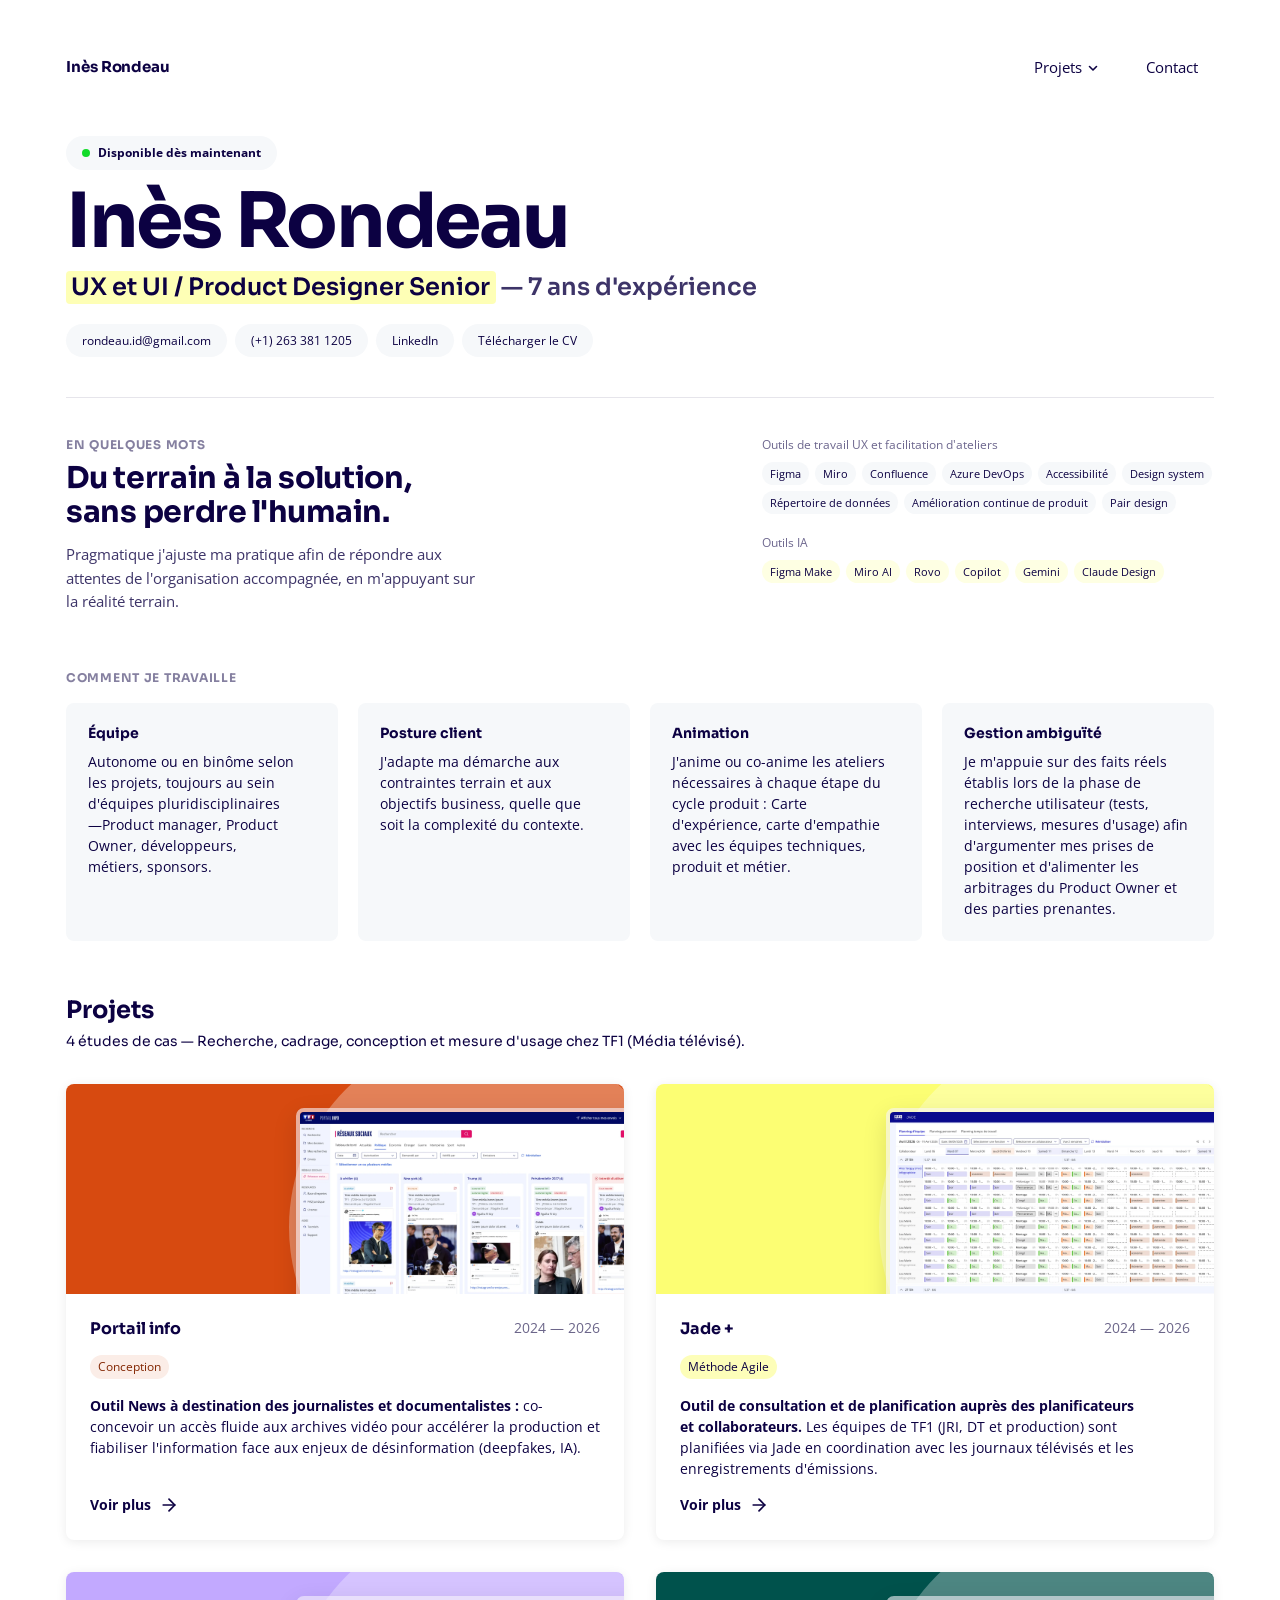
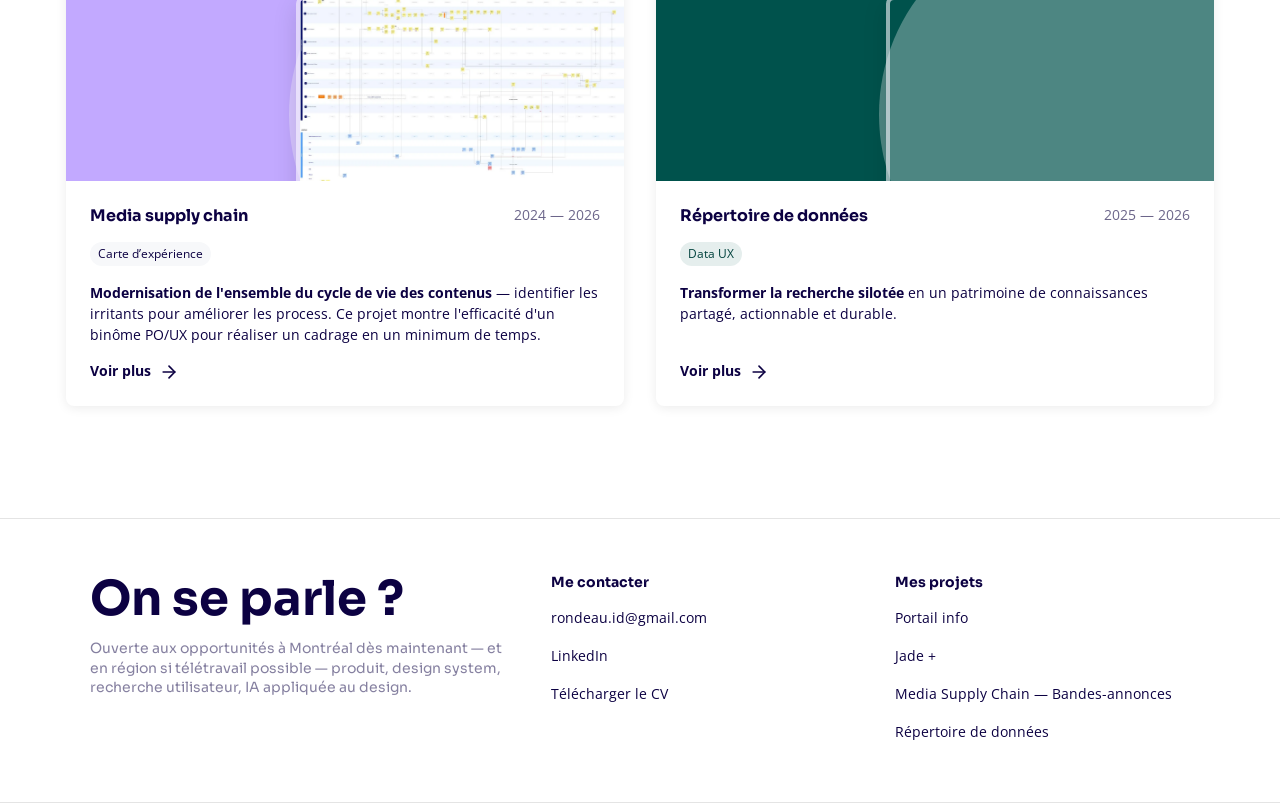
<file: index.html>
<!DOCTYPE html>
<html lang="fr">
<head>
  <meta charset="utf-8">
  <meta name="viewport" content="width=device-width, initial-scale=1">
  <title>Inès Rondeau — UX et UI / Product Designer Senior</title>
  <meta name="description" content="Portfolio d'Inès Rondeau, Product Designer Senior, 7 ans d'expérience. Études de cas Recherche, cadrage, conception et mesure d'usage chez TF1.">
  <link rel="stylesheet" href="styles.css">
  <script defer src="reveal.js"></script>
</head>
<body>

  <header class="page">
    <nav class="nav" aria-label="Principale">
      <a href="index.html" class="nav__brand">Inès Rondeau</a>
      <button type="button" class="nav__toggle" aria-label="Ouvrir le menu" aria-expanded="false">
        <span></span><span></span><span></span>
      </button>
      <div class="nav__links">
        <span class="nav__group">
          <button type="button" class="nav__trigger" aria-haspopup="true" aria-expanded="false">
            Projets
            <svg class="caret" viewBox="0 0 10 10" fill="none" aria-hidden="true"><path d="M1.5 3.5 L5 7 L8.5 3.5" stroke="currentColor" stroke-width="1.6" stroke-linecap="round" stroke-linejoin="round"></path></svg>
          </button>
          <div class="nav__dropdown" role="menu">
            <a href="projet-1-portail-info.html" role="menuitem">Portail info</a>
            <a href="projet-2-jade.html" role="menuitem">Jade +</a>
            <a href="projet-3-msc.html" role="menuitem">Media Supply Chain</a>
            <a href="projet-4-repertoire-donnees.html" role="menuitem">Répertoire de données</a>
          </div>
        </span>
        <a href="index.html#contact">Contact</a>
      </div>
    </nav>
  </header>

  <main>
    <!-- PROFIL -->
    <section class="profile-block" aria-labelledby="hero-title">
      <div class="profile-block__head">
        <div class="profile-block__title">
          <span class="pill-status" style="background-color: rgb(246, 248, 250)">Disponible dès maintenant</span>
          <h1 id="hero-title" class="profile-block__name">Inès Rondeau</h1>
          <p class="profile-block__role"><mark>UX et UI / Product Designer Senior</mark> — 7 ans d'expérience</p>
        </div>
        <div class="hero-home__links" role="list">
          <a class="chip" href="mailto:rondeau.id@gmail.com" role="listitem" style="background-color: rgb(246, 248, 250)">rondeau.id@gmail.com</a>
          <a class="chip" href="tel:+12633811205" role="listitem" style="background-color: rgb(246, 248, 250)">(+1) 263 381 1205</a>
          <a class="chip" href="https://www.linkedin.com/in/in%C3%A8s-rondeau-173500bb/" target="_blank" rel="noopener" role="listitem" style="background-color: rgb(246, 248, 250)">LinkedIn</a>
          <a class="chip" href="cv-ines-rondeau.html" role="listitem" style="background-color: rgb(246, 248, 250)">Télécharger le CV</a>
        </div>
      </div>

      <div class="profile-block__cols">
        <div class="profile-block__words">
          <div class="intro__eyebrow">En quelques mots</div>
          <h2>Du terrain à la solution, sans perdre l'humain.</h2>
          <p>Pragmatique j'ajuste ma pratique afin de répondre aux attentes de l'organisation accompagnée, en m'appuyant sur la réalité terrain.</p>
        </div>

        <aside class="profile-block__skills" aria-labelledby="skills">
          <h3 id="skills" class="visually-hidden" style="position:absolute;left:-9999px">Compétences</h3>

          <div class="intro__meta-label">Outils de travail UX et facilitation d'ateliers</div>
          <div class="tag-row">
            <span class="tag" style="background-color: rgb(246, 248, 250)">Figma</span>
            <span class="tag" style="background-color: rgb(246, 248, 250)">Miro</span>
            <span class="tag" style="background-color: rgb(246, 248, 250)">Confluence</span>
            <span class="tag" style="background-color: rgb(246, 248, 250)">Azure DevOps</span>
            <span class="tag" style="background-color: rgb(246, 248, 250)">Accessibilité</span>
            <span class="tag" style="background-color: rgb(246, 248, 250)">Design system</span>
            <span class="tag" style="background-color: rgb(246, 248, 250)">Répertoire de données</span>
            <span class="tag" style="background-color: rgb(246, 248, 250)">Amélioration continue de produit</span>
            <span class="tag" style="background-color: rgb(246, 248, 250)">Pair design</span>
          </div>

          <div class="intro__meta-label">Outils IA</div>
          <div class="tag-row">
            <span class="tag tag--ai" style="background-color: rgb(254, 255, 227)">Figma Make</span>
            <span class="tag tag--ai" style="background-color: rgb(254, 255, 227)">Miro AI</span>
            <span class="tag tag--ai" style="background-color: rgb(254, 255, 227)">Rovo</span>
            <span class="tag tag--ai" style="background-color: rgb(254, 255, 227)">Copilot</span>
            <span class="tag tag--ai" style="background-color: rgb(254, 255, 227)">Gemini</span>
            <span class="tag tag--ai" style="background-color: rgb(254, 255, 227)">Claude Design</span>
          </div>
        </aside>
      </div>
    </section>

    <!-- COMMENT JE TRAVAILLE (fond blanc) -->
    <section class="howiwork-section reveal">
      <div class="howiwork">
        <div class="howiwork__label">Comment je travaille</div>
        <ul class="howiwork__list">
          <li class="hw-card" style="background-color: rgb(246, 248, 250)">
            <h3 class="hw-card__title">Équipe</h3>
            <p class="hw-card__text">Autonome ou en binôme selon les projets, toujours au sein d'équipes pluridisciplinaires —Product manager, Product Owner, développeurs, métiers, sponsors.</p>
          </li>
          <li class="hw-card" style="background-color: rgb(246, 248, 250)">
            <h3 class="hw-card__title">Posture client</h3>
            <p class="hw-card__text">J'adapte ma démarche aux contraintes terrain et aux objectifs business, quelle que soit la complexité du contexte.</p>
          </li>
          <li class="hw-card" style="background-color: rgb(246, 248, 250)">
            <h3 class="hw-card__title">Animation</h3>
            <p class="hw-card__text">J'anime ou co-anime les ateliers nécessaires à chaque étape du cycle produit : Carte d'expérience, carte d'empathie avec les équipes techniques, produit et métier.</p>
          </li>
          <li class="hw-card" style="background-color: rgb(246, 248, 250)">
            <h3 class="hw-card__title">Gestion ambiguïté</h3>
            <p class="hw-card__text">Je m'appuie sur des faits réels établis lors de la phase de recherche utilisateur (tests, interviews, mesures d'usage) afin d'argumenter mes prises de position et d'alimenter les arbitrages du Product Owner et des parties prenantes.</p>
          </li>
        </ul>
      </div>
    </section>

    <!-- PROJETS -->
    <section class="projects reveal" id="projets" aria-labelledby="projets-title">
      <header class="projects__header">
        <h2 id="projets-title">Projets</h2>
        <p>4 études de cas — Recherche, cadrage, conception et mesure d'usage chez TF1 (Média télévisé).</p>
      </header>

      <div class="cards reveal-stagger">
        <a class="card" href="projet-1-portail-info.html">
          <div class="card__media" style="background: var(--orange);">
            <img loading="lazy" decoding="async" src="assets/portail-info-hero.webp" alt="Aperçu de l'outil Portail info">
          </div>
          <div class="card__body">
            <div class="card__title-row">
              <h3 class="card__title">Portail info</h3>
              <span class="card__date" style="color: rgb(108, 102, 138)">2024 — 2026</span>
            </div>
            <span class="card__pill pill--orange">Conception</span>
            <p class="card__desc">
              <strong>Outil News à destination des journalistes et documentalistes :</strong>
              co-concevoir un accès fluide aux archives vidéo pour accélérer la production
              et fiabiliser l'information face aux enjeux de désinformation (deepfakes, IA).
            </p>
            <span class="card__more">
              Voir plus
              <svg width="20" height="20" viewBox="0 0 24 24" fill="none" stroke="currentColor" stroke-width="2" stroke-linecap="round" stroke-linejoin="round" aria-hidden="true"><line x1="5" y1="12" x2="19" y2="12"></line><polyline points="12 5 19 12 12 19"></polyline></svg>
            </span>
          </div>
        </a>

        <a class="card" href="projet-2-jade.html">
          <div class="card__media" style="background: var(--yellow);">
            <img loading="lazy" decoding="async" src="assets/jade-hero-new.webp" alt="Aperçu du planning d'équipe Jade+">
          </div>
          <div class="card__body">
            <div class="card__title-row">
              <h3 class="card__title">Jade +</h3>
              <span class="card__date" style="color: rgb(108, 102, 138)">2024 — 2026</span>
            </div>
            <span class="card__pill pill--yellow">Méthode Agile</span>
            <p class="card__desc">
              <strong>Outil de consultation et de planification auprès des planificateurs et collaborateurs.</strong>
              Les équipes de TF1 (JRI, DT et production) sont planifiées via Jade en coordination avec les
              journaux télévisés et les enregistrements d'émissions.
            </p>
            <span class="card__more">
              Voir plus
              <svg width="20" height="20" viewBox="0 0 24 24" fill="none" stroke="currentColor" stroke-width="2" stroke-linecap="round" stroke-linejoin="round" aria-hidden="true"><line x1="5" y1="12" x2="19" y2="12"></line><polyline points="12 5 19 12 12 19"></polyline></svg>
            </span>
          </div>
        </a>

        <a class="card" href="projet-3-msc.html">
          <div class="card__media" style="background: var(--purple);">
            <img loading="lazy" decoding="async" src="assets/msc-hero.webp" alt="Aperçu de la cartographie Media Supply Chain">
          </div>
          <div class="card__body">
            <div class="card__title-row">
              <h3 class="card__title">Media supply chain</h3>
              <span class="card__date"><span style="color: #6C668A">2024 — 2026</span></span>
            </div>
            <span class="card__pill pill--purple">Carte d’expérience</span>
            <p class="card__desc">
              <strong>Modernisation de l'ensemble du cycle de vie des contenus</strong> —
              identifier les irritants pour améliorer les process. Ce projet montre l'efficacité
              d'un binôme PO/UX pour réaliser un cadrage en un minimum de temps.
            </p>
            <span class="card__more">
              Voir plus
              <svg width="20" height="20" viewBox="0 0 24 24" fill="none" stroke="currentColor" stroke-width="2" stroke-linecap="round" stroke-linejoin="round" aria-hidden="true"><line x1="5" y1="12" x2="19" y2="12"></line><polyline points="12 5 19 12 12 19"></polyline></svg>
            </span>
          </div>
        </a>

        <a class="card" href="projet-4-repertoire-donnees.html">
          <div class="card__media" style="background: var(--green);">
            <img loading="lazy" decoding="async" src="assets/repository-hero-new.webp" alt="Aperçu du répertoire de données">
          </div>
          <div class="card__body">
            <div class="card__title-row">
              <h3 class="card__title">Répertoire de données</h3>
              <span class="card__date" style="color: rgb(108, 102, 138)">2025 — 2026</span>
            </div>
            <span class="card__pill pill--green">Data UX</span>
            <p class="card__desc">
              <strong>Transformer la recherche silotée</strong> en un patrimoine de connaissances
              partagé, actionnable et durable.
            </p>
            <span class="card__more">
              Voir plus
              <svg width="20" height="20" viewBox="0 0 24 24" fill="none" stroke="currentColor" stroke-width="2" stroke-linecap="round" stroke-linejoin="round" aria-hidden="true"><line x1="5" y1="12" x2="19" y2="12"></line><polyline points="12 5 19 12 12 19"></polyline></svg>
            </span>
          </div>
        </a>
      </div>
    </section>

    <!-- FOOTER -->
    <footer class="footer reveal" id="contact">
      <div class="footer__inner">
        <div>
          <h2 class="footer__title">On se parle ?</h2>
          <p class="footer__lead">
            Ouverte aux opportunités à Montréal dès maintenant — et en région si télétravail possible — produit, design system,
            recherche utilisateur, IA appliquée au design.
          </p>
        </div>
        <div>
          <h3 class="footer__heading">Me contacter</h3>
          <ul class="footer__list">
            <li><a href="mailto:rondeau.id@gmail.com">rondeau.id@gmail.com</a></li>
            <li><a href="https://www.linkedin.com/in/in%C3%A8s-rondeau-173500bb/" target="_blank" rel="noopener">LinkedIn</a></li>
            <li><a href="cv-ines-rondeau.html">Télécharger le CV</a></li>
          </ul>
        </div>
        <div>
          <h3 class="footer__heading">Mes projets</h3>
          <ul class="footer__list">
            <li><a href="projet-1-portail-info.html">Portail info</a></li>
            <li><a href="projet-2-jade.html">Jade +</a></li>
            <li><a href="projet-3-msc.html">Media Supply Chain — Bandes-annonces</a></li>
            <li><a href="projet-4-repertoire-donnees.html">Répertoire de données</a></li>
          </ul>
        </div>
      </div>
    </footer>
  </main>

  <script>
    /* Safety net: the hero uses a CSS entrance animation that animates only
       TO the visible state. In a bundled/offline build the animation timeline
       can desync and leave the hero stuck at opacity:0. This guarantees the
       hero becomes visible. On the live site the animation completes (~1.7s)
       well before this fires, so the opacity check makes it a no-op. */
    (function () {
      function ensureHeroVisible() {
        document.querySelectorAll('.hero-home > *, .project-hero__grid > *').forEach(function (el) {
          if (parseFloat(getComputedStyle(el).opacity) < 1) {
            el.style.opacity = '1';
            el.style.transform = 'none';
          }
        });
      }
      [2000, 3500, 5000].forEach(function (t) { setTimeout(ensureHeroVisible, t); });
    })();
  </script>



</body></html>
</file>
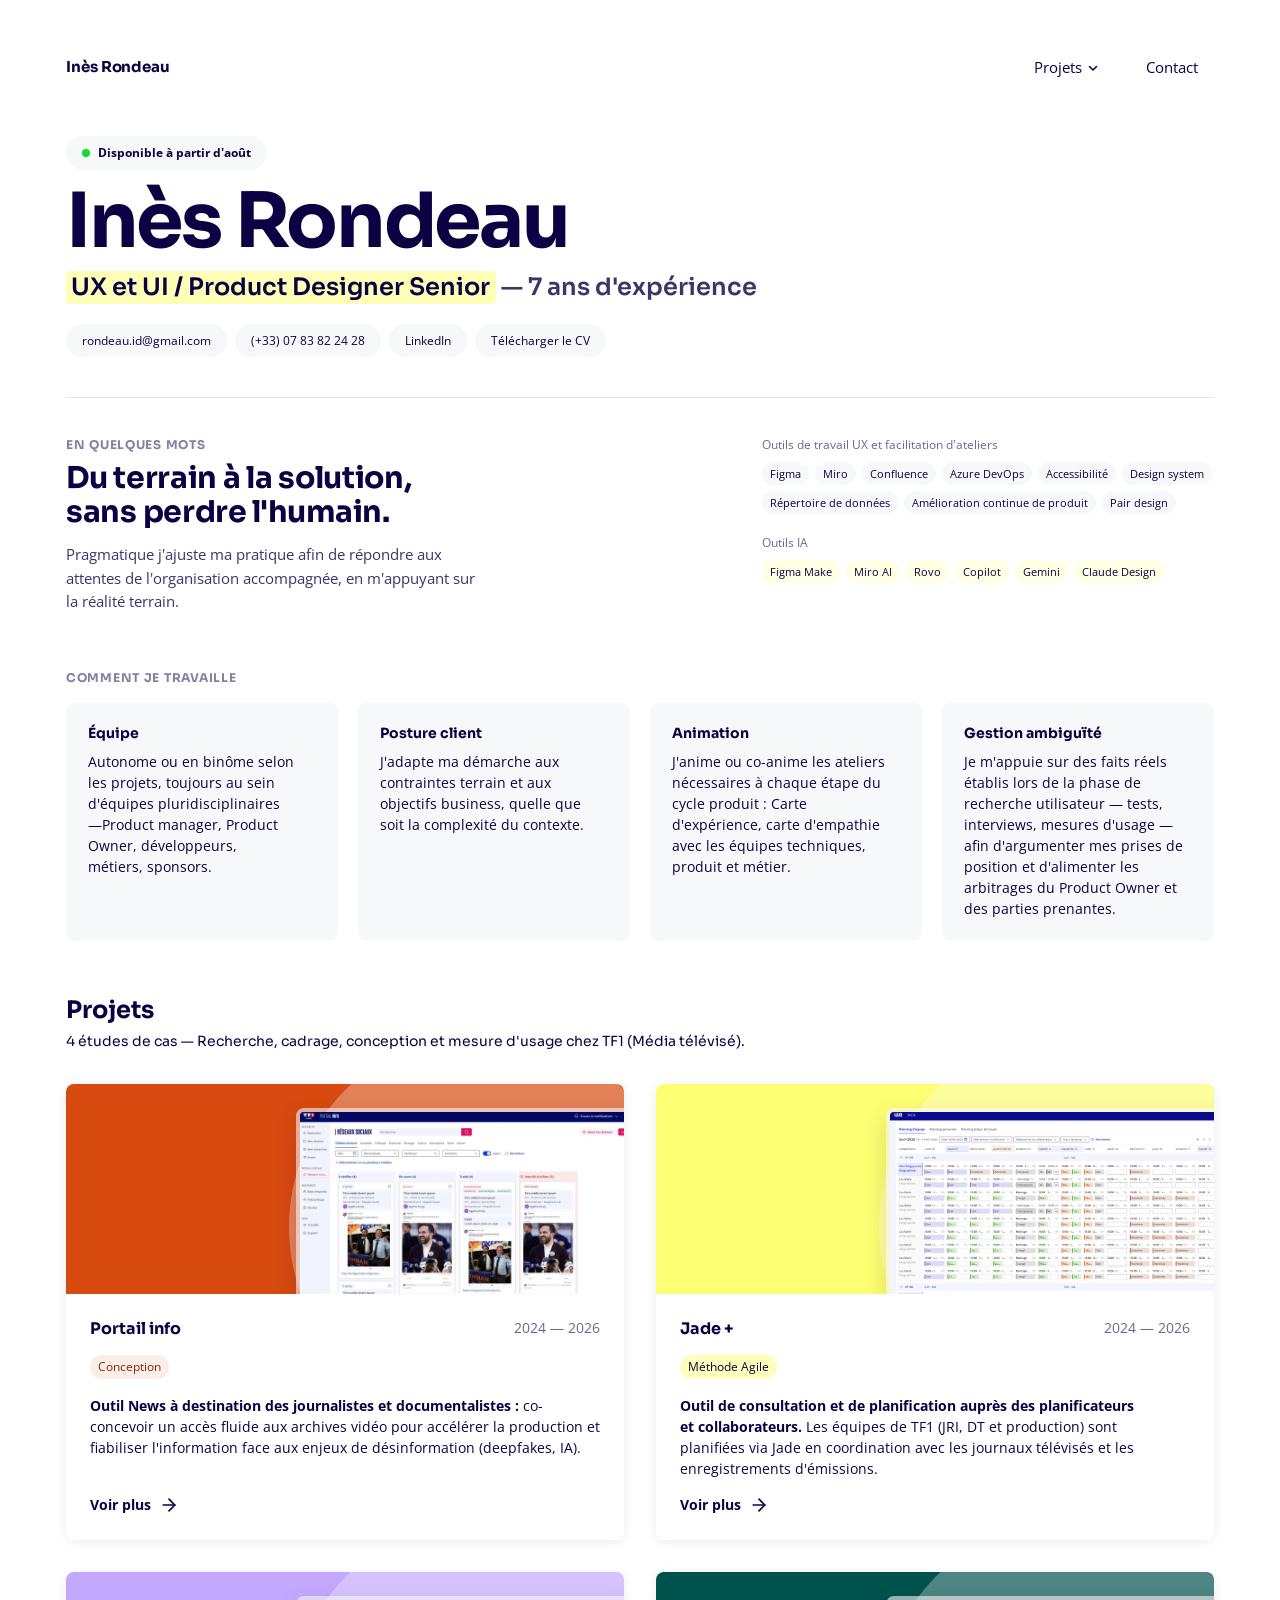
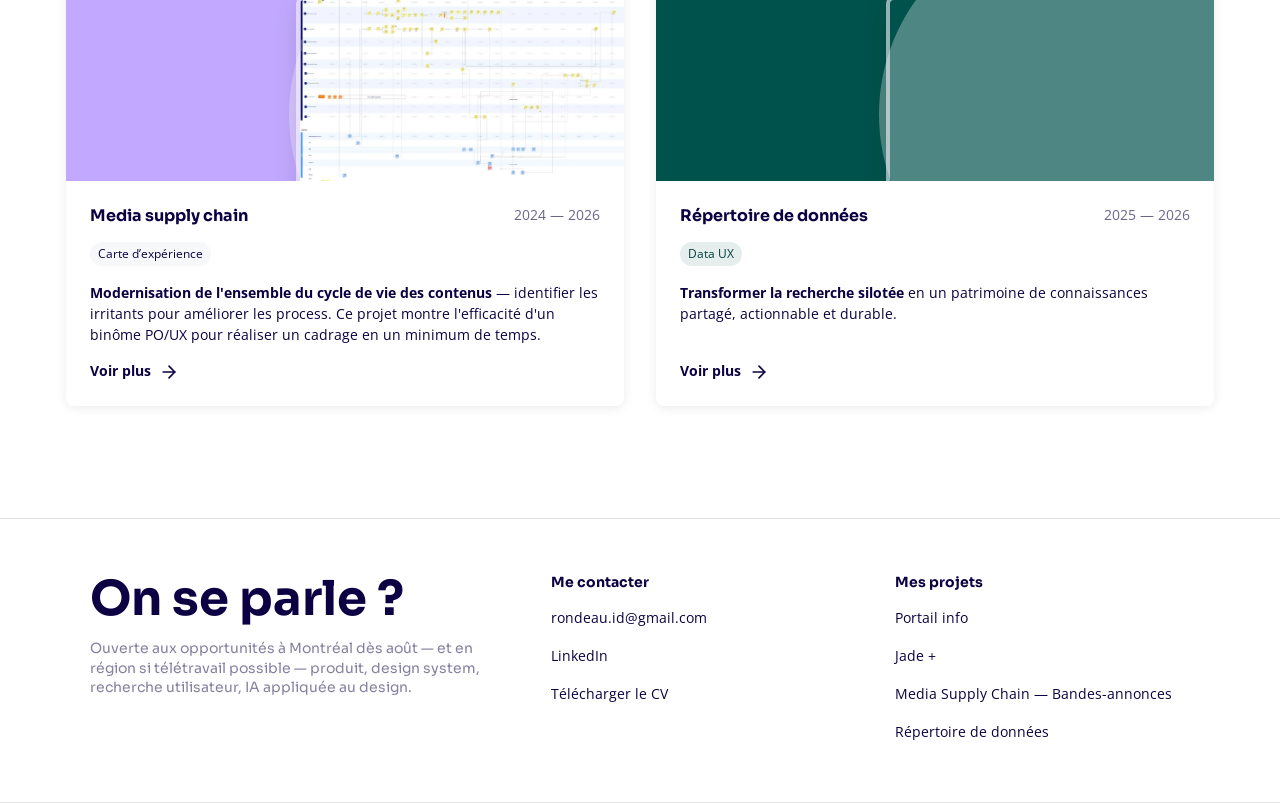
<file: github-export/index.html>
<!DOCTYPE html>
<html lang="fr">
<head>
  <meta charset="utf-8">
  <meta name="viewport" content="width=device-width, initial-scale=1">
  <title>Inès Rondeau — UX et UI / Product Designer Senior</title>
  <meta name="description" content="Portfolio d'Inès Rondeau, Product Designer Senior, 7 ans d'expérience. Études de cas Recherche, cadrage, conception et mesure d'usage chez TF1.">
  <link rel="stylesheet" href="styles.css">
  <script defer src="reveal.js"></script>
</head>
<body>

  <header class="page">
    <nav class="nav" aria-label="Principale">
      <a href="index.html" class="nav__brand">Inès Rondeau</a>
      <button type="button" class="nav__toggle" aria-label="Ouvrir le menu" aria-expanded="false">
        <span></span><span></span><span></span>
      </button>
      <div class="nav__links">
        <span class="nav__group">
          <button type="button" class="nav__trigger" aria-haspopup="true" aria-expanded="false">
            Projets
            <svg class="caret" viewBox="0 0 10 10" fill="none" aria-hidden="true"><path d="M1.5 3.5 L5 7 L8.5 3.5" stroke="currentColor" stroke-width="1.6" stroke-linecap="round" stroke-linejoin="round"></path></svg>
          </button>
          <div class="nav__dropdown" role="menu">
            <a href="projet-1-portail-info.html" role="menuitem">Portail info</a>
            <a href="projet-2-jade.html" role="menuitem">Jade +</a>
            <a href="projet-3-msc.html" role="menuitem">Media Supply Chain</a>
            <a href="projet-4-repertoire-donnees.html" role="menuitem">Répertoire de données</a>
          </div>
        </span>
        <a href="index.html#contact">Contact</a>
      </div>
    </nav>
  </header>

  <main>
    <!-- PROFIL -->
    <section class="profile-block" aria-labelledby="hero-title">
      <div class="profile-block__head">
        <div class="profile-block__title">
          <span class="pill-status" style="background-color: rgb(246, 248, 250)">Disponible à partir d'août</span>
          <h1 id="hero-title" class="profile-block__name">Inès Rondeau</h1>
          <p class="profile-block__role"><mark>UX et UI / Product Designer Senior</mark> — 7 ans d'expérience</p>
        </div>
        <div class="hero-home__links" role="list">
          <a class="chip" href="mailto:rondeau.id@gmail.com" role="listitem" style="background-color: rgb(246, 248, 250)">rondeau.id@gmail.com</a>
          <a class="chip" href="tel:+33783822428" role="listitem" style="background-color: rgb(246, 248, 250)">(+33) 07 83 82 24 28</a>
          <a class="chip" href="https://www.linkedin.com/in/in%C3%A8s-rondeau-173500bb/" target="_blank" rel="noopener" role="listitem" style="background-color: rgb(246, 248, 250)">LinkedIn</a>
          <a class="chip" href="cv-ines-rondeau.html" role="listitem" style="background-color: rgb(246, 248, 250)">Télécharger le CV</a>
        </div>
      </div>

      <div class="profile-block__cols">
        <div class="profile-block__words">
          <div class="intro__eyebrow">En quelques mots</div>
          <h2>Du terrain à la solution, sans perdre l'humain.</h2>
          <p>Pragmatique j'ajuste ma pratique afin de répondre aux attentes de l'organisation accompagnée, en m'appuyant sur la réalité terrain.</p>
        </div>

        <aside class="profile-block__skills" aria-labelledby="skills">
          <h3 id="skills" class="visually-hidden" style="position:absolute;left:-9999px">Compétences</h3>

          <div class="intro__meta-label">Outils de travail UX et facilitation d'ateliers</div>
          <div class="tag-row">
            <span class="tag" style="background-color: rgb(246, 248, 250)">Figma</span>
            <span class="tag" style="background-color: rgb(246, 248, 250)">Miro</span>
            <span class="tag" style="background-color: rgb(246, 248, 250)">Confluence</span>
            <span class="tag" style="background-color: rgb(246, 248, 250)">Azure DevOps</span>
            <span class="tag" style="background-color: rgb(246, 248, 250)">Accessibilité</span>
            <span class="tag" style="background-color: rgb(246, 248, 250)">Design system</span>
            <span class="tag" style="background-color: rgb(246, 248, 250)">Répertoire de données</span>
            <span class="tag" style="background-color: rgb(246, 248, 250)">Amélioration continue de produit</span>
            <span class="tag" style="background-color: rgb(246, 248, 250)">Pair design</span>
          </div>

          <div class="intro__meta-label">Outils IA</div>
          <div class="tag-row">
            <span class="tag tag--ai" style="background-color: rgb(254, 255, 227)">Figma Make</span>
            <span class="tag tag--ai" style="background-color: rgb(254, 255, 227)">Miro AI</span>
            <span class="tag tag--ai" style="background-color: rgb(254, 255, 227)">Rovo</span>
            <span class="tag tag--ai" style="background-color: rgb(254, 255, 227)">Copilot</span>
            <span class="tag tag--ai" style="background-color: rgb(254, 255, 227)">Gemini</span>
            <span class="tag tag--ai" style="background-color: rgb(254, 255, 227)">Claude Design</span>
          </div>
        </aside>
      </div>
    </section>

    <!-- COMMENT JE TRAVAILLE (fond blanc) -->
    <section class="howiwork-section reveal">
      <div class="howiwork">
        <div class="howiwork__label">Comment je travaille</div>
        <ul class="howiwork__list">
          <li class="hw-card" style="background-color: rgb(246, 248, 250)">
            <h3 class="hw-card__title">Équipe</h3>
            <p class="hw-card__text">Autonome ou en binôme selon les projets, toujours au sein d'équipes pluridisciplinaires —Product manager, Product Owner, développeurs, métiers, sponsors.</p>
          </li>
          <li class="hw-card" style="background-color: rgb(246, 248, 250)">
            <h3 class="hw-card__title">Posture client</h3>
            <p class="hw-card__text">J'adapte ma démarche aux contraintes terrain et aux objectifs business, quelle que soit la complexité du contexte.</p>
          </li>
          <li class="hw-card" style="background-color: rgb(246, 248, 250)">
            <h3 class="hw-card__title">Animation</h3>
            <p class="hw-card__text">J'anime ou co-anime les ateliers nécessaires à chaque étape du cycle produit : Carte d'expérience, carte d'empathie avec les équipes techniques, produit et métier.</p>
          </li>
          <li class="hw-card" style="background-color: rgb(246, 248, 250)">
            <h3 class="hw-card__title">Gestion ambiguïté</h3>
            <p class="hw-card__text">Je m'appuie sur des faits réels établis lors de la phase de recherche utilisateur — tests, interviews, mesures d'usage — afin d'argumenter mes prises de position et d'alimenter les arbitrages du Product Owner et des parties prenantes.</p>
          </li>
        </ul>
      </div>
    </section>

    <!-- PROJETS -->
    <section class="projects reveal" id="projets" aria-labelledby="projets-title">
      <header class="projects__header">
        <h2 id="projets-title">Projets</h2>
        <p>4 études de cas — Recherche, cadrage, conception et mesure d'usage chez TF1 (Média télévisé).</p>
      </header>

      <div class="cards reveal-stagger">
        <a class="card" href="projet-1-portail-info.html">
          <div class="card__media" style="background: var(--orange);">
            <img loading="lazy" decoding="async" src="assets/portail-info-hero.webp" alt="Aperçu de l'outil Portail info">
          </div>
          <div class="card__body">
            <div class="card__title-row">
              <h3 class="card__title">Portail info</h3>
              <span class="card__date" style="color: rgb(108, 102, 138)">2024 — 2026</span>
            </div>
            <span class="card__pill pill--orange">Conception</span>
            <p class="card__desc">
              <strong>Outil News à destination des journalistes et documentalistes :</strong>
              co-concevoir un accès fluide aux archives vidéo pour accélérer la production
              et fiabiliser l'information face aux enjeux de désinformation (deepfakes, IA).
            </p>
            <span class="card__more">
              Voir plus
              <svg width="20" height="20" viewBox="0 0 24 24" fill="none" stroke="currentColor" stroke-width="2" stroke-linecap="round" stroke-linejoin="round" aria-hidden="true"><line x1="5" y1="12" x2="19" y2="12"></line><polyline points="12 5 19 12 12 19"></polyline></svg>
            </span>
          </div>
        </a>

        <a class="card" href="projet-2-jade.html">
          <div class="card__media" style="background: var(--yellow);">
            <img loading="lazy" decoding="async" src="assets/jade-hero-new.webp" alt="Aperçu du planning d'équipe Jade+">
          </div>
          <div class="card__body">
            <div class="card__title-row">
              <h3 class="card__title">Jade +</h3>
              <span class="card__date" style="color: rgb(108, 102, 138)">2024 — 2026</span>
            </div>
            <span class="card__pill pill--yellow">Méthode Agile</span>
            <p class="card__desc">
              <strong>Outil de consultation et de planification auprès des planificateurs et collaborateurs.</strong>
              Les équipes de TF1 (JRI, DT et production) sont planifiées via Jade en coordination avec les
              journaux télévisés et les enregistrements d'émissions.
            </p>
            <span class="card__more">
              Voir plus
              <svg width="20" height="20" viewBox="0 0 24 24" fill="none" stroke="currentColor" stroke-width="2" stroke-linecap="round" stroke-linejoin="round" aria-hidden="true"><line x1="5" y1="12" x2="19" y2="12"></line><polyline points="12 5 19 12 12 19"></polyline></svg>
            </span>
          </div>
        </a>

        <a class="card" href="projet-3-msc.html">
          <div class="card__media" style="background: var(--purple);">
            <img loading="lazy" decoding="async" src="assets/msc-hero.webp" alt="Aperçu de la cartographie Media Supply Chain">
          </div>
          <div class="card__body">
            <div class="card__title-row">
              <h3 class="card__title">Media supply chain</h3>
              <span class="card__date"><span style="color: #6C668A">2024 — 2026</span></span>
            </div>
            <span class="card__pill pill--purple">Carte d’expérience</span>
            <p class="card__desc">
              <strong>Modernisation de l'ensemble du cycle de vie des contenus</strong> —
              identifier les irritants pour améliorer les process. Ce projet montre l'efficacité
              d'un binôme PO/UX pour réaliser un cadrage en un minimum de temps.
            </p>
            <span class="card__more">
              Voir plus
              <svg width="20" height="20" viewBox="0 0 24 24" fill="none" stroke="currentColor" stroke-width="2" stroke-linecap="round" stroke-linejoin="round" aria-hidden="true"><line x1="5" y1="12" x2="19" y2="12"></line><polyline points="12 5 19 12 12 19"></polyline></svg>
            </span>
          </div>
        </a>

        <a class="card" href="projet-4-repertoire-donnees.html">
          <div class="card__media" style="background: var(--green);">
            <img loading="lazy" decoding="async" src="assets/repository-hero-new.webp" alt="Aperçu du répertoire de données">
          </div>
          <div class="card__body">
            <div class="card__title-row">
              <h3 class="card__title">Répertoire de données</h3>
              <span class="card__date" style="color: rgb(108, 102, 138)">2025 — 2026</span>
            </div>
            <span class="card__pill pill--green">Data UX</span>
            <p class="card__desc">
              <strong>Transformer la recherche silotée</strong> en un patrimoine de connaissances
              partagé, actionnable et durable.
            </p>
            <span class="card__more">
              Voir plus
              <svg width="20" height="20" viewBox="0 0 24 24" fill="none" stroke="currentColor" stroke-width="2" stroke-linecap="round" stroke-linejoin="round" aria-hidden="true"><line x1="5" y1="12" x2="19" y2="12"></line><polyline points="12 5 19 12 12 19"></polyline></svg>
            </span>
          </div>
        </a>
      </div>
    </section>

    <!-- FOOTER -->
    <footer class="footer reveal" id="contact">
      <div class="footer__inner">
        <div>
          <h2 class="footer__title">On se parle ?</h2>
          <p class="footer__lead">
            Ouverte aux opportunités à Montréal dès août — et en région si télétravail possible — produit, design system,
            recherche utilisateur, IA appliquée au design.
          </p>
        </div>
        <div>
          <h3 class="footer__heading">Me contacter</h3>
          <ul class="footer__list">
            <li><a href="mailto:rondeau.id@gmail.com">rondeau.id@gmail.com</a></li>
            <li><a href="https://www.linkedin.com/in/in%C3%A8s-rondeau-173500bb/" target="_blank" rel="noopener">LinkedIn</a></li>
            <li><a href="cv-ines-rondeau.html">Télécharger le CV</a></li>
          </ul>
        </div>
        <div>
          <h3 class="footer__heading">Mes projets</h3>
          <ul class="footer__list">
            <li><a href="projet-1-portail-info.html">Portail info</a></li>
            <li><a href="projet-2-jade.html">Jade +</a></li>
            <li><a href="projet-3-msc.html">Media Supply Chain — Bandes-annonces</a></li>
            <li><a href="projet-4-repertoire-donnees.html">Répertoire de données</a></li>
          </ul>
        </div>
      </div>
    </footer>
  </main>

  <script>
    /* Safety net: the hero uses a CSS entrance animation that animates only
       TO the visible state. In a bundled/offline build the animation timeline
       can desync and leave the hero stuck at opacity:0. This guarantees the
       hero becomes visible. On the live site the animation completes (~1.7s)
       well before this fires, so the opacity check makes it a no-op. */
    (function () {
      function ensureHeroVisible() {
        document.querySelectorAll('.hero-home > *, .project-hero__grid > *').forEach(function (el) {
          if (parseFloat(getComputedStyle(el).opacity) < 1) {
            el.style.opacity = '1';
            el.style.transform = 'none';
          }
        });
      }
      [2000, 3500, 5000].forEach(function (t) { setTimeout(ensureHeroVisible, t); });
    })();
  </script>



</body></html>
</file>
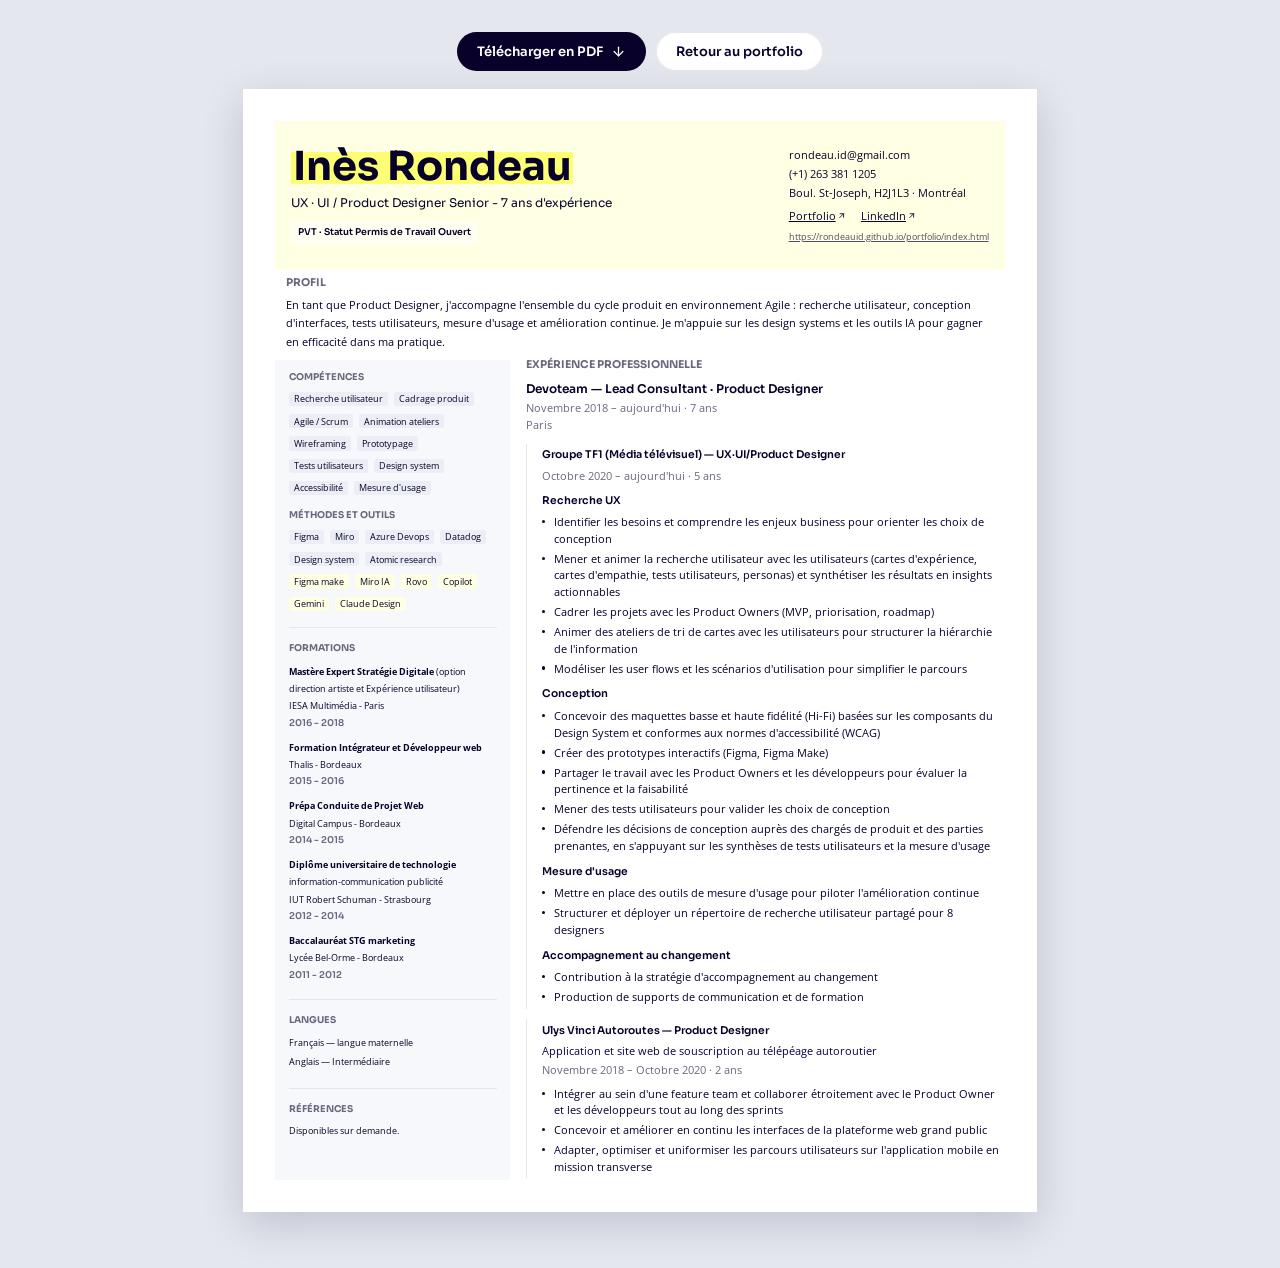
<file: cv-ines-rondeau.html>
<!DOCTYPE html>
<html lang="fr">
<head>
  <meta charset="UTF-8">
  <meta name="viewport" content="width=device-width, initial-scale=1">
  <title>CV — Inès Rondeau · UX et UI / Product Designer Senior</title>
  <link rel="preconnect" href="https://fonts.googleapis.com">
  <link rel="preconnect" href="https://fonts.gstatic.com" crossorigin="">
  <link href="https://fonts.googleapis.com/css2?family=Sora:wght@400;600;700&amp;family=Open+Sans:ital,wght@0,400;0,600;0,700;1,400&amp;display=swap" rel="stylesheet">
  <style>
    :root{
      --ink:#08012A;          /* rgb(8,1,42)      */
      --band:#FEFFE3;         /* rgb(254,255,227) header + tags IA */
      --hl:#FCFE73;           /* rgb(252,254,115) surlignage nom   */
      --side:rgba(235,238,244,.4); /* rgb(235,238,244) @40%        */
      --tag:#EBEEF4;          /* rgb(235,238,244) fond tag         */
      --label:#6B677F;        /* rgb(107,103,127) libellés (uppercase) */
      --label-dk:#6B677F;     /* rgb(107,103,127) dates / méta       */
      --line:#E7E6EC;         /* rgb(231,230,236) filets + cartes  */
      --ulys-sub:#0C0142;     /* rgb(12,1,66)                       */
    }
    *{box-sizing:border-box;margin:0;padding:0;}

    html,body{
      background:#E4E7EE;
      font-family:'Open Sans',sans-serif;
      color:var(--ink);
      -webkit-font-smoothing:antialiased;
      text-rendering:optimizeLegibility;
    }

    /* screen scaffold */
    .stage{
      display:flex;
      flex-direction:column;
      align-items:center;
      gap:18px;
      padding:32px 16px 56px;
    }
    .toolbar{ display:flex; gap:10px; align-items:center; flex-wrap:wrap; justify-content:center; }

    /* Frame that scales the fixed A4 page down to fit any screen without
       distorting the layout. Holds the scaled height so there's no gap. */
    .cv-frame{ width:100%; max-width:595pt; }
    .toolbar .btn{
      font-family:'Sora',sans-serif;
      font-weight:600;
      font-size:13px;
      color:#fff;
      background:var(--ink);
      border:none;
      border-radius:46px;
      padding:11px 20px;
      cursor:pointer;
      display:inline-flex;
      align-items:center;
      gap:8px;
      text-decoration:none;
      transition:background .15s ease,color .15s ease,box-shadow .15s ease;
    }
    .toolbar .btn:hover{background:#1E1264;}
    .toolbar .btn--ghost{
      background:#fff;
      color:var(--ink);
      box-shadow:inset 0 0 0 1px var(--line);
    }
    .toolbar .btn--ghost:hover{
      background:var(--ink);
      color:#fff;
      box-shadow:inset 0 0 0 1px var(--ink);
    }

    /* ── A4 page : 595 × 842 (pt = px Figma) ──────────────────── */
    .cv{
      width:595pt;
      height:842pt;
      background:#fff;
      padding:24pt;
      position:relative;
      box-shadow:0 12px 40px rgba(8,1,42,.16);
      display:flex;
      flex-direction:column;
      gap:6pt;
      transform-origin:top left;
    }

    /* ── Header (bandeau jaune pâle) ──────────────────────────── */
    .head{
      background:var(--band);
      display:flex;
      justify-content:space-between;
      align-items:center;
      gap:14pt;
      padding:19pt 12pt;
    }
    .head__id{display:flex;flex-direction:column;gap:7pt;align-items:flex-start;}
    .name{
      font-family:'Sora',sans-serif;
      font-weight:700;
      font-size:30pt;
      line-height:1;
      color:var(--ink);
      display:inline;
      background:linear-gradient(transparent 12%, var(--hl) 12%, var(--hl) 92%, transparent 92%);
      -webkit-box-decoration-break:clone;
      box-decoration-break:clone;
      padding:0 1pt;
    }
    .role{
      font-family:'Sora',sans-serif;
      font-weight:400;
      font-size:9pt;
      line-height:1;
      color:var(--ink);
    }
    .status span{
      font-family:'Sora',sans-serif;
      font-weight:600;
      font-size:7pt;
      line-height:1;
      color:var(--ink);
      background:#FFFFF1;
      border:.4pt solid var(--line);
      border-radius:2pt;
      padding:4pt;
      display:inline-block;
    }
    .head__contact{
      text-align:left;
      font-family:'Open Sans',sans-serif;
      font-size:8pt;
      font-style:normal;
      font-weight:400;
      line-height:14pt;
      color:var(--ink);
      display:flex;
      flex-direction:column;
      gap:4pt;
    }
    .head__contact a{color:inherit;text-decoration:none;}
    .head__contact .links{display:flex;gap:11pt;}
    .head__contact .links a{
      text-decoration:underline;
      font-size:8pt;
      line-height:12pt;
      display:inline-flex;
      align-items:center;
      gap:1pt;
    }
    .head__contact .head__url{
      font-size:7pt;
      line-height:12pt;
      color:#524D6A;
      text-decoration:underline;
    }
    .ext{width:7pt;height:7pt;flex:0 0 auto;}

    /* ── Body : sidebar + main ────────────────────────────────── */
    .body{ display:flex; gap:8pt; flex:1; min-height:0; }

    /* ── Sidebar ──────────────────────────────────────────────── */
    .side{
      width:176pt;
      flex:0 0 176pt;
      border-radius:1pt;
      background:var(--side);
      padding:10pt;
      display:flex;
      flex-direction:column;
      gap:12pt;
    }
    .label{
      font-family:'Sora',sans-serif;
      font-weight:700;
      font-size:7pt;
      line-height:1;
      color:var(--label);
      text-transform:uppercase;
    }
    .label--lc{text-transform:uppercase;}
    .block{display:flex;flex-direction:column;gap:7pt;align-items:flex-start;}

    .tags{display:flex;flex-wrap:wrap;gap:6pt 4pt;align-items:center;}
    .tag{
      font-family:'Open Sans',sans-serif;
      font-size:9px;
      line-height:1;
      background:var(--tag);
      border-radius:2pt;
      padding:2pt 4pt;
      white-space:nowrap;
      color:var(--ink);
    }
    .tag--ai{background:var(--band);}

    .hr{height:0;border:none;border-top:.5pt solid var(--line);align-self:stretch;}

    .formation{display:flex;flex-direction:column;gap:6pt;}
    .edu{display:flex;flex-direction:column;}
    .edu .deg{font-family:'Open Sans',sans-serif;font-size:7pt;line-height:13pt;color:var(--ink);}
    .edu .deg strong{font-weight:700;}
    .edu .yr{font-family:'Sora',sans-serif;font-weight:600;font-size:7pt;line-height:12pt;color:var(--label-dk);}
    .block p{font-family:'Open Sans',sans-serif;font-size:7pt;line-height:14pt;color:var(--ink);}
    .block p.tight{line-height:12pt;}

    /* ── Main column ──────────────────────────────────────────── */
    .main{ flex:1; min-width:0; padding-left:4pt; display:flex; flex-direction:column; gap:12pt; }
    .sec{display:flex;flex-direction:column;gap:7pt;}
    .label--profil{font-size:8pt;color:var(--label);}
    .label--exp{font-size:8pt;color:var(--label);}
    .profile{font-family:'Open Sans',sans-serif;font-size:8pt;line-height:14pt;color:var(--ink);}
    .sec--profil{padding:0 8pt;gap:5pt;}

    .exp{display:flex;flex-direction:column;gap:8pt;}
    .exp__lead{display:flex;flex-direction:column;gap:1pt;}
    .exp__org{font-family:'Sora',sans-serif;font-weight:600;font-size:9pt;line-height:14pt;color:var(--ink);}
    .exp__meta{font-family:'Open Sans',sans-serif;font-size:8pt;line-height:12pt;color:var(--label-dk);}

    .card{
      border-left:.75pt solid var(--line);
      padding:2pt 0 2pt 11pt;
      display:flex;
      flex-direction:column;
      gap:6pt;
    }
    .card__head{display:flex;flex-direction:column;gap:2pt;}
    .card__title{font-family:'Sora',sans-serif;font-weight:600;font-size:8pt;line-height:14pt;color:var(--ink);}
    .card__sub{font-family:'Open Sans',sans-serif;font-size:8pt;line-height:12pt;color:var(--ulys-sub);}
    .card__date{font-family:'Open Sans',sans-serif;font-size:8pt;line-height:12pt;color:var(--label-dk);}

    .subsec{display:flex;flex-direction:column;gap:3pt;}
    .subsec__title{font-family:'Sora',sans-serif;font-weight:600;font-size:8pt;line-height:14pt;color:var(--ink);}

    .bullets{list-style:none;display:flex;flex-direction:column;gap:2.5pt;}
    .bullets li{
      position:relative;
      font-family:'Open Sans',sans-serif;
      font-size:8pt;
      line-height:12.5pt;
      color:var(--ink);
      padding-left:9pt;
    }
    .bullets li::before{
      content:"";
      position:absolute;
      left:0;top:4.3pt;
      width:2.4pt;height:2.4pt;border-radius:50%;
      background:var(--ink);
    }

    /* ── Print ────────────────────────────────────────────────── */
    @page{size:A4;margin:0;}
    @media print{
      html,body{background:#fff;}
      .stage{padding:0;gap:0;}
      .toolbar{display:none;}
      .cv-frame{max-width:none;width:auto;height:auto !important;}
      .cv{box-shadow:none;transform:none !important;}
    }
  </style>
</head>
<body>
  <div class="stage">
    <div class="toolbar">
      <button type="button" class="btn" onclick="window.print()">
        Télécharger en PDF
        <svg width="15" height="15" viewBox="0 0 24 24" fill="none" stroke="currentColor" stroke-width="2" stroke-linecap="round" stroke-linejoin="round" aria-hidden="true"><line x1="12" y1="5" x2="12" y2="19"></line><polyline points="5 12 12 19 19 12"></polyline></svg>
      </button>
      <a class="btn btn--ghost" href="index.html">Retour au portfolio</a>
    </div>

    <!-- ============================ CV A4 ============================ -->
    <div class="cv-frame">
    <article class="cv" aria-label="CV d'Inès Rondeau">

      <!-- Header -->
      <header class="head">
        <div class="head__id">
          <h1 class="name">Inès Rondeau</h1>
          <p class="role">UX · UI / Product Designer Senior - 7 ans d'expérience</p>
          <div class="status"><span style="border-color: rgb(255, 255, 255)">PVT · Statut Permis de Travail Ouvert</span></div>
        </div>
        <address class="head__contact">
          <span>
            <a href="mailto:rondeau.id@gmail.com">rondeau.id@gmail.com</a><br>
            (+1) 263 381 1205<br>
            Boul. St-Joseph, H2J1L3 · Montréal
          </span>
          <span class="links">
            <a href="index.html">Portfolio<svg class="ext" viewBox="0 0 24 24" fill="none" stroke="currentColor" stroke-width="2.2" stroke-linecap="round" stroke-linejoin="round" aria-hidden="true"><path d="M7 17 17 7"></path><path d="M8 7h9v9"></path></svg></a>
            <a href="https://www.linkedin.com/in/in%C3%A8s-rondeau-173500bb/" target="_blank" rel="noopener">LinkedIn<svg class="ext" viewBox="0 0 24 24" fill="none" stroke="currentColor" stroke-width="2.2" stroke-linecap="round" stroke-linejoin="round" aria-hidden="true"><path d="M7 17 17 7"></path><path d="M8 7h9v9"></path></svg></a>
          </span>
          <a class="head__url" href="https://rondeauid.github.io/portfolio/index.html" target="_blank" rel="noopener">https://rondeauid.github.io/portfolio/index.html</a>
        </address>
      </header>

      <!-- Profil (pleine largeur) -->
      <section class="sec sec--profil">
        <div class="label label--profil">profil</div>
        <p class="profile">En tant que Product Designer, j'accompagne l'ensemble du cycle produit en environnement Agile : recherche utilisateur, conception d'interfaces, tests utilisateurs, mesure d'usage et amélioration continue. Je m'appuie sur les design systems et les outils IA pour gagner en efficacité dans ma pratique.</p>
      </section>

      <div class="body">

        <!-- Sidebar -->
        <aside class="side">

          <div class="block">
            <div class="label">compétences</div>
            <div class="tags">
              <span class="tag" style="font-size: 9px">Recherche utilisateur</span>
              <span class="tag">Cadrage produit</span>
              <span class="tag">Agile / Scrum</span>
              <span class="tag">Animation ateliers</span>
              <span class="tag">Wireframing</span>
              <span class="tag">Prototypage</span>
              <span class="tag">Tests utilisateurs</span>
              <span class="tag">Design system</span>
              <span class="tag">Accessibilité</span>
              <span class="tag">Mesure d'usage</span>
            </div>
          </div>

          <div class="block">
            <div class="label label--lc">méthodes et outils</div>
            <div class="tags">
              <span class="tag">Figma</span>
              <span class="tag">Miro</span>
              <span class="tag">Azure Devops</span>
              <span class="tag">Datadog</span>
              <span class="tag">Design system</span>
              <span class="tag">Atomic research</span>
              <span class="tag tag--ai">Figma make</span>
              <span class="tag tag--ai">Miro IA</span>
              <span class="tag tag--ai">Rovo</span>
              <span class="tag tag--ai">Copilot</span>
              <span class="tag tag--ai">Gemini</span>
              <span class="tag tag--ai">Claude Design</span>
            </div>
          </div>

          <hr class="hr">

          <div class="block">
            <div class="label">Formations</div>
            <div class="formation">
              <div class="edu">
                <span class="deg"><strong>Mastère Expert Stratégie Digitale</strong> (option direction artiste et Expérience utilisateur)<br>IESA Multimédia - Paris</span>
                <span class="yr">2016 - 2018</span>
              </div>
              <div class="edu">
                <span class="deg"><strong>Formation Intégrateur et Développeur web</strong><br>Thalis - Bordeaux</span>
                <span class="yr">2015 - 2016</span>
              </div>
              <div class="edu">
                <span class="deg"><strong>Prépa Conduite de Projet Web</strong><br>Digital Campus - Bordeaux</span>
                <span class="yr">2014 - 2015</span>
              </div>
              <div class="edu">
                <span class="deg"><strong>Diplôme universitaire de technologie</strong> information-communication publicité<br>IUT Robert Schuman - Strasbourg</span>
                <span class="yr">2012 - 2014</span>
              </div>
              <div class="edu">
                <span class="deg"><strong>Baccalauréat STG marketing</strong><br>Lycée Bel-Orme - Bordeaux</span>
                <span class="yr">2011 - 2012</span>
              </div>
            </div>
          </div>

          <hr class="hr">

          <div class="block">
            <div class="label">Langues</div>
            <p>Français — langue maternelle<br>Anglais — Intermédiaire</p>
          </div>

          <hr class="hr">

          <div class="block">
            <div class="label">Références</div>
            <p class="tight">Disponibles sur demande.</p>
          </div>
        </aside>

        <!-- Main -->
        <section class="main">

          <div class="sec">
            <div class="label label--exp">Expérience professionnelle</div>
            <div class="exp">

              <div class="exp__lead">
                <span class="exp__org">Devoteam — Lead Consultant · Product Designer</span>
                <span class="exp__meta">Novembre 2018 – aujourd'hui · 7 ans</span>
                <span class="exp__meta">Paris</span>
              </div>

              <div class="card">
                <div class="card__head">
                  <span class="card__title">Groupe TF1 (Média télévisuel) — UX·UI/Product Designer</span>
                  <span class="card__date">Octobre 2020 – aujourd'hui · 5 ans</span>
                </div>

                <div class="subsec">
                  <span class="subsec__title">Recherche UX</span>
                  <ul class="bullets">
                    <li>Identifier les besoins et comprendre les enjeux business pour orienter les choix de conception</li>
                    <li>Mener et animer la recherche utilisateur avec les utilisateurs (cartes d'expérience, cartes d'empathie, tests utilisateurs, personas) et synthétiser les résultats en insights actionnables</li>
                    <li>Cadrer les projets avec les Product Owners (MVP, priorisation, roadmap)</li>
                    <li>Animer des ateliers de tri de cartes avec les utilisateurs pour structurer la hiérarchie de l'information</li>
                    <li>Modéliser les user flows et les scénarios d'utilisation pour simplifier le parcours</li>
                  </ul>
                </div>

                <div class="subsec">
                  <span class="subsec__title">Conception</span>
                  <ul class="bullets">
                    <li>Concevoir des maquettes basse et haute fidélité (Hi-Fi) basées sur les composants du Design System et conformes aux normes d'accessibilité (WCAG)</li>
                    <li>Créer des prototypes interactifs (Figma, Figma Make)</li>
                    <li>Partager le travail avec les Product Owners et les développeurs pour évaluer la pertinence et la faisabilité</li>
                    <li>Mener des tests utilisateurs pour valider les choix de conception</li>
                    <li>Défendre les décisions de conception auprès des chargés de produit et des parties prenantes, en s'appuyant sur les synthèses de tests utilisateurs et la mesure d'usage</li>
                  </ul>
                </div>

                <div class="subsec">
                  <span class="subsec__title">Mesure d'usage</span>
                  <ul class="bullets">
                    <li>Mettre en place des outils de mesure d'usage pour piloter l'amélioration continue</li>
                    <li>Structurer et déployer un répertoire de recherche utilisateur partagé pour 8 designers</li>
                  </ul>
                </div>

                <div class="subsec">
                  <span class="subsec__title">Accompagnement au changement</span>
                  <ul class="bullets">
                    <li>Contribution à la stratégie d'accompagnement au changement</li>
                    <li>Production de supports de communication et de formation</li>
                  </ul>
                </div>
              </div>

              <div class="card">
                <div class="card__head">
                  <span class="card__title">Ulys Vinci Autoroutes — Product Designer</span>
                  <span class="card__sub">Application et site web de souscription au télépéage autoroutier</span>
                  <span class="card__date">Novembre 2018 – Octobre 2020 · 2 ans</span>
                </div>
                <ul class="bullets">
                  <li>Intégrer au sein d'une feature team et collaborer étroitement avec le Product Owner et les développeurs tout au long des sprints</li>
                  <li>Concevoir et améliorer en continu les interfaces de la plateforme web grand public</li>
                  <li>Adapter, optimiser et uniformiser les parcours utilisateurs sur l'application mobile en mission transverse</li>
                </ul>
              </div>

            </div>
          </div>

        </section>
      </div>
    </article>
    </div>
  </div>

  <script>
    /* Scale the fixed A4 CV to fit the available width on any device,
       preserving the exact layout. Height is set on the frame so there is
       no empty space below the scaled page. */
    (function () {
      var cv = document.querySelector('.cv');
      var frame = document.querySelector('.cv-frame');
      if (!cv || !frame) return;
      function fit() {
        cv.style.transform = 'none';
        var natW = cv.offsetWidth;
        var natH = cv.offsetHeight;
        var avail = frame.clientWidth;
        var scale = Math.min(1, avail / natW);
        cv.style.transform = 'scale(' + scale + ')';
        frame.style.height = (natH * scale) + 'px';
      }
      window.addEventListener('resize', fit);
      window.addEventListener('orientationchange', fit);
      if (document.fonts && document.fonts.ready) document.fonts.ready.then(fit);
      window.addEventListener('load', fit);
      fit();
    })();
  </script>
</body>
</html>
</file>
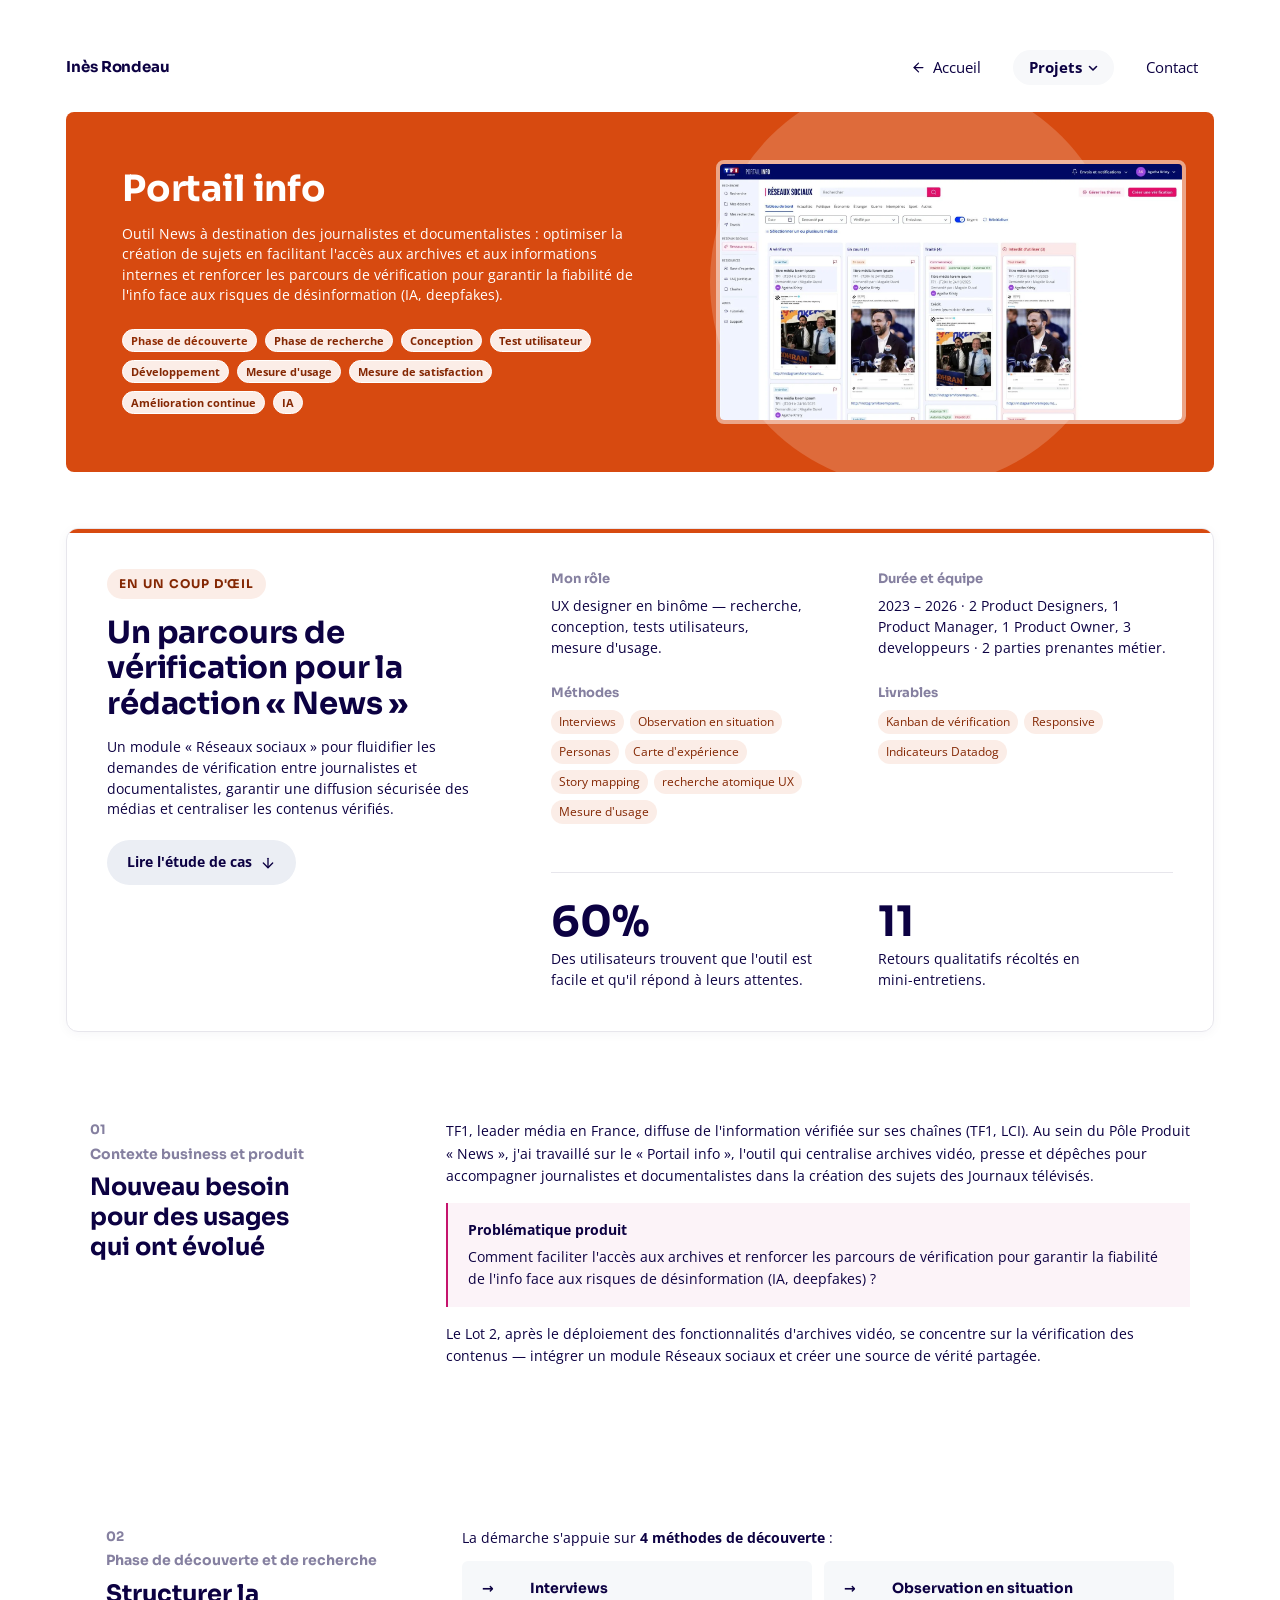
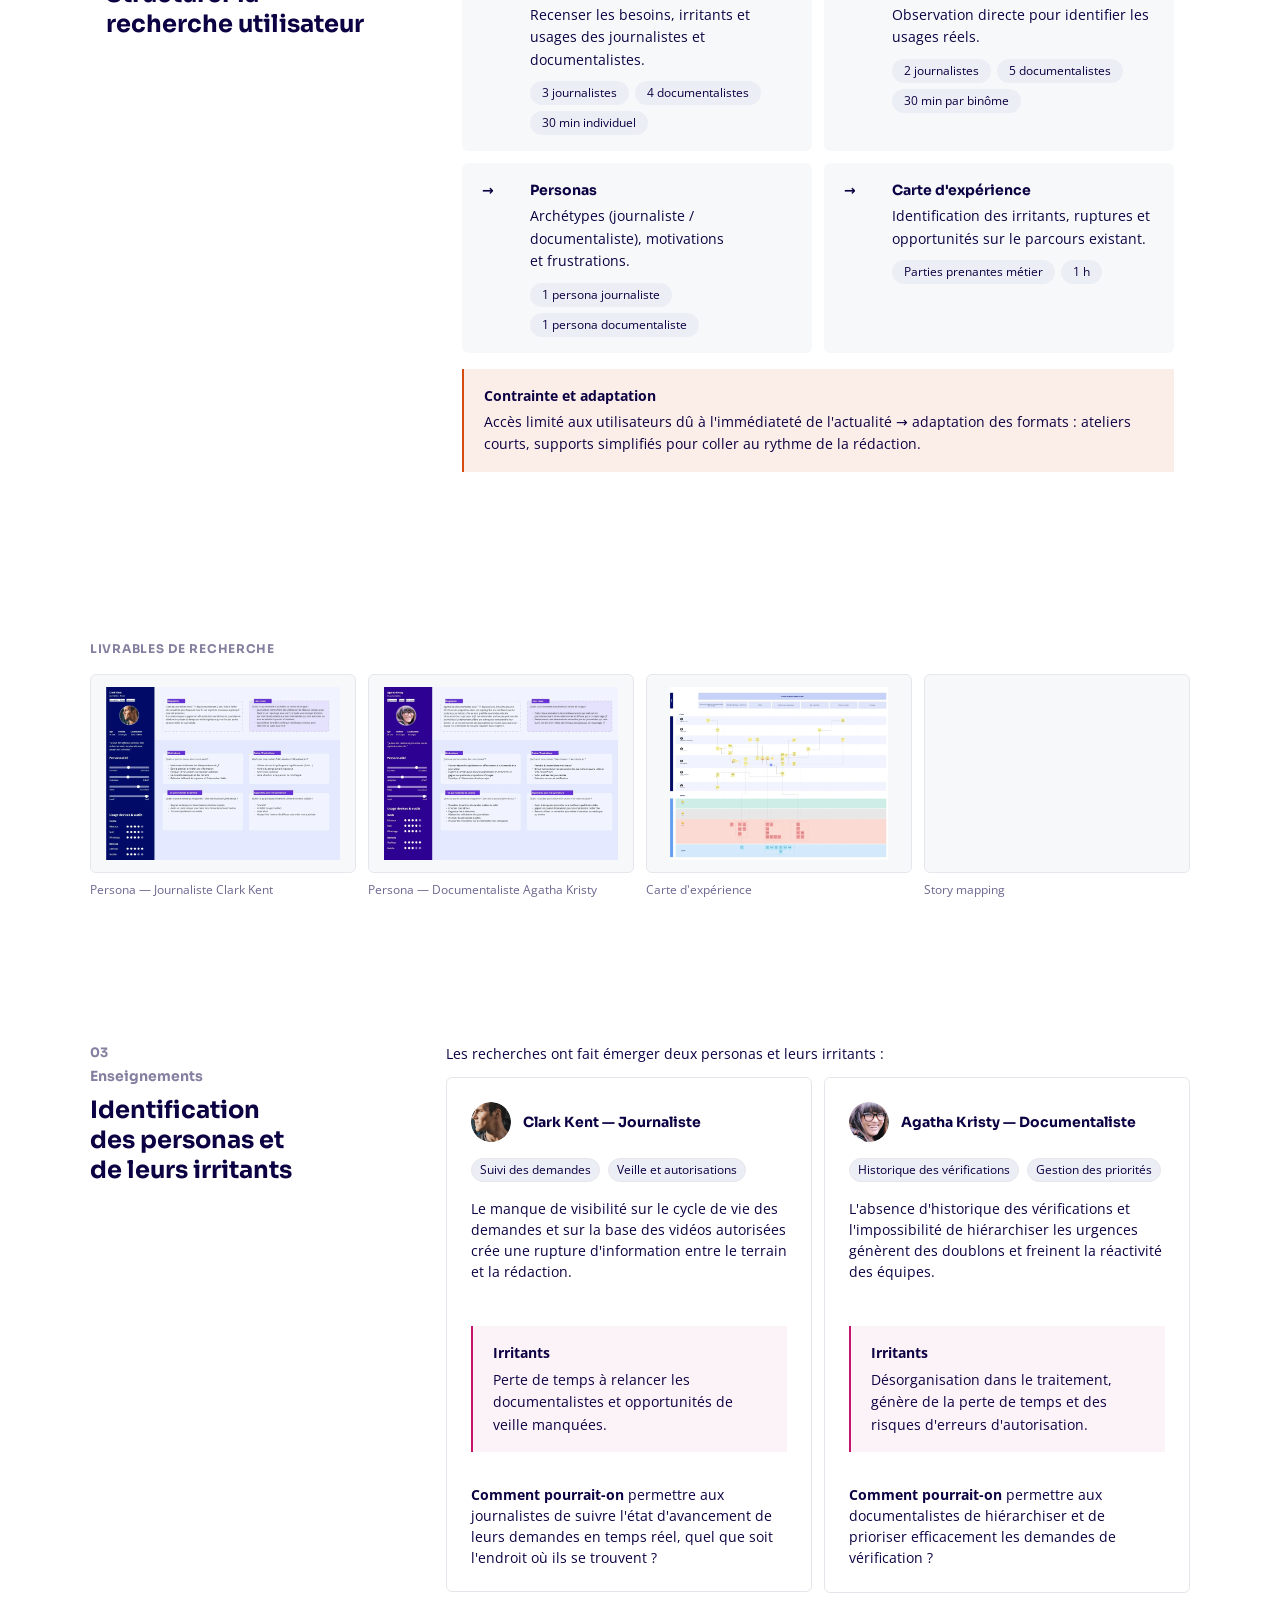
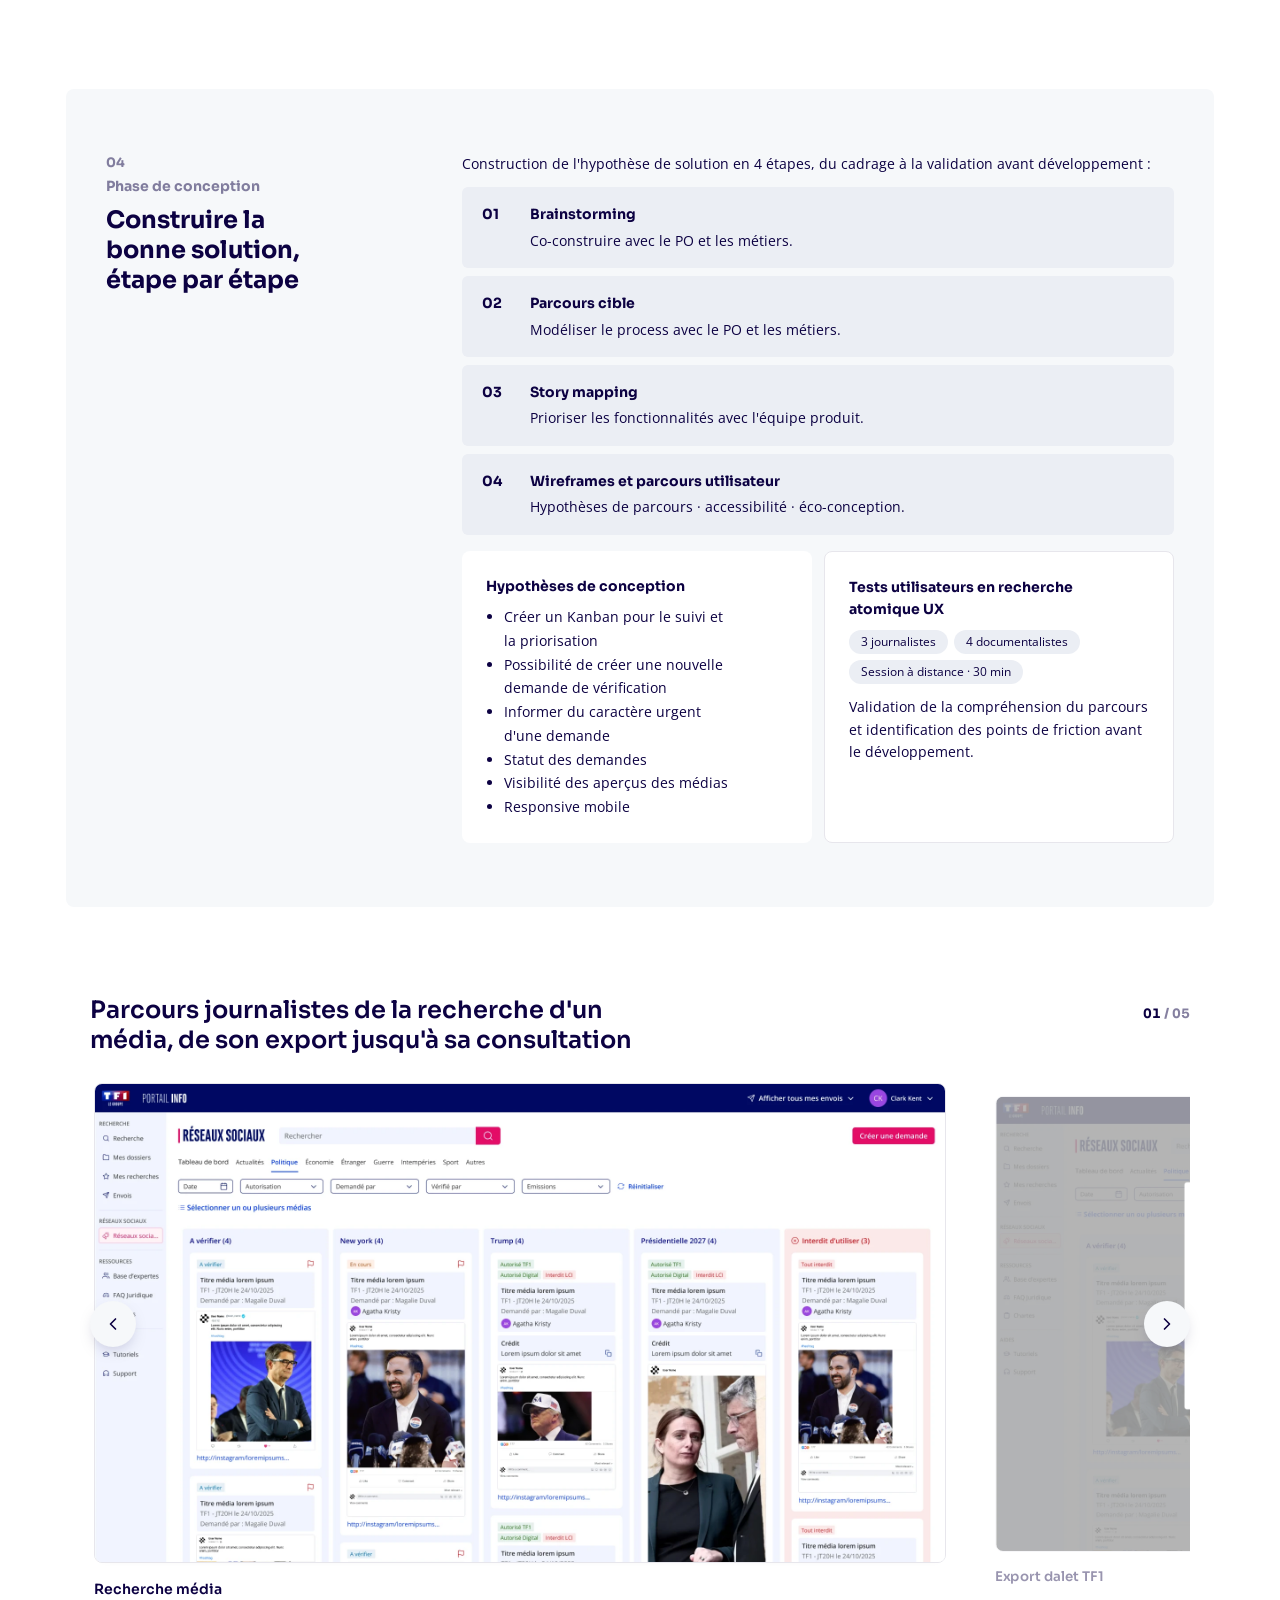
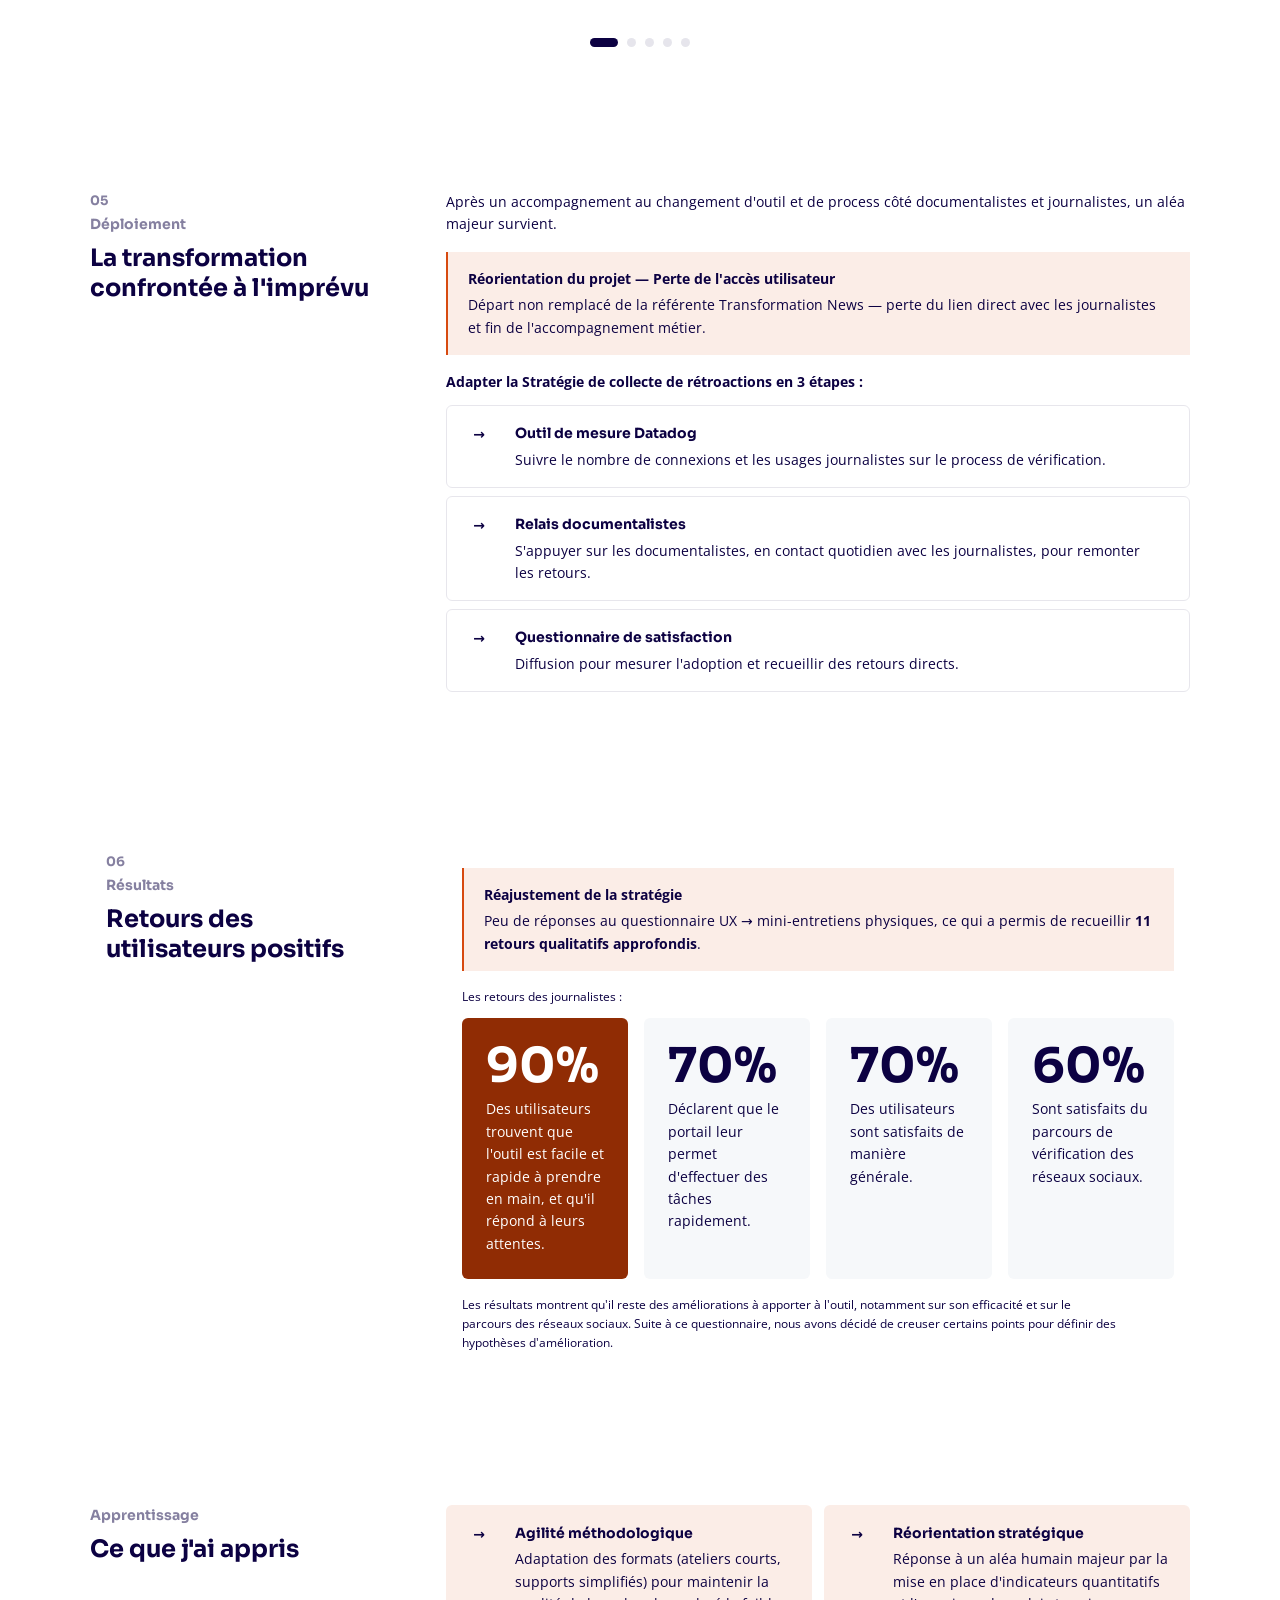
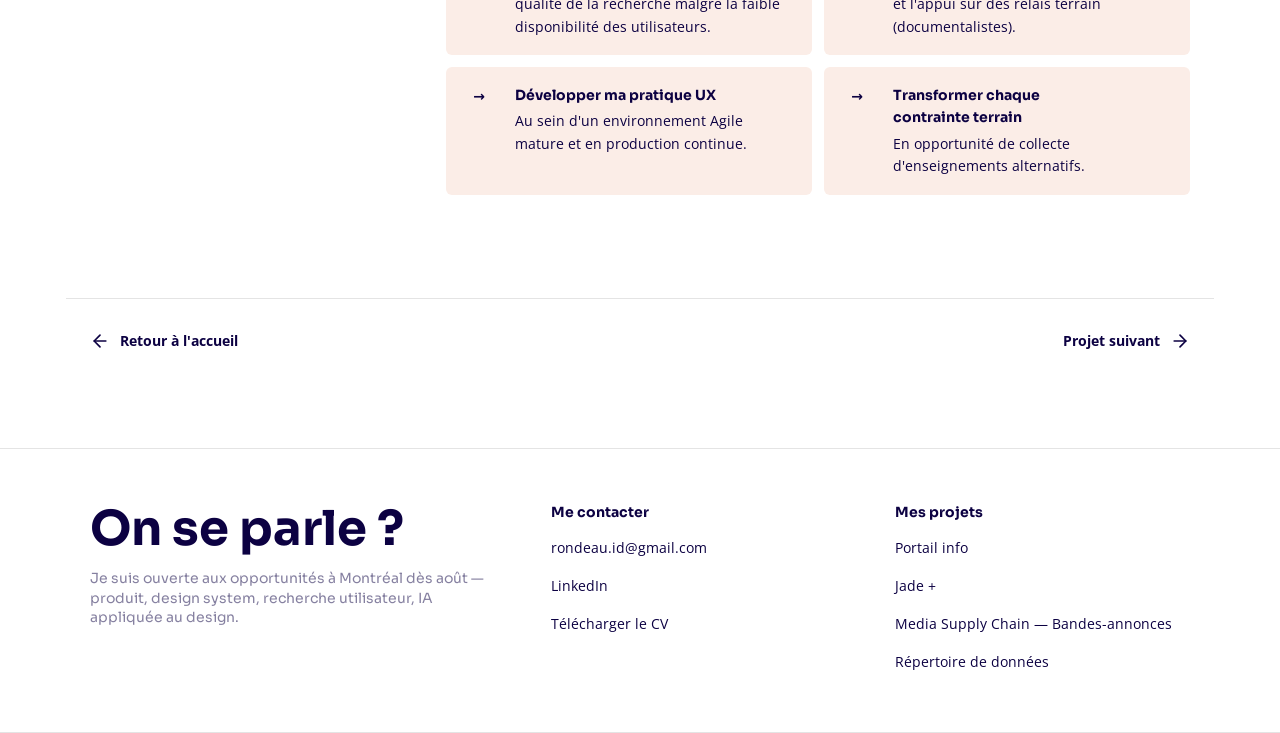
<file: projet-1-portail-info.html>
<!doctype html>
<html lang="fr">
<head>
  <meta charset="utf-8">
  <meta name="viewport" content="width=device-width, initial-scale=1">
  <title>Portail info — Inès Rondeau</title>
  <meta name="description" content="Étude de cas : Portail info, outil News à destination des journalistes et documentalistes chez TF1.">
  <link rel="stylesheet" href="styles.css">
  <script defer src="reveal.js"></script>
  <script defer src="lightbox.js"></script>
  <script defer src="parcours-slider.js"></script>
</head>
<body data-theme="orange">

  <header class="page">
    <nav class="nav" aria-label="Principale">
      <a href="index.html" class="nav__brand">Inès Rondeau</a>
      <button type="button" class="nav__toggle" aria-label="Ouvrir le menu" aria-expanded="false">
        <span></span><span></span><span></span>
      </button>
      <div class="nav__links">
        <a href="index.html" class="nav__home">
          <svg viewBox="0 0 24 24" fill="none" stroke="currentColor" stroke-width="2" stroke-linecap="round" stroke-linejoin="round" aria-hidden="true"><line x1="19" y1="12" x2="5" y2="12"/><polyline points="12 19 5 12 12 5"/></svg>
          Accueil
        </a>
        <span class="nav__group">
          <button type="button" class="nav__trigger" aria-haspopup="true" aria-expanded="false" aria-current="page">
            Projets
            <svg class="caret" viewBox="0 0 10 10" fill="none" aria-hidden="true"><path d="M1.5 3.5 L5 7 L8.5 3.5" stroke="currentColor" stroke-width="1.6" stroke-linecap="round" stroke-linejoin="round"/></svg>
          </button>
          <div class="nav__dropdown" role="menu">
            <a href="projet-1-portail-info.html" role="menuitem" aria-current="page">Portail info</a>
            <a href="projet-2-jade.html" role="menuitem">Jade +</a>
            <a href="projet-3-msc.html" role="menuitem">Media Supply Chain</a>
            <a href="projet-4-repertoire-donnees.html" role="menuitem">Répertoire de données</a>
          </div>
        </span>
        <a href="index.html#contact">Contact</a>
      </div>
    </nav>
  </header>

  <main class="container">

    <!-- ============================ HERO ============================ -->
    <section class="project-hero theme-orange" aria-labelledby="p-title">
      <div class="project-hero__decor" aria-hidden="true"></div>
      <div class="project-hero__grid">
        <div>
          <h1 id="p-title">Portail info</h1>
          <p class="project-hero__lead">
            Outil News à destination des journalistes et documentalistes : optimiser la création
            de sujets en facilitant l'accès aux archives et aux informations internes et renforcer
            les parcours de vérification pour garantir la fiabilité de l'info face aux risques de
            désinformation (IA, deepfakes).
          </p>
          <div class="project-hero__tags">
            <span class="tag-hero" style="color: rgb(144, 44, 4)">Phase de découverte</span>
            <span class="tag-hero">Phase de recherche</span>
            <span class="tag-hero">Conception</span>
            <span class="tag-hero">Test utilisateur</span>
            <span class="tag-hero">Développement</span>
            <span class="tag-hero">Mesure d'usage</span>
            <span class="tag-hero">Mesure de satisfaction</span>
            <span class="tag-hero">Amélioration continue</span>
            <span class="tag-hero">IA</span>
          </div>
        </div>
        <div class="project-hero__image">
          <img loading="eager" fetchpriority="high" decoding="async" src="assets/portail-info-hero-page.webp" alt="Aperçu de l'interface Portail info — vue Tableau de bord Réseaux sociaux">
        </div>
      </div>
    </section>

    <!-- =================== EN UN COUP D'ŒIL ========================= -->
    <section class="glance reveal" aria-labelledby="glance-title">
      <div>
        <div class="glance__eyebrow">En un coup d'œil</div>
        <h2 id="glance-title" class="glance__title">Un parcours de vérification pour la rédaction « News »</h2>
        <p class="glance__lead">
          Un module « Réseaux sociaux » pour fluidifier les demandes de vérification entre
          journalistes et documentalistes, garantir une diffusion sécurisée des médias et
          centraliser les contenus vérifiés.
        </p>
        <a class="cta" href="#contexte">
          Lire l'étude de cas
          <svg width="16" height="16" viewBox="0 0 24 24" fill="none" stroke="currentColor" stroke-width="2" stroke-linecap="round" stroke-linejoin="round" aria-hidden="true"><line x1="12" y1="5" x2="12" y2="19"/><polyline points="5 12 12 19 19 12"/></svg>
        </a>
      </div>

      <div class="glance__grid">
        <div>
          <div class="glance__label">Mon rôle</div>
          <div class="glance__value">UX designer en binôme — recherche, conception, tests utilisateurs, mesure d'usage.</div>
        </div>
        <div>
          <div class="glance__label">Durée et équipe</div>
          <div class="glance__value">2023 – 2026 · 2 Product Designers, 1 Product Manager, 1 Product Owner, 3 developpeurs · 2 parties prenantes métier.</div>
        </div>

        <div>
          <div class="glance__label">Méthodes</div>
          <div class="tag-row">
            <span class="tag">Interviews</span>
            <span class="tag">Observation en situation</span>
            <span class="tag">Personas</span>
            <span class="tag">Carte d'expérience</span>
            <span class="tag">Story mapping</span>
            <span class="tag">recherche atomique UX</span>
            <span class="tag">Mesure d'usage</span>
          </div>
        </div>
        <div>
          <div class="glance__label">Livrables</div>
          <div class="tag-row">
            <span class="tag">Kanban de vérification</span>
            <span class="tag">Responsive</span>
            <span class="tag">Indicateurs Datadog</span>
          </div>
        </div>

        <div class="glance__divider"></div>

        <div>
          <div class="metric">60%</div>
          <div class="metric__caption">Des utilisateurs trouvent que l'outil est facile et qu'il répond à leurs attentes.</div>
        </div>
        <div>
          <div class="metric">11</div>
          <div class="metric__caption">Retours qualitatifs récoltés en mini-entretiens.</div>
        </div>
      </div>
    </section>

    <!-- =================== 01 CONTEXTE ============================== -->
    <section id="contexte" class="section">
      <div class="section__head">
        <div class="num">01</div>
        <div class="eyebrow">Contexte business et produit</div>
        <h2>Nouveau besoin pour des usages qui ont évolué</h2>
      </div>
      <div class="section__body">
        <p>
          TF1, leader média en France, diffuse de l'information vérifiée sur ses chaînes (TF1, LCI).
          Au sein du Pôle Produit « News », j'ai travaillé sur le « Portail info », l'outil qui
          centralise archives vidéo, presse et dépêches pour accompagner journalistes et
          documentalistes dans la création des sujets des Journaux télévisés.
        </p>
        <div class="callout callout--pink">
          <span class="callout__label">Problématique produit</span>
          Comment faciliter l'accès aux archives et renforcer les parcours de vérification pour
          garantir la fiabilité de l'info face aux risques de désinformation (IA, deepfakes) ?
        </div>
        <p>
          Le Lot 2, après le déploiement des fonctionnalités d'archives vidéo, se concentre sur
          la vérification des contenus — intégrer un module Réseaux sociaux et créer une source
          de vérité partagée.
        </p>
      </div>
    </section>

    <!-- =================== 02 PHASE DE RECHERCHE ==================== -->
    <section class="section section--soft reveal" style="background-color: rgb(255, 255, 255)">
      <div class="section__head">
        <div class="num">02</div>
        <div class="eyebrow">Phase de découverte et de recherche</div>
        <h2>Structurer la recherche utilisateur</h2>
      </div>
      <div class="section__body">
        <p>La démarche s'appuie sur <strong>4 méthodes de découverte</strong> :</p>
        <div class="grid-2 reveal-stagger">
          <div class="step" style="background-color: rgb(246, 248, 250); border-width: 0px">
            <span class="step__num">→</span>
            <div>
              <div class="step__title">Interviews</div>
              <div class="step__desc">Recenser les besoins, irritants et usages des journalistes et documentalistes.</div>
              <div class="step__meta"><span>3 journalistes</span><span>4 documentalistes</span><span>30 min individuel</span></div>
            </div>
          </div>
          <div class="step" style="background-color: rgb(246, 248, 250); border-width: 0px">
            <span class="step__num">→</span>
            <div>
              <div class="step__title">Observation en situation</div>
              <div class="step__desc">Observation directe pour identifier les usages réels.</div>
              <div class="step__meta"><span>2 journalistes</span><span>5 documentalistes</span><span>30 min par binôme</span></div>
            </div>
          </div>
          <div class="step" style="background-color: rgb(246, 248, 250); border-width: 0px">
            <span class="step__num">→</span>
            <div>
              <div class="step__title">Personas</div>
              <div class="step__desc">Archétypes (journaliste / documentaliste), motivations et frustrations.</div>
              <div class="step__meta"><span>1 persona journaliste</span><span>1 persona documentaliste</span></div>
            </div>
          </div>
          <div class="step" style="background-color: rgb(246, 248, 250); border-width: 0px">
            <span class="step__num">→</span>
            <div>
              <div class="step__title">Carte d'expérience</div>
              <div class="step__desc">Identification des irritants, ruptures et opportunités sur le parcours existant.</div>
              <div class="step__meta"><span>Parties prenantes métier</span><span>1 h</span></div>
            </div>
          </div>
        </div>

        <div class="callout callout--orange" style="margin-top:16px">
          <span class="callout__label">Contrainte et adaptation</span>
          Accès limité aux utilisateurs dû à l'immédiateté de l'actualité → adaptation des formats :
          ateliers courts, supports simplifiés pour coller au rythme de la rédaction.
        </div>
      </div>
    </section>

    <!-- =================== LIVRABLES DE RECHERCHE =================== -->
    <section class="section reveal" style="grid-template-columns: 1fr;">
      <div>
        <div class="glance__eyebrow" style="margin-bottom:16px">Livrables de recherche</div>
        <div class="gallery gallery--4 gallery--livrables reveal-stagger">
          <figure>
            <img loading="lazy" decoding="async" src="assets/livrable-persona-clark.webp" alt="Persona — Journaliste Clark Kent : biographie, motivations, freins, arguments">
            <figcaption>Persona — Journaliste Clark Kent</figcaption>
          </figure>
          <figure>
            <img loading="lazy" decoding="async" src="assets/livrable-persona-agatha.webp" alt="Persona — Documentaliste Agatha Kristy : biographie, motivations, freins, arguments">
            <figcaption>Persona — Documentaliste Agatha Kristy</figcaption>
          </figure>
          <figure>
            <img loading="lazy" decoding="async" src="assets/livrable-carte-experience.webp" alt="Carte d'expérience : flux des acteurs et points de friction">
            <figcaption>Carte d'expérience</figcaption>
          </figure>
          <figure>
            <img loading="lazy" decoding="async" src="assets/livrable-storymapping.webp" alt="Story mapping : priorisation des fonctionnalités par étape">
            <figcaption>Story mapping</figcaption>
          </figure>
        </div>
      </div>
    </section>

    <!-- =================== 03 ENSEIGNEMENTS ========================= -->
    <section class="section reveal">
      <div class="section__head">
        <div class="num">03</div>
        <div class="eyebrow">Enseignements</div>
        <h2>Identification des personas et de leurs irritants</h2>
      </div>
      <div class="section__body">
        <p>Les recherches ont fait émerger deux personas et leurs irritants :</p>
        <div class="grid-2 reveal-stagger">
          <article class="persona" style="height: 515px">
            <div class="persona__head">
              <div class="persona__avatar" style="background-image:url(assets/persona-clark.webp)"></div>
              <div class="persona__name">Clark Kent — Journaliste</div>
            </div>
            <div class="persona__meta">
              <span class="tag" style="background-color: rgb(235, 238, 244)"><span style="color: #0C0142">Suivi des demandes</span></span>
              <span class="tag" style="background-color: rgb(235, 238, 244)"><span style="color: #0C0142">Veille et autorisations</span></span>
            </div>
            <p class="persona__body">
              Le manque de visibilité sur le cycle de vie des demandes et sur la base des vidéos
              autorisées crée une rupture d'information entre le terrain et la rédaction.
            </p>
            <div class="callout callout--pink">
              <span class="callout__label">Irritants</span>
              Perte de temps à relancer les documentalistes et opportunités de veille manquées.
            </div>
            <p class="persona__body">
              <strong>Comment pourrait-on</strong> permettre aux journalistes de
              suivre l'état d'avancement de leurs demandes en temps réel, quel que soit l'endroit
              où ils se trouvent ?
            </p>
          </article>

          <article class="persona">
            <div class="persona__head">
              <div class="persona__avatar" style="background-image:url(assets/persona-agatha.webp)"></div>
              <div class="persona__name">Agatha Kristy — Documentaliste</div>
            </div>
            <div class="persona__meta">
              <span class="tag" style="background-color: rgb(235, 238, 244)"><span style="color: #0C0142">Historique des vérifications</span></span>
              <span class="tag" style="background-color: rgb(235, 238, 244)"><span style="color: #0C0142">Gestion des priorités</span></span>
            </div>
            <p class="persona__body">
              L'absence d'historique des vérifications et l'impossibilité de hiérarchiser les
              urgences génèrent des doublons et freinent la réactivité des équipes.
            </p>
            <div class="callout callout--pink">
              <span class="callout__label">Irritants</span>
              Désorganisation dans le traitement, génère de la perte de temps et des risques
              d'erreurs d'autorisation.
            </div>
            <p class="persona__body">
              <strong>Comment pourrait-on</strong> permettre aux documentalistes
              de hiérarchiser et de prioriser efficacement les demandes de vérification ?
            </p>
          </article>
        </div>
      </div>
    </section>

    <!-- =================== 04 PHASE DE CONCEPTION =================== -->
    <section class="section section--soft reveal">
      <div class="section__head">
        <div class="num">04</div>
        <div class="eyebrow">Phase de conception</div>
        <h2>Construire la bonne solution, étape par étape</h2>
      </div>
      <div class="section__body">
        <p>Construction de l'hypothèse de solution en 4 étapes, du cadrage à la validation avant développement :</p>
        <div class="steps reveal-stagger">
          <div class="step" style="background-color: rgb(235, 238, 244); border-width: 0px">
            <span class="step__num">01</span>
            <div>
              <div class="step__title">Brainstorming</div>
              <div class="step__desc">Co-construire avec le PO et les métiers.</div>
            </div>
          </div>
          <div class="step" style="background-color: rgb(235, 238, 244); border-width: 0px">
            <span class="step__num">02</span>
            <div>
              <div class="step__title">Parcours cible</div>
              <div class="step__desc">Modéliser le process avec le PO et les métiers.</div>
            </div>
          </div>
          <div class="step" style="background-color: rgb(235, 238, 244); border-width: 0px">
            <span class="step__num">03</span>
            <div>
              <div class="step__title">Story mapping</div>
              <div class="step__desc">Prioriser les fonctionnalités avec l'équipe produit.</div>
            </div>
          </div>
          <div class="step" style="background-color: rgb(235, 238, 244); border-width: 0px">
            <span class="step__num">04</span>
            <div>
              <div class="step__title">Wireframes et parcours utilisateur</div>
              <div class="step__desc">Hypothèses de parcours · accessibilité · éco-conception.</div>
            </div>
          </div>
        </div>

        <div class="grid-2 reveal-stagger" style="margin-top:16px">
          <div class="panel-soft panel--accent" style="background-color: rgb(255, 255, 255)">
            <div class="step__title" style="margin-bottom:8px">Hypothèses de conception</div>
            <ul style="margin:0; padding-left:18px; line-height:1.7;">
              <li>Créer un Kanban pour le suivi et la priorisation</li>
              <li>Possibilité de créer une nouvelle demande de vérification</li>
              <li>Informer du caractère urgent d'une demande</li>
              <li>Statut des demandes</li>
              <li>Visibilité des aperçus des médias</li>
              <li>Responsive mobile</li>
            </ul>
          </div>
          <div class="panel-soft" style="background: var(--white); border: 1px solid var(--border);">
            <div class="step__title" style="margin-bottom:8px">Tests utilisateurs en recherche atomique UX</div>
            <div class="step__meta" style="margin-bottom:12px">
              <span>3 journalistes</span><span>4 documentalistes</span><span>Session à distance · 30 min</span>
            </div>
            <p style="margin:0">
              Validation de la compréhension du parcours et identification des points de friction
              avant le développement.
            </p>
          </div>
        </div>
      </div>
    </section>

    <!-- =================== MAQUETTES — PARCOURS ==================== -->
    <section class="section reveal" style="grid-template-columns: 1fr;" aria-labelledby="parcours-title">
      <div class="parcours-slider" role="group" aria-roledescription="carrousel" aria-label="Parcours journalistes : recherche et export vers Dalet">
        <div class="parcours-slider__head">
          <h2 class="parcours-slider__title" id="parcours-title">Parcours journalistes de la recherche d'un média, de son export jusqu'à sa consultation</h2>
          <div class="parcours-slider__counter" aria-hidden="true"><b data-counter="current" style="color: rgb(12, 1, 66)">01</b> / 05</div>
        </div>

        <div class="parcours-viewport">
          <button type="button" class="parcours-arrow parcours-arrow--prev" data-dir="prev" aria-controls="parcours-track" aria-label="Écran précédent">
            <svg viewBox="0 0 24 24" fill="none" stroke="currentColor" stroke-width="2" stroke-linecap="round" stroke-linejoin="round" aria-hidden="true"><polyline points="15 18 9 12 15 6"></polyline></svg>
          </button>
          <div class="parcours-track" id="parcours-track">
            <figure class="parcours-slide" data-active role="group" aria-roledescription="diapositive" aria-label="Étape 1 sur 5">
              <span class="parcours-slide__frame">
                <img loading="lazy" decoding="async" src="assets/parcours-01-recherche.webp" alt="Étape 01 — Recherche média : tableau de bord Réseaux sociaux avec colonnes de vérification">
              </span>
              <figcaption>Recherche média</figcaption>
            </figure>
            <figure class="parcours-slide" role="group" aria-roledescription="diapositive" aria-label="Étape 2 sur 5">
              <span class="parcours-slide__frame">
                <img loading="lazy" decoding="async" src="assets/parcours-02-export.webp" alt="Étape 02 — Export vers Dalet TF1 : sélection de la destination dans la fenêtre d'export">
              </span>
              <figcaption>Export dalet TF1</figcaption>
            </figure>
            <figure class="parcours-slide" role="group" aria-roledescription="diapositive" aria-label="Étape 3 sur 5">
              <span class="parcours-slide__frame">
                <img loading="lazy" decoding="async" src="assets/parcours-03-confirmation.webp" alt="Étape 03 — Confirmation : message de confirmation d'envoi de la demande d'export">
              </span>
              <figcaption>Confirmation</figcaption>
            </figure>
            <figure class="parcours-slide" role="group" aria-roledescription="diapositive" aria-label="Étape 4 sur 5">
              <span class="parcours-slide__frame">
                <img loading="lazy" decoding="async" src="assets/parcours-04-feedback.webp" alt="Étape 04 — Feedback export : panneau « Envois et notifications » avec le suivi des exports">
              </span>
              <figcaption>Feedback export</figcaption>
            </figure>
            <figure class="parcours-slide" role="group" aria-roledescription="diapositive" aria-label="Étape 5 sur 5">
              <span class="parcours-slide__frame">
                <img loading="lazy" decoding="async" src="assets/parcours-05-consultation.webp" alt="Étape 05 — Consultation : fiche détaillée « Informations vidéo » du média vérifié">
              </span>
              <figcaption>Consultation</figcaption>
            </figure>
          </div>
          <button type="button" class="parcours-arrow parcours-arrow--next" data-dir="next" aria-controls="parcours-track" aria-label="Écran suivant">
            <svg viewBox="0 0 24 24" fill="none" stroke="currentColor" stroke-width="2" stroke-linecap="round" stroke-linejoin="round" aria-hidden="true"><polyline points="9 18 15 12 9 6"></polyline></svg>
          </button>
        </div>

        <div class="parcours-controls">
          <div class="parcours-dots" role="group" aria-label="Choisir un écran">
            <button type="button" class="parcours-dot" aria-controls="parcours-track" aria-current="true"  aria-label="Aller à l'étape 1 — Recherche média"></button>
            <button type="button" class="parcours-dot" aria-controls="parcours-track" aria-current="false" aria-label="Aller à l'étape 2 — Export dalet TF1"></button>
            <button type="button" class="parcours-dot" aria-controls="parcours-track" aria-current="false" aria-label="Aller à l'étape 3 — Confirmation"></button>
            <button type="button" class="parcours-dot" aria-controls="parcours-track" aria-current="false" aria-label="Aller à l'étape 4 — Feedback export"></button>
            <button type="button" class="parcours-dot" aria-controls="parcours-track" aria-current="false" aria-label="Aller à l'étape 5 — Consultation"></button>
          </div>
        </div>
        <p class="parcours-live visually-hidden" aria-live="polite"></p>

      </div>
    </section>

    <!-- =================== 05 DÉPLOIEMENT ========================== -->
    <section class="section reveal">
      <div class="section__head">
        <div class="num">05</div>
        <div class="eyebrow">Déploiement</div>
        <h2>La transformation confrontée à l'imprévu</h2>
      </div>
      <div class="section__body">
        <p>
          Après un accompagnement au changement d'outil et de process côté documentalistes
          et journalistes, un aléa majeur survient.
        </p>
        <div class="callout callout--orange">
          <span class="callout__label">Réorientation du projet — Perte de l'accès utilisateur</span>
          Départ non remplacé de la référente Transformation News — perte du lien direct avec
          les journalistes et fin de l'accompagnement métier.
        </div>
        <p style="margin-top:16px"><strong>Adapter la Stratégie de collecte de rétroactions en 3 étapes :</strong></p>
        <div class="steps reveal-stagger">
          <div class="step step--arrow">
            <span class="step__num"></span>
            <div>
              <div class="step__title">Outil de mesure Datadog</div>
              <div class="step__desc">Suivre le nombre de connexions et les usages journalistes sur le process de vérification.</div>
            </div>
          </div>
          <div class="step step--arrow">
            <span class="step__num"></span>
            <div>
              <div class="step__title">Relais documentalistes</div>
              <div class="step__desc">S'appuyer sur les documentalistes, en contact quotidien avec les journalistes, pour remonter les retours.</div>
            </div>
          </div>
          <div class="step step--arrow">
            <span class="step__num"></span>
            <div>
              <div class="step__title">Questionnaire de satisfaction</div>
              <div class="step__desc">Diffusion pour mesurer l'adoption et recueillir des retours directs.</div>
            </div>
          </div>
        </div>
      </div>
    </section>

    <!-- =================== 06 RÉSULTATS ============================ -->
    <section class="section section--soft reveal" style="background-color: rgb(255, 255, 255)">
      <div class="section__head">
        <div class="num">06</div>
        <div class="eyebrow">Résultats</div>
        <h2>Retours des utilisateurs positifs</h2>
      </div>
      <div class="section__body">
        <div class="callout callout--orange">
          <span class="callout__label">Réajustement de la stratégie</span>
          Peu de réponses au questionnaire UX → mini-entretiens physiques, ce qui a permis de
          recueillir <strong>11 retours qualitatifs approfondis</strong>.
        </div>

        <p class="muted small" style="margin-top:16px; color: rgb(12, 1, 66)">Les retours des journalistes :</p>
        <div class="metrics metrics--4 reveal-stagger">
          <div class="metric-card metric-card--highlight" style="background-color: rgb(144, 44, 4)">
            <div class="metric">90%</div>
            <div class="metric__caption">Des utilisateurs trouvent que l'outil est facile et rapide à prendre en main, et qu'il répond à leurs attentes.</div>
          </div>
          <div class="metric-card">
            <div class="metric">70%</div>
            <div class="metric__caption">Déclarent que le portail leur permet d'effectuer des tâches rapidement.</div>
          </div>
          <div class="metric-card">
            <div class="metric">70%</div>
            <div class="metric__caption">Des utilisateurs sont satisfaits de manière générale.</div>
          </div>
          <div class="metric-card">
            <div class="metric">60%</div>
            <div class="metric__caption">Sont satisfaits du parcours de vérification des réseaux sociaux.</div>
          </div>
        </div>
        <p class="muted small" style="margin-top:16px; color: rgb(12, 1, 66)">
          Les résultats montrent qu'il reste des améliorations à apporter à l'outil, notamment
          sur son efficacité et sur le parcours des réseaux sociaux. Suite à ce questionnaire,
          nous avons décidé de creuser certains points pour définir des hypothèses d'amélioration.
        </p>
      </div>
    </section>

    <!-- =================== APPRENTISSAGE =========================== -->
    <section class="section reveal">
      <div class="section__head">
        <div class="eyebrow">Apprentissage</div>
        <h2>Ce que j'ai appris</h2>
      </div>
      <div class="section__body">
        <div class="grid-2 reveal-stagger">
          <div class="step step--arrow step--accent">
            <span class="step__num"></span>
            <div>
              <div class="step__title">Agilité méthodologique</div>
              <div class="step__desc">Adaptation des formats (ateliers courts, supports simplifiés) pour maintenir la qualité de la recherche malgré la faible disponibilité des utilisateurs.</div>
            </div>
          </div>
          <div class="step step--arrow step--accent">
            <span class="step__num"></span>
            <div>
              <div class="step__title">Réorientation stratégique</div>
              <div class="step__desc">Réponse à un aléa humain majeur par la mise en place d'indicateurs quantitatifs et l'appui sur des relais terrain (documentalistes).</div>
            </div>
          </div>
          <div class="step step--arrow step--accent">
            <span class="step__num"></span>
            <div>
              <div class="step__title">Développer ma pratique UX</div>
              <div class="step__desc">Au sein d'un environnement Agile mature et en production continue.</div>
            </div>
          </div>
          <div class="step step--arrow step--accent">
            <span class="step__num"></span>
            <div>
              <div class="step__title">Transformer chaque contrainte terrain</div>
              <div class="step__desc">En opportunité de collecte d'enseignements alternatifs.</div>
            </div>
          </div>
        </div>
      </div>
    </section>

    <!-- =================== PROJECT NAV ============================= -->
    <nav class="project-nav reveal" aria-label="Navigation entre projets">
      <a href="index.html">
        <svg width="20" height="20" viewBox="0 0 24 24" fill="none" stroke="currentColor" stroke-width="2" stroke-linecap="round" stroke-linejoin="round" aria-hidden="true"><line x1="19" y1="12" x2="5" y2="12"/><polyline points="12 19 5 12 12 5"/></svg>
        Retour à l'accueil
      </a>
      <a href="projet-2-jade.html">
        Projet suivant
        <svg width="20" height="20" viewBox="0 0 24 24" fill="none" stroke="currentColor" stroke-width="2" stroke-linecap="round" stroke-linejoin="round" aria-hidden="true"><line x1="5" y1="12" x2="19" y2="12"/><polyline points="12 5 19 12 12 19"/></svg>
      </a>
    </nav>

  </main>

  <!-- =================== FOOTER ===================================== -->
  <footer class="footer reveal" id="contact">
    <div class="footer__inner">
      <div>
        <h2 class="footer__title">On se parle ?</h2>
        <p class="footer__lead">
          Je suis ouverte aux opportunités à Montréal dès août — produit, design system,
          recherche utilisateur, IA appliquée au design.
        </p>
      </div>
      <div>
        <h3 class="footer__heading">Me contacter</h3>
        <ul class="footer__list">
          <li><a href="mailto:rondeau.id@gmail.com">rondeau.id@gmail.com</a></li>
          <li><a href="https://www.linkedin.com/in/in%C3%A8s-rondeau-173500bb/" target="_blank" rel="noopener">LinkedIn</a></li>
          <li><a href="cv-ines-rondeau.html">Télécharger le CV</a></li>
        </ul>
      </div>
      <div>
        <h3 class="footer__heading">Mes projets</h3>
        <ul class="footer__list">
          <li><a href="projet-1-portail-info.html" aria-current="page">Portail info</a></li>
          <li><a href="projet-2-jade.html">Jade +</a></li>
          <li><a href="projet-3-msc.html">Media Supply Chain — Bandes-annonces</a></li>
          <li><a href="projet-4-repertoire-donnees.html">Répertoire de données</a></li>
        </ul>
      </div>
    </div>
  </footer>

  <!-- =================== TWEAKS PANEL =============================== -->
  <aside id="tweaks-panel" class="tweaks-panel" hidden>
    <div class="tweaks-panel__head">
      <h3 class="tweaks-panel__title">Tweaks</h3>
      <button type="button" id="tweaks-close" class="tweaks-panel__close" aria-label="Fermer">×</button>
    </div>
    <div class="tweaks-panel__body">
      <label class="tweak-row">
        <input type="checkbox" id="tweak-left-captions">
        <span class="tweak-row__label">Ferrer à gauche les titres sous les visuels</span>
      </label>
    </div>
  </aside>

  <script>
    (function () {
      const TWEAK_DEFAULTS = /*EDITMODE-BEGIN*/{
        "leftAlignCaptions": false
      }/*EDITMODE-END*/;

      const state = Object.assign({}, TWEAK_DEFAULTS);
      const panel = document.getElementById('tweaks-panel');
      const closeBtn = document.getElementById('tweaks-close');
      const checkbox = document.getElementById('tweak-left-captions');

      function applyState() {
        document.body.classList.toggle('tweak--left-captions', !!state.leftAlignCaptions);
        if (checkbox) checkbox.checked = !!state.leftAlignCaptions;
      }

      function persist(key, value) {
        try {
          window.parent.postMessage(
            { type: '__edit_mode_set_keys', edits: { [key]: value } },
            '*'
          );
        } catch (e) { /* host may not be embedded */ }
      }

      function showPanel() { panel.hidden = false; }
      function hidePanel() { panel.hidden = true; }

      // Register listener BEFORE announcing availability so activate messages
      // never race past us.
      window.addEventListener('message', function (e) {
        const msg = e && e.data;
        if (!msg || typeof msg !== 'object') return;
        if (msg.type === '__activate_edit_mode') showPanel();
        else if (msg.type === '__deactivate_edit_mode') hidePanel();
      });

      closeBtn.addEventListener('click', function () {
        hidePanel();
        try {
          window.parent.postMessage({ type: '__edit_mode_dismissed' }, '*');
        } catch (e) { /* noop */ }
      });

      checkbox.addEventListener('change', function (e) {
        state.leftAlignCaptions = !!e.target.checked;
        applyState();
        persist('leftAlignCaptions', state.leftAlignCaptions);
      });

      applyState();

      // Announce that this prototype exposes tweakable controls.
      try {
        window.parent.postMessage({ type: '__edit_mode_available' }, '*');
      } catch (e) { /* noop */ }
    })();
  </script>

</body>
</html>
</file>
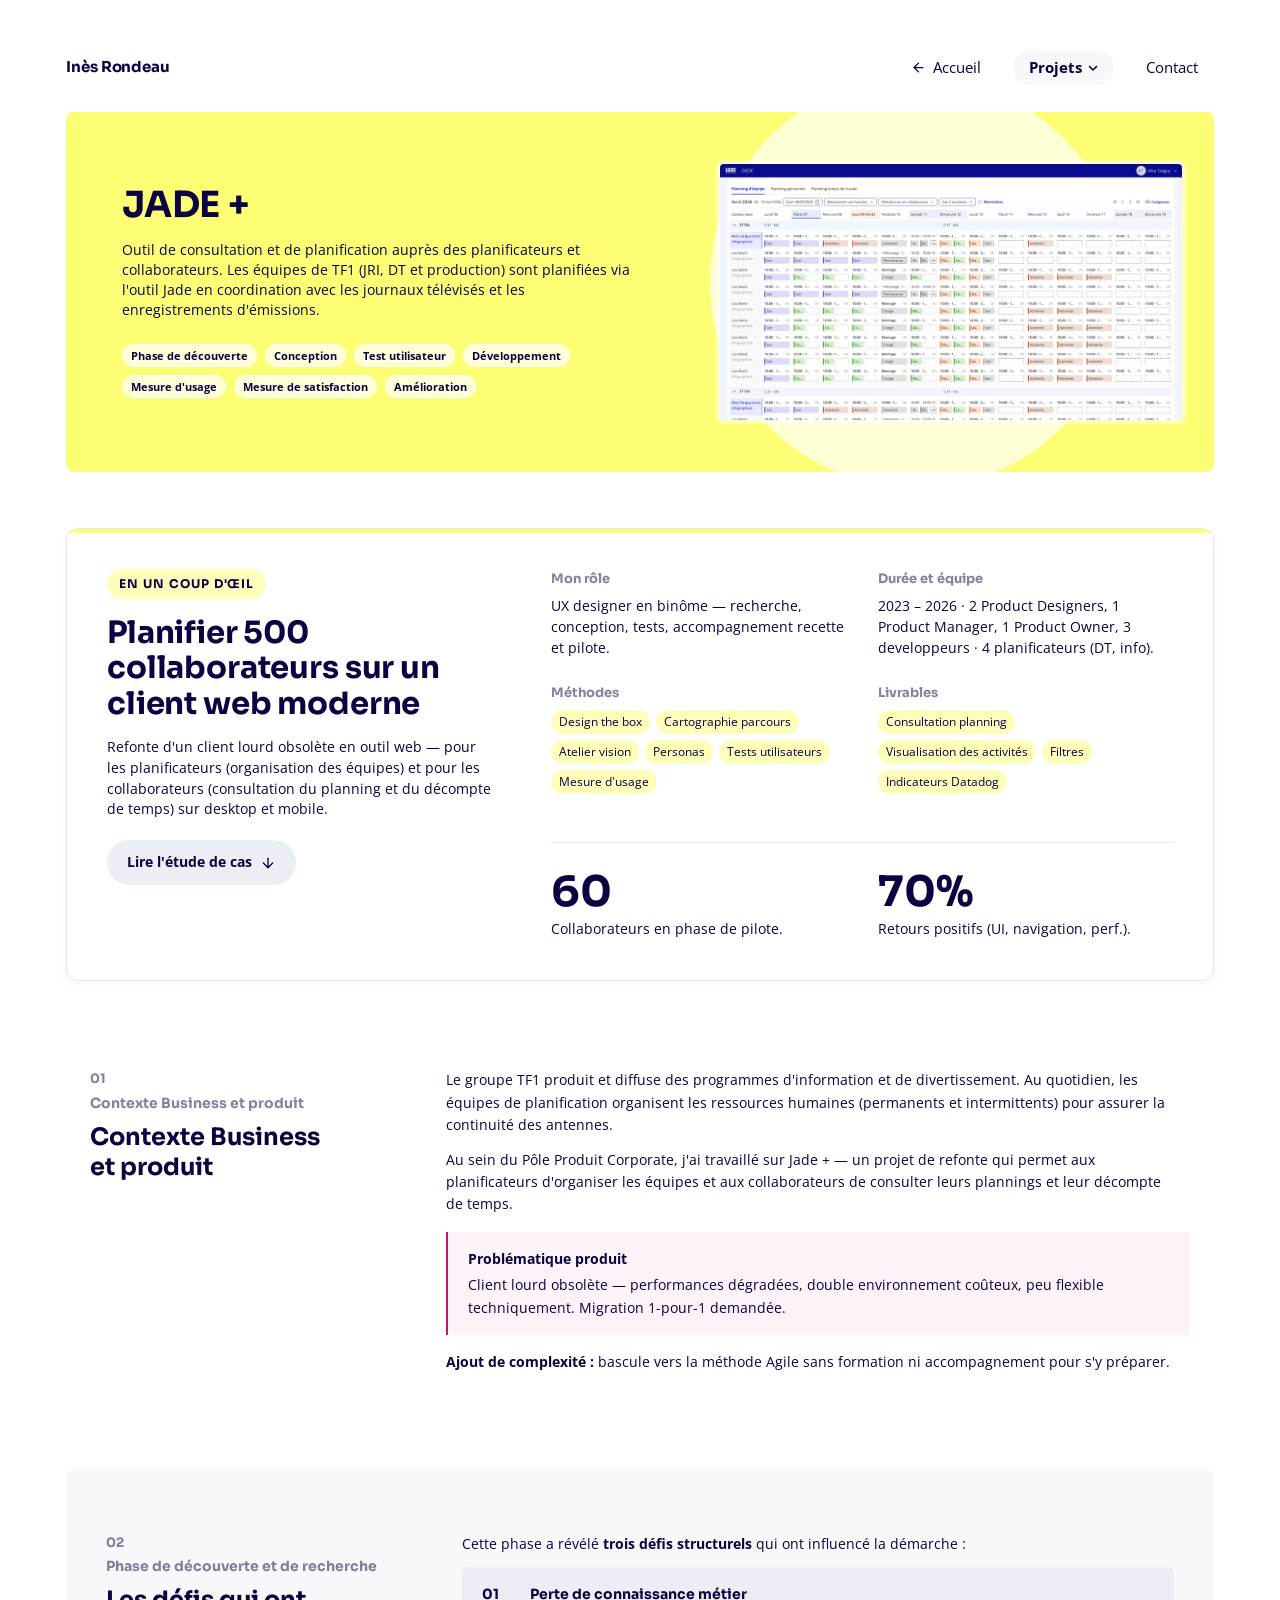
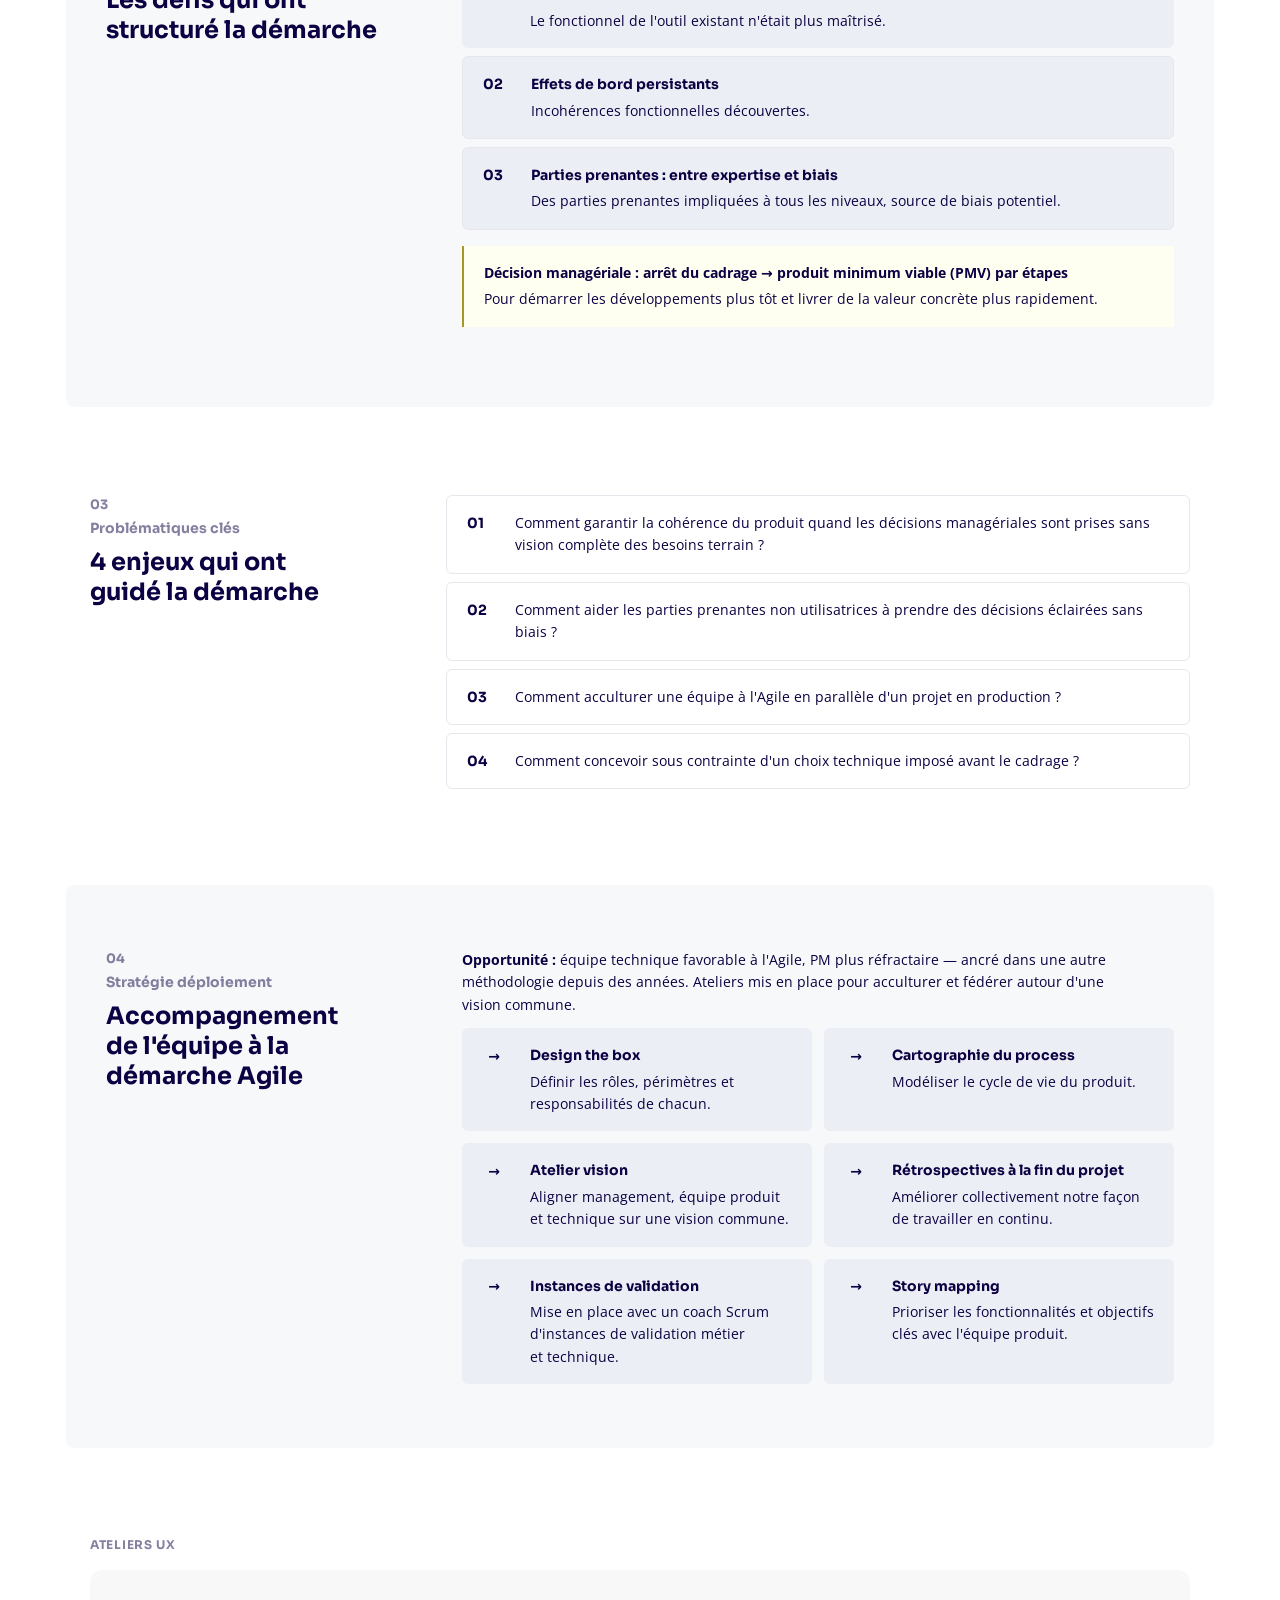
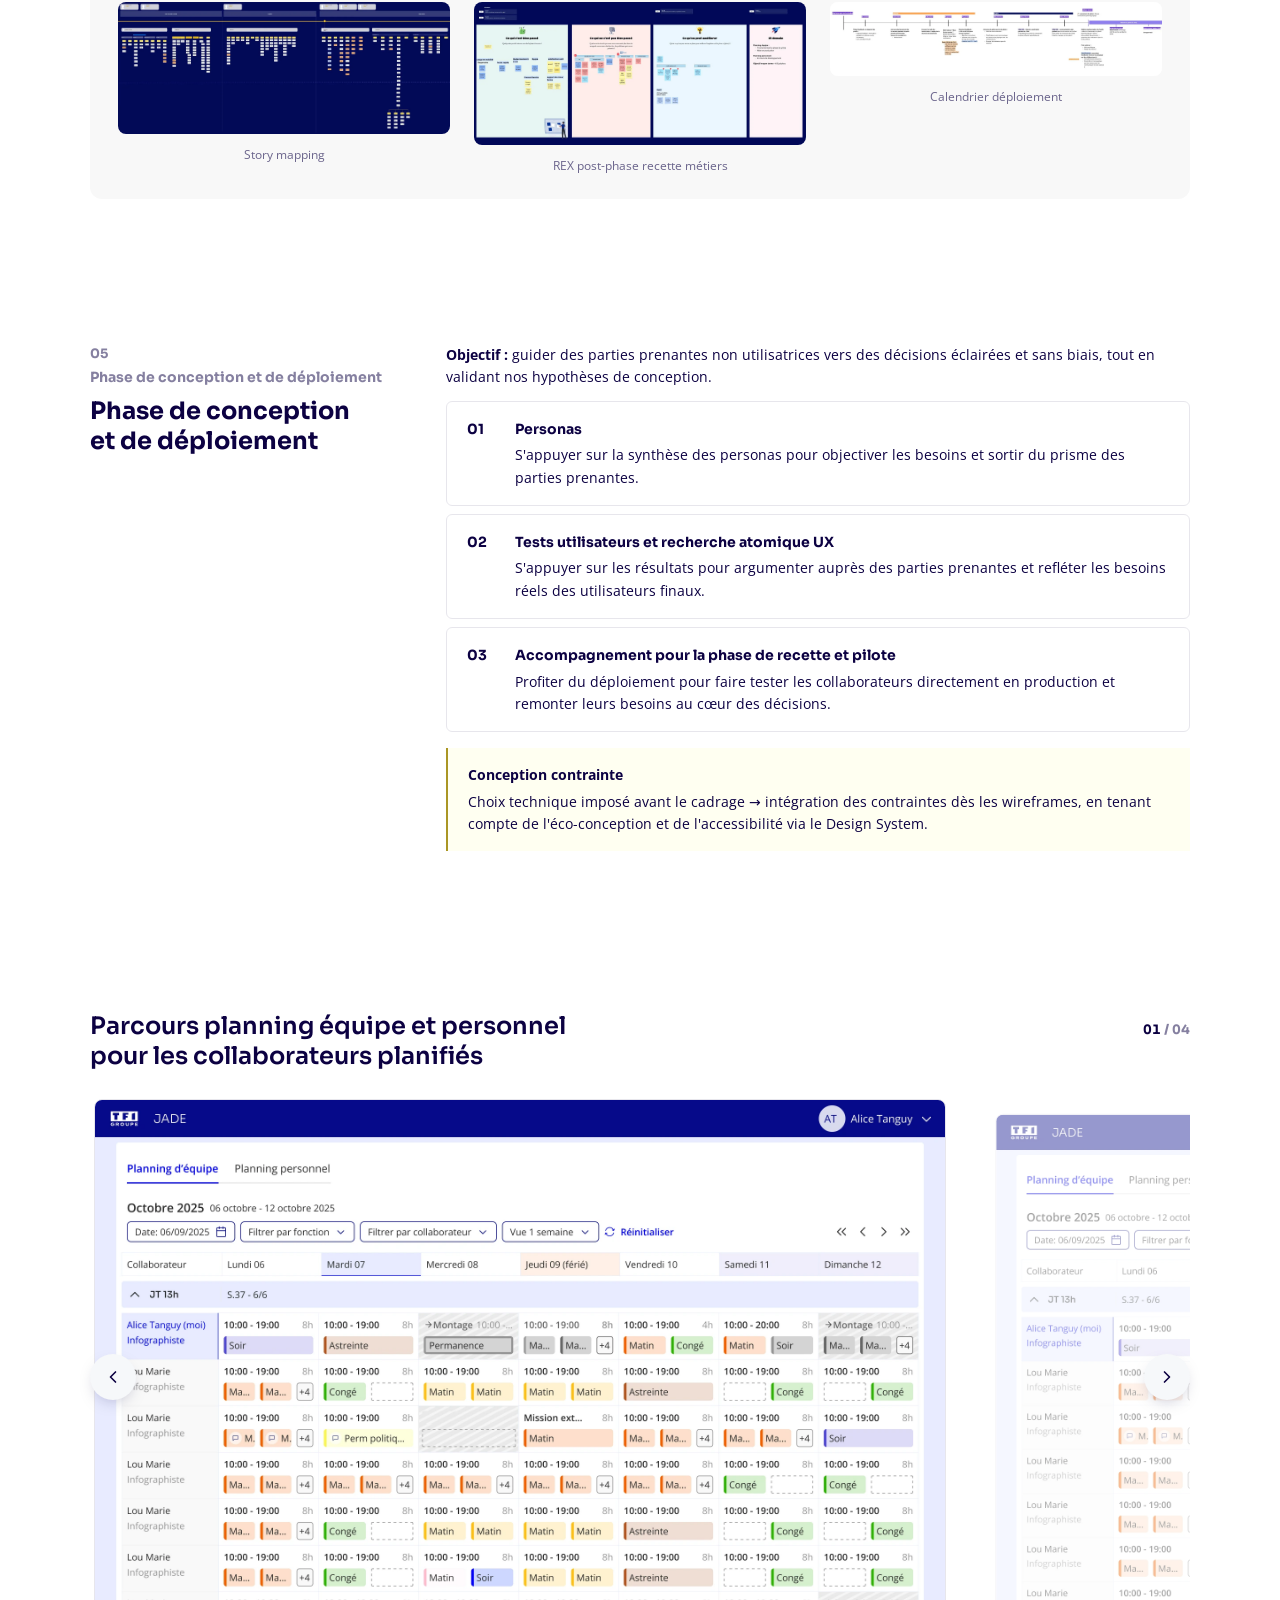
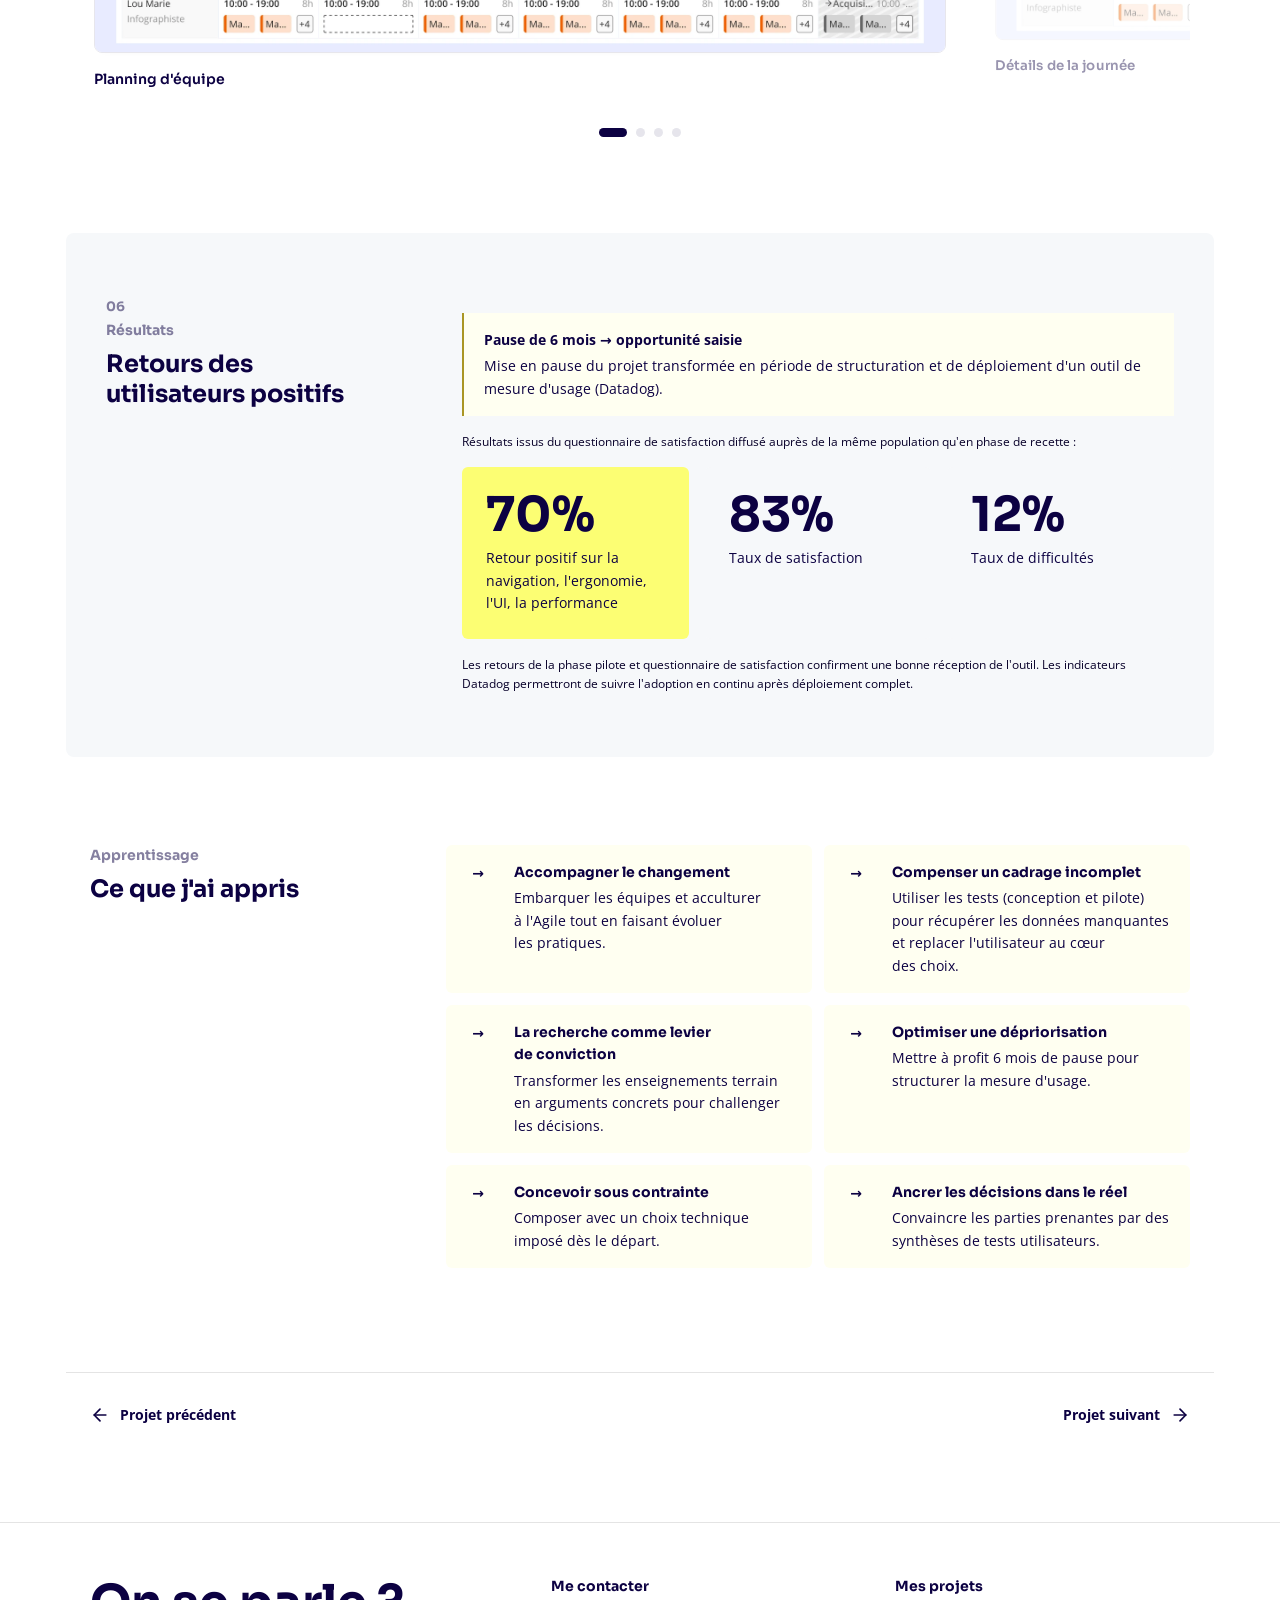
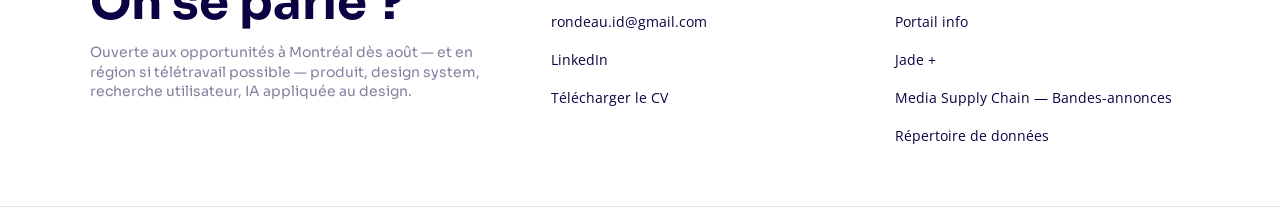
<file: projet-2-jade.html>
<!doctype html>
<html lang="fr">
<head>
  <meta charset="utf-8">
  <meta name="viewport" content="width=device-width, initial-scale=1">
  <title>Jade + — Inès Rondeau</title>
  <meta name="description" content="Étude de cas : Jade +, outil de consultation et de planification chez TF1.">
  <link rel="stylesheet" href="styles.css">
  <script defer src="reveal.js"></script>
  <script defer src="lightbox.js"></script>
  <script defer src="parcours-slider.js"></script>
</head>
<body data-theme="yellow">

  <header class="page">
    <nav class="nav" aria-label="Principale">
      <a href="index.html" class="nav__brand">Inès Rondeau</a>
      <button type="button" class="nav__toggle" aria-label="Ouvrir le menu" aria-expanded="false">
        <span></span><span></span><span></span>
      </button>
      <div class="nav__links">
        <a href="index.html" class="nav__home">
          <svg viewBox="0 0 24 24" fill="none" stroke="currentColor" stroke-width="2" stroke-linecap="round" stroke-linejoin="round" aria-hidden="true"><line x1="19" y1="12" x2="5" y2="12"/><polyline points="12 19 5 12 12 5"/></svg>
          Accueil
        </a>
        <span class="nav__group">
          <button type="button" class="nav__trigger" aria-haspopup="true" aria-expanded="false" aria-current="page">
            Projets
            <svg class="caret" viewBox="0 0 10 10" fill="none" aria-hidden="true"><path d="M1.5 3.5 L5 7 L8.5 3.5" stroke="currentColor" stroke-width="1.6" stroke-linecap="round" stroke-linejoin="round"/></svg>
          </button>
          <div class="nav__dropdown" role="menu">
            <a href="projet-1-portail-info.html" role="menuitem">Portail info</a>
            <a href="projet-2-jade.html" role="menuitem" aria-current="page">Jade +</a>
            <a href="projet-3-msc.html" role="menuitem">Media Supply Chain</a>
            <a href="projet-4-repertoire-donnees.html" role="menuitem">Répertoire de données</a>
          </div>
        </span>
        <a href="index.html#contact">Contact</a>
      </div>
    </nav>
  </header>

  <main class="container">

    <!-- ============================ HERO ============================ -->
    <section class="project-hero theme-yellow" aria-labelledby="p-title">
      <div class="project-hero__decor" aria-hidden="true"></div>
      <div class="project-hero__grid">
        <div>
          <h1 id="p-title">JADE +</h1>
          <p class="project-hero__lead">
            Outil de consultation et de planification auprès des planificateurs et collaborateurs.
            Les équipes de TF1 (JRI, DT et production) sont planifiées via l'outil Jade en coordination
            avec les journaux télévisés et les enregistrements d'émissions.
          </p>
          <div class="project-hero__tags">
            <span class="tag-hero">Phase de découverte</span>
            <span class="tag-hero">Conception</span>
            <span class="tag-hero">Test utilisateur</span>
            <span class="tag-hero">Développement</span>
            <span class="tag-hero">Mesure d'usage</span>
            <span class="tag-hero">Mesure de satisfaction</span>
            <span class="tag-hero">Amélioration</span>
          </div>
        </div>
        <div class="project-hero__image">
          <img loading="eager" fetchpriority="high" decoding="async" src="assets/jade-hero-new.webp" alt="Aperçu du planning d'équipe Jade+ — vue 2 semaines">
        </div>
      </div>
    </section>

    <!-- =================== EN UN COUP D'ŒIL ========================= -->
    <section class="glance reveal" aria-labelledby="glance-title">
      <div>
        <div class="glance__eyebrow">En un coup d'œil</div>
        <h2 id="glance-title" class="glance__title">Planifier 500 collaborateurs sur un client web moderne</h2>
        <p class="glance__lead">
          Refonte d'un client lourd obsolète en outil web — pour les planificateurs (organisation
          des équipes) et pour les collaborateurs (consultation du planning et du décompte de
          temps) sur desktop et mobile.
        </p>
        <a class="cta" href="#contexte">
          Lire l'étude de cas
          <svg width="16" height="16" viewBox="0 0 24 24" fill="none" stroke="currentColor" stroke-width="2" stroke-linecap="round" stroke-linejoin="round" aria-hidden="true"><line x1="12" y1="5" x2="12" y2="19"/><polyline points="5 12 12 19 19 12"/></svg>
        </a>
      </div>

      <div class="glance__grid">
        <div>
          <div class="glance__label">Mon rôle</div>
          <div class="glance__value">UX designer en binôme — recherche, conception, tests, accompagnement recette et pilote.</div>
        </div>
        <div>
          <div class="glance__label">Durée et équipe</div>
          <div class="glance__value">2023 – 2026 · 2 Product Designers, 1 Product Manager, 1 Product Owner, 3 developpeurs · 4 planificateurs (DT, info).</div>
        </div>

        <div>
          <div class="glance__label">Méthodes</div>
          <div class="tag-row">
            <span class="tag">Design the box</span>
            <span class="tag">Cartographie parcours</span>
            <span class="tag">Atelier vision</span>
            <span class="tag">Personas</span>
            <span class="tag">Tests utilisateurs</span>
            <span class="tag">Mesure d'usage</span>
          </div>
        </div>
        <div>
          <div class="glance__label">Livrables</div>
          <div class="tag-row">
            <span class="tag">Consultation planning</span>
            <span class="tag">Visualisation des activités</span>
            <span class="tag">Filtres</span>
            <span class="tag">Indicateurs Datadog</span>
          </div>
        </div>

        <div class="glance__divider"></div>

        <div>
          <div class="metric">60</div>
          <div class="metric__caption">Collaborateurs en phase de pilote.</div>
        </div>
        <div>
          <div class="metric">70%</div>
          <div class="metric__caption">Retours positifs (UI, navigation, perf.).</div>
        </div>
      </div>
    </section>

    <!-- =================== 01 CONTEXTE ============================== -->
    <section id="contexte" class="section">
      <div class="section__head">
        <div class="num">01</div>
        <div class="eyebrow">Contexte Business et produit</div>
        <h2>Contexte Business et produit</h2>
      </div>
      <div class="section__body">
        <p>
          Le groupe TF1 produit et diffuse des programmes d'information et de divertissement.
          Au quotidien, les équipes de planification organisent les ressources humaines
          (permanents et intermittents) pour assurer la continuité des antennes.
        </p>
        <p>
          Au sein du Pôle Produit Corporate, j'ai travaillé sur Jade + — un projet de refonte
          qui permet aux planificateurs d'organiser les équipes et aux collaborateurs de consulter
          leurs plannings et leur décompte de temps.
        </p>
        <div class="callout callout--pink">
          <span class="callout__label">Problématique produit</span>
          Client lourd obsolète — performances dégradées, double environnement coûteux, peu
          flexible techniquement. Migration 1-pour-1 demandée.
        </div>
        <p>
          <strong>Ajout de complexité :</strong> bascule vers la méthode Agile sans formation
          ni accompagnement pour s'y préparer.
        </p>
      </div>
    </section>

    <!-- =================== 02 DÉFIS STRUCTURELS ===================== -->
    <section class="section section--soft reveal">
      <div class="section__head">
        <div class="num">02</div>
        <div class="eyebrow">Phase de découverte et de recherche</div>
        <h2>Les défis qui ont structuré la démarche</h2>
      </div>
      <div class="section__body">
        <p>Cette phase a révélé <strong>trois défis structurels</strong> qui ont influencé la démarche :</p>
        <div class="steps reveal-stagger">
          <div class="step" style="background-color: rgb(235, 238, 244); border-width: 0px">
            <span class="step__num">01</span>
            <div>
              <div class="step__title">Perte de connaissance métier</div>
              <div class="step__desc">Le fonctionnel de l'outil existant n'était plus maîtrisé.</div>
            </div>
          </div>
          <div class="step" style="background-color: rgb(235, 238, 244)">
            <span class="step__num">02</span>
            <div>
              <div class="step__title">Effets de bord persistants</div>
              <div class="step__desc">Incohérences fonctionnelles découvertes.</div>
            </div>
          </div>
          <div class="step" style="background-color: rgb(235, 238, 244)">
            <span class="step__num">03</span>
            <div>
              <div class="step__title">Parties prenantes : entre expertise et biais</div>
              <div class="step__desc">Des parties prenantes impliquées à tous les niveaux, source de biais potentiel.</div>
            </div>
          </div>
        </div>
        <div class="callout callout--yellow" style="background-color: rgb(255, 255, 241)">
          <span class="callout__label">Décision managériale : arrêt du cadrage → produit minimum viable (PMV) par étapes</span>
          Pour démarrer les développements plus tôt et livrer de la valeur concrète plus rapidement.
        </div>
      </div>
    </section>

    <!-- =================== 03 PROBLÉMATIQUES CLÉS =================== -->
    <section class="section reveal">
      <div class="section__head">
        <div class="num">03</div>
        <div class="eyebrow">Problématiques clés</div>
        <h2>4 enjeux qui ont guidé la démarche</h2>
      </div>
      <div class="section__body">
        <div class="steps reveal-stagger">
          <div class="step">
            <span class="step__num">01</span>
            <div>
              <div class="step__desc">Comment garantir la cohérence du produit quand les décisions managériales sont prises sans vision complète des besoins terrain ?</div>
            </div>
          </div>
          <div class="step">
            <span class="step__num">02</span>
            <div>
              <div class="step__desc">Comment aider les parties prenantes non utilisatrices à prendre des décisions éclairées sans biais ?</div>
            </div>
          </div>
          <div class="step">
            <span class="step__num">03</span>
            <div>
              <div class="step__desc">Comment acculturer une équipe à l'Agile en parallèle d'un projet en production ?</div>
            </div>
          </div>
          <div class="step">
            <span class="step__num">04</span>
            <div>
              <div class="step__desc">Comment concevoir sous contrainte d'un choix technique imposé avant le cadrage ?</div>
            </div>
          </div>
        </div>
      </div>
    </section>

    <!-- =================== 04 DÉMARCHE AGILE ======================== -->
    <section class="section section--soft reveal">
      <div class="section__head">
        <div class="num">04</div>
        <div class="eyebrow">Stratégie déploiement</div>
        <h2>Accompagnement de l'équipe à la démarche Agile</h2>
      </div>
      <div class="section__body">
        <p>
          <strong>Opportunité :</strong> équipe technique favorable à l'Agile, PM plus réfractaire —
          ancré dans une autre méthodologie depuis des années. Ateliers mis en place pour acculturer
          et fédérer autour d'une vision commune.
        </p>
        <div class="grid-2 reveal-stagger">
          <div class="step step--arrow" style="background-color: rgb(235, 238, 244); border-width: 0px">
            <span class="step__num"></span>
            <div>
              <div class="step__title">Design the box</div>
              <div class="step__desc">Définir les rôles, périmètres et responsabilités de chacun.</div>
            </div>
          </div>
          <div class="step step--arrow" style="background-color: rgb(235, 238, 244); border-width: 0px">
            <span class="step__num"></span>
            <div>
              <div class="step__title">Cartographie du process</div>
              <div class="step__desc">Modéliser le cycle de vie du produit.</div>
            </div>
          </div>
          <div class="step step--arrow" style="background-color: rgb(235, 238, 244); border-width: 0px">
            <span class="step__num"></span>
            <div>
              <div class="step__title">Atelier vision</div>
              <div class="step__desc">Aligner management, équipe produit et technique sur une vision commune.</div>
            </div>
          </div>
          <div class="step step--arrow" style="background-color: rgb(235, 238, 244); border-width: 0px">
            <span class="step__num"></span>
            <div>
              <div class="step__title">Rétrospectives à la fin du projet</div>
              <div class="step__desc">Améliorer collectivement notre façon de travailler en continu.</div>
            </div>
          </div>
          <div class="step step--arrow" style="background-color: rgb(235, 238, 244); border-width: 0px">
            <span class="step__num"></span>
            <div>
              <div class="step__title">Instances de validation</div>
              <div class="step__desc">Mise en place avec un coach Scrum d'instances de validation métier et technique.</div>
            </div>
          </div>
          <div class="step step--arrow" style="background-color: rgb(235, 238, 244); border-width: 0px">
            <span class="step__num"></span>
            <div>
              <div class="step__title">Story mapping</div>
              <div class="step__desc">Prioriser les fonctionnalités et objectifs clés avec l'équipe produit.</div>
            </div>
          </div>
        </div>
      </div>
    </section>

    <!-- =================== ATELIERS UX ============================= -->
    <section class="section reveal" style="grid-template-columns: 1fr;">
      <div>
        <div class="glance__eyebrow" style="margin-bottom:16px">Ateliers UX</div>
        <div class="maquettes-stage">
          <div class="gallery gallery--3 maquettes--ateliers reveal-stagger">
            <figure>
              <img loading="lazy" decoding="async" src="assets/jade-atelier-storymapping.webp" alt="Story mapping de l'équipe produit Jade+ — canvas Miro avec post-its">
              <figcaption>Story mapping</figcaption>
            </figure>
            <figure>
              <img loading="lazy" decoding="async" src="assets/jade-atelier-rex.webp" alt="REX post-phase recette métiers — 4 colonnes : ce qui s'est bien passé, ce qui n'a pas marché, à améliorer, et demain">
              <figcaption>REX post-phase recette métiers</figcaption>
            </figure>
            <figure>
              <img loading="lazy" decoding="async" src="assets/jade-atelier-timeline.webp" alt="Timeline stratégie d'accompagnement pilote et recette — calendrier de déploiement">
              <figcaption>Calendrier déploiement</figcaption>
            </figure>
          </div>
        </div>
      </div>
    </section>

    <!-- =================== 05 CONCEPTION ============================ -->
    <section class="section reveal">
      <div class="section__head">
        <div class="num">05</div>
        <div class="eyebrow">Phase de conception et de déploiement</div>
        <h2>Phase de conception et de déploiement</h2>
      </div>
      <div class="section__body">
        <p>
          <strong>Objectif :</strong> guider des parties prenantes non utilisatrices vers des décisions
          éclairées et sans biais, tout en validant nos hypothèses de conception.
        </p>
        <div class="steps reveal-stagger">
          <div class="step">
            <span class="step__num">01</span>
            <div>
              <div class="step__title">Personas</div>
              <div class="step__desc">S'appuyer sur la synthèse des personas pour objectiver les besoins et sortir du prisme des parties prenantes.</div>
            </div>
          </div>
          <div class="step">
            <span class="step__num">02</span>
            <div>
              <div class="step__title">Tests utilisateurs et recherche atomique UX</div>
              <div class="step__desc">S'appuyer sur les résultats pour argumenter auprès des parties prenantes et refléter les besoins réels des utilisateurs finaux.</div>
            </div>
          </div>
          <div class="step">
            <span class="step__num">03</span>
            <div>
              <div class="step__title">Accompagnement pour la phase de recette et pilote</div>
              <div class="step__desc">Profiter du déploiement pour faire tester les collaborateurs directement en production et remonter leurs besoins au cœur des décisions.</div>
            </div>
          </div>
        </div>
        <div class="callout callout--yellow" style="margin-top:16px; background-color: rgb(255, 255, 241)">
          <span class="callout__label">Conception contrainte</span>
          Choix technique imposé avant le cadrage → intégration des contraintes dès les wireframes,
          en tenant compte de l'éco-conception et de l'accessibilité via le Design System.
        </div>
      </div>
    </section>

    <!-- =================== MAQUETTES — SLIDER ===================== -->
    <section class="section reveal" style="grid-template-columns: 1fr;" aria-labelledby="maquettes-title">
      <div class="parcours-slider parcours-slider--maquettes" role="group" aria-roledescription="carrousel" aria-label="Maquettes : plannings équipe et personnel">
        <div class="parcours-slider__head">
          <h2 class="parcours-slider__title" id="maquettes-title">Parcours planning équipe et personnel pour les collaborateurs planifiés</h2>
          <div class="parcours-slider__counter" aria-hidden="true"><b data-counter="current" style="color: rgb(12, 1, 66)">01</b> / 04</div>
        </div>

        <div class="parcours-viewport">
          <button type="button" class="parcours-arrow parcours-arrow--prev" data-dir="prev" aria-controls="maquettes-track" aria-label="Écran précédent">
            <svg viewBox="0 0 24 24" fill="none" stroke="currentColor" stroke-width="2" stroke-linecap="round" stroke-linejoin="round" aria-hidden="true"><polyline points="15 18 9 12 15 6"></polyline></svg>
          </button>
          <div class="parcours-track" id="maquettes-track">
            <figure class="parcours-slide" data-active role="group" aria-roledescription="diapositive" aria-label="Écran 1 sur 4">
              <span class="parcours-slide__frame">
                <img loading="lazy" decoding="async" src="assets/jade-equipe-01.webp" alt="Planning d'équipe — vue JT 13h, semaine du 06 au 12 octobre">
              </span>
              <figcaption>Planning d'équipe</figcaption>
            </figure>
            <figure class="parcours-slide" role="group" aria-roledescription="diapositive" aria-label="Écran 2 sur 4">
              <span class="parcours-slide__frame">
                <img loading="lazy" decoding="async" src="assets/jade-equipe-popin-02.webp" alt="Planning d'équipe — modale Détails de la journée">
              </span>
              <figcaption>Détails de la journée</figcaption>
            </figure>
            <figure class="parcours-slide" role="group" aria-roledescription="diapositive" aria-label="Écran 3 sur 4">
              <span class="parcours-slide__frame">
                <img loading="lazy" decoding="async" src="assets/jade-personnel-03.webp" alt="Planning personnel — vue semaine">
              </span>
              <figcaption>Planning personnel</figcaption>
            </figure>
            <figure class="parcours-slide" role="group" aria-roledescription="diapositive" aria-label="Écran 4 sur 4">
              <span class="parcours-slide__frame">
                <img loading="lazy" decoding="async" src="assets/jade-personnel-forfait-04.webp" alt="Planning personnel — forfaits et compteurs de congés">
              </span>
              <figcaption>Planning personnel — Forfaits</figcaption>
            </figure>
          </div>
          <button type="button" class="parcours-arrow parcours-arrow--next" data-dir="next" aria-controls="maquettes-track" aria-label="Écran suivant">
            <svg viewBox="0 0 24 24" fill="none" stroke="currentColor" stroke-width="2" stroke-linecap="round" stroke-linejoin="round" aria-hidden="true"><polyline points="9 18 15 12 9 6"></polyline></svg>
          </button>
        </div>

        <div class="parcours-controls">
          <div class="parcours-dots" role="group" aria-label="Choisir un écran">
            <button type="button" class="parcours-dot" aria-controls="maquettes-track" aria-current="true"  aria-label="Aller à l'écran 1 — Planning d'équipe"></button>
            <button type="button" class="parcours-dot" aria-controls="maquettes-track" aria-current="false" aria-label="Aller à l'écran 2 — Détails de la journée"></button>
            <button type="button" class="parcours-dot" aria-controls="maquettes-track" aria-current="false" aria-label="Aller à l'écran 3 — Planning personnel"></button>
            <button type="button" class="parcours-dot" aria-controls="maquettes-track" aria-current="false" aria-label="Aller à l'écran 4 — Planning personnel, forfaits"></button>
          </div>
        </div>
        <p class="parcours-live visually-hidden" aria-live="polite"></p>

      </div>
    </section>

    <!-- =================== 06 RÉSULTATS ============================ -->
    <section class="section section--soft reveal">
      <div class="section__head">
        <div class="num">06</div>
        <div class="eyebrow">Résultats</div>
        <h2>Retours des utilisateurs positifs</h2>
      </div>
      <div class="section__body">
        <div class="callout callout--yellow" style="background-color: rgb(255, 255, 241)">
          <span class="callout__label">Pause de 6 mois → opportunité saisie</span>
          Mise en pause du projet transformée en période de structuration et de déploiement d'un
          outil de mesure d'usage (Datadog).
        </div>
        <p class="muted small" style="margin-bottom:16px; color: rgb(8, 1, 42)">Résultats issus du questionnaire de satisfaction diffusé auprès de la même population qu'en phase de recette : </p>
        <div class="metrics reveal-stagger">
          <div class="metric-card metric-card--highlight">
            <div class="metric">70%</div>
            <div class="metric__caption">Retour positif sur la navigation, l'ergonomie, l'UI, la performance</div>
          </div>
          <div class="metric-card">
            <div class="metric muted"><span style="color: #0C0142">83%</span></div>
            <div class="metric__caption">Taux de satisfaction</div>
          </div>
          <div class="metric-card">
            <div class="metric muted"><span style="color: #0C0142">12%</span></div>
            <div class="metric__caption">Taux de difficultés</div>
          </div>
        </div>
        <p class="muted small" style="margin-top:16px"><span style="color: #08012A">
          Les retours de la phase pilote et questionnaire de satisfaction confirment une bonne réception de l'outil. Les indicateurs
          Datadog permettront de suivre l'adoption en continu après déploiement complet.
        </span></p>
      </div>
    </section>

    <!-- =================== APPRENTISSAGE =========================== -->
    <section class="section reveal">
      <div class="section__head">
        <div class="eyebrow">Apprentissage</div>
        <h2>Ce que j'ai appris</h2>
      </div>
      <div class="section__body">
        <div class="grid-2 reveal-stagger">
          <div class="step step--arrow" style="background-color: rgb(255, 255, 241); border-width: 0px">
            <span class="step__num"></span>
            <div>
              <div class="step__title">Accompagner le changement</div>
              <div class="step__desc">Embarquer les équipes et acculturer à l'Agile tout en faisant évoluer les pratiques.</div>
            </div>
          </div>
          <div class="step step--arrow" style="background-color: rgb(255, 255, 241); border-width: 0px">
            <span class="step__num"></span>
            <div>
              <div class="step__title">Compenser un cadrage incomplet</div>
              <div class="step__desc">Utiliser les tests (conception et pilote) pour récupérer les données manquantes et replacer l'utilisateur au cœur des choix.</div>
            </div>
          </div>
          <div class="step step--arrow" style="background-color: rgb(255, 255, 241); border-width: 0px">
            <span class="step__num"></span>
            <div>
              <div class="step__title">La recherche comme levier de conviction</div>
              <div class="step__desc">Transformer les enseignements terrain en arguments concrets pour challenger les décisions.</div>
            </div>
          </div>
          <div class="step step--arrow" style="background-color: rgb(255, 255, 241); border-width: 0px">
            <span class="step__num"></span>
            <div>
              <div class="step__title">Optimiser une dépriorisation</div>
              <div class="step__desc">Mettre à profit 6 mois de pause pour structurer la mesure d'usage.</div>
            </div>
          </div>
          <div class="step step--arrow" style="background-color: rgb(255, 255, 241); border-width: 0px">
            <span class="step__num"></span>
            <div>
              <div class="step__title">Concevoir sous contrainte</div>
              <div class="step__desc">Composer avec un choix technique imposé dès le départ.</div>
            </div>
          </div>
          <div class="step step--arrow" style="background-color: rgb(255, 255, 241); border-width: 0px">
            <span class="step__num"></span>
            <div>
              <div class="step__title">Ancrer les décisions dans le réel</div>
              <div class="step__desc">Convaincre les parties prenantes par des synthèses de tests utilisateurs.</div>
            </div>
          </div>
        </div>
      </div>
    </section>

    <!-- =================== PROJECT NAV ============================= -->
    <nav class="project-nav reveal" aria-label="Navigation entre projets">
      <a href="projet-1-portail-info.html">
        <svg width="20" height="20" viewBox="0 0 24 24" fill="none" stroke="currentColor" stroke-width="2" stroke-linecap="round" stroke-linejoin="round" aria-hidden="true"><line x1="19" y1="12" x2="5" y2="12"/><polyline points="12 19 5 12 12 5"/></svg>
        Projet précédent
      </a>
      <a href="projet-3-msc.html">
        Projet suivant
        <svg width="20" height="20" viewBox="0 0 24 24" fill="none" stroke="currentColor" stroke-width="2" stroke-linecap="round" stroke-linejoin="round" aria-hidden="true"><line x1="5" y1="12" x2="19" y2="12"/><polyline points="12 5 19 12 12 19"/></svg>
      </a>
    </nav>

  </main>

  <!-- =================== FOOTER ===================================== -->
  <footer class="footer reveal" id="contact">
    <div class="footer__inner">
      <div>
        <h2 class="footer__title">On se parle ?</h2>
        <p class="footer__lead">
          Ouverte aux opportunités à Montréal dès août — et en région si télétravail possible — produit, design system,
          recherche utilisateur, IA appliquée au design.
        </p>
      </div>
      <div>
        <h3 class="footer__heading">Me contacter</h3>
        <ul class="footer__list">
          <li><a href="mailto:rondeau.id@gmail.com">rondeau.id@gmail.com</a></li>
          <li><a href="https://www.linkedin.com/in/in%C3%A8s-rondeau-173500bb/" target="_blank" rel="noopener">LinkedIn</a></li>
          <li><a href="cv-ines-rondeau.html">Télécharger le CV</a></li>
        </ul>
      </div>
      <div>
        <h3 class="footer__heading">Mes projets</h3>
        <ul class="footer__list">
          <li><a href="projet-1-portail-info.html">Portail info</a></li>
          <li><a href="projet-2-jade.html" aria-current="page">Jade +</a></li>
          <li><a href="projet-3-msc.html">Media Supply Chain — Bandes-annonces</a></li>
          <li><a href="projet-4-repertoire-donnees.html">Répertoire de données</a></li>
        </ul>
      </div>
    </div>
  </footer>

</body>
</html>
</file>
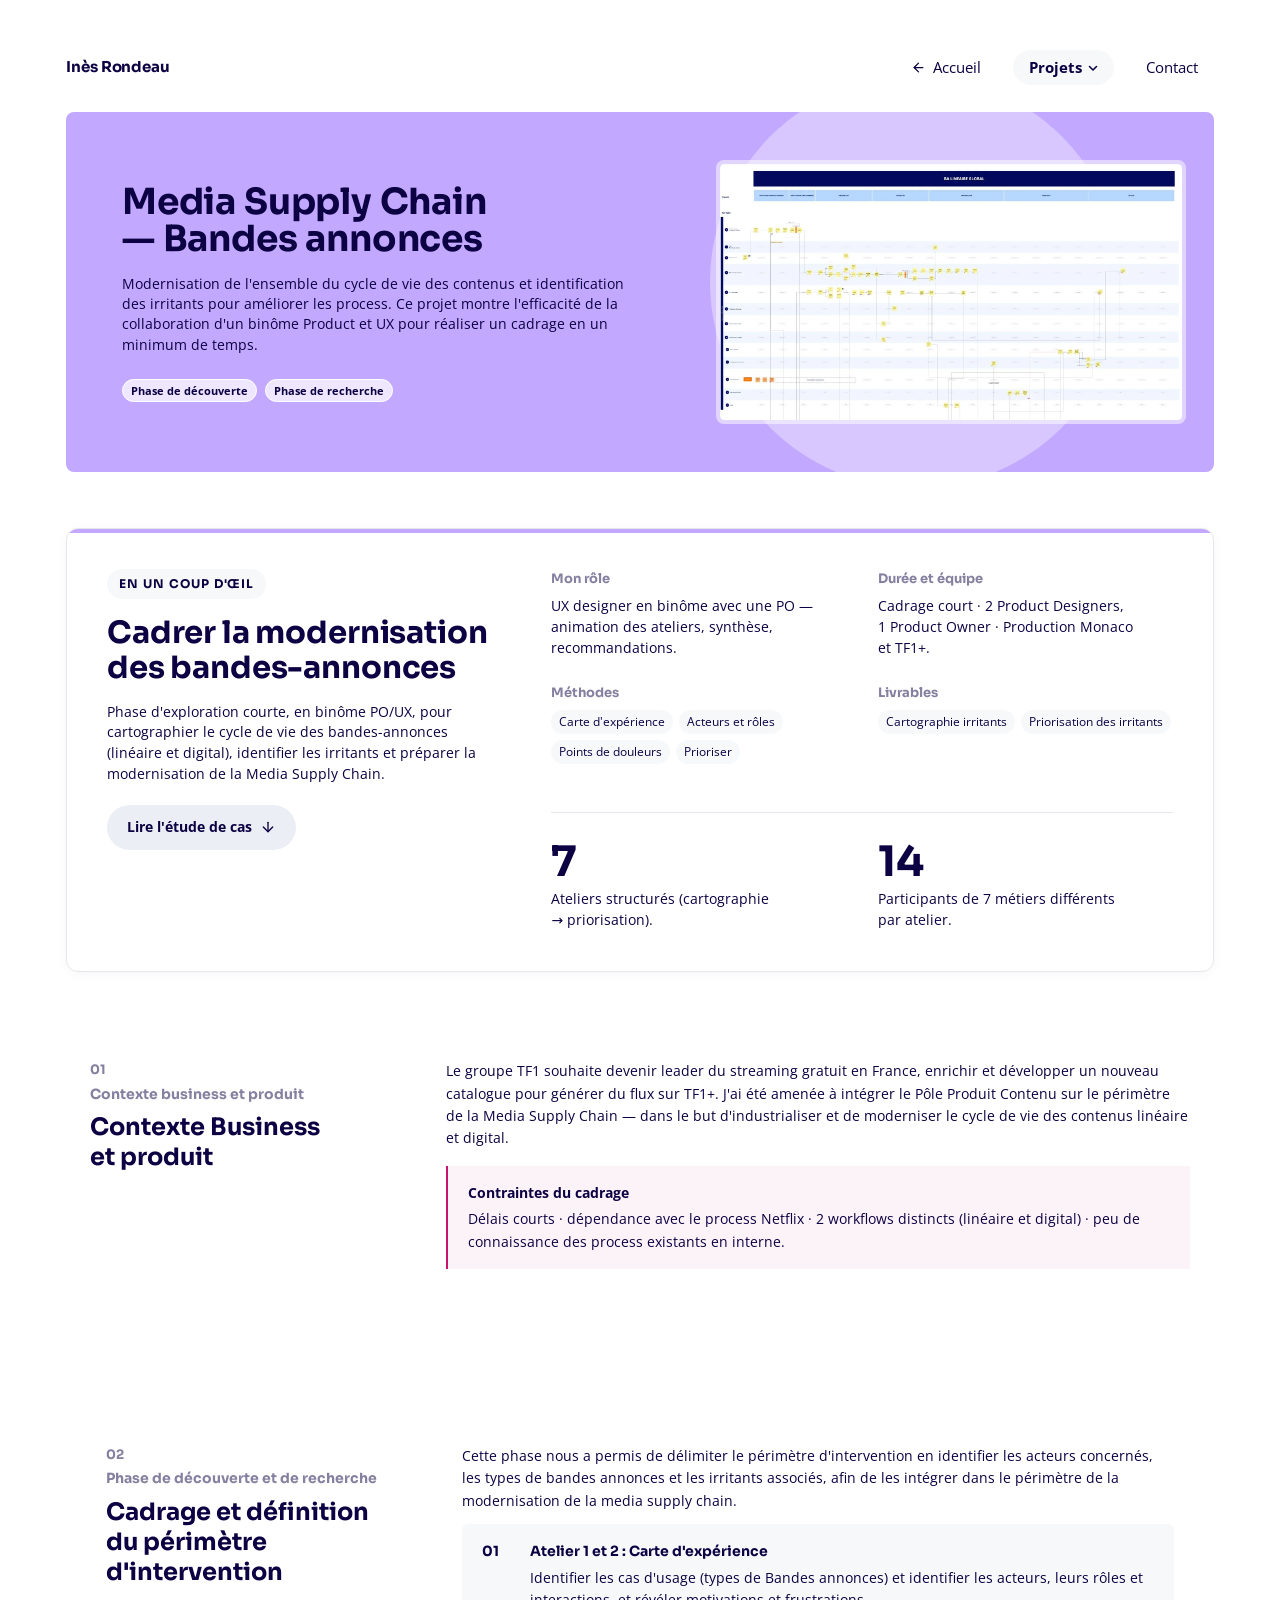
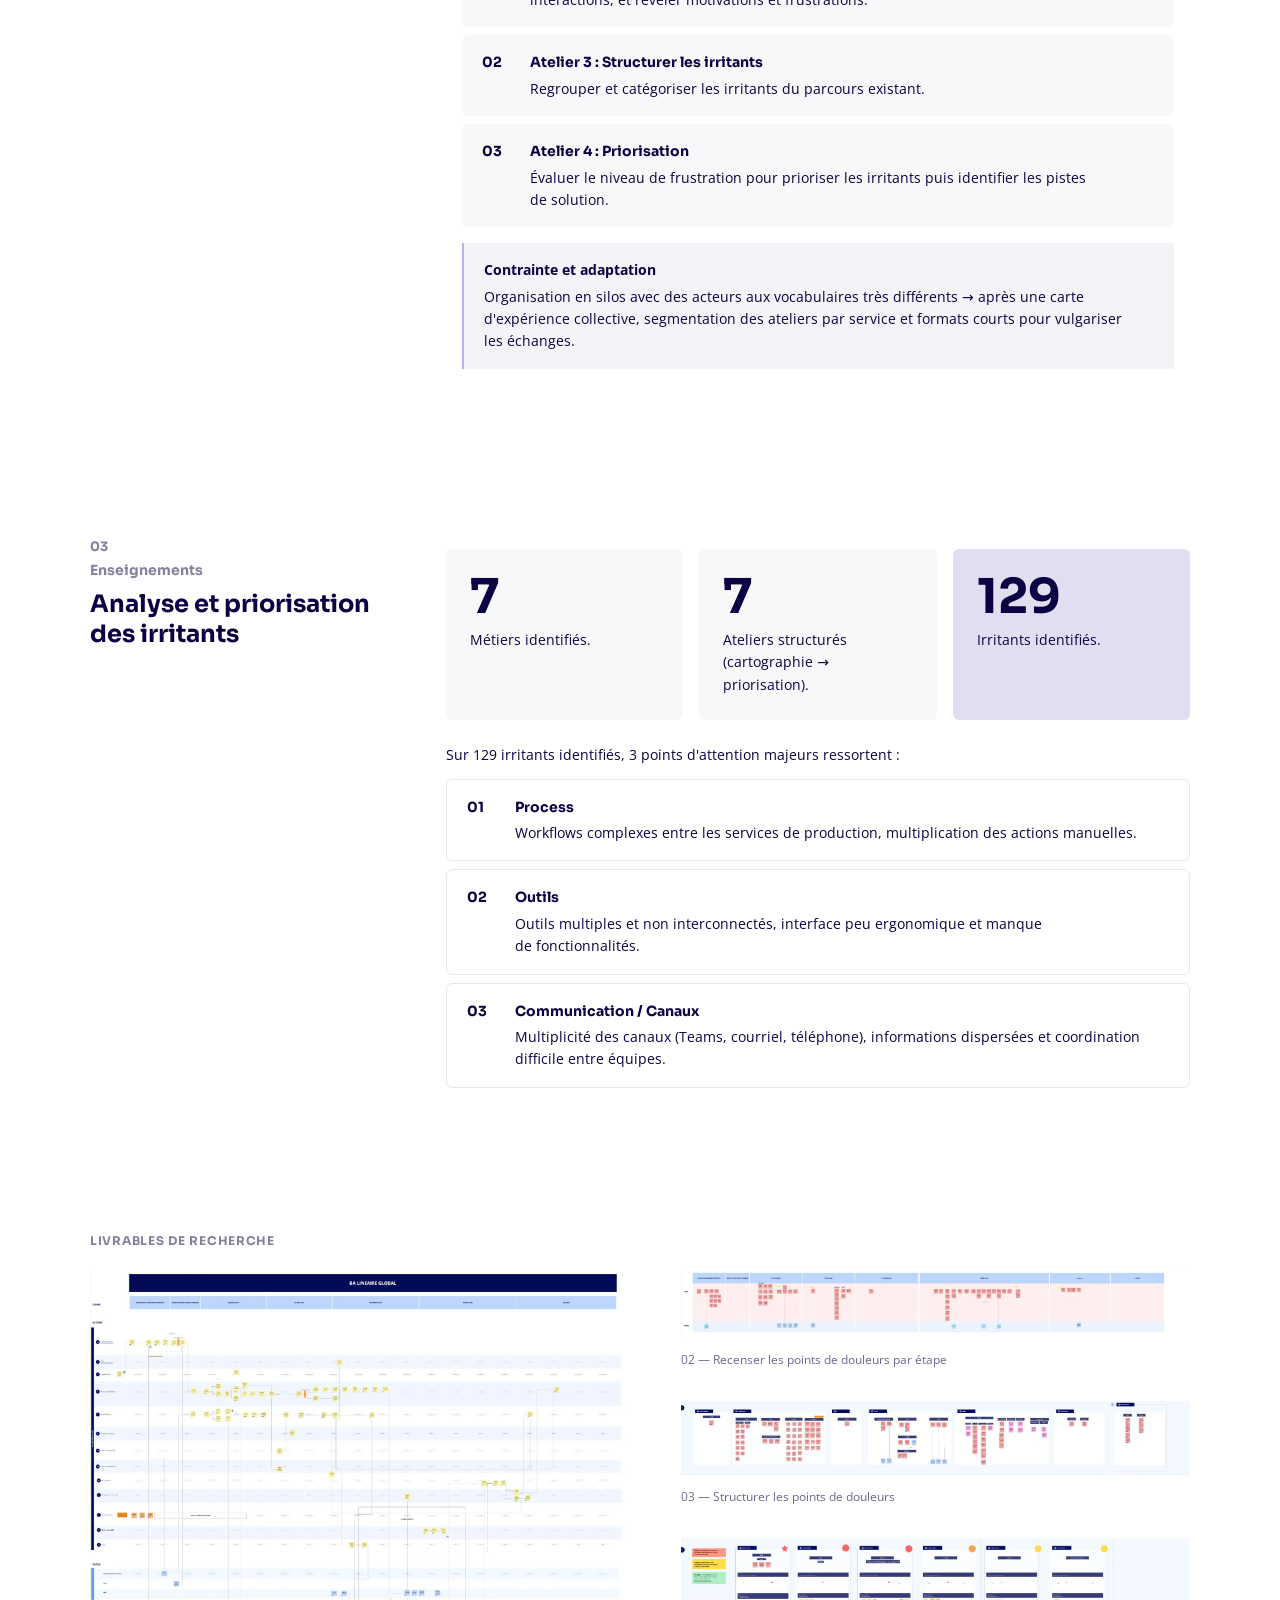
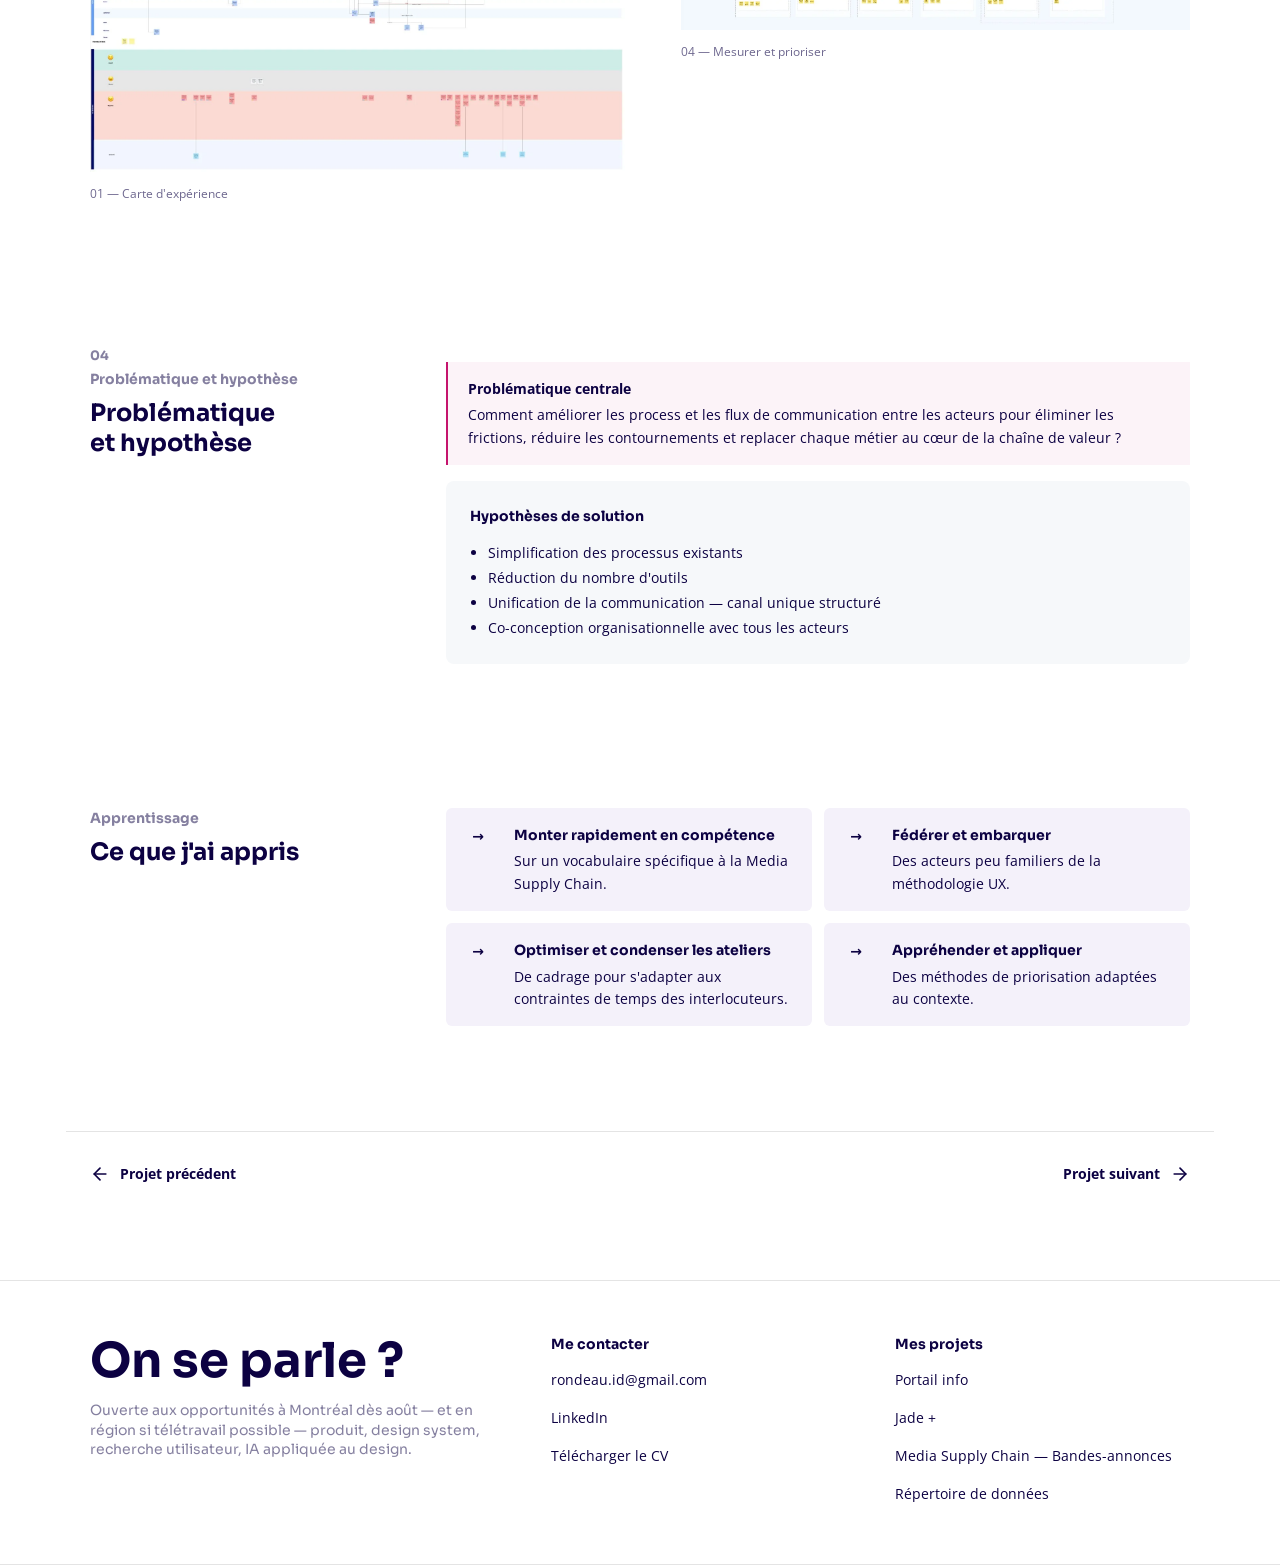
<file: projet-3-msc.html>
<!doctype html>
<html lang="fr">
<head>
  <meta charset="utf-8">
  <meta name="viewport" content="width=device-width, initial-scale=1">
  <title>Media Supply Chain — Inès Rondeau</title>
  <meta name="description" content="Étude de cas : Media Supply Chain — Bandes-annonces, cadrage chez TF1+.">
  <link rel="stylesheet" href="styles.css">
  <script defer src="reveal.js"></script>
  <script defer src="lightbox.js"></script>
</head>
<body data-theme="purple">

  <header class="page">
    <nav class="nav" aria-label="Principale">
      <a href="index.html" class="nav__brand">Inès Rondeau</a>
      <button type="button" class="nav__toggle" aria-label="Ouvrir le menu" aria-expanded="false">
        <span></span><span></span><span></span>
      </button>
      <div class="nav__links">
        <a href="index.html" class="nav__home">
          <svg viewBox="0 0 24 24" fill="none" stroke="currentColor" stroke-width="2" stroke-linecap="round" stroke-linejoin="round" aria-hidden="true"><line x1="19" y1="12" x2="5" y2="12"/><polyline points="12 19 5 12 12 5"/></svg>
          Accueil
        </a>
        <span class="nav__group">
          <button type="button" class="nav__trigger" aria-haspopup="true" aria-expanded="false" aria-current="page">
            Projets
            <svg class="caret" viewBox="0 0 10 10" fill="none" aria-hidden="true"><path d="M1.5 3.5 L5 7 L8.5 3.5" stroke="currentColor" stroke-width="1.6" stroke-linecap="round" stroke-linejoin="round"/></svg>
          </button>
          <div class="nav__dropdown" role="menu">
            <a href="projet-1-portail-info.html" role="menuitem">Portail info</a>
            <a href="projet-2-jade.html" role="menuitem">Jade +</a>
            <a href="projet-3-msc.html" role="menuitem" aria-current="page">Media Supply Chain</a>
            <a href="projet-4-repertoire-donnees.html" role="menuitem">Répertoire de données</a>
          </div>
        </span>
        <a href="index.html#contact">Contact</a>
      </div>
    </nav>
  </header>

  <main class="container">

    <!-- ============================ HERO ============================ -->
    <section class="project-hero theme-purple" aria-labelledby="p-title">
      <div class="project-hero__decor" aria-hidden="true"></div>
      <div class="project-hero__grid">
        <div>
          <h1 id="p-title">Media Supply Chain — Bandes annonces</h1>
          <p class="project-hero__lead">
            Modernisation de l'ensemble du cycle de vie des contenus et identification des
            irritants pour améliorer les process. Ce projet montre l'efficacité de la
            collaboration d'un binôme Product et UX pour réaliser un cadrage en un minimum de temps.
          </p>
          <div class="project-hero__tags">
            <span class="tag-hero">Phase de découverte</span>
            <span class="tag-hero">Phase de recherche</span>
          </div>
        </div>
        <div class="project-hero__image">
          <img loading="eager" fetchpriority="high" decoding="async" src="assets/msc-hero.webp" alt="Aperçu de la cartographie Media Supply Chain">
        </div>
      </div>
    </section>

    <!-- =================== EN UN COUP D'ŒIL ========================= -->
    <section class="glance reveal" aria-labelledby="glance-title">
      <div>
        <div class="glance__eyebrow">En un coup d'œil</div>
        <h2 id="glance-title" class="glance__title">Cadrer la modernisation des bandes-annonces</h2>
        <p class="glance__lead">
          Phase d'exploration courte, en binôme PO/UX, pour cartographier le cycle de vie des
          bandes-annonces (linéaire et digital), identifier les irritants et préparer la
          modernisation de la Media Supply Chain.
        </p>
        <a class="cta" href="#contexte">
          Lire l'étude de cas
          <svg width="16" height="16" viewBox="0 0 24 24" fill="none" stroke="currentColor" stroke-width="2" stroke-linecap="round" stroke-linejoin="round" aria-hidden="true"><line x1="12" y1="5" x2="12" y2="19"/><polyline points="5 12 12 19 19 12"/></svg>
        </a>
      </div>

      <div class="glance__grid">
        <div>
          <div class="glance__label">Mon rôle</div>
          <div class="glance__value">UX designer en binôme avec une PO — animation des ateliers, synthèse, recommandations.</div>
        </div>
        <div>
          <div class="glance__label">Durée et équipe</div>
          <div class="glance__value">Cadrage court · 2 Product Designers, 1 Product Owner · Production Monaco et TF1+.</div>
        </div>

        <div>
          <div class="glance__label">Méthodes</div>
          <div class="tag-row">
            <span class="tag">Carte d'expérience</span>
            <span class="tag">Acteurs et rôles</span>
            <span class="tag">Points de douleurs</span>
            <span class="tag">Prioriser</span>
          </div>
        </div>
        <div>
          <div class="glance__label">Livrables</div>
          <div class="tag-row">
            <span class="tag">Cartographie irritants</span>
            <span class="tag">Priorisation des irritants</span>
          </div>
        </div>

        <div class="glance__divider"></div>

        <div>
          <div class="metric">7</div>
          <div class="metric__caption">Ateliers structurés (cartographie → priorisation).</div>
        </div>
        <div>
          <div class="metric">14</div>
          <div class="metric__caption">Participants de 7 métiers différents par atelier.</div>
        </div>
      </div>
    </section>

    <!-- =================== 01 CONTEXTE ============================== -->
    <section id="contexte" class="section">
      <div class="section__head">
        <div class="num">01</div>
        <div class="eyebrow">Contexte business et produit</div>
        <h2>Contexte Business et produit</h2>
      </div>
      <div class="section__body">
        <p>
          Le groupe TF1 souhaite devenir leader du streaming gratuit en France, enrichir et
          développer un nouveau catalogue pour générer du flux sur TF1+. J'ai été amenée à
          intégrer le Pôle Produit Contenu sur le périmètre de la Media Supply Chain — dans le
          but d'industrialiser et de moderniser le cycle de vie des contenus linéaire et digital.
        </p>
        <div class="callout callout--pink">
          <span class="callout__label">Contraintes du cadrage</span>
          Délais courts · dépendance avec le process Netflix · 2 workflows distincts (linéaire et
          digital) · peu de connaissance des process existants en interne.
        </div>
      </div>
    </section>

    <!-- =================== 02 CADRAGE =============================== -->
    <section class="section section--soft reveal" style="background-color: rgb(255, 255, 255)">
      <div class="section__head">
        <div class="num">02</div>
        <div class="eyebrow">Phase de découverte et de recherche</div>
        <h2>Cadrage et définition du périmètre d'intervention</h2>
      </div>
      <div class="section__body">
        <p>
          Cette phase nous a permis de délimiter le périmètre d'intervention en identifier les
          acteurs concernés, les types de bandes annonces et les irritants associés, afin de les
          intégrer dans le périmètre de la modernisation de la media supply chain.
        </p>
        <div class="steps reveal-stagger">
          <div class="step" style="background-color: rgb(246, 248, 250); border-width: 0px">
            <span class="step__num">01</span>
            <div>
              <div class="step__title">Atelier 1 et 2 : Carte d'expérience</div>
              <div class="step__desc">Identifier les cas d'usage (types de Bandes annonces) et identifier les acteurs, leurs rôles et interactions, et révéler motivations et frustrations.</div>
            </div>
          </div>
          <div class="step" style="background-color: rgb(246, 248, 250); border-width: 0px">
            <span class="step__num">02</span>
            <div>
              <div class="step__title">Atelier 3 : Structurer les irritants</div>
              <div class="step__desc">Regrouper et catégoriser les irritants du parcours existant.</div>
            </div>
          </div>
          <div class="step" style="background-color: rgb(246, 248, 250); border-width: 0px">
            <span class="step__num">03</span>
            <div>
              <div class="step__title">Atelier 4 : Priorisation</div>
              <div class="step__desc">Évaluer le niveau de frustration pour prioriser les irritants puis identifier les pistes de solution.</div>
            </div>
          </div>
        </div>
        <div class="callout callout--purple">
          <span class="callout__label">Contrainte et adaptation</span>
          Organisation en silos avec des acteurs aux vocabulaires très différents → après une
          carte d'expérience collective, segmentation des ateliers par service et formats courts pour
          vulgariser les échanges.
        </div>
      </div>
    </section>

    <!-- =================== 03 ANALYSE / PRIORISATION DES IRRITANTS == -->
    <section class="section reveal">
      <div class="section__head">
        <div class="num">03</div>
        <div class="eyebrow">Enseignements</div>
        <h2>Analyse et priorisation des irritants</h2>
      </div>
      <div class="section__body">
        <div class="metrics reveal-stagger">
          <div class="metric-card">
            <div class="metric">7</div>
            <div class="metric__caption">Métiers identifiés.</div>
          </div>
          <div class="metric-card">
            <div class="metric">7</div>
            <div class="metric__caption">Ateliers structurés (cartographie → priorisation).</div>
          </div>
          <div class="metric-card" style="background-color: rgb(227, 221, 241)">
            <div class="metric">129</div>
            <div class="metric__caption">Irritants identifiés.</div>
          </div>
        </div>
        <p style="margin-top:24px">Sur 129 irritants identifiés, 3 points d'attention majeurs ressortent :</p>
        <div class="steps reveal-stagger">
          <div class="step">
            <span class="step__num">01</span>
            <div>
              <div class="step__title">Process</div>
              <div class="step__desc">Workflows complexes entre les services de production, multiplication des actions manuelles.</div>
            </div>
          </div>
          <div class="step">
            <span class="step__num">02</span>
            <div>
              <div class="step__title">Outils</div>
              <div class="step__desc">Outils multiples et non interconnectés, interface peu ergonomique et manque de fonctionnalités.</div>
            </div>
          </div>
          <div class="step">
            <span class="step__num">03</span>
            <div>
              <div class="step__title">Communication / Canaux</div>
              <div class="step__desc">Multiplicité des canaux (Teams, courriel, téléphone), informations dispersées et coordination difficile entre équipes.</div>
            </div>
          </div>
        </div>
      </div>
    </section>

    <!-- =================== LIVRABLES =============================== -->
    <section class="section reveal" style="grid-template-columns: 1fr;">
      <div>
        <div class="glance__eyebrow" style="margin-bottom:16px">Livrables de recherche</div>
        <div class="livrables-msc reveal-stagger">
          <figure class="livrables-msc__main">
            <img loading="lazy" decoding="async" src="assets/msc-livrable-01-carte.webp" alt="Carte d'expérience — BA Linéaire Global : étapes, acteurs, outils, verbatims et irritants">
            <figcaption>01 — Carte d'expérience</figcaption>
          </figure>
          <div class="livrables-msc__stack">
            <figure>
              <img loading="lazy" decoding="async" src="assets/msc-livrable-02-recenser.webp" alt="Atelier — recenser les points de douleurs par étape du parcours BA">
              <figcaption>02 — Recenser les points de douleurs par étape</figcaption>
            </figure>
            <figure>
              <img loading="lazy" decoding="async" src="assets/msc-livrable-03-structurer.webp" alt="Atelier — structurer les points de douleurs par familles">
              <figcaption>03 — Structurer les points de douleurs</figcaption>
            </figure>
            <figure>
              <img loading="lazy" decoding="async" src="assets/msc-livrable-04-prioriser.webp" alt="Atelier — mesurer l'intensité des irritants et prioriser">
              <figcaption>04 — Mesurer et prioriser</figcaption>
            </figure>
          </div>
        </div>
      </div>
    </section>

    <!-- =================== 04 PROBLÉMATIQUE ======================== -->
    <section class="section reveal">
      <div class="section__head">
        <div class="num">04</div>
        <div class="eyebrow">Problématique et hypothèse</div>
        <h2>Problématique et hypothèse</h2>
      </div>
      <div class="section__body">
        <div class="callout callout--pink">
          <span class="callout__label">Problématique centrale</span>
          Comment améliorer les process et les flux de communication entre les acteurs pour
          éliminer les frictions, réduire les contournements et replacer chaque métier au cœur
          de la chaîne de valeur ?
        </div>

        <div class="panel-soft" style="background: var(--bg-card); margin-top: 16px;">
          <div class="step__title" style="margin-bottom:12px">Hypothèses de solution</div>
          <ul style="margin:0; padding-left:18px; line-height:1.8;">
            <li>Simplification des processus existants</li>
            <li>Réduction du nombre d'outils</li>
            <li>Unification de la communication — canal unique structuré</li>
            <li>Co-conception organisationnelle avec tous les acteurs</li>
          </ul>
        </div>
      </div>
    </section>

    <!-- =================== APPRENTISSAGE =========================== -->
    <section class="section reveal">
      <div class="section__head">
        <div class="eyebrow">Apprentissage</div>
        <h2>Ce que j'ai appris</h2>
      </div>
      <div class="section__body">
        <div class="grid-2 reveal-stagger">
          <div class="step step--arrow" style="background-color: rgb(244, 241, 250); border-width: 0px">
            <span class="step__num"></span>
            <div>
              <div class="step__title">Monter rapidement en compétence</div>
              <div class="step__desc">Sur un vocabulaire spécifique à la Media Supply Chain.</div>
            </div>
          </div>
          <div class="step step--arrow" style="background-color: rgb(244, 241, 250); border-width: 0px">
            <span class="step__num"></span>
            <div>
              <div class="step__title">Fédérer et embarquer</div>
              <div class="step__desc">Des acteurs peu familiers de la méthodologie UX.</div>
            </div>
          </div>
          <div class="step step--arrow" style="background-color: rgb(244, 241, 250); border-width: 0px">
            <span class="step__num"></span>
            <div>
              <div class="step__title">Optimiser et condenser les ateliers</div>
              <div class="step__desc">De cadrage pour s'adapter aux contraintes de temps des interlocuteurs.</div>
            </div>
          </div>
          <div class="step step--arrow" style="background-color: rgb(244, 241, 250); border-width: 0px">
            <span class="step__num"></span>
            <div>
              <div class="step__title">Appréhender et appliquer</div>
              <div class="step__desc">Des méthodes de priorisation adaptées au contexte.</div>
            </div>
          </div>
        </div>
      </div>
    </section>

    <!-- =================== PROJECT NAV ============================= -->
    <nav class="project-nav reveal" aria-label="Navigation entre projets">
      <a href="projet-2-jade.html">
        <svg width="20" height="20" viewBox="0 0 24 24" fill="none" stroke="currentColor" stroke-width="2" stroke-linecap="round" stroke-linejoin="round" aria-hidden="true"><line x1="19" y1="12" x2="5" y2="12"/><polyline points="12 19 5 12 12 5"/></svg>
        Projet précédent
      </a>
      <a href="projet-4-repertoire-donnees.html">
        Projet suivant
        <svg width="20" height="20" viewBox="0 0 24 24" fill="none" stroke="currentColor" stroke-width="2" stroke-linecap="round" stroke-linejoin="round" aria-hidden="true"><line x1="5" y1="12" x2="19" y2="12"/><polyline points="12 5 19 12 12 19"/></svg>
      </a>
    </nav>

  </main>

  <!-- =================== FOOTER ===================================== -->
  <footer class="footer reveal" id="contact">
    <div class="footer__inner">
      <div>
        <h2 class="footer__title">On se parle ?</h2>
        <p class="footer__lead">
          Ouverte aux opportunités à Montréal dès août — et en région si télétravail possible — produit, design system,
          recherche utilisateur, IA appliquée au design.
        </p>
      </div>
      <div>
        <h3 class="footer__heading">Me contacter</h3>
        <ul class="footer__list">
          <li><a href="mailto:rondeau.id@gmail.com">rondeau.id@gmail.com</a></li>
          <li><a href="https://www.linkedin.com/in/in%C3%A8s-rondeau-173500bb/" target="_blank" rel="noopener">LinkedIn</a></li>
          <li><a href="cv-ines-rondeau.html">Télécharger le CV</a></li>
        </ul>
      </div>
      <div>
        <h3 class="footer__heading">Mes projets</h3>
        <ul class="footer__list">
          <li><a href="projet-1-portail-info.html">Portail info</a></li>
          <li><a href="projet-2-jade.html">Jade +</a></li>
          <li><a href="projet-3-msc.html" aria-current="page">Media Supply Chain — Bandes-annonces</a></li>
          <li><a href="projet-4-repertoire-donnees.html">Répertoire de données</a></li>
        </ul>
      </div>
    </div>
  </footer>

</body>
</html>
</file>
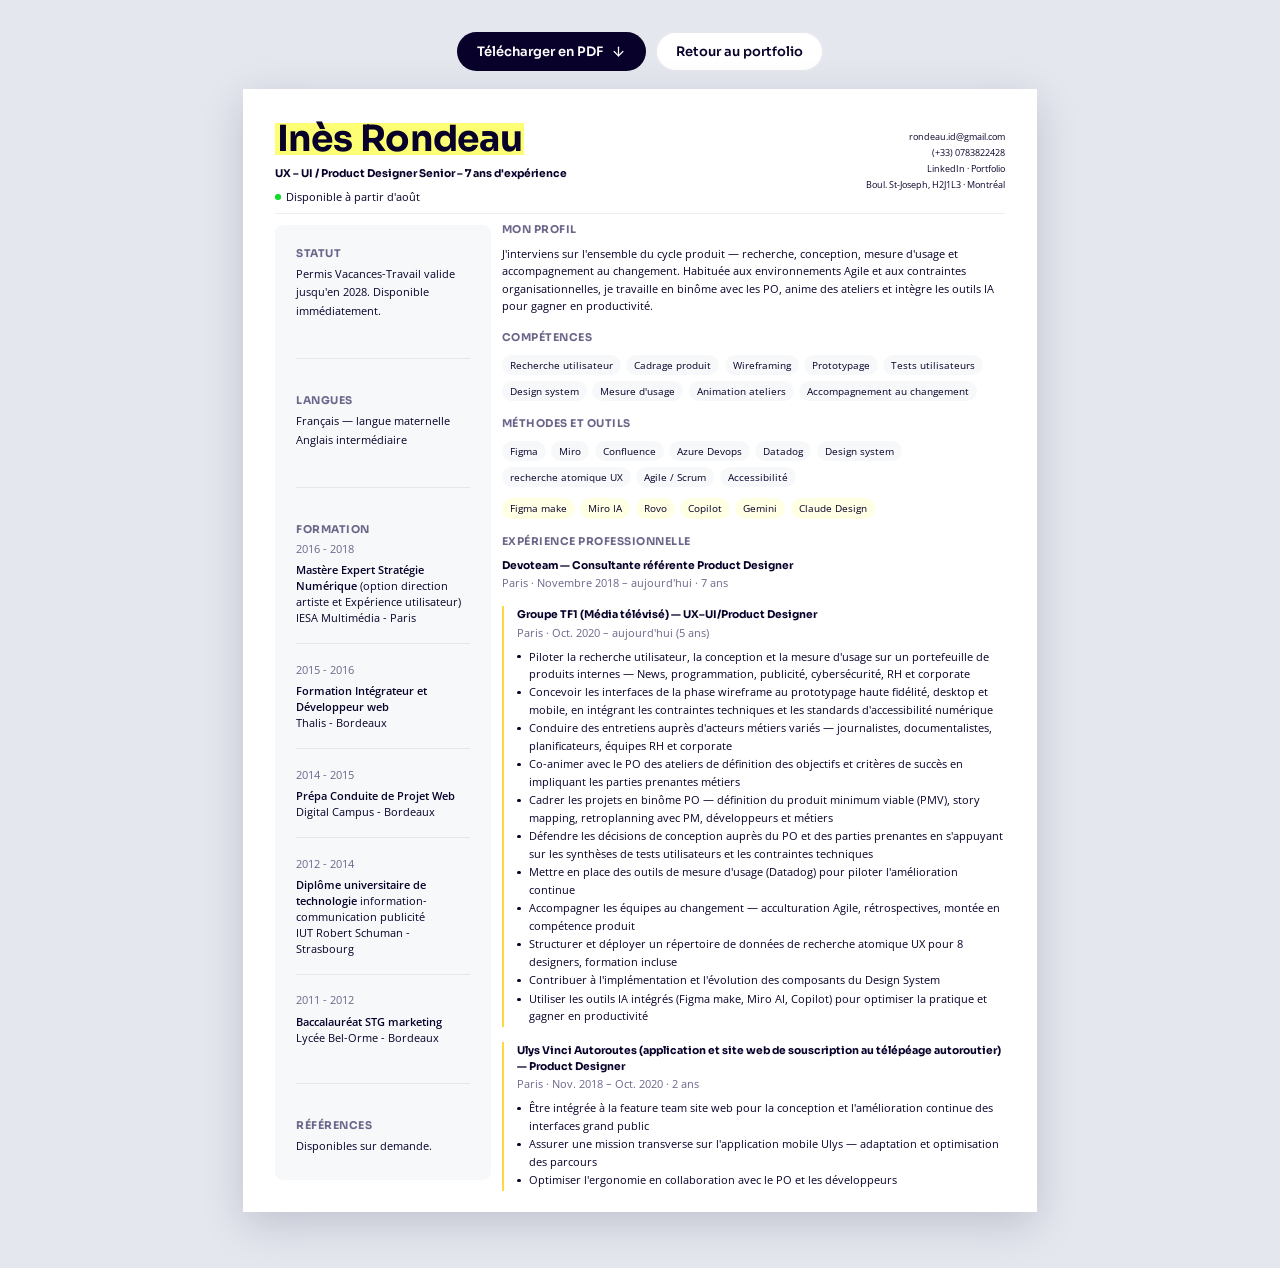
<file: github-export/cv-ines-rondeau.html>
<!DOCTYPE html><html lang="fr"><head>


  <meta charset="UTF-8">
  <meta name="viewport" content="width=device-width, initial-scale=1">
  <title>CV — Inès Rondeau · UX et UI / Product Designer Senior</title>
  <link rel="preconnect" href="https://fonts.googleapis.com">
  <link rel="preconnect" href="https://fonts.gstatic.com" crossorigin="">
  <link href="https://fonts.googleapis.com/css2?family=Sora:wght@400;600;700&amp;family=Open+Sans:ital,wght@0,400;0,600;1,400&amp;display=swap" rel="stylesheet">
  <style>
    :root{
      --ink:#08012A;
      --muted:#6C668A;
      --panel:#F6F8FA;
      --line:#E7E6EC;
      --head-line:#EAEDF2;
      --accent:#FFD745;
      --hl:#FCFE73;
      --ai:#FEFFE3;
      --green:#12DB29;
    }
    *{box-sizing:border-box;margin:0;padding:0;}

    html,body{
      background:#E4E7EE;
      font-family:'Open Sans',sans-serif;
      color:var(--ink);
      -webkit-font-smoothing:antialiased;
      text-rendering:optimizeLegibility;
    }

    /* screen scaffold */
    .stage{
      display:flex;
      flex-direction:column;
      align-items:center;
      gap:18px;
      padding:32px 16px 56px;
    }
    .toolbar{
      display:flex;
      gap:10px;
      align-items:center;
    }
    .toolbar .btn{
      font-family:'Sora',sans-serif;
      font-weight:600;
      font-size:13px;
      color:#fff;
      background:var(--ink);
      border:none;
      border-radius:46px;
      padding:11px 20px;
      cursor:pointer;
      display:inline-flex;
      align-items:center;
      gap:8px;
      text-decoration:none;
      transition:background .15s ease;
    }
    .toolbar .btn:hover{background:#1E1264;}
    .toolbar .btn--ghost{
      background:#fff;
      color:var(--ink);
      box-shadow:inset 0 0 0 1px var(--line);
    }
    .toolbar .btn--ghost:hover{background:#fff;box-shadow:inset 0 0 0 1px var(--muted);}

    /* ── A4 page : 595pt × 842pt = 210 × 297 mm ───────────────── */
    .cv{
      width:595pt;
      height:842pt;
      background:#fff;
      padding:24pt;
      position:relative;
      box-shadow:0 12px 40px rgba(8,1,42,.16);
      display:flex;
      flex-direction:column;
      gap:8pt;
    }

    /* ── Header ───────────────────────────────────────────────── */
    .head{
      display:flex;
      justify-content:space-between;
      align-items:flex-start;
      gap:13pt;
      height:61pt;
    }
    .head__id{width:405pt;}
    .name{
      font-family:'Sora',sans-serif;
      font-weight:700;
      font-size:27pt;
      line-height:1;
      letter-spacing:-.01em;
      display:inline;
      background:linear-gradient(transparent 16%, var(--hl) 16%, var(--hl) 86%, transparent 86%);
      -webkit-box-decoration-break:clone;
      box-decoration-break:clone;
      padding:0 1pt;
    }
    .role{
      font-family:'Sora',sans-serif;
      font-weight:700;
      font-size:8pt;
      line-height:1;
      margin-top:9pt;
    }
    .status{
      display:flex;
      align-items:center;
      gap:4pt;
      margin-top:6pt;
    }
    .status .dot{
      width:4pt;height:4pt;border-radius:50%;
      background:var(--green);
    }
    .status span{font-size:8pt;line-height:14pt;}
    .head__contact{
      text-align:right;
      font-size:7pt;
      font-weight:400;
      font-style:normal;
      line-height:12pt;
      color:var(--ink);
      padding-top:6pt;
      white-space:nowrap;
    }
    .head__contact a{color:inherit;text-decoration:none;}
    .head__contact a:hover{text-decoration:underline;}

    .rule{height:1px;background:var(--head-line);border:none;}

    /* ── Body : sidebar + main ────────────────────────────────── */
    .body{
      display:flex;
      gap:8pt;
      flex:1;
      min-height:0;
    }

    /* ── Sidebar ──────────────────────────────────────────────── */
    .side{
      width:162pt;
      flex:0 0 162pt;
      background:var(--panel);
      border-radius:6pt;
      padding:18pt 16pt;
      display:flex;
      flex-direction:column;
      gap:28pt;
    }
    .label{
      font-family:'Sora',sans-serif;
      font-weight:700;
      font-size:8pt;
      line-height:1;
      letter-spacing:.045em;
      text-transform:uppercase;
      color:var(--muted);
    }
    .side__block{display:flex;flex-direction:column;gap:4pt;}
    .side__block p{font-size:8pt;line-height:14pt;}
    .side .divider{height:.5pt;background:var(--line);border:none;}

    .formation{display:flex;flex-direction:column;gap:13pt;}
    .edu{display:flex;flex-direction:column;gap:4pt;}
    .edu+ .edu{padding-top:13pt;border-top:.5pt solid var(--line);}
    .edu .yr{font-size:8pt;line-height:12pt;color:var(--muted);}
    .edu .deg{font-size:8pt;line-height:12pt;}
    .edu .deg strong{font-weight:600;}

    /* ── Main column ──────────────────────────────────────────── */
    .main{
      flex:1;
      min-width:0;
      display:flex;
      flex-direction:column;
      gap:11pt;
    }
    .sec{display:flex;flex-direction:column;gap:8pt;}
    .profile{font-size:8pt;line-height:13pt;}

    .tags{display:flex;flex-wrap:wrap;gap:4pt;}
    .tag{
      font-size:10px;
      line-height:1;
      background:var(--panel);
      border-radius:23pt;
      padding:4pt 6pt;
      white-space:nowrap;
    }
    .tag--ai{background:var(--ai);}

    /* experience */
    .exp{display:flex;flex-direction:column;gap:11pt;}
    .exp__head{display:flex;flex-direction:column;gap:1pt;}
    .exp__org{font-family:'Sora',sans-serif;font-weight:700;font-size:8pt;line-height:12pt;}
    .exp__meta{font-size:8pt;line-height:12pt;color:var(--muted);}
    .exp__card{
      border-left:2pt solid var(--accent);
      padding:1pt 0 1pt 10pt;
      display:flex;
      flex-direction:column;
      gap:6pt;
    }
    .bullets{list-style:none;display:flex;flex-direction:column;gap:1pt;}
    .bullets li{
      position:relative;
      font-size:8pt;
      line-height:13pt;
      padding-left:9pt;
    }
    .bullets li::before{
      content:"";
      position:absolute;
      left:0;top:5pt;
      width:2.4pt;height:2.4pt;border-radius:50%;
      background:var(--ink);
    }

    /* ── Print ────────────────────────────────────────────────── */
    @page{size:A4;margin:0;}
    @media print{
      html,body{background:#fff;}
      .stage{padding:0;gap:0;}
      .toolbar{display:none;}
      .cv{box-shadow:none;}
    }
  </style>
</head>
<body style="">
  <div class="stage">
    <div class="toolbar">
      <button type="button" class="btn" onclick="window.print()">
        Télécharger en PDF
        <svg width="15" height="15" viewBox="0 0 24 24" fill="none" stroke="currentColor" stroke-width="2" stroke-linecap="round" stroke-linejoin="round" aria-hidden="true"><line x1="12" y1="5" x2="12" y2="19"></line><polyline points="5 12 12 19 19 12"></polyline></svg>
      </button>
      <a class="btn btn--ghost" href="index.html">Retour au portfolio</a>
    </div>

    <!-- ============================ CV A4 ============================ -->
    <article class="cv" aria-label="CV d'Inès Rondeau">

      <!-- Header -->
      <header class="head">
        <div class="head__id">
          <h1 class="name">Inès Rondeau</h1>
          <p class="role">UX – UI / Product Designer Senior – 7 ans d'expérience</p>
          <div class="status">
            <span class="dot" aria-hidden="true"></span>
            <span>Disponible à partir d'août</span>
          </div>
        </div>
        <address class="head__contact" style="">
          <a href="mailto:rondeau.id@gmail.com">rondeau.id@gmail.com</a><br>
          (+33) 0783822428<br>
          <a href="https://www.linkedin.com/in/in%C3%A8s-rondeau-173500bb/" target="_blank" rel="noopener">LinkedIn</a> · <a href="index.html">Portfolio</a><br><div>Boul. St-Joseph, H2J1L3 · Montréal
        </div></address>
      </header>

      <hr class="rule">

      <div class="body">

        <!-- Sidebar -->
        <aside class="side" style="padding: 24px 21px 21px">
          <div class="side__block">
            <div class="label">Statut</div>
            <p>Permis Vacances-Travail valide jusqu'en 2028. Disponible immédiatement.</p>
          </div>

          <hr class="divider">

          <div class="side__block">
            <div class="label">Langues</div>
            <p>Français — langue maternelle<br>Anglais intermédiaire</p>
          </div>

          <hr class="divider">

          <div class="side__block">
            <div class="label">Formation</div>
            <div class="formation">
              <div class="edu">
                <span class="yr">2016 - 2018</span>
                <span class="deg"><strong>Mastère Expert Stratégie Numérique</strong> (option direction artiste et Expérience utilisateur)<br>IESA Multimédia - Paris</span>
              </div>
              <div class="edu">
                <span class="yr">2015 - 2016</span>
                <span class="deg"><strong>Formation Intégrateur et Développeur web</strong><br>Thalis - Bordeaux</span>
              </div>
              <div class="edu">
                <span class="yr">2014 - 2015</span>
                <span class="deg"><strong>Prépa Conduite de Projet Web</strong><br>Digital Campus - Bordeaux</span>
              </div>
              <div class="edu">
                <span class="yr">2012 - 2014</span>
                <span class="deg"><strong>Diplôme universitaire de technologie</strong> information-communication publicité<br>IUT Robert Schuman - Strasbourg</span>
              </div>
              <div class="edu">
                <span class="yr">2011 - 2012</span>
                <span class="deg"><strong>Baccalauréat STG marketing</strong><br>Lycée Bel-Orme - Bordeaux</span>
              </div>
            </div>
          </div>

          <hr class="divider">

          <div class="side__block">
            <div class="label">Références</div>
            <p>Disponibles sur demande.</p>
          </div>
        </aside>

        <!-- Main -->
        <section class="main" style="gap: 18px">

          <div class="sec">
            <div class="label">Mon profil</div>
            <p class="profile" style="">J'interviens sur l'ensemble du cycle produit — recherche, conception, mesure d'usage et accompagnement au changement. Habituée aux environnements Agile et aux contraintes organisationnelles, je travaille en binôme avec les PO, anime des ateliers et intègre les outils IA pour gagner en productivité.</p>
          </div>

          <div class="sec">
            <div class="label">Compétences</div>
            <div class="tags">
              <span class="tag">Recherche utilisateur</span>
              <span class="tag">Cadrage produit</span>
              <span class="tag">Wireframing</span>
              <span class="tag">Prototypage</span>
              <span class="tag">Tests utilisateurs</span>
              <span class="tag">Design system</span>
              <span class="tag">Mesure d'usage</span>
              <span class="tag">Animation ateliers</span>
              <span class="tag">Accompagnement au changement</span>
            </div>
          </div>

          <div class="sec">
            <div class="label">Méthodes et outils</div>
            <div class="tags">
              <span class="tag">Figma</span>
              <span class="tag">Miro</span>
              <span class="tag">Confluence</span>
              <span class="tag">Azure Devops</span>
              <span class="tag">Datadog</span>
              <span class="tag">Design system</span>
              <span class="tag">recherche atomique UX</span>
              <span class="tag">Agile / Scrum</span>
              <span class="tag">Accessibilité</span>
            </div>
            <div class="tags">
              <span class="tag tag--ai">Figma make</span>
              <span class="tag tag--ai">Miro IA</span>
              <span class="tag tag--ai">Rovo</span>
              <span class="tag tag--ai">Copilot</span>
              <span class="tag tag--ai">Gemini</span>
              <span class="tag tag--ai">Claude Design</span>
            </div>
          </div>

          <div class="sec">
            <div class="label">Expérience professionnelle</div>
            <div class="exp">
              <div class="exp__head">
                <span class="exp__org">Devoteam — Consultante référente Product Designer</span>
                <span class="exp__meta">Paris · Novembre 2018 – aujourd'hui · 7 ans</span>
              </div>

              <div class="exp__card">
                <div class="exp__head">
                  <span class="exp__org">Groupe TF1 (Média télévisé) — UX–UI/Product Designer</span>
                  <span class="exp__meta">Paris · Oct. 2020 – aujourd'hui (5 ans)</span>
                </div>
                <ul class="bullets">
                  <li>Piloter la recherche utilisateur, la conception et la mesure d'usage sur un portefeuille de produits internes — News, programmation, publicité, cybersécurité, RH et corporate</li>
                  <li>Concevoir les interfaces de la phase wireframe au prototypage haute fidélité, desktop et mobile, en intégrant les contraintes techniques et les standards d'accessibilité numérique</li>
                  <li>Conduire des entretiens auprès d'acteurs métiers variés — journalistes, documentalistes, planificateurs, équipes RH et corporate</li>
                  <li>Co-animer avec le PO des ateliers de définition des objectifs et critères de succès en impliquant les parties prenantes métiers</li>
                  <li>Cadrer les projets en binôme PO — définition du produit minimum viable (PMV), story mapping, retroplanning avec PM, développeurs et métiers</li>
                  <li>Défendre les décisions de conception auprès du PO et des parties prenantes en s'appuyant sur les synthèses de tests utilisateurs et les contraintes techniques</li>
                  <li>Mettre en place des outils de mesure d'usage (Datadog) pour piloter l'amélioration continue</li>
                  <li>Accompagner les équipes au changement — acculturation Agile, rétrospectives, montée en compétence produit</li>
                  <li>Structurer et déployer un répertoire de données de recherche atomique UX pour 8 designers, formation incluse</li>
                  <li>Contribuer à l'implémentation et l'évolution des composants du Design System</li>
                  <li>Utiliser les outils IA intégrés (Figma make, Miro AI, Copilot) pour optimiser la pratique et gagner en productivité</li>
                </ul>
              </div>

              <div class="exp__card">
                <div class="exp__head">
                  <span class="exp__org">Ulys Vinci Autoroutes (application et site web de souscription au télépéage autoroutier) — Product Designer</span>
                  <span class="exp__meta">Paris · Nov. 2018 – Oct. 2020 · 2 ans</span>
                </div>
                <ul class="bullets">
                  <li>Être intégrée à la feature team site web pour la conception et l'amélioration continue des interfaces grand public</li>
                  <li>Assurer une mission transverse sur l'application mobile Ulys — adaptation et optimisation des parcours</li>
                  <li>Optimiser l'ergonomie en collaboration avec le PO et les développeurs</li>
                </ul>
              </div>
            </div>
          </div>

        </section>
      </div>
    </article>
  </div>


</body></html>
</file>
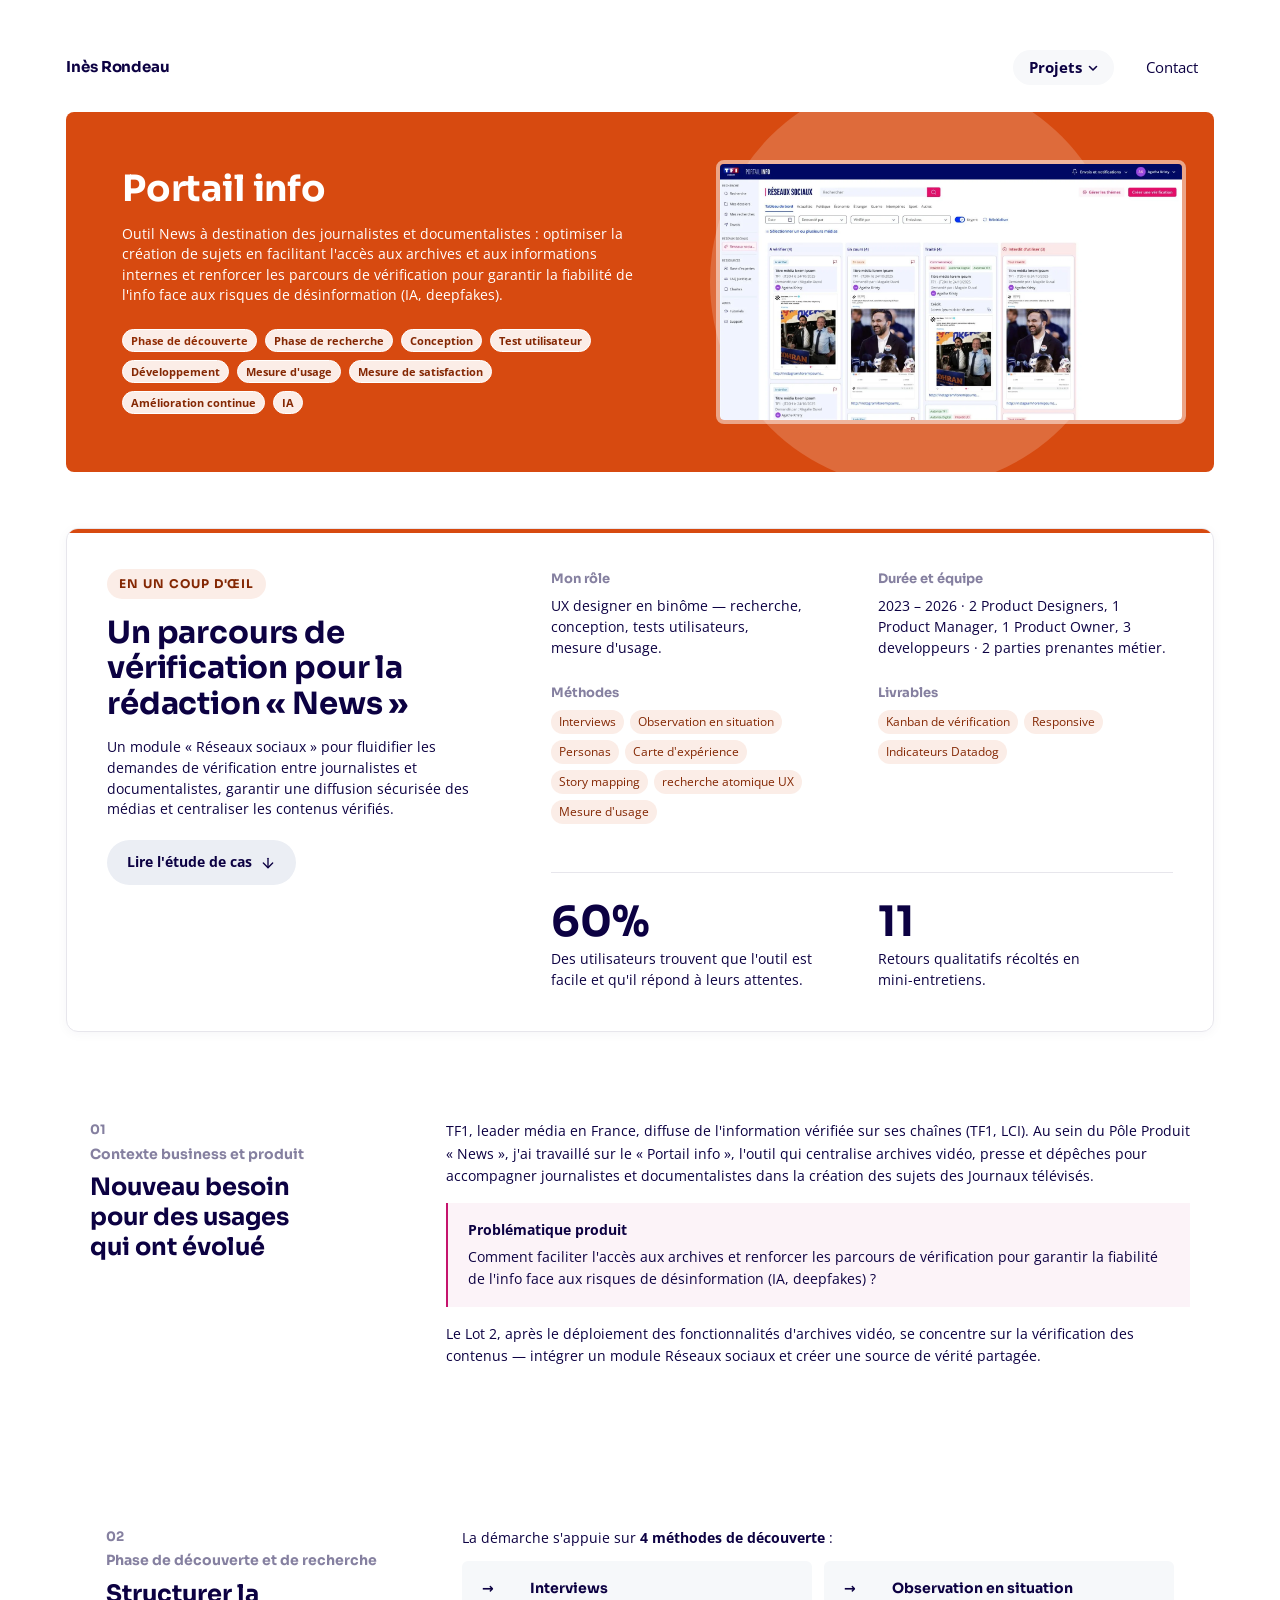
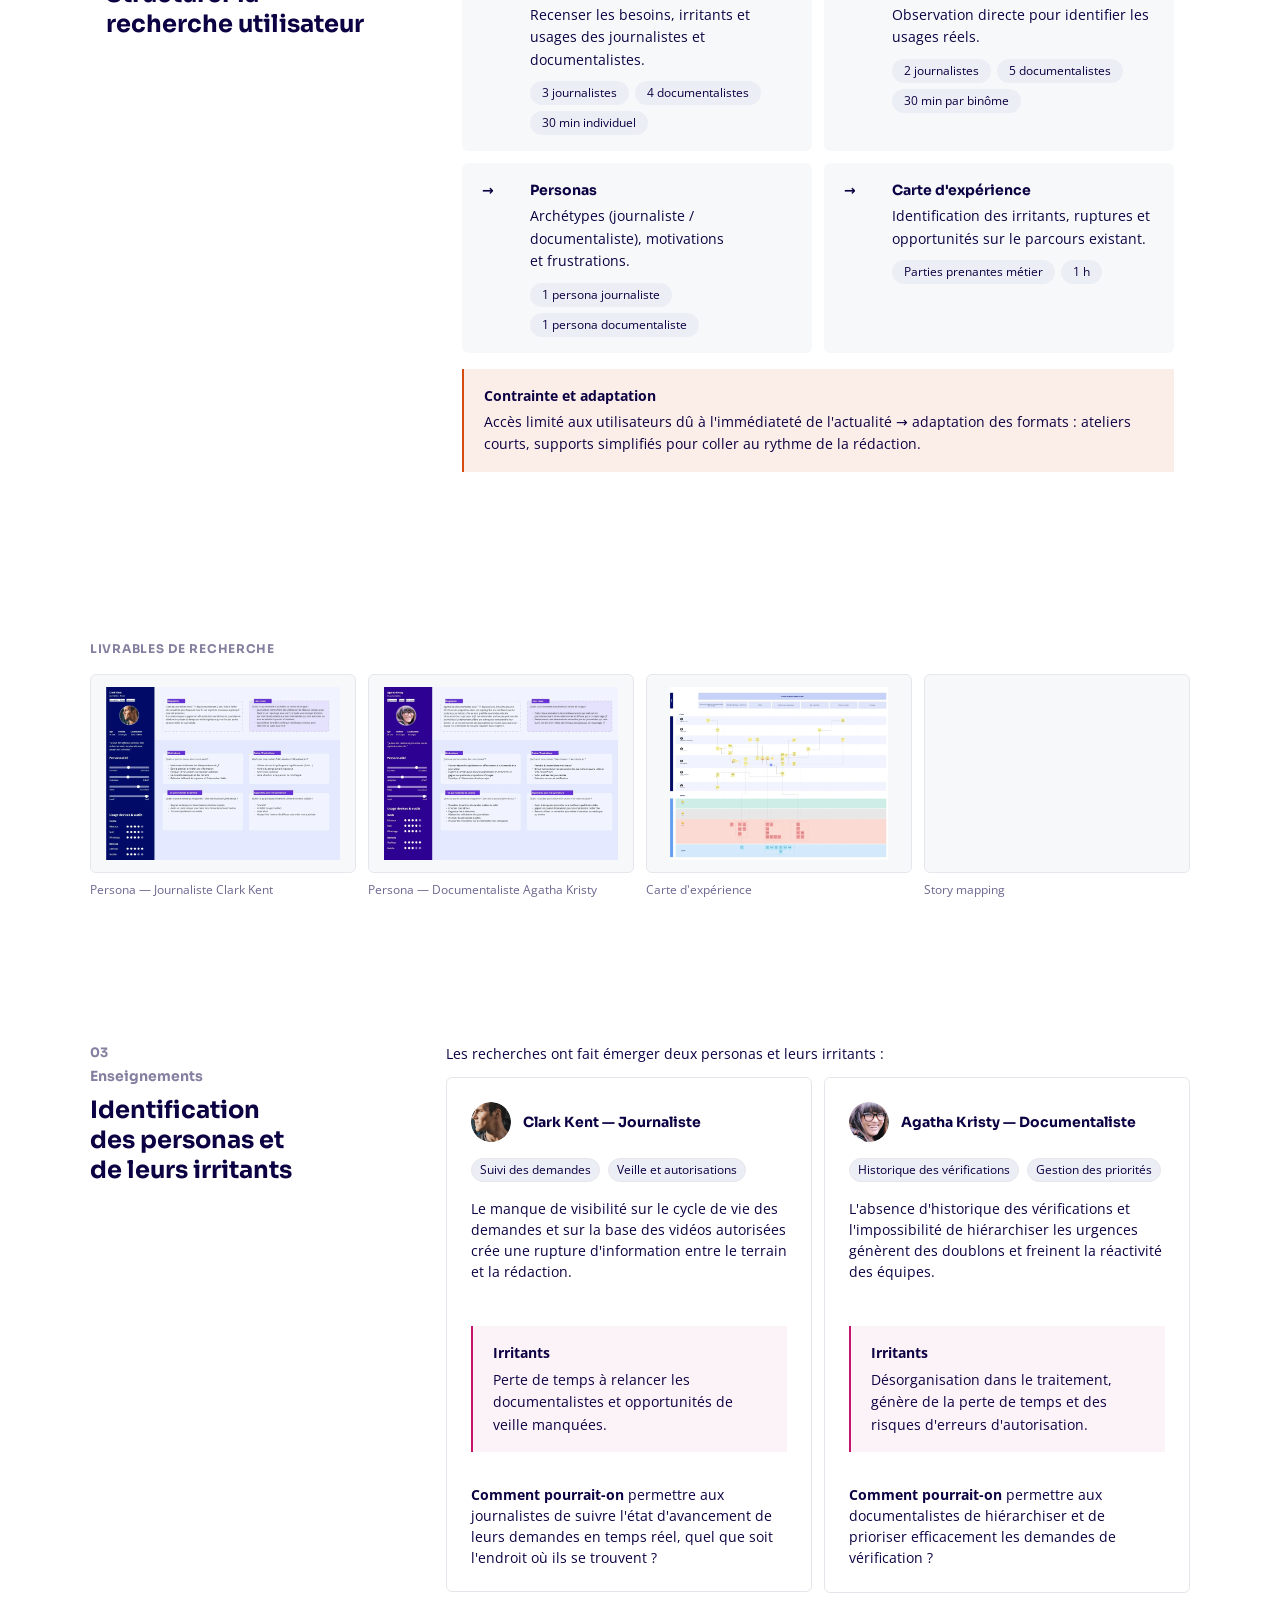
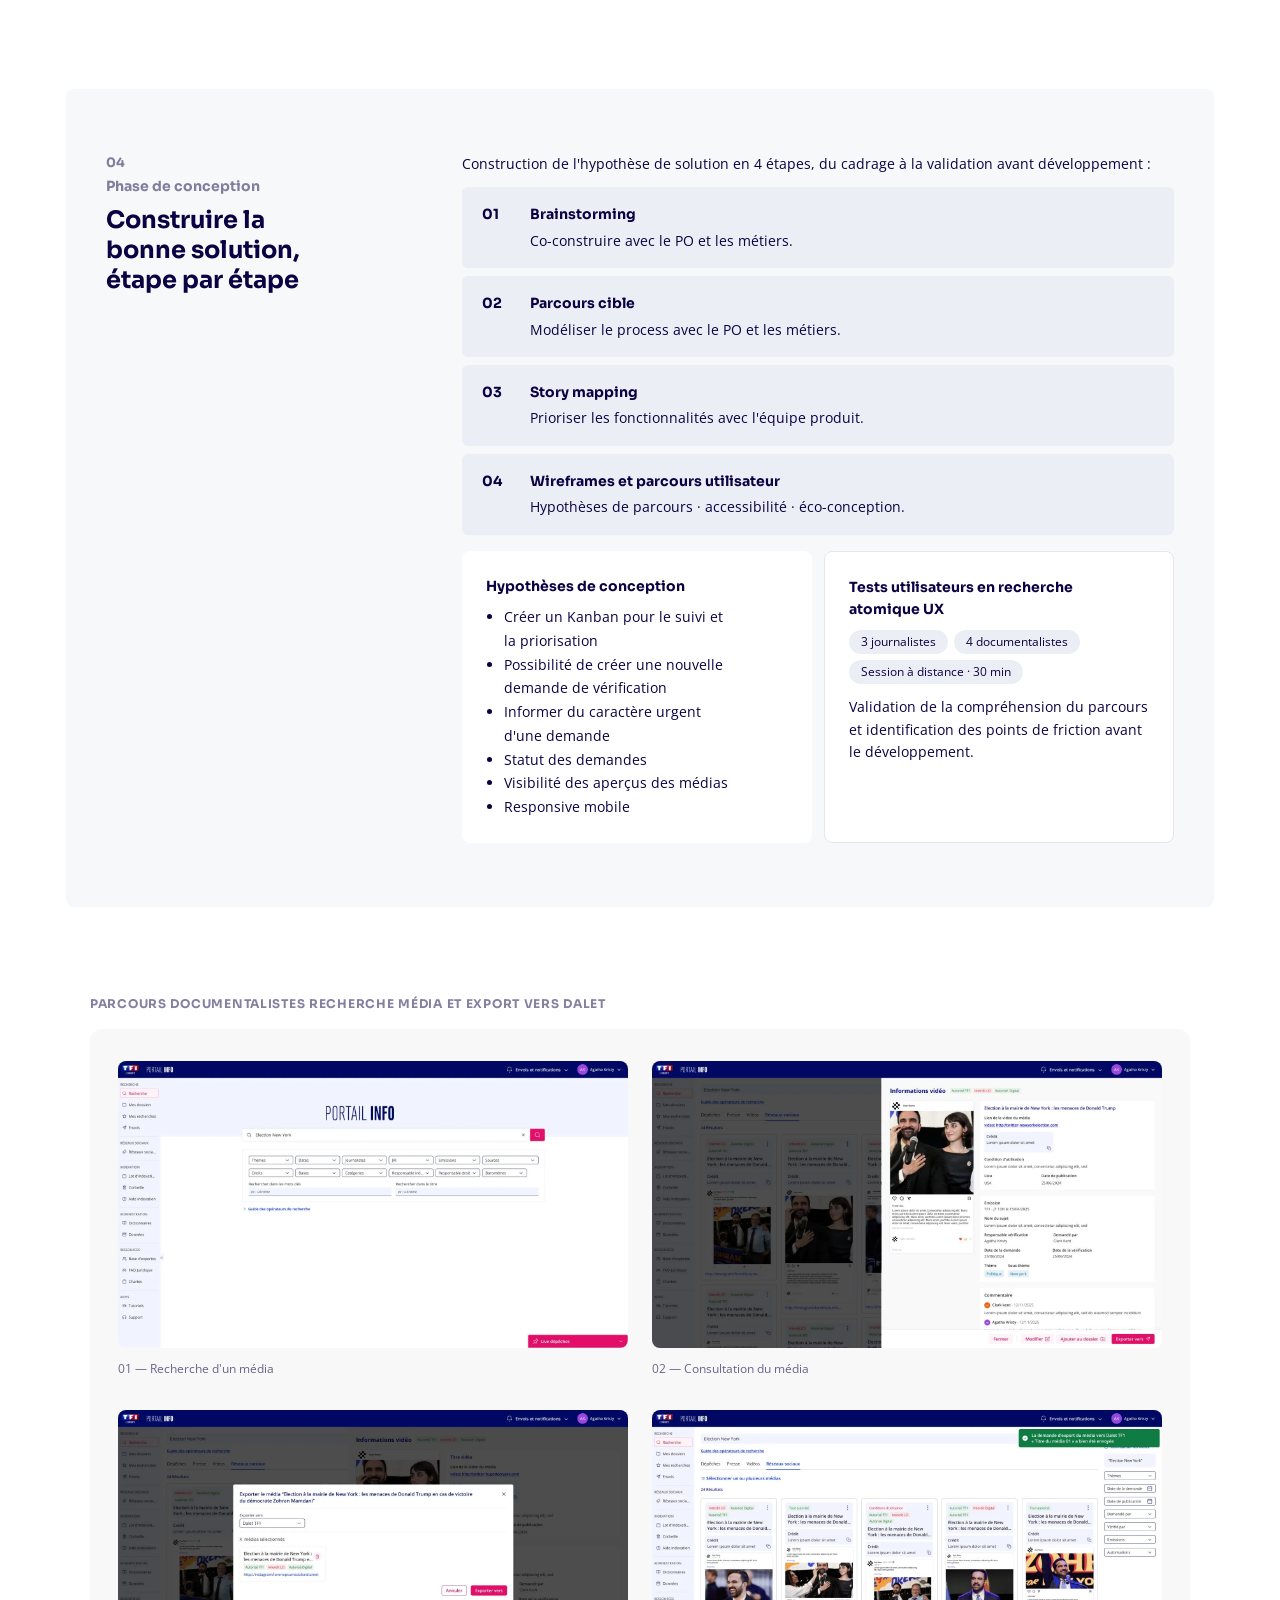
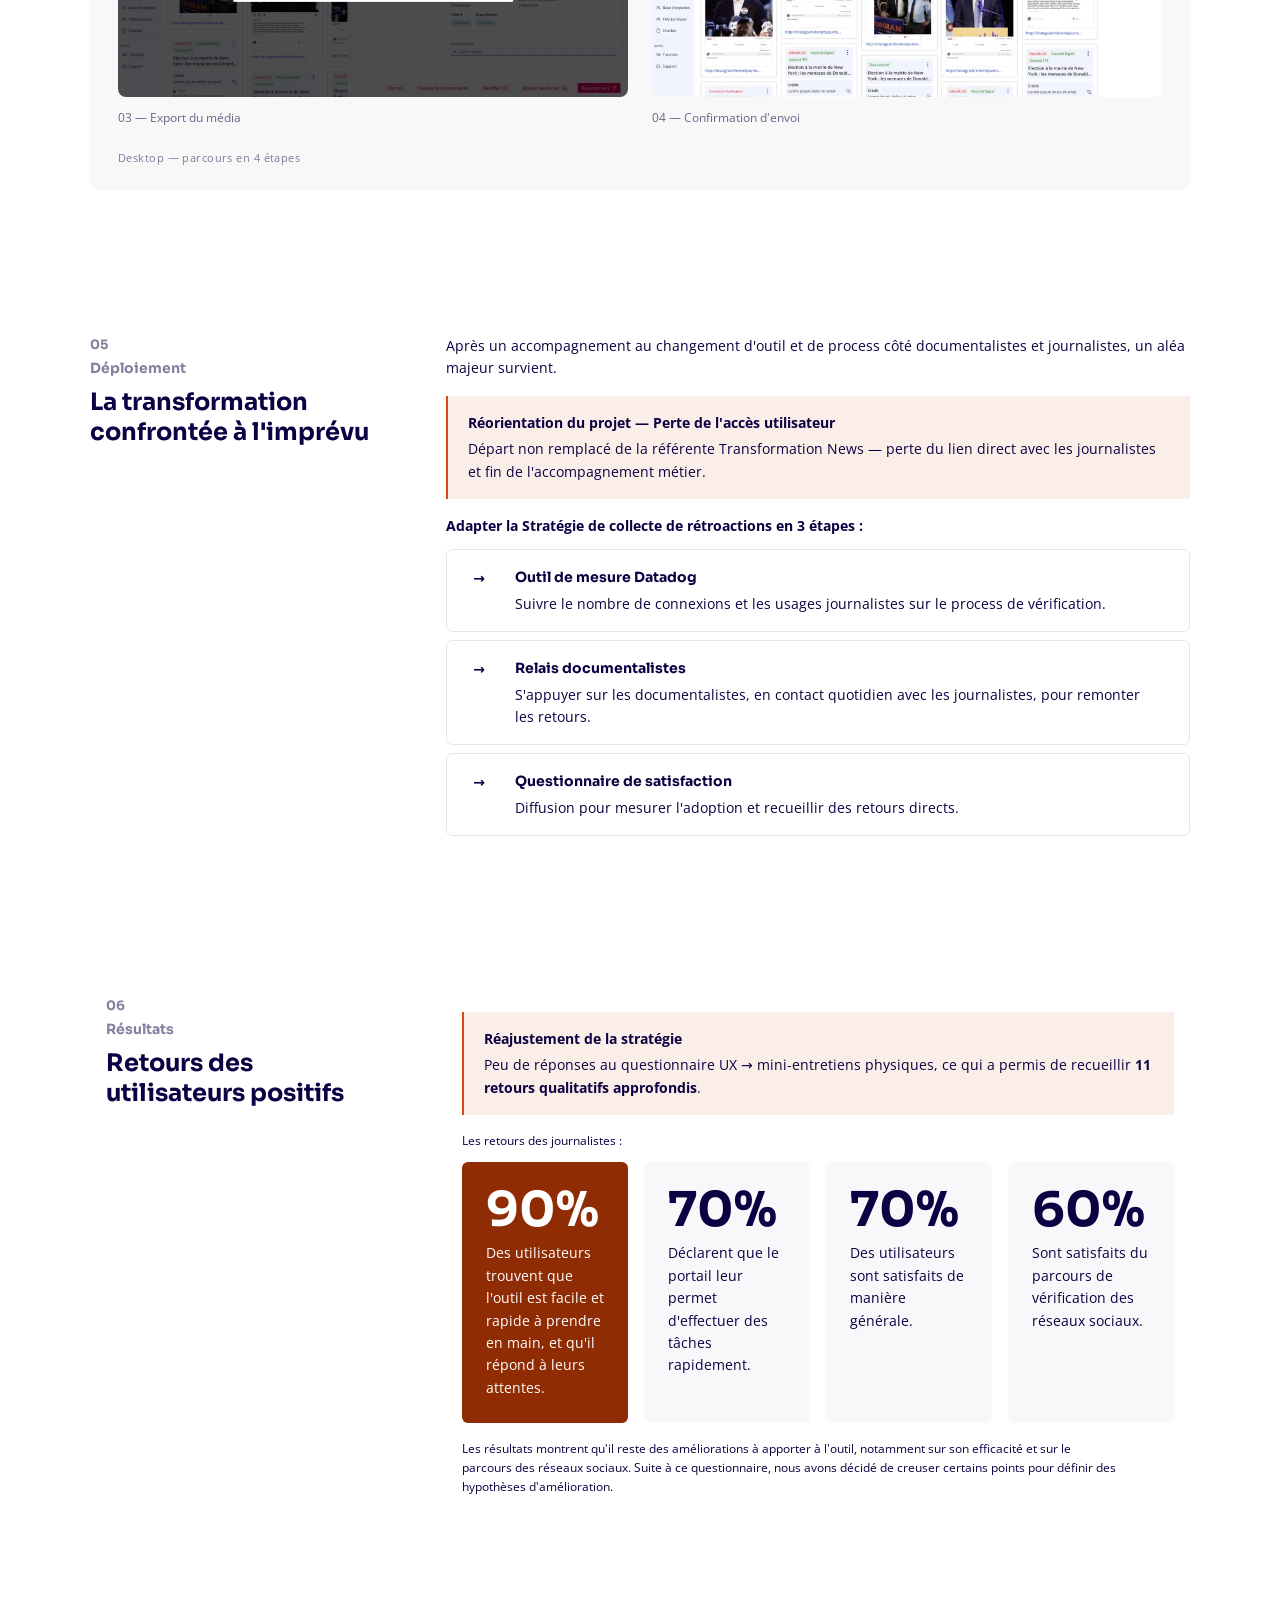
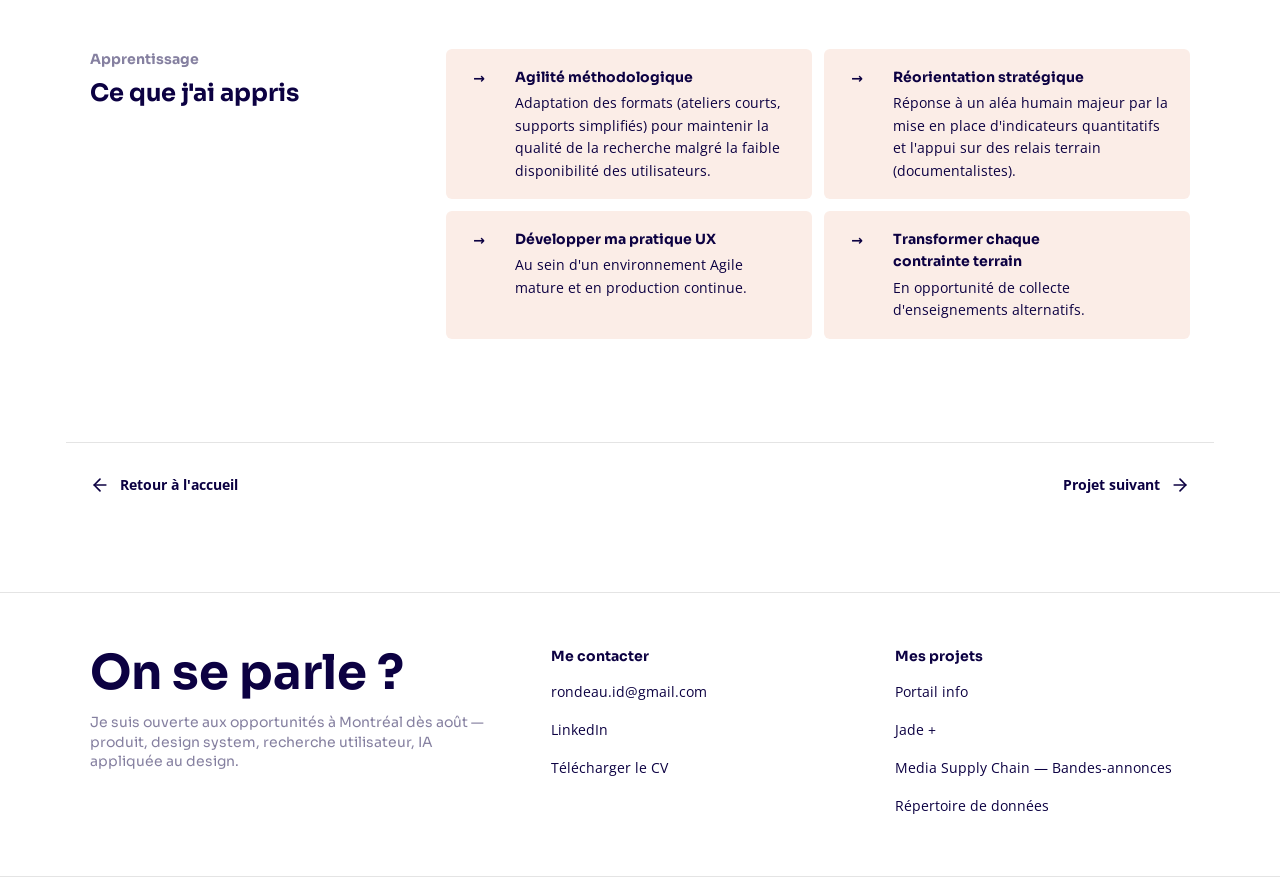
<file: github-export/projet-1-portail-info.html>
<!doctype html>
<html lang="fr">
<head>
  <meta charset="utf-8">
  <meta name="viewport" content="width=device-width, initial-scale=1">
  <title>Portail info — Inès Rondeau</title>
  <meta name="description" content="Étude de cas : Portail info, outil News à destination des journalistes et documentalistes chez TF1.">
  <link rel="stylesheet" href="styles.css">
  <script defer src="reveal.js"></script>
  <script defer src="lightbox.js"></script>
</head>
<body data-theme="orange">

  <header class="page">
    <nav class="nav" aria-label="Principale">
      <a href="index.html" class="nav__brand">Inès Rondeau</a>
      <button type="button" class="nav__toggle" aria-label="Ouvrir le menu" aria-expanded="false">
        <span></span><span></span><span></span>
      </button>
      <div class="nav__links">
        <span class="nav__group">
          <button type="button" class="nav__trigger" aria-haspopup="true" aria-expanded="false" aria-current="page">
            Projets
            <svg class="caret" viewBox="0 0 10 10" fill="none" aria-hidden="true"><path d="M1.5 3.5 L5 7 L8.5 3.5" stroke="currentColor" stroke-width="1.6" stroke-linecap="round" stroke-linejoin="round"/></svg>
          </button>
          <div class="nav__dropdown" role="menu">
            <a href="projet-1-portail-info.html" role="menuitem" aria-current="page">Portail info</a>
            <a href="projet-2-jade.html" role="menuitem">Jade +</a>
            <a href="projet-3-msc.html" role="menuitem">Media Supply Chain</a>
            <a href="projet-4-repertoire-donnees.html" role="menuitem">Répertoire de données</a>
          </div>
        </span>
        <a href="index.html#contact">Contact</a>
      </div>
    </nav>
  </header>

  <main class="container">

    <!-- ============================ HERO ============================ -->
    <section class="project-hero theme-orange" aria-labelledby="p-title">
      <div class="project-hero__decor" aria-hidden="true"></div>
      <div class="project-hero__grid">
        <div>
          <h1 id="p-title">Portail info</h1>
          <p class="project-hero__lead">
            Outil News à destination des journalistes et documentalistes : optimiser la création
            de sujets en facilitant l'accès aux archives et aux informations internes et renforcer
            les parcours de vérification pour garantir la fiabilité de l'info face aux risques de
            désinformation (IA, deepfakes).
          </p>
          <div class="project-hero__tags">
            <span class="tag-hero" style="color: rgb(144, 44, 4)">Phase de découverte</span>
            <span class="tag-hero">Phase de recherche</span>
            <span class="tag-hero">Conception</span>
            <span class="tag-hero">Test utilisateur</span>
            <span class="tag-hero">Développement</span>
            <span class="tag-hero">Mesure d'usage</span>
            <span class="tag-hero">Mesure de satisfaction</span>
            <span class="tag-hero">Amélioration continue</span>
            <span class="tag-hero">IA</span>
          </div>
        </div>
        <div class="project-hero__image">
          <img loading="eager" fetchpriority="high" decoding="async" src="assets/portail-info-hero-page.webp" alt="Aperçu de l'interface Portail info — vue Tableau de bord Réseaux sociaux">
        </div>
      </div>
    </section>

    <!-- =================== EN UN COUP D'ŒIL ========================= -->
    <section class="glance reveal" aria-labelledby="glance-title">
      <div>
        <div class="glance__eyebrow">En un coup d'œil</div>
        <h2 id="glance-title" class="glance__title">Un parcours de vérification pour la rédaction « News »</h2>
        <p class="glance__lead">
          Un module « Réseaux sociaux » pour fluidifier les demandes de vérification entre
          journalistes et documentalistes, garantir une diffusion sécurisée des médias et
          centraliser les contenus vérifiés.
        </p>
        <a class="cta" href="#contexte">
          Lire l'étude de cas
          <svg width="16" height="16" viewBox="0 0 24 24" fill="none" stroke="currentColor" stroke-width="2" stroke-linecap="round" stroke-linejoin="round" aria-hidden="true"><line x1="12" y1="5" x2="12" y2="19"/><polyline points="5 12 12 19 19 12"/></svg>
        </a>
      </div>

      <div class="glance__grid">
        <div>
          <div class="glance__label">Mon rôle</div>
          <div class="glance__value">UX designer en binôme — recherche, conception, tests utilisateurs, mesure d'usage.</div>
        </div>
        <div>
          <div class="glance__label">Durée et équipe</div>
          <div class="glance__value">2023 – 2026 · 2 Product Designers, 1 Product Manager, 1 Product Owner, 3 developpeurs · 2 parties prenantes métier.</div>
        </div>

        <div>
          <div class="glance__label">Méthodes</div>
          <div class="tag-row">
            <span class="tag">Interviews</span>
            <span class="tag">Observation en situation</span>
            <span class="tag">Personas</span>
            <span class="tag">Carte d'expérience</span>
            <span class="tag">Story mapping</span>
            <span class="tag">recherche atomique UX</span>
            <span class="tag">Mesure d'usage</span>
          </div>
        </div>
        <div>
          <div class="glance__label">Livrables</div>
          <div class="tag-row">
            <span class="tag">Kanban de vérification</span>
            <span class="tag">Responsive</span>
            <span class="tag">Indicateurs Datadog</span>
          </div>
        </div>

        <div class="glance__divider"></div>

        <div>
          <div class="metric">60%</div>
          <div class="metric__caption">Des utilisateurs trouvent que l'outil est facile et qu'il répond à leurs attentes.</div>
        </div>
        <div>
          <div class="metric">11</div>
          <div class="metric__caption">Retours qualitatifs récoltés en mini-entretiens.</div>
        </div>
      </div>
    </section>

    <!-- =================== 01 CONTEXTE ============================== -->
    <section id="contexte" class="section">
      <div class="section__head">
        <div class="num">01</div>
        <div class="eyebrow">Contexte business et produit</div>
        <h2>Nouveau besoin pour des usages qui ont évolué</h2>
      </div>
      <div class="section__body">
        <p>
          TF1, leader média en France, diffuse de l'information vérifiée sur ses chaînes (TF1, LCI).
          Au sein du Pôle Produit « News », j'ai travaillé sur le « Portail info », l'outil qui
          centralise archives vidéo, presse et dépêches pour accompagner journalistes et
          documentalistes dans la création des sujets des Journaux télévisés.
        </p>
        <div class="callout callout--pink">
          <span class="callout__label">Problématique produit</span>
          Comment faciliter l'accès aux archives et renforcer les parcours de vérification pour
          garantir la fiabilité de l'info face aux risques de désinformation (IA, deepfakes) ?
        </div>
        <p>
          Le Lot 2, après le déploiement des fonctionnalités d'archives vidéo, se concentre sur
          la vérification des contenus — intégrer un module Réseaux sociaux et créer une source
          de vérité partagée.
        </p>
      </div>
    </section>

    <!-- =================== 02 PHASE DE RECHERCHE ==================== -->
    <section class="section section--soft reveal" style="background-color: rgb(255, 255, 255)">
      <div class="section__head">
        <div class="num">02</div>
        <div class="eyebrow">Phase de découverte et de recherche</div>
        <h2>Structurer la recherche utilisateur</h2>
      </div>
      <div class="section__body">
        <p>La démarche s'appuie sur <strong>4 méthodes de découverte</strong> :</p>
        <div class="grid-2 reveal-stagger">
          <div class="step" style="background-color: rgb(246, 248, 250); border-width: 0px">
            <span class="step__num">→</span>
            <div>
              <div class="step__title">Interviews</div>
              <div class="step__desc">Recenser les besoins, irritants et usages des journalistes et documentalistes.</div>
              <div class="step__meta"><span>3 journalistes</span><span>4 documentalistes</span><span>30 min individuel</span></div>
            </div>
          </div>
          <div class="step" style="background-color: rgb(246, 248, 250); border-width: 0px">
            <span class="step__num">→</span>
            <div>
              <div class="step__title">Observation en situation</div>
              <div class="step__desc">Observation directe pour identifier les usages réels.</div>
              <div class="step__meta"><span>2 journalistes</span><span>5 documentalistes</span><span>30 min par binôme</span></div>
            </div>
          </div>
          <div class="step" style="background-color: rgb(246, 248, 250); border-width: 0px">
            <span class="step__num">→</span>
            <div>
              <div class="step__title">Personas</div>
              <div class="step__desc">Archétypes (journaliste / documentaliste), motivations et frustrations.</div>
              <div class="step__meta"><span>1 persona journaliste</span><span>1 persona documentaliste</span></div>
            </div>
          </div>
          <div class="step" style="background-color: rgb(246, 248, 250); border-width: 0px">
            <span class="step__num">→</span>
            <div>
              <div class="step__title">Carte d'expérience</div>
              <div class="step__desc">Identification des irritants, ruptures et opportunités sur le parcours existant.</div>
              <div class="step__meta"><span>Parties prenantes métier</span><span>1 h</span></div>
            </div>
          </div>
        </div>

        <div class="callout callout--orange" style="margin-top:16px">
          <span class="callout__label">Contrainte et adaptation</span>
          Accès limité aux utilisateurs dû à l'immédiateté de l'actualité → adaptation des formats :
          ateliers courts, supports simplifiés pour coller au rythme de la rédaction.
        </div>
      </div>
    </section>

    <!-- =================== LIVRABLES DE RECHERCHE =================== -->
    <section class="section reveal" style="grid-template-columns: 1fr;">
      <div>
        <div class="glance__eyebrow" style="margin-bottom:16px">Livrables de recherche</div>
        <div class="gallery gallery--4 gallery--livrables reveal-stagger">
          <figure>
            <img loading="lazy" decoding="async" src="assets/livrable-persona-clark.webp" alt="Persona — Journaliste Clark Kent : biographie, motivations, freins, arguments">
            <figcaption>Persona — Journaliste Clark Kent</figcaption>
          </figure>
          <figure>
            <img loading="lazy" decoding="async" src="assets/livrable-persona-agatha.webp" alt="Persona — Documentaliste Agatha Kristy : biographie, motivations, freins, arguments">
            <figcaption>Persona — Documentaliste Agatha Kristy</figcaption>
          </figure>
          <figure>
            <img loading="lazy" decoding="async" src="assets/livrable-carte-experience.webp" alt="Carte d'expérience : flux des acteurs et points de friction">
            <figcaption>Carte d'expérience</figcaption>
          </figure>
          <figure>
            <img loading="lazy" decoding="async" src="assets/livrable-storymapping.webp" alt="Story mapping : priorisation des fonctionnalités par étape">
            <figcaption>Story mapping</figcaption>
          </figure>
        </div>
      </div>
    </section>

    <!-- =================== 03 ENSEIGNEMENTS ========================= -->
    <section class="section reveal">
      <div class="section__head">
        <div class="num">03</div>
        <div class="eyebrow">Enseignements</div>
        <h2>Identification des personas et de leurs irritants</h2>
      </div>
      <div class="section__body">
        <p>Les recherches ont fait émerger deux personas et leurs irritants :</p>
        <div class="grid-2 reveal-stagger">
          <article class="persona" style="height: 515px">
            <div class="persona__head">
              <div class="persona__avatar" style="background-image:url(assets/persona-clark.webp)"></div>
              <div class="persona__name">Clark Kent — Journaliste</div>
            </div>
            <div class="persona__meta">
              <span class="tag" style="background-color: rgb(235, 238, 244)"><span style="color: #0C0142">Suivi des demandes</span></span>
              <span class="tag" style="background-color: rgb(235, 238, 244)"><span style="color: #0C0142">Veille et autorisations</span></span>
            </div>
            <p class="persona__body">
              Le manque de visibilité sur le cycle de vie des demandes et sur la base des vidéos
              autorisées crée une rupture d'information entre le terrain et la rédaction.
            </p>
            <div class="callout callout--pink">
              <span class="callout__label">Irritants</span>
              Perte de temps à relancer les documentalistes et opportunités de veille manquées.
            </div>
            <p class="persona__body">
              <strong>Comment pourrait-on</strong> permettre aux journalistes de
              suivre l'état d'avancement de leurs demandes en temps réel, quel que soit l'endroit
              où ils se trouvent ?
            </p>
          </article>

          <article class="persona">
            <div class="persona__head">
              <div class="persona__avatar" style="background-image:url(assets/persona-agatha.webp)"></div>
              <div class="persona__name">Agatha Kristy — Documentaliste</div>
            </div>
            <div class="persona__meta">
              <span class="tag" style="background-color: rgb(235, 238, 244)"><span style="color: #0C0142">Historique des vérifications</span></span>
              <span class="tag" style="background-color: rgb(235, 238, 244)"><span style="color: #0C0142">Gestion des priorités</span></span>
            </div>
            <p class="persona__body">
              L'absence d'historique des vérifications et l'impossibilité de hiérarchiser les
              urgences génèrent des doublons et freinent la réactivité des équipes.
            </p>
            <div class="callout callout--pink">
              <span class="callout__label">Irritants</span>
              Désorganisation dans le traitement, génère de la perte de temps et des risques
              d'erreurs d'autorisation.
            </div>
            <p class="persona__body">
              <strong>Comment pourrait-on</strong> permettre aux documentalistes
              de hiérarchiser et de prioriser efficacement les demandes de vérification ?
            </p>
          </article>
        </div>
      </div>
    </section>

    <!-- =================== 04 PHASE DE CONCEPTION =================== -->
    <section class="section section--soft reveal">
      <div class="section__head">
        <div class="num">04</div>
        <div class="eyebrow">Phase de conception</div>
        <h2>Construire la bonne solution, étape par étape</h2>
      </div>
      <div class="section__body">
        <p>Construction de l'hypothèse de solution en 4 étapes, du cadrage à la validation avant développement :</p>
        <div class="steps reveal-stagger">
          <div class="step" style="background-color: rgb(235, 238, 244); border-width: 0px">
            <span class="step__num">01</span>
            <div>
              <div class="step__title">Brainstorming</div>
              <div class="step__desc">Co-construire avec le PO et les métiers.</div>
            </div>
          </div>
          <div class="step" style="background-color: rgb(235, 238, 244); border-width: 0px">
            <span class="step__num">02</span>
            <div>
              <div class="step__title">Parcours cible</div>
              <div class="step__desc">Modéliser le process avec le PO et les métiers.</div>
            </div>
          </div>
          <div class="step" style="background-color: rgb(235, 238, 244); border-width: 0px">
            <span class="step__num">03</span>
            <div>
              <div class="step__title">Story mapping</div>
              <div class="step__desc">Prioriser les fonctionnalités avec l'équipe produit.</div>
            </div>
          </div>
          <div class="step" style="background-color: rgb(235, 238, 244); border-width: 0px">
            <span class="step__num">04</span>
            <div>
              <div class="step__title">Wireframes et parcours utilisateur</div>
              <div class="step__desc">Hypothèses de parcours · accessibilité · éco-conception.</div>
            </div>
          </div>
        </div>

        <div class="grid-2 reveal-stagger" style="margin-top:16px">
          <div class="panel-soft panel--accent" style="background-color: rgb(255, 255, 255)">
            <div class="step__title" style="margin-bottom:8px">Hypothèses de conception</div>
            <ul style="margin:0; padding-left:18px; line-height:1.7;">
              <li>Créer un Kanban pour le suivi et la priorisation</li>
              <li>Possibilité de créer une nouvelle demande de vérification</li>
              <li>Informer du caractère urgent d'une demande</li>
              <li>Statut des demandes</li>
              <li>Visibilité des aperçus des médias</li>
              <li>Responsive mobile</li>
            </ul>
          </div>
          <div class="panel-soft" style="background: var(--white); border: 1px solid var(--border);">
            <div class="step__title" style="margin-bottom:8px">Tests utilisateurs en recherche atomique UX</div>
            <div class="step__meta" style="margin-bottom:12px">
              <span>3 journalistes</span><span>4 documentalistes</span><span>Session à distance · 30 min</span>
            </div>
            <p style="margin:0">
              Validation de la compréhension du parcours et identification des points de friction
              avant le développement.
            </p>
          </div>
        </div>
      </div>
    </section>

    <!-- =================== MAQUETTES — PARCOURS ==================== -->
    <section class="section reveal" style="grid-template-columns: 1fr;">
      <div>
        <div class="glance__eyebrow" style="margin-bottom:16px">PARCOURS DOCUMENTALISTES RECHERCHE MÉDIA ET EXPORT VERS DALET</div>
        <div class="maquettes-stage">
          <div class="gallery gallery--2 maquettes--desktop maquettes--nocrop reveal-stagger">
            <figure>
              <img loading="lazy" decoding="async" src="assets/parcours-1-recherche.webp" alt="Étape 1 — Recherche d'un média («Election New York»)">
              <figcaption style="text-align: left">01 — Recherche d'un média</figcaption>
            </figure>
            <figure>
              <img loading="lazy" decoding="async" src="assets/parcours-2-consultation.webp" alt="Étape 2 — Consultation des résultats et de la fiche du média">
              <figcaption style="text-align: left">02 — Consultation du média</figcaption>
            </figure>
            <figure>
              <img loading="lazy" decoding="async" src="assets/parcours-4-export.webp" alt="Étape 3 — Export du média vers Dalet TF1">
              <figcaption style="text-align: left">03 — Export du média</figcaption>
            </figure>
            <figure>
              <img loading="lazy" decoding="async" src="assets/parcours-5-notif.webp" alt="Étape 4 — Confirmation d'envoi de la demande d'export">
              <figcaption style="text-align: left">04 — Confirmation d'envoi</figcaption>
            </figure>
          </div>
          <p class="maquettes__legend" style="text-align: left">Desktop — parcours en 4 étapes</p>
        </div>
      </div>
    </section>

    <!-- =================== 05 DÉPLOIEMENT ========================== -->
    <section class="section reveal">
      <div class="section__head">
        <div class="num">05</div>
        <div class="eyebrow">Déploiement</div>
        <h2>La transformation confrontée à l'imprévu</h2>
      </div>
      <div class="section__body">
        <p>
          Après un accompagnement au changement d'outil et de process côté documentalistes
          et journalistes, un aléa majeur survient.
        </p>
        <div class="callout callout--orange">
          <span class="callout__label">Réorientation du projet — Perte de l'accès utilisateur</span>
          Départ non remplacé de la référente Transformation News — perte du lien direct avec
          les journalistes et fin de l'accompagnement métier.
        </div>
        <p style="margin-top:16px"><strong>Adapter la Stratégie de collecte de rétroactions en 3 étapes :</strong></p>
        <div class="steps reveal-stagger">
          <div class="step step--arrow">
            <span class="step__num"></span>
            <div>
              <div class="step__title">Outil de mesure Datadog</div>
              <div class="step__desc">Suivre le nombre de connexions et les usages journalistes sur le process de vérification.</div>
            </div>
          </div>
          <div class="step step--arrow">
            <span class="step__num"></span>
            <div>
              <div class="step__title">Relais documentalistes</div>
              <div class="step__desc">S'appuyer sur les documentalistes, en contact quotidien avec les journalistes, pour remonter les retours.</div>
            </div>
          </div>
          <div class="step step--arrow">
            <span class="step__num"></span>
            <div>
              <div class="step__title">Questionnaire de satisfaction</div>
              <div class="step__desc">Diffusion pour mesurer l'adoption et recueillir des retours directs.</div>
            </div>
          </div>
        </div>
      </div>
    </section>

    <!-- =================== 06 RÉSULTATS ============================ -->
    <section class="section section--soft reveal" style="background-color: rgb(255, 255, 255)">
      <div class="section__head">
        <div class="num">06</div>
        <div class="eyebrow">Résultats</div>
        <h2>Retours des utilisateurs positifs</h2>
      </div>
      <div class="section__body">
        <div class="callout callout--orange">
          <span class="callout__label">Réajustement de la stratégie</span>
          Peu de réponses au questionnaire UX → mini-entretiens physiques, ce qui a permis de
          recueillir <strong>11 retours qualitatifs approfondis</strong>.
        </div>

        <p class="muted small" style="margin-top:16px; color: rgb(12, 1, 66)">Les retours des journalistes :</p>
        <div class="metrics metrics--4 reveal-stagger">
          <div class="metric-card metric-card--highlight" style="background-color: rgb(144, 44, 4)">
            <div class="metric">90%</div>
            <div class="metric__caption">Des utilisateurs trouvent que l'outil est facile et rapide à prendre en main, et qu'il répond à leurs attentes.</div>
          </div>
          <div class="metric-card">
            <div class="metric">70%</div>
            <div class="metric__caption">Déclarent que le portail leur permet d'effectuer des tâches rapidement.</div>
          </div>
          <div class="metric-card">
            <div class="metric">70%</div>
            <div class="metric__caption">Des utilisateurs sont satisfaits de manière générale.</div>
          </div>
          <div class="metric-card">
            <div class="metric">60%</div>
            <div class="metric__caption">Sont satisfaits du parcours de vérification des réseaux sociaux.</div>
          </div>
        </div>
        <p class="muted small" style="margin-top:16px; color: rgb(12, 1, 66)">
          Les résultats montrent qu'il reste des améliorations à apporter à l'outil, notamment
          sur son efficacité et sur le parcours des réseaux sociaux. Suite à ce questionnaire,
          nous avons décidé de creuser certains points pour définir des hypothèses d'amélioration.
        </p>
      </div>
    </section>

    <!-- =================== APPRENTISSAGE =========================== -->
    <section class="section reveal">
      <div class="section__head">
        <div class="eyebrow">Apprentissage</div>
        <h2>Ce que j'ai appris</h2>
      </div>
      <div class="section__body">
        <div class="grid-2 reveal-stagger">
          <div class="step step--arrow step--accent">
            <span class="step__num"></span>
            <div>
              <div class="step__title">Agilité méthodologique</div>
              <div class="step__desc">Adaptation des formats (ateliers courts, supports simplifiés) pour maintenir la qualité de la recherche malgré la faible disponibilité des utilisateurs.</div>
            </div>
          </div>
          <div class="step step--arrow step--accent">
            <span class="step__num"></span>
            <div>
              <div class="step__title">Réorientation stratégique</div>
              <div class="step__desc">Réponse à un aléa humain majeur par la mise en place d'indicateurs quantitatifs et l'appui sur des relais terrain (documentalistes).</div>
            </div>
          </div>
          <div class="step step--arrow step--accent">
            <span class="step__num"></span>
            <div>
              <div class="step__title">Développer ma pratique UX</div>
              <div class="step__desc">Au sein d'un environnement Agile mature et en production continue.</div>
            </div>
          </div>
          <div class="step step--arrow step--accent">
            <span class="step__num"></span>
            <div>
              <div class="step__title">Transformer chaque contrainte terrain</div>
              <div class="step__desc">En opportunité de collecte d'enseignements alternatifs.</div>
            </div>
          </div>
        </div>
      </div>
    </section>

    <!-- =================== PROJECT NAV ============================= -->
    <nav class="project-nav reveal" aria-label="Navigation entre projets">
      <a href="index.html">
        <svg width="20" height="20" viewBox="0 0 24 24" fill="none" stroke="currentColor" stroke-width="2" stroke-linecap="round" stroke-linejoin="round" aria-hidden="true"><line x1="19" y1="12" x2="5" y2="12"/><polyline points="12 19 5 12 12 5"/></svg>
        Retour à l'accueil
      </a>
      <a href="projet-2-jade.html">
        Projet suivant
        <svg width="20" height="20" viewBox="0 0 24 24" fill="none" stroke="currentColor" stroke-width="2" stroke-linecap="round" stroke-linejoin="round" aria-hidden="true"><line x1="5" y1="12" x2="19" y2="12"/><polyline points="12 5 19 12 12 19"/></svg>
      </a>
    </nav>

  </main>

  <!-- =================== FOOTER ===================================== -->
  <footer class="footer reveal" id="contact">
    <div class="footer__inner">
      <div>
        <h2 class="footer__title">On se parle ?</h2>
        <p class="footer__lead">
          Je suis ouverte aux opportunités à Montréal dès août — produit, design system,
          recherche utilisateur, IA appliquée au design.
        </p>
      </div>
      <div>
        <h3 class="footer__heading">Me contacter</h3>
        <ul class="footer__list">
          <li><a href="mailto:rondeau.id@gmail.com">rondeau.id@gmail.com</a></li>
          <li><a href="https://www.linkedin.com/in/in%C3%A8s-rondeau-173500bb/" target="_blank" rel="noopener">LinkedIn</a></li>
          <li><a href="cv-ines-rondeau.html">Télécharger le CV</a></li>
        </ul>
      </div>
      <div>
        <h3 class="footer__heading">Mes projets</h3>
        <ul class="footer__list">
          <li><a href="projet-1-portail-info.html" aria-current="page">Portail info</a></li>
          <li><a href="projet-2-jade.html">Jade +</a></li>
          <li><a href="projet-3-msc.html">Media Supply Chain — Bandes-annonces</a></li>
          <li><a href="projet-4-repertoire-donnees.html">Répertoire de données</a></li>
        </ul>
      </div>
    </div>
  </footer>

  <!-- =================== TWEAKS PANEL =============================== -->
  <aside id="tweaks-panel" class="tweaks-panel" hidden>
    <div class="tweaks-panel__head">
      <h3 class="tweaks-panel__title">Tweaks</h3>
      <button type="button" id="tweaks-close" class="tweaks-panel__close" aria-label="Fermer">×</button>
    </div>
    <div class="tweaks-panel__body">
      <label class="tweak-row">
        <input type="checkbox" id="tweak-left-captions">
        <span class="tweak-row__label">Ferrer à gauche les titres sous les visuels</span>
      </label>
    </div>
  </aside>

  <script>
    (function () {
      const TWEAK_DEFAULTS = /*EDITMODE-BEGIN*/{
        "leftAlignCaptions": false
      }/*EDITMODE-END*/;

      const state = Object.assign({}, TWEAK_DEFAULTS);
      const panel = document.getElementById('tweaks-panel');
      const closeBtn = document.getElementById('tweaks-close');
      const checkbox = document.getElementById('tweak-left-captions');

      function applyState() {
        document.body.classList.toggle('tweak--left-captions', !!state.leftAlignCaptions);
        if (checkbox) checkbox.checked = !!state.leftAlignCaptions;
      }

      function persist(key, value) {
        try {
          window.parent.postMessage(
            { type: '__edit_mode_set_keys', edits: { [key]: value } },
            '*'
          );
        } catch (e) { /* host may not be embedded */ }
      }

      function showPanel() { panel.hidden = false; }
      function hidePanel() { panel.hidden = true; }

      // Register listener BEFORE announcing availability so activate messages
      // never race past us.
      window.addEventListener('message', function (e) {
        const msg = e && e.data;
        if (!msg || typeof msg !== 'object') return;
        if (msg.type === '__activate_edit_mode') showPanel();
        else if (msg.type === '__deactivate_edit_mode') hidePanel();
      });

      closeBtn.addEventListener('click', function () {
        hidePanel();
        try {
          window.parent.postMessage({ type: '__edit_mode_dismissed' }, '*');
        } catch (e) { /* noop */ }
      });

      checkbox.addEventListener('change', function (e) {
        state.leftAlignCaptions = !!e.target.checked;
        applyState();
        persist('leftAlignCaptions', state.leftAlignCaptions);
      });

      applyState();

      // Announce that this prototype exposes tweakable controls.
      try {
        window.parent.postMessage({ type: '__edit_mode_available' }, '*');
      } catch (e) { /* noop */ }
    })();
  </script>

</body>
</html>
</file>
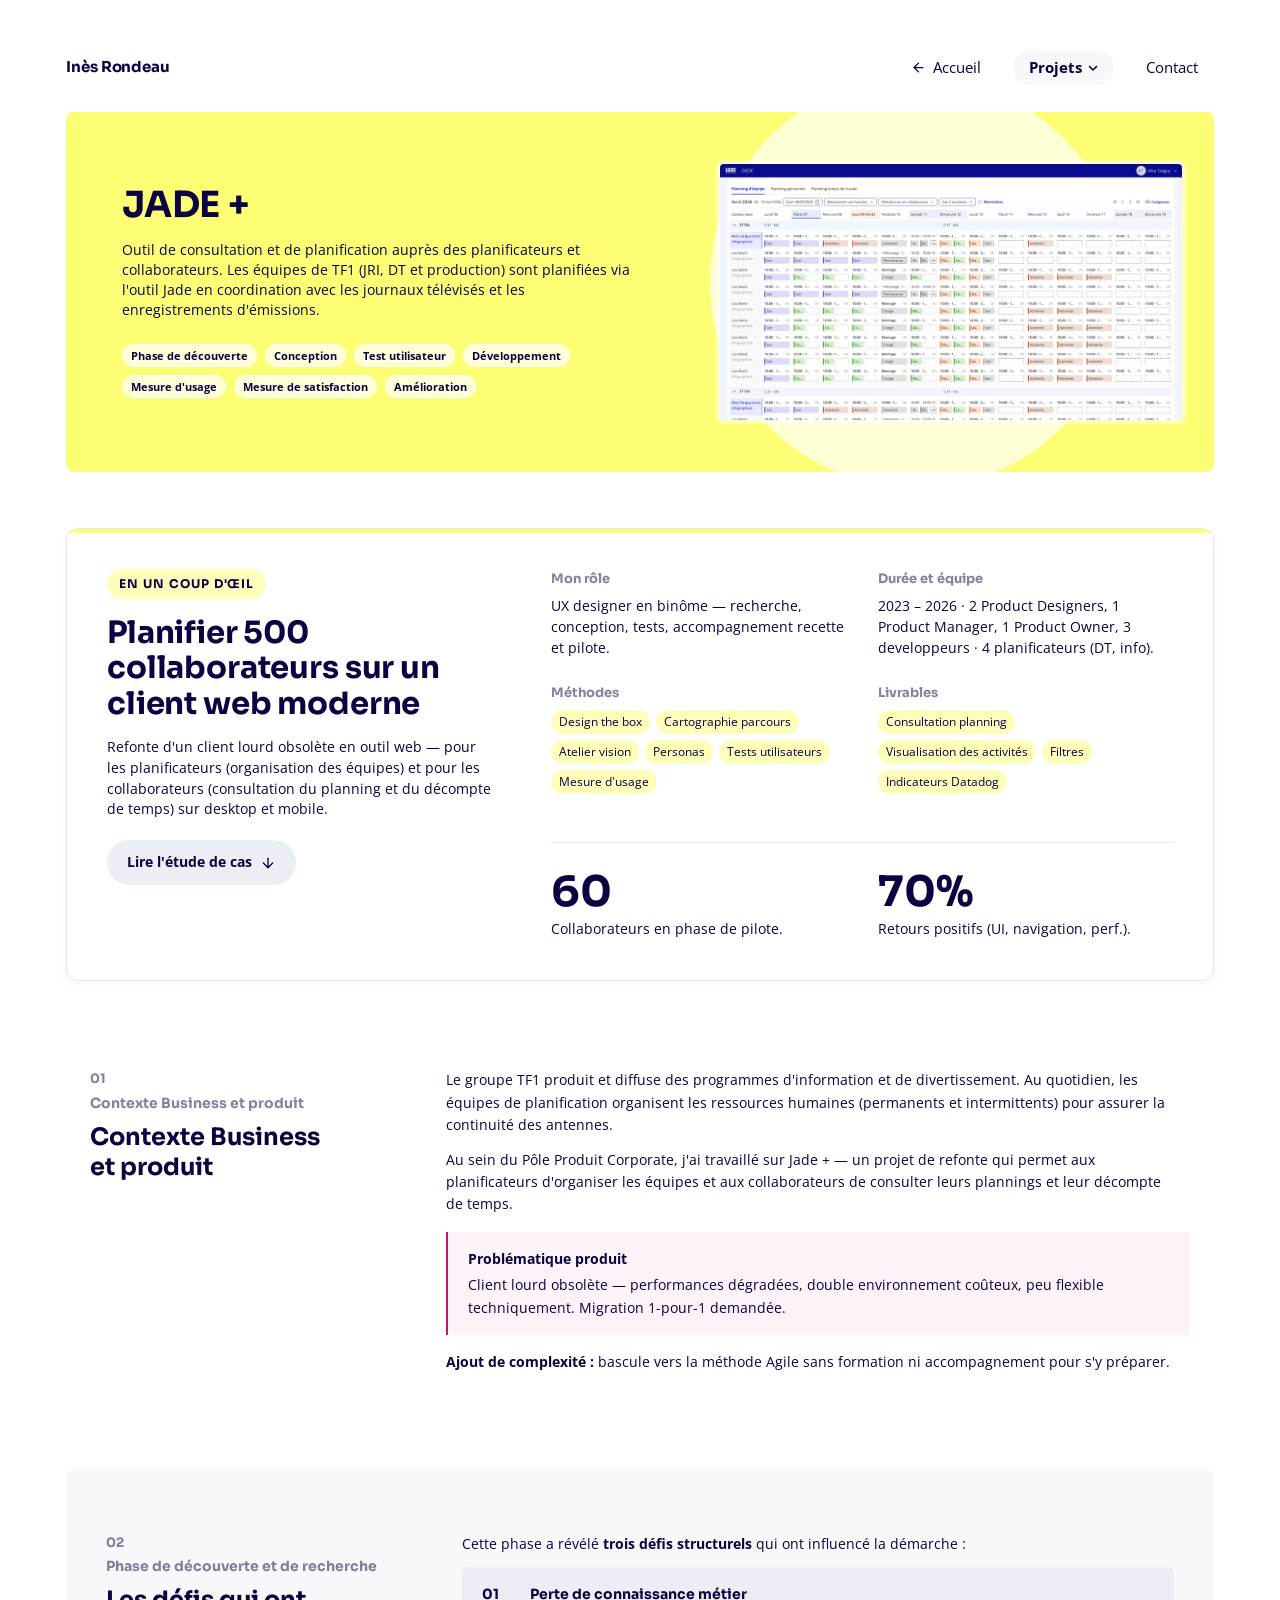
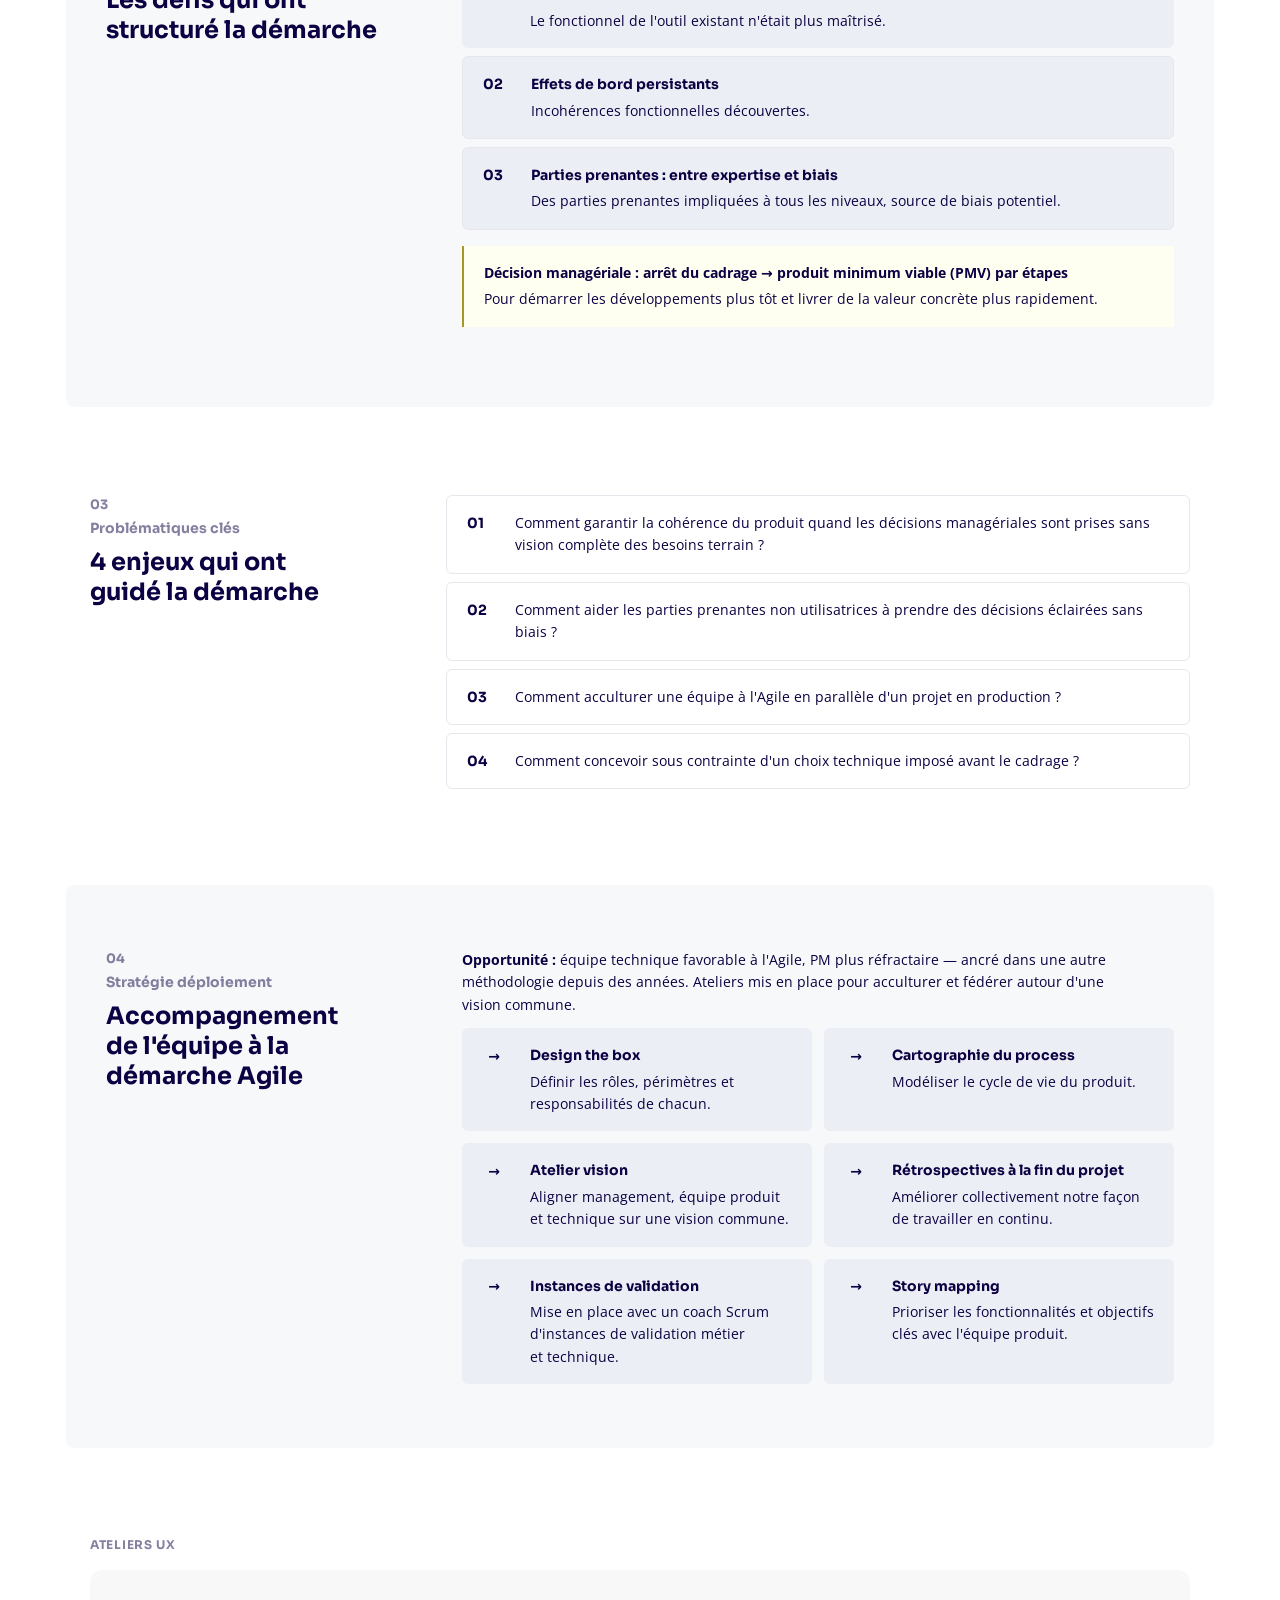
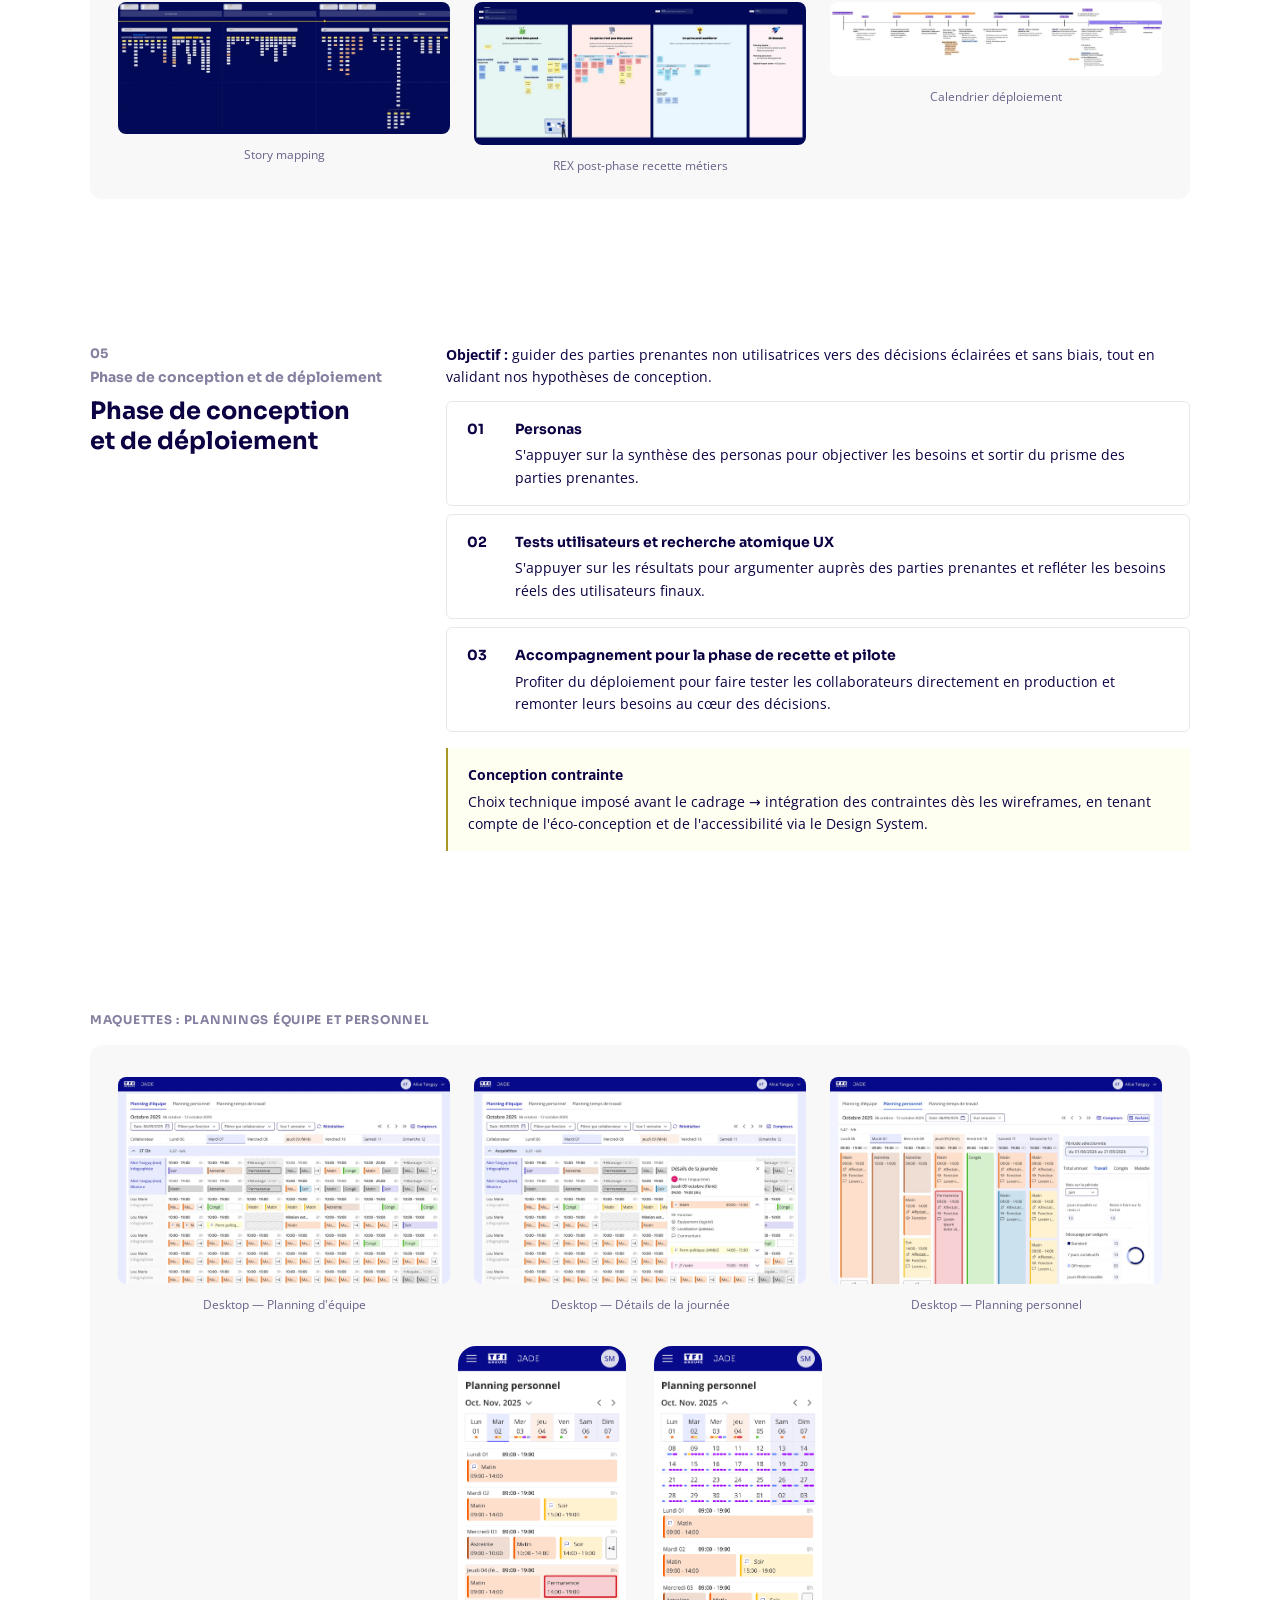
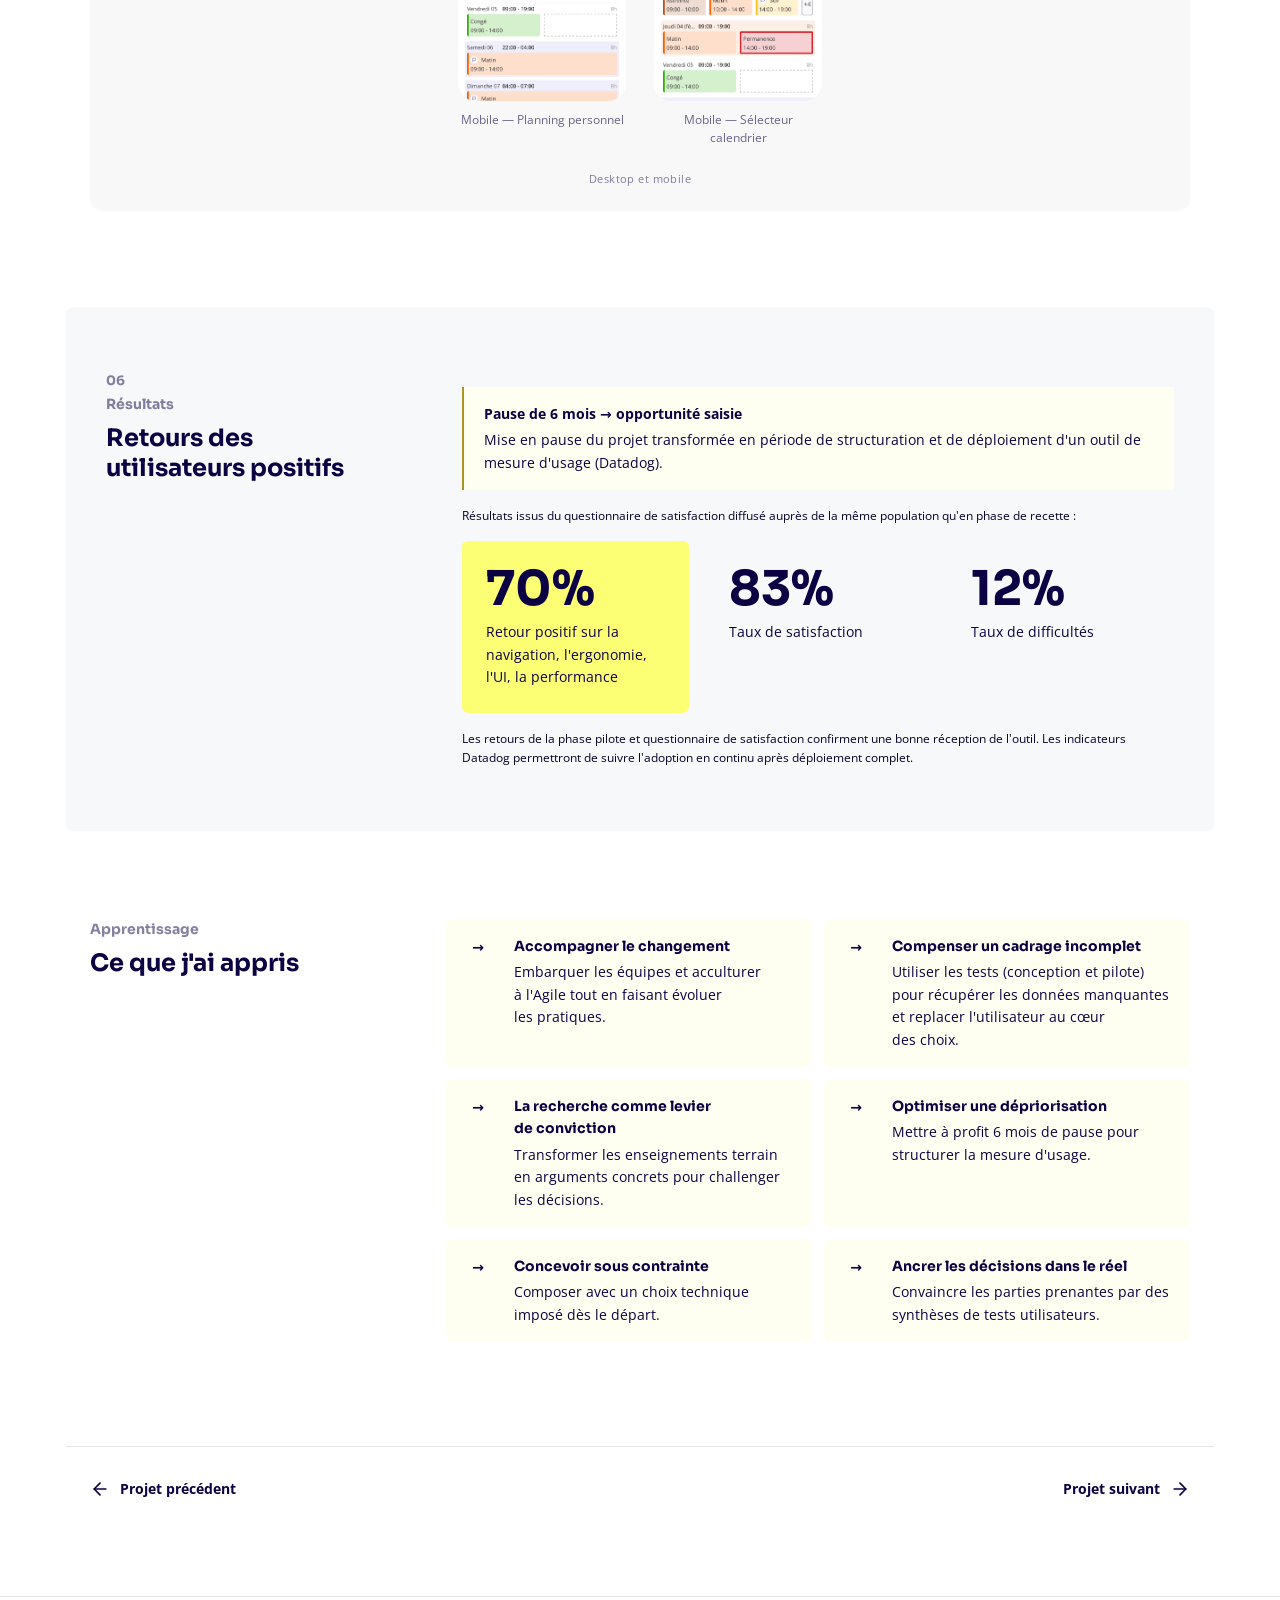
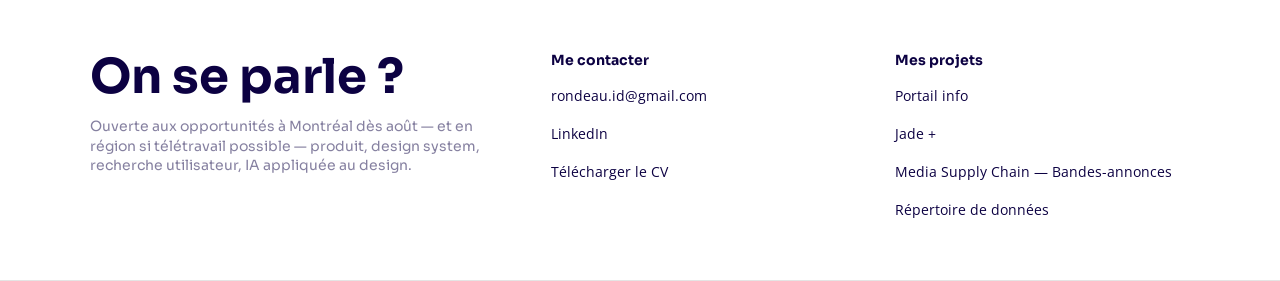
<file: github-export/projet-2-jade.html>
<!doctype html>
<html lang="fr">
<head>
  <meta charset="utf-8">
  <meta name="viewport" content="width=device-width, initial-scale=1">
  <title>Jade + — Inès Rondeau</title>
  <meta name="description" content="Étude de cas : Jade +, outil de consultation et de planification chez TF1.">
  <link rel="stylesheet" href="styles.css">
  <script defer src="reveal.js"></script>
  <script defer src="lightbox.js"></script>
</head>
<body data-theme="yellow">

  <header class="page">
    <nav class="nav" aria-label="Principale">
      <a href="index.html" class="nav__brand">Inès Rondeau</a>
      <button type="button" class="nav__toggle" aria-label="Ouvrir le menu" aria-expanded="false">
        <span></span><span></span><span></span>
      </button>
      <div class="nav__links">
        <a href="index.html" class="nav__home">
          <svg viewBox="0 0 24 24" fill="none" stroke="currentColor" stroke-width="2" stroke-linecap="round" stroke-linejoin="round" aria-hidden="true"><line x1="19" y1="12" x2="5" y2="12"/><polyline points="12 19 5 12 12 5"/></svg>
          Accueil
        </a>
        <span class="nav__group">
          <button type="button" class="nav__trigger" aria-haspopup="true" aria-expanded="false" aria-current="page">
            Projets
            <svg class="caret" viewBox="0 0 10 10" fill="none" aria-hidden="true"><path d="M1.5 3.5 L5 7 L8.5 3.5" stroke="currentColor" stroke-width="1.6" stroke-linecap="round" stroke-linejoin="round"/></svg>
          </button>
          <div class="nav__dropdown" role="menu">
            <a href="projet-1-portail-info.html" role="menuitem">Portail info</a>
            <a href="projet-2-jade.html" role="menuitem" aria-current="page">Jade +</a>
            <a href="projet-3-msc.html" role="menuitem">Media Supply Chain</a>
            <a href="projet-4-repertoire-donnees.html" role="menuitem">Répertoire de données</a>
          </div>
        </span>
        <a href="index.html#contact">Contact</a>
      </div>
    </nav>
  </header>

  <main class="container">

    <!-- ============================ HERO ============================ -->
    <section class="project-hero theme-yellow" aria-labelledby="p-title">
      <div class="project-hero__decor" aria-hidden="true"></div>
      <div class="project-hero__grid">
        <div>
          <h1 id="p-title">JADE +</h1>
          <p class="project-hero__lead">
            Outil de consultation et de planification auprès des planificateurs et collaborateurs.
            Les équipes de TF1 (JRI, DT et production) sont planifiées via l'outil Jade en coordination
            avec les journaux télévisés et les enregistrements d'émissions.
          </p>
          <div class="project-hero__tags">
            <span class="tag-hero">Phase de découverte</span>
            <span class="tag-hero">Conception</span>
            <span class="tag-hero">Test utilisateur</span>
            <span class="tag-hero">Développement</span>
            <span class="tag-hero">Mesure d'usage</span>
            <span class="tag-hero">Mesure de satisfaction</span>
            <span class="tag-hero">Amélioration</span>
          </div>
        </div>
        <div class="project-hero__image">
          <img loading="eager" fetchpriority="high" decoding="async" src="assets/jade-hero-new.webp" alt="Aperçu du planning d'équipe Jade+ — vue 2 semaines">
        </div>
      </div>
    </section>

    <!-- =================== EN UN COUP D'ŒIL ========================= -->
    <section class="glance reveal" aria-labelledby="glance-title">
      <div>
        <div class="glance__eyebrow">En un coup d'œil</div>
        <h2 id="glance-title" class="glance__title">Planifier 500 collaborateurs sur un client web moderne</h2>
        <p class="glance__lead">
          Refonte d'un client lourd obsolète en outil web — pour les planificateurs (organisation
          des équipes) et pour les collaborateurs (consultation du planning et du décompte de
          temps) sur desktop et mobile.
        </p>
        <a class="cta" href="#contexte">
          Lire l'étude de cas
          <svg width="16" height="16" viewBox="0 0 24 24" fill="none" stroke="currentColor" stroke-width="2" stroke-linecap="round" stroke-linejoin="round" aria-hidden="true"><line x1="12" y1="5" x2="12" y2="19"/><polyline points="5 12 12 19 19 12"/></svg>
        </a>
      </div>

      <div class="glance__grid">
        <div>
          <div class="glance__label">Mon rôle</div>
          <div class="glance__value">UX designer en binôme — recherche, conception, tests, accompagnement recette et pilote.</div>
        </div>
        <div>
          <div class="glance__label">Durée et équipe</div>
          <div class="glance__value">2023 – 2026 · 2 Product Designers, 1 Product Manager, 1 Product Owner, 3 developpeurs · 4 planificateurs (DT, info).</div>
        </div>

        <div>
          <div class="glance__label">Méthodes</div>
          <div class="tag-row">
            <span class="tag">Design the box</span>
            <span class="tag">Cartographie parcours</span>
            <span class="tag">Atelier vision</span>
            <span class="tag">Personas</span>
            <span class="tag">Tests utilisateurs</span>
            <span class="tag">Mesure d'usage</span>
          </div>
        </div>
        <div>
          <div class="glance__label">Livrables</div>
          <div class="tag-row">
            <span class="tag">Consultation planning</span>
            <span class="tag">Visualisation des activités</span>
            <span class="tag">Filtres</span>
            <span class="tag">Indicateurs Datadog</span>
          </div>
        </div>

        <div class="glance__divider"></div>

        <div>
          <div class="metric">60</div>
          <div class="metric__caption">Collaborateurs en phase de pilote.</div>
        </div>
        <div>
          <div class="metric">70%</div>
          <div class="metric__caption">Retours positifs (UI, navigation, perf.).</div>
        </div>
      </div>
    </section>

    <!-- =================== 01 CONTEXTE ============================== -->
    <section id="contexte" class="section">
      <div class="section__head">
        <div class="num">01</div>
        <div class="eyebrow">Contexte Business et produit</div>
        <h2>Contexte Business et produit</h2>
      </div>
      <div class="section__body">
        <p>
          Le groupe TF1 produit et diffuse des programmes d'information et de divertissement.
          Au quotidien, les équipes de planification organisent les ressources humaines
          (permanents et intermittents) pour assurer la continuité des antennes.
        </p>
        <p>
          Au sein du Pôle Produit Corporate, j'ai travaillé sur Jade + — un projet de refonte
          qui permet aux planificateurs d'organiser les équipes et aux collaborateurs de consulter
          leurs plannings et leur décompte de temps.
        </p>
        <div class="callout callout--pink">
          <span class="callout__label">Problématique produit</span>
          Client lourd obsolète — performances dégradées, double environnement coûteux, peu
          flexible techniquement. Migration 1-pour-1 demandée.
        </div>
        <p>
          <strong>Ajout de complexité :</strong> bascule vers la méthode Agile sans formation
          ni accompagnement pour s'y préparer.
        </p>
      </div>
    </section>

    <!-- =================== 02 DÉFIS STRUCTURELS ===================== -->
    <section class="section section--soft reveal">
      <div class="section__head">
        <div class="num">02</div>
        <div class="eyebrow">Phase de découverte et de recherche</div>
        <h2>Les défis qui ont structuré la démarche</h2>
      </div>
      <div class="section__body">
        <p>Cette phase a révélé <strong>trois défis structurels</strong> qui ont influencé la démarche :</p>
        <div class="steps reveal-stagger">
          <div class="step" style="background-color: rgb(235, 238, 244); border-width: 0px">
            <span class="step__num">01</span>
            <div>
              <div class="step__title">Perte de connaissance métier</div>
              <div class="step__desc">Le fonctionnel de l'outil existant n'était plus maîtrisé.</div>
            </div>
          </div>
          <div class="step" style="background-color: rgb(235, 238, 244)">
            <span class="step__num">02</span>
            <div>
              <div class="step__title">Effets de bord persistants</div>
              <div class="step__desc">Incohérences fonctionnelles découvertes.</div>
            </div>
          </div>
          <div class="step" style="background-color: rgb(235, 238, 244)">
            <span class="step__num">03</span>
            <div>
              <div class="step__title">Parties prenantes : entre expertise et biais</div>
              <div class="step__desc">Des parties prenantes impliquées à tous les niveaux, source de biais potentiel.</div>
            </div>
          </div>
        </div>
        <div class="callout callout--yellow" style="background-color: rgb(255, 255, 241)">
          <span class="callout__label">Décision managériale : arrêt du cadrage → produit minimum viable (PMV) par étapes</span>
          Pour démarrer les développements plus tôt et livrer de la valeur concrète plus rapidement.
        </div>
      </div>
    </section>

    <!-- =================== 03 PROBLÉMATIQUES CLÉS =================== -->
    <section class="section reveal">
      <div class="section__head">
        <div class="num">03</div>
        <div class="eyebrow">Problématiques clés</div>
        <h2>4 enjeux qui ont guidé la démarche</h2>
      </div>
      <div class="section__body">
        <div class="steps reveal-stagger">
          <div class="step">
            <span class="step__num">01</span>
            <div>
              <div class="step__desc">Comment garantir la cohérence du produit quand les décisions managériales sont prises sans vision complète des besoins terrain ?</div>
            </div>
          </div>
          <div class="step">
            <span class="step__num">02</span>
            <div>
              <div class="step__desc">Comment aider les parties prenantes non utilisatrices à prendre des décisions éclairées sans biais ?</div>
            </div>
          </div>
          <div class="step">
            <span class="step__num">03</span>
            <div>
              <div class="step__desc">Comment acculturer une équipe à l'Agile en parallèle d'un projet en production ?</div>
            </div>
          </div>
          <div class="step">
            <span class="step__num">04</span>
            <div>
              <div class="step__desc">Comment concevoir sous contrainte d'un choix technique imposé avant le cadrage ?</div>
            </div>
          </div>
        </div>
      </div>
    </section>

    <!-- =================== 04 DÉMARCHE AGILE ======================== -->
    <section class="section section--soft reveal">
      <div class="section__head">
        <div class="num">04</div>
        <div class="eyebrow">Stratégie déploiement</div>
        <h2>Accompagnement de l'équipe à la démarche Agile</h2>
      </div>
      <div class="section__body">
        <p>
          <strong>Opportunité :</strong> équipe technique favorable à l'Agile, PM plus réfractaire —
          ancré dans une autre méthodologie depuis des années. Ateliers mis en place pour acculturer
          et fédérer autour d'une vision commune.
        </p>
        <div class="grid-2 reveal-stagger">
          <div class="step step--arrow" style="background-color: rgb(235, 238, 244); border-width: 0px">
            <span class="step__num"></span>
            <div>
              <div class="step__title">Design the box</div>
              <div class="step__desc">Définir les rôles, périmètres et responsabilités de chacun.</div>
            </div>
          </div>
          <div class="step step--arrow" style="background-color: rgb(235, 238, 244); border-width: 0px">
            <span class="step__num"></span>
            <div>
              <div class="step__title">Cartographie du process</div>
              <div class="step__desc">Modéliser le cycle de vie du produit.</div>
            </div>
          </div>
          <div class="step step--arrow" style="background-color: rgb(235, 238, 244); border-width: 0px">
            <span class="step__num"></span>
            <div>
              <div class="step__title">Atelier vision</div>
              <div class="step__desc">Aligner management, équipe produit et technique sur une vision commune.</div>
            </div>
          </div>
          <div class="step step--arrow" style="background-color: rgb(235, 238, 244); border-width: 0px">
            <span class="step__num"></span>
            <div>
              <div class="step__title">Rétrospectives à la fin du projet</div>
              <div class="step__desc">Améliorer collectivement notre façon de travailler en continu.</div>
            </div>
          </div>
          <div class="step step--arrow" style="background-color: rgb(235, 238, 244); border-width: 0px">
            <span class="step__num"></span>
            <div>
              <div class="step__title">Instances de validation</div>
              <div class="step__desc">Mise en place avec un coach Scrum d'instances de validation métier et technique.</div>
            </div>
          </div>
          <div class="step step--arrow" style="background-color: rgb(235, 238, 244); border-width: 0px">
            <span class="step__num"></span>
            <div>
              <div class="step__title">Story mapping</div>
              <div class="step__desc">Prioriser les fonctionnalités et objectifs clés avec l'équipe produit.</div>
            </div>
          </div>
        </div>
      </div>
    </section>

    <!-- =================== ATELIERS UX ============================= -->
    <section class="section reveal" style="grid-template-columns: 1fr;">
      <div>
        <div class="glance__eyebrow" style="margin-bottom:16px">Ateliers UX</div>
        <div class="maquettes-stage">
          <div class="gallery gallery--3 maquettes--ateliers reveal-stagger">
            <figure>
              <img loading="lazy" decoding="async" src="assets/jade-atelier-storymapping.webp" alt="Story mapping de l'équipe produit Jade+ — canvas Miro avec post-its">
              <figcaption>Story mapping</figcaption>
            </figure>
            <figure>
              <img loading="lazy" decoding="async" src="assets/jade-atelier-rex.webp" alt="REX post-phase recette métiers — 4 colonnes : ce qui s'est bien passé, ce qui n'a pas marché, à améliorer, et demain">
              <figcaption>REX post-phase recette métiers</figcaption>
            </figure>
            <figure>
              <img loading="lazy" decoding="async" src="assets/jade-atelier-timeline.webp" alt="Timeline stratégie d'accompagnement pilote et recette — calendrier de déploiement">
              <figcaption>Calendrier déploiement</figcaption>
            </figure>
          </div>
        </div>
      </div>
    </section>

    <!-- =================== 05 CONCEPTION ============================ -->
    <section class="section reveal">
      <div class="section__head">
        <div class="num">05</div>
        <div class="eyebrow">Phase de conception et de déploiement</div>
        <h2>Phase de conception et de déploiement</h2>
      </div>
      <div class="section__body">
        <p>
          <strong>Objectif :</strong> guider des parties prenantes non utilisatrices vers des décisions
          éclairées et sans biais, tout en validant nos hypothèses de conception.
        </p>
        <div class="steps reveal-stagger">
          <div class="step">
            <span class="step__num">01</span>
            <div>
              <div class="step__title">Personas</div>
              <div class="step__desc">S'appuyer sur la synthèse des personas pour objectiver les besoins et sortir du prisme des parties prenantes.</div>
            </div>
          </div>
          <div class="step">
            <span class="step__num">02</span>
            <div>
              <div class="step__title">Tests utilisateurs et recherche atomique UX</div>
              <div class="step__desc">S'appuyer sur les résultats pour argumenter auprès des parties prenantes et refléter les besoins réels des utilisateurs finaux.</div>
            </div>
          </div>
          <div class="step">
            <span class="step__num">03</span>
            <div>
              <div class="step__title">Accompagnement pour la phase de recette et pilote</div>
              <div class="step__desc">Profiter du déploiement pour faire tester les collaborateurs directement en production et remonter leurs besoins au cœur des décisions.</div>
            </div>
          </div>
        </div>
        <div class="callout callout--yellow" style="margin-top:16px; background-color: rgb(255, 255, 241)">
          <span class="callout__label">Conception contrainte</span>
          Choix technique imposé avant le cadrage → intégration des contraintes dès les wireframes,
          en tenant compte de l'éco-conception et de l'accessibilité via le Design System.
        </div>
      </div>
    </section>

    <!-- =================== MAQUETTES =============================== -->
    <section class="section reveal" style="grid-template-columns: 1fr;">
      <div>
        <div class="glance__eyebrow" style="margin-bottom:16px">Maquettes : plannings équipe et personnel</div>

        <div class="maquettes-stage">
          <!-- Desktop screens — primary -->
          <div class="gallery gallery--3 maquettes--desktop reveal-stagger">
            <figure>
              <img loading="lazy" decoding="async" src="assets/jade-equipe-1.webp" alt="Planning d'équipe — vue JT 13h, semaine du 06 au 12 octobre">
              <figcaption>Desktop — Planning d'équipe</figcaption>
            </figure>
            <figure>
              <img loading="lazy" decoding="async" src="assets/jade-equipe-2.webp" alt="Planning d'équipe — modale Détails de la journée">
              <figcaption>Desktop — Détails de la journée</figcaption>
            </figure>
            <figure>
              <img loading="lazy" decoding="async" src="assets/jade-personnel.webp" alt="Planning personnel — forfait travail et compteurs">
              <figcaption>Desktop — Planning personnel</figcaption>
            </figure>
          </div>

          <!-- Mobile screens — secondary -->
          <div class="maquettes--mobile reveal-stagger">
            <figure>
              <img loading="lazy" decoding="async" src="assets/jade-mobile-1.png" alt="Mobile — Planning personnel, vue semaine">
              <figcaption>Mobile — Planning personnel</figcaption>
            </figure>
            <figure>
              <img loading="lazy" decoding="async" src="assets/jade-mobile-2.png" alt="Mobile — Planning personnel avec sélecteur calendrier déployé">
              <figcaption>Mobile — Sélecteur calendrier</figcaption>
            </figure>
          </div>

          <p class="maquettes__legend">Desktop et mobile</p>
        </div>
      </div>
    </section>

    <!-- =================== 06 RÉSULTATS ============================ -->
    <section class="section section--soft reveal">
      <div class="section__head">
        <div class="num">06</div>
        <div class="eyebrow">Résultats</div>
        <h2>Retours des utilisateurs positifs</h2>
      </div>
      <div class="section__body">
        <div class="callout callout--yellow" style="background-color: rgb(255, 255, 241)">
          <span class="callout__label">Pause de 6 mois → opportunité saisie</span>
          Mise en pause du projet transformée en période de structuration et de déploiement d'un
          outil de mesure d'usage (Datadog).
        </div>
        <p class="muted small" style="margin-bottom:16px; color: rgb(8, 1, 42)">Résultats issus du questionnaire de satisfaction diffusé auprès de la même population qu'en phase de recette : </p>
        <div class="metrics reveal-stagger">
          <div class="metric-card metric-card--highlight">
            <div class="metric">70%</div>
            <div class="metric__caption">Retour positif sur la navigation, l'ergonomie, l'UI, la performance</div>
          </div>
          <div class="metric-card">
            <div class="metric muted"><span style="color: #0C0142">83%</span></div>
            <div class="metric__caption">Taux de satisfaction</div>
          </div>
          <div class="metric-card">
            <div class="metric muted"><span style="color: #0C0142">12%</span></div>
            <div class="metric__caption">Taux de difficultés</div>
          </div>
        </div>
        <p class="muted small" style="margin-top:16px"><span style="color: #08012A">
          Les retours de la phase pilote et questionnaire de satisfaction confirment une bonne réception de l'outil. Les indicateurs
          Datadog permettront de suivre l'adoption en continu après déploiement complet.
        </span></p>
      </div>
    </section>

    <!-- =================== APPRENTISSAGE =========================== -->
    <section class="section reveal">
      <div class="section__head">
        <div class="eyebrow">Apprentissage</div>
        <h2>Ce que j'ai appris</h2>
      </div>
      <div class="section__body">
        <div class="grid-2 reveal-stagger">
          <div class="step step--arrow" style="background-color: rgb(255, 255, 241); border-width: 0px">
            <span class="step__num"></span>
            <div>
              <div class="step__title">Accompagner le changement</div>
              <div class="step__desc">Embarquer les équipes et acculturer à l'Agile tout en faisant évoluer les pratiques.</div>
            </div>
          </div>
          <div class="step step--arrow" style="background-color: rgb(255, 255, 241); border-width: 0px">
            <span class="step__num"></span>
            <div>
              <div class="step__title">Compenser un cadrage incomplet</div>
              <div class="step__desc">Utiliser les tests (conception et pilote) pour récupérer les données manquantes et replacer l'utilisateur au cœur des choix.</div>
            </div>
          </div>
          <div class="step step--arrow" style="background-color: rgb(255, 255, 241); border-width: 0px">
            <span class="step__num"></span>
            <div>
              <div class="step__title">La recherche comme levier de conviction</div>
              <div class="step__desc">Transformer les enseignements terrain en arguments concrets pour challenger les décisions.</div>
            </div>
          </div>
          <div class="step step--arrow" style="background-color: rgb(255, 255, 241); border-width: 0px">
            <span class="step__num"></span>
            <div>
              <div class="step__title">Optimiser une dépriorisation</div>
              <div class="step__desc">Mettre à profit 6 mois de pause pour structurer la mesure d'usage.</div>
            </div>
          </div>
          <div class="step step--arrow" style="background-color: rgb(255, 255, 241); border-width: 0px">
            <span class="step__num"></span>
            <div>
              <div class="step__title">Concevoir sous contrainte</div>
              <div class="step__desc">Composer avec un choix technique imposé dès le départ.</div>
            </div>
          </div>
          <div class="step step--arrow" style="background-color: rgb(255, 255, 241); border-width: 0px">
            <span class="step__num"></span>
            <div>
              <div class="step__title">Ancrer les décisions dans le réel</div>
              <div class="step__desc">Convaincre les parties prenantes par des synthèses de tests utilisateurs.</div>
            </div>
          </div>
        </div>
      </div>
    </section>

    <!-- =================== PROJECT NAV ============================= -->
    <nav class="project-nav reveal" aria-label="Navigation entre projets">
      <a href="projet-1-portail-info.html">
        <svg width="20" height="20" viewBox="0 0 24 24" fill="none" stroke="currentColor" stroke-width="2" stroke-linecap="round" stroke-linejoin="round" aria-hidden="true"><line x1="19" y1="12" x2="5" y2="12"/><polyline points="12 19 5 12 12 5"/></svg>
        Projet précédent
      </a>
      <a href="projet-3-msc.html">
        Projet suivant
        <svg width="20" height="20" viewBox="0 0 24 24" fill="none" stroke="currentColor" stroke-width="2" stroke-linecap="round" stroke-linejoin="round" aria-hidden="true"><line x1="5" y1="12" x2="19" y2="12"/><polyline points="12 5 19 12 12 19"/></svg>
      </a>
    </nav>

  </main>

  <!-- =================== FOOTER ===================================== -->
  <footer class="footer reveal" id="contact">
    <div class="footer__inner">
      <div>
        <h2 class="footer__title">On se parle ?</h2>
        <p class="footer__lead">
          Ouverte aux opportunités à Montréal dès août — et en région si télétravail possible — produit, design system,
          recherche utilisateur, IA appliquée au design.
        </p>
      </div>
      <div>
        <h3 class="footer__heading">Me contacter</h3>
        <ul class="footer__list">
          <li><a href="mailto:rondeau.id@gmail.com">rondeau.id@gmail.com</a></li>
          <li><a href="https://www.linkedin.com/in/in%C3%A8s-rondeau-173500bb/" target="_blank" rel="noopener">LinkedIn</a></li>
          <li><a href="cv-ines-rondeau.html">Télécharger le CV</a></li>
        </ul>
      </div>
      <div>
        <h3 class="footer__heading">Mes projets</h3>
        <ul class="footer__list">
          <li><a href="projet-1-portail-info.html">Portail info</a></li>
          <li><a href="projet-2-jade.html" aria-current="page">Jade +</a></li>
          <li><a href="projet-3-msc.html">Media Supply Chain — Bandes-annonces</a></li>
          <li><a href="projet-4-repertoire-donnees.html">Répertoire de données</a></li>
        </ul>
      </div>
    </div>
  </footer>

</body>
</html>
</file>
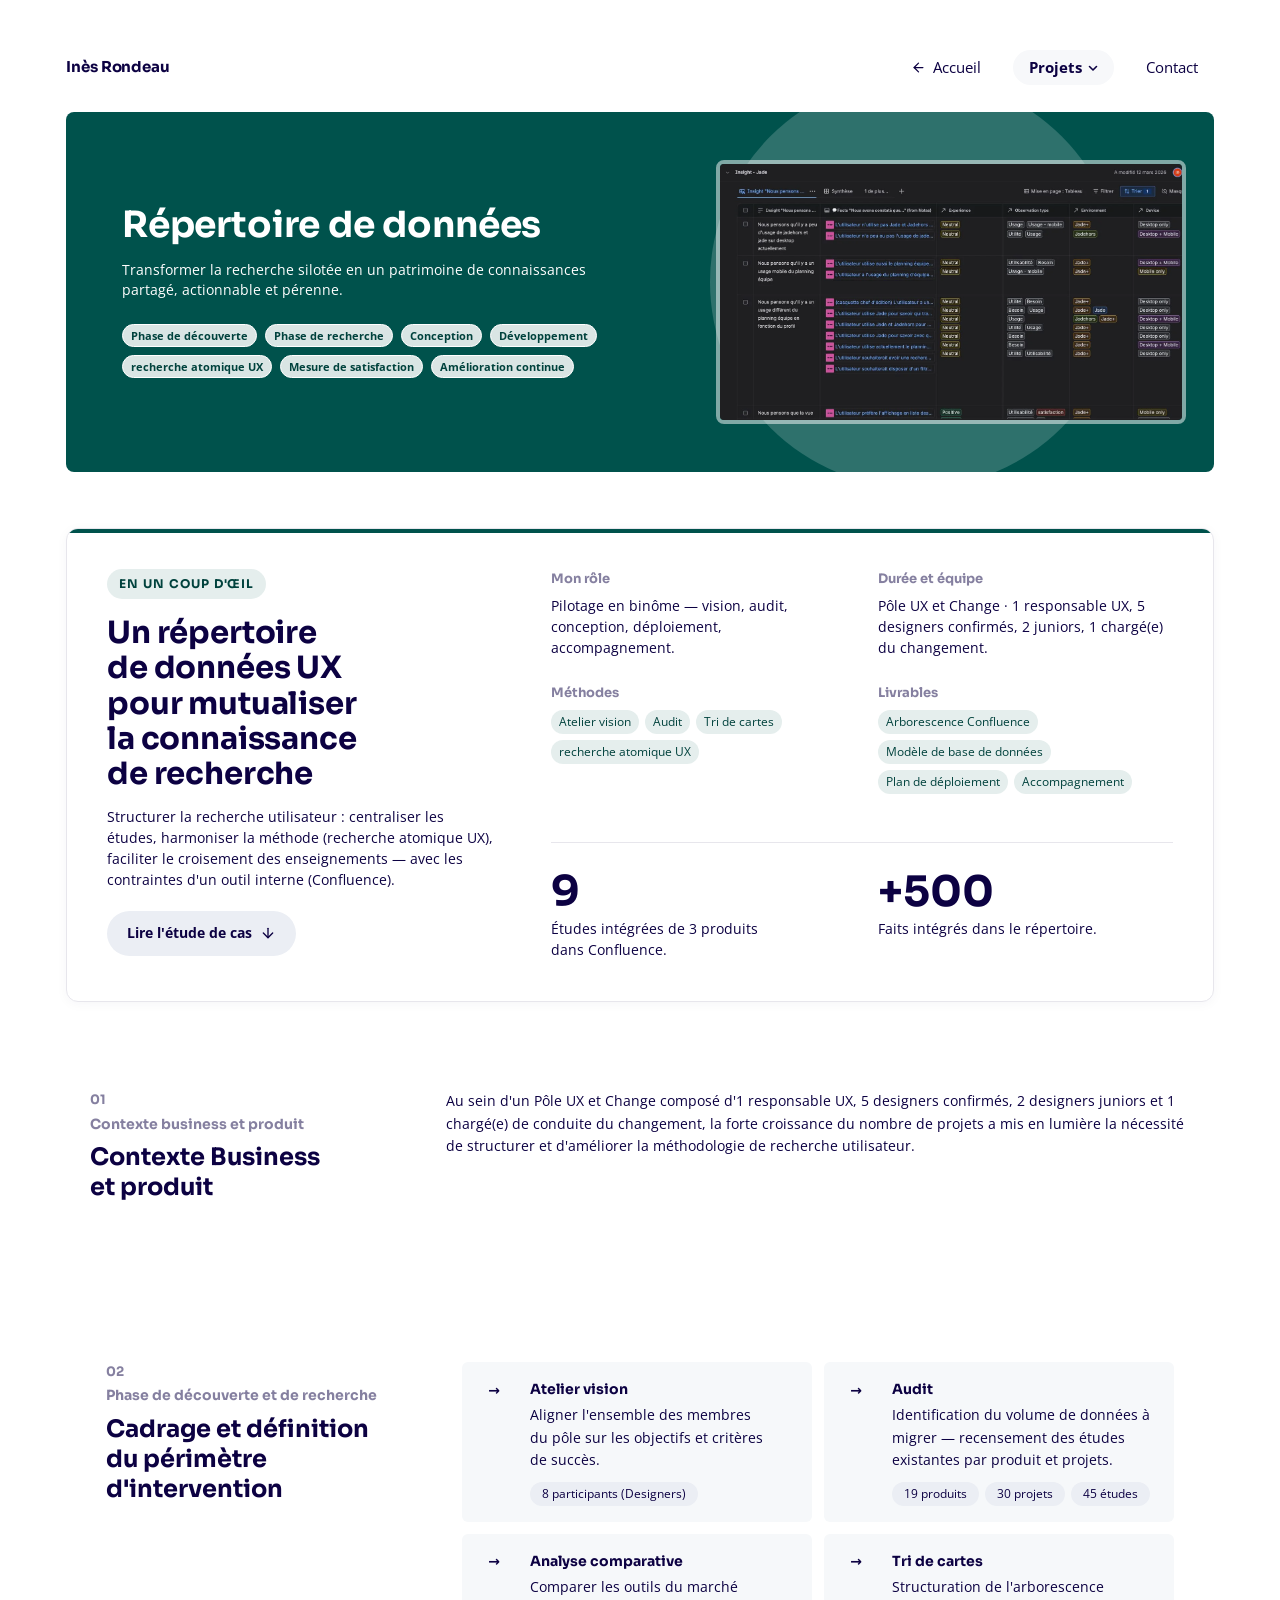
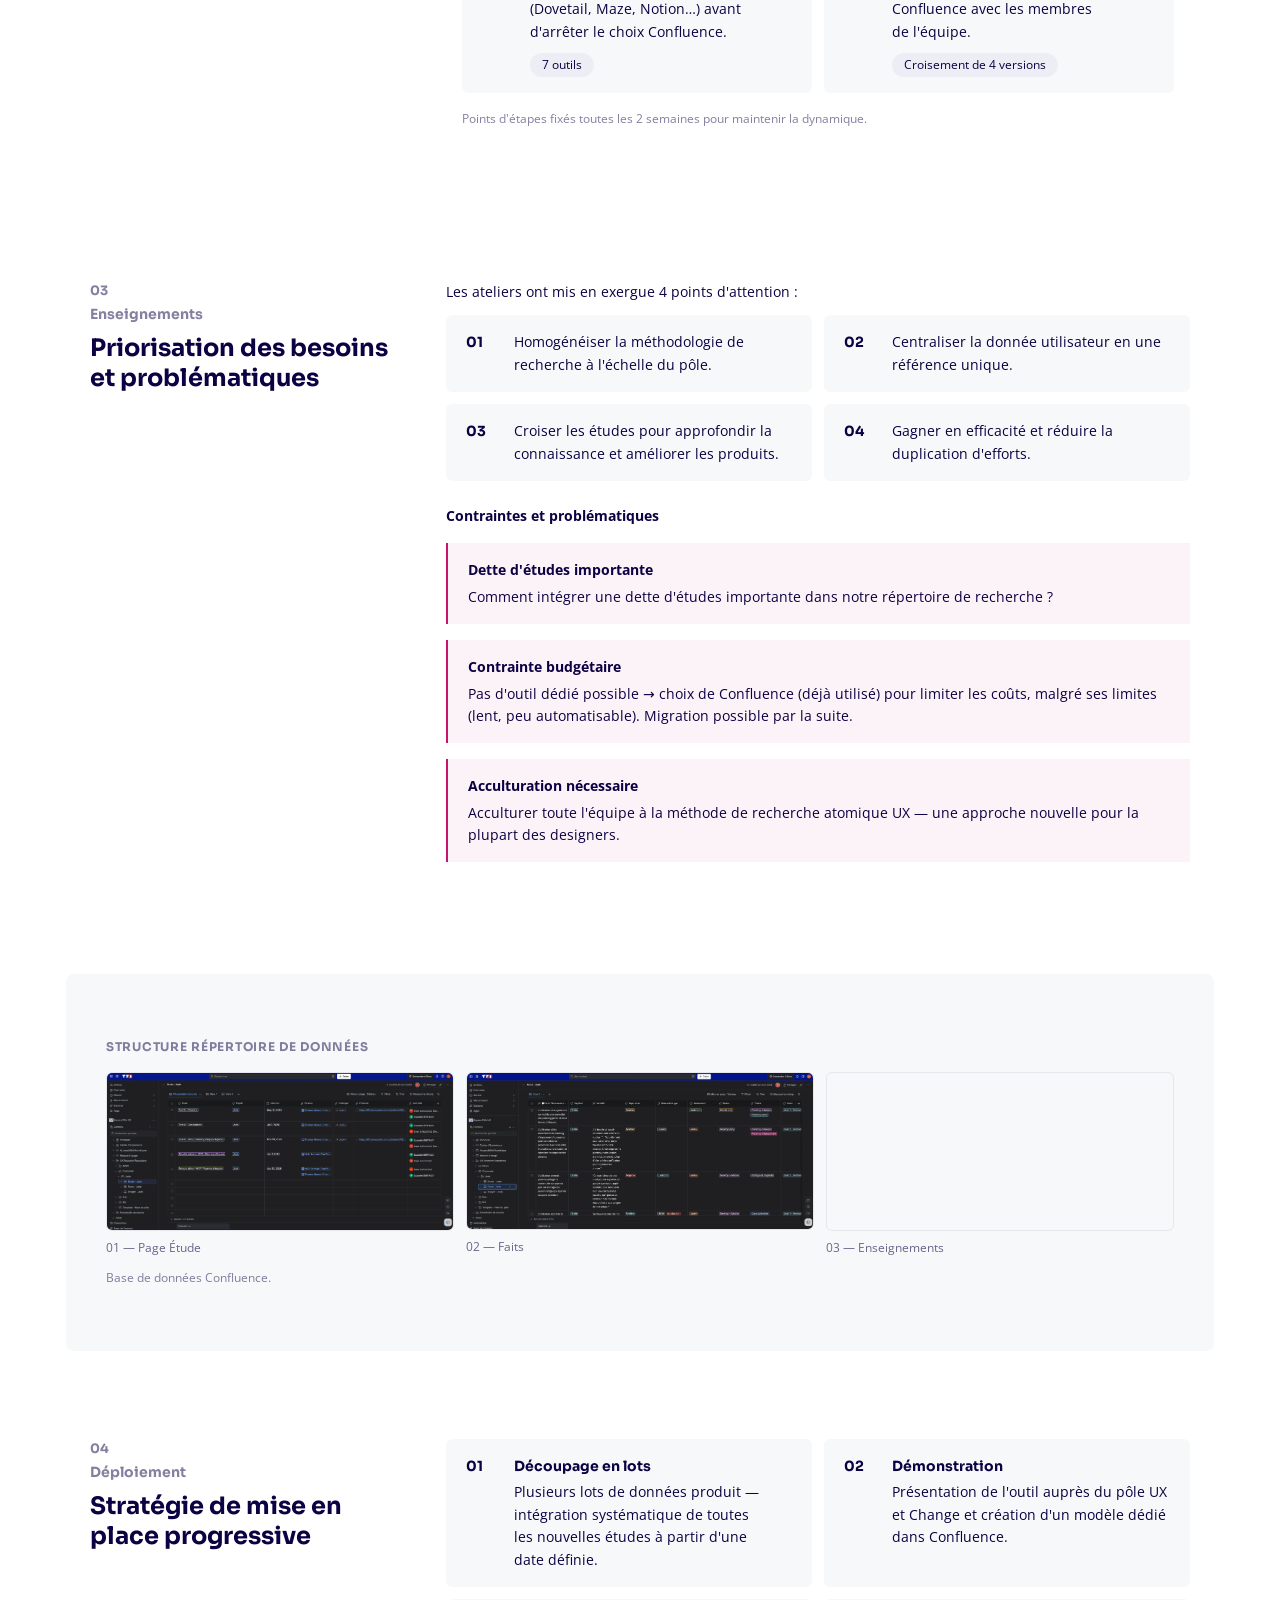
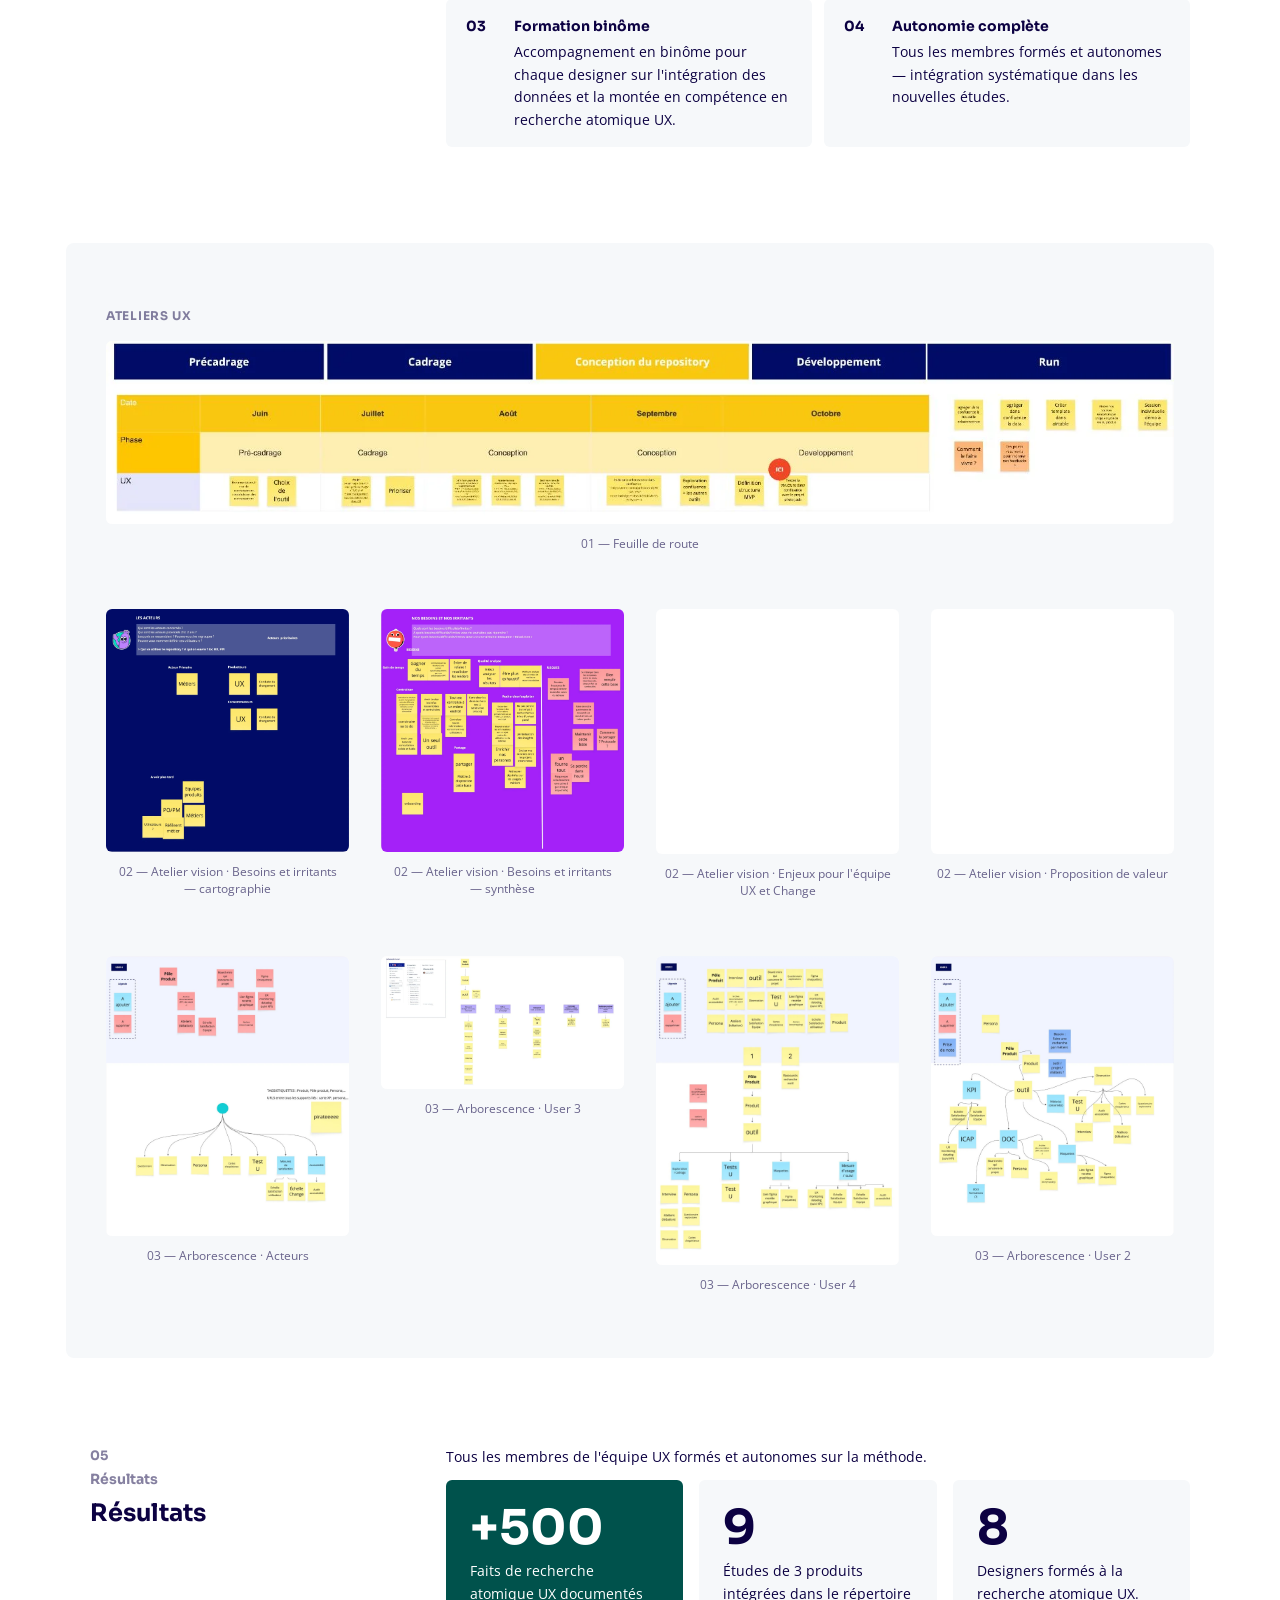
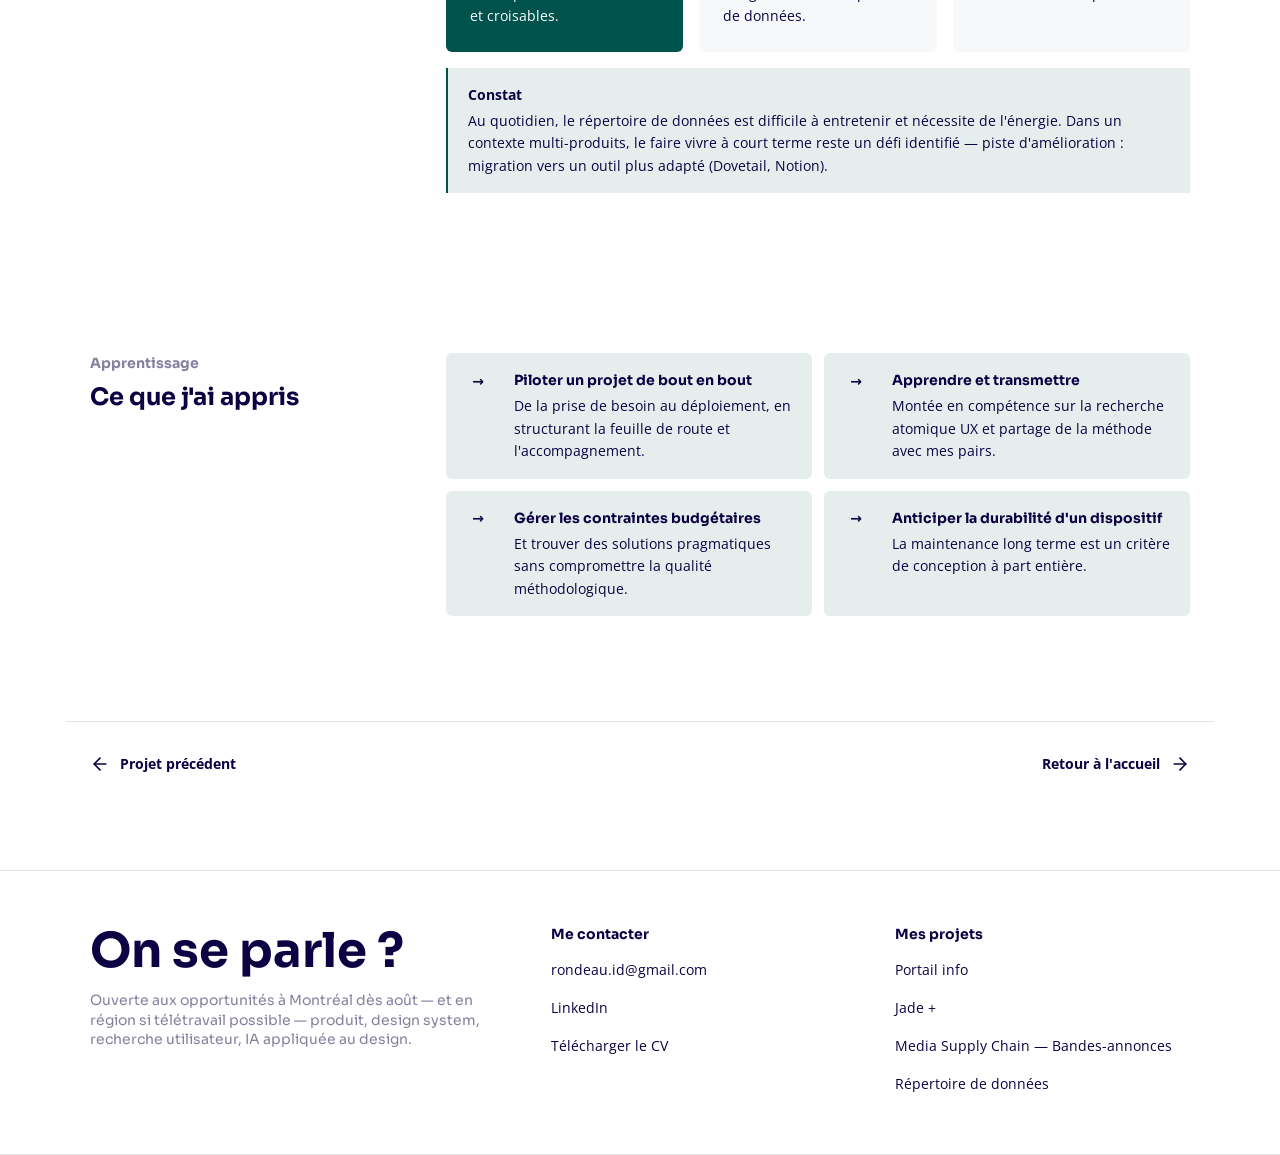
<file: github-export/projet-4-repertoire-donnees.html>
<!doctype html>
<html lang="fr">
<head>
  <meta charset="utf-8">
  <meta name="viewport" content="width=device-width, initial-scale=1">
  <title>Répertoire de données — Inès Rondeau</title>
  <meta name="description" content="Étude de cas : Répertoire de données UX au Pôle UX et Change TF1.">
  <link rel="stylesheet" href="styles.css">
  <script defer src="reveal.js"></script>
  <script defer src="lightbox.js"></script>
</head>
<body data-theme="green">

  <header class="page">
    <nav class="nav" aria-label="Principale">
      <a href="index.html" class="nav__brand">Inès Rondeau</a>
      <button type="button" class="nav__toggle" aria-label="Ouvrir le menu" aria-expanded="false">
        <span></span><span></span><span></span>
      </button>
      <div class="nav__links">
        <a href="index.html" class="nav__home">
          <svg viewBox="0 0 24 24" fill="none" stroke="currentColor" stroke-width="2" stroke-linecap="round" stroke-linejoin="round" aria-hidden="true"><line x1="19" y1="12" x2="5" y2="12"/><polyline points="12 19 5 12 12 5"/></svg>
          Accueil
        </a>
        <span class="nav__group">
          <button type="button" class="nav__trigger" aria-haspopup="true" aria-expanded="false" aria-current="page">
            Projets
            <svg class="caret" viewBox="0 0 10 10" fill="none" aria-hidden="true"><path d="M1.5 3.5 L5 7 L8.5 3.5" stroke="currentColor" stroke-width="1.6" stroke-linecap="round" stroke-linejoin="round"/></svg>
          </button>
          <div class="nav__dropdown" role="menu">
            <a href="projet-1-portail-info.html" role="menuitem">Portail info</a>
            <a href="projet-2-jade.html" role="menuitem">Jade +</a>
            <a href="projet-3-msc.html" role="menuitem">Media Supply Chain</a>
            <a href="projet-4-repertoire-donnees.html" role="menuitem" aria-current="page">Répertoire de données</a>
          </div>
        </span>
        <a href="index.html#contact">Contact</a>
      </div>
    </nav>
  </header>

  <main class="container">

    <!-- ============================ HERO ============================ -->
    <section class="project-hero theme-green" aria-labelledby="p-title">
      <div class="project-hero__decor" aria-hidden="true"></div>
      <div class="project-hero__grid">
        <div>
          <h1 id="p-title">Répertoire de données</h1>
          <p class="project-hero__lead">
            Transformer la recherche silotée en un patrimoine de connaissances partagé,
            actionnable et pérenne.
          </p>
          <div class="project-hero__tags">
            <span class="tag-hero">Phase de découverte</span>
            <span class="tag-hero">Phase de recherche</span>
            <span class="tag-hero">Conception</span>
            <span class="tag-hero">Développement</span>
            <span class="tag-hero">recherche atomique UX</span>
            <span class="tag-hero">Mesure de satisfaction</span>
            <span class="tag-hero">Amélioration continue</span>
          </div>
        </div>
        <div class="project-hero__image">
          <img loading="eager" fetchpriority="high" decoding="async" src="assets/repository-hero-new.webp" alt="Aperçu du répertoire de données — table Enseignement Jade dans Confluence">
        </div>
      </div>
    </section>

    <!-- =================== EN UN COUP D'ŒIL ========================= -->
    <section class="glance reveal" aria-labelledby="glance-title">
      <div>
        <div class="glance__eyebrow">En un coup d'œil</div>
        <h2 id="glance-title" class="glance__title">Un répertoire de données UX pour mutualiser la connaissance de recherche</h2>
        <p class="glance__lead">
          Structurer la recherche utilisateur : centraliser les études, harmoniser la méthode
          (recherche atomique UX), faciliter le croisement des enseignements — avec les contraintes d'un
          outil interne (Confluence).
        </p>
        <a class="cta" href="#contexte">
          Lire l'étude de cas
          <svg width="16" height="16" viewBox="0 0 24 24" fill="none" stroke="currentColor" stroke-width="2" stroke-linecap="round" stroke-linejoin="round" aria-hidden="true"><line x1="12" y1="5" x2="12" y2="19"/><polyline points="5 12 12 19 19 12"/></svg>
        </a>
      </div>

      <div class="glance__grid">
        <div>
          <div class="glance__label">Mon rôle</div>
          <div class="glance__value">Pilotage en binôme — vision, audit, conception, déploiement, accompagnement.</div>
        </div>
        <div>
          <div class="glance__label">Durée et équipe</div>
          <div class="glance__value">Pôle UX et Change · 1 responsable UX, 5 designers confirmés, 2 juniors, 1 chargé(e) du changement.</div>
        </div>

        <div>
          <div class="glance__label">Méthodes</div>
          <div class="tag-row">
            <span class="tag">Atelier vision</span>
            <span class="tag">Audit</span>
            <span class="tag">Tri de cartes</span>
            <span class="tag">recherche atomique UX</span>
          </div>
        </div>
        <div>
          <div class="glance__label">Livrables</div>
          <div class="tag-row">
            <span class="tag">Arborescence Confluence</span>
            <span class="tag">Modèle de base de données</span>
            <span class="tag">Plan de déploiement</span>
            <span class="tag">Accompagnement</span>
          </div>
        </div>

        <div class="glance__divider"></div>

        <div>
          <div class="metric">9</div>
          <div class="metric__caption">Études intégrées de 3 produits dans Confluence.</div>
        </div>
        <div>
          <div class="metric">+500</div>
          <div class="metric__caption">Faits intégrés dans le répertoire.</div>
        </div>
      </div>
    </section>

    <!-- =================== 01 CONTEXTE ============================== -->
    <section id="contexte" class="section">
      <div class="section__head">
        <div class="num">01</div>
        <div class="eyebrow">Contexte business et produit</div>
        <h2>Contexte Business et produit</h2>
      </div>
      <div class="section__body">
        <p>
          Au sein d'un Pôle UX et Change composé d'1 responsable UX, 5 designers confirmés, 2 designers
          juniors et 1 chargé(e) de conduite du changement, la forte croissance du nombre de
          projets a mis en lumière la nécessité de structurer et d'améliorer la méthodologie
          de recherche utilisateur.
        </p>
      </div>
    </section>

    <!-- =================== 02 CADRAGE ============================== -->
    <section class="section section--soft reveal" style="background-color: rgb(255, 255, 255)">
      <div class="section__head">
        <div class="num">02</div>
        <div class="eyebrow">Phase de découverte et de recherche</div>
        <h2>Cadrage et définition du périmètre d'intervention</h2>
      </div>
      <div class="section__body">
        <div class="grid-2 reveal-stagger">
          <div class="step step--arrow" style="background-color: rgb(246, 248, 250); border-width: 0px">
            <span class="step__num"></span>
            <div>
              <div class="step__title">Atelier vision</div>
              <div class="step__desc">Aligner l'ensemble des membres du pôle sur les objectifs et critères de succès.</div>
              <div class="step__meta"><span>8 participants (Designers)</span></div>
            </div>
          </div>
          <div class="step step--arrow" style="background-color: rgb(246, 248, 250); border-width: 0px">
            <span class="step__num"></span>
            <div>
              <div class="step__title">Audit</div>
              <div class="step__desc">Identification du volume de données à migrer — recensement des études existantes par produit et projets.</div>
              <div class="step__meta"><span>19 produits</span><span>30 projets</span><span>45 études</span></div>
            </div>
          </div>
          <div class="step step--arrow" style="background-color: rgb(246, 248, 250); border-width: 0px">
            <span class="step__num"></span>
            <div>
              <div class="step__title">Analyse comparative</div>
              <div class="step__desc">Comparer les outils du marché (Dovetail, Maze, Notion…) avant d'arrêter le choix Confluence.</div>
              <div class="step__meta"><span>7 outils</span></div>
            </div>
          </div>
          <div class="step step--arrow" style="background-color: rgb(246, 248, 250); border-width: 0px">
            <span class="step__num"></span>
            <div>
              <div class="step__title">Tri de cartes</div>
              <div class="step__desc">Structuration de l'arborescence Confluence avec les membres de l'équipe.</div>
              <div class="step__meta"><span>Croisement de 4 versions</span></div>
            </div>
          </div>
        </div>
        <p class="muted small" style="margin-top:16px">
          Points d'étapes fixés toutes les 2 semaines pour maintenir la dynamique.
        </p>
      </div>
    </section>

    <!-- =================== 03 PRIORISATION ========================= -->
    <section class="section reveal">
      <div class="section__head">
        <div class="num">03</div>
        <div class="eyebrow">Enseignements</div>
        <h2>Priorisation des besoins et problématiques</h2>
      </div>
      <div class="section__body">
        <p>Les ateliers ont mis en exergue 4 points d'attention :</p>
        <div class="grid-2 reveal-stagger">
          <div class="step" style="background-color: rgb(246, 248, 250); border-width: 0px">
            <span class="step__num">01</span>
            <div>
              <div class="step__desc">Homogénéiser la méthodologie de recherche à l'échelle du pôle.</div>
            </div>
          </div>
          <div class="step" style="background-color: rgb(246, 248, 250); border-width: 0px">
            <span class="step__num">02</span>
            <div>
              <div class="step__desc">Centraliser la donnée utilisateur en une référence unique.</div>
            </div>
          </div>
          <div class="step" style="background-color: rgb(246, 248, 250); border-width: 0px">
            <span class="step__num">03</span>
            <div>
              <div class="step__desc">Croiser les études pour approfondir la connaissance et améliorer les produits.</div>
            </div>
          </div>
          <div class="step" style="background-color: rgb(246, 248, 250); border-width: 0px">
            <span class="step__num">04</span>
            <div>
              <div class="step__desc">Gagner en efficacité et réduire la duplication d'efforts.</div>
            </div>
          </div>
        </div>

        <p style="margin-top:24px; font-weight:700">Contraintes et problématiques</p>
        <div class="callout callout--pink">
          <span class="callout__label">Dette d'études importante</span>
          Comment intégrer une dette d'études importante dans notre répertoire de recherche ?
        </div>
        <div class="callout callout--pink">
          <span class="callout__label">Contrainte budgétaire</span>
          Pas d'outil dédié possible → choix de Confluence (déjà utilisé) pour limiter les coûts,
          malgré ses limites (lent, peu automatisable). Migration possible par la suite.
        </div>
        <div class="callout callout--pink">
          <span class="callout__label">Acculturation nécessaire</span>
          Acculturer toute l'équipe à la méthode de recherche atomique UX — une approche nouvelle pour la
          plupart des designers.
        </div>
      </div>
    </section>

    <!-- =================== STRUCTURE =============================== -->
    <section class="section section--soft reveal" style="grid-template-columns: 1fr;">
      <div>
        <div class="glance__eyebrow" style="margin-bottom:16px">Structure répertoire de données</div>
        <div class="gallery gallery--3 gallery--nocrop reveal-stagger">
          <figure>
            <img loading="lazy" decoding="async" src="assets/repo-structure-01-etude.png" alt="Page Étude — Jade : table de cadrage des études (Test U Planning, Consultation, produit minimum viable, recette métiers, retours pilote)">
            <figcaption>01 — Page Étude</figcaption>
          </figure>
          <figure>
            <img loading="lazy" decoding="async" src="assets/repo-structure-02-fact.webp" alt="Page Faits — Jade : table des verbatims, expérience, observation, environnement, device, thème et users">
            <figcaption>02 — Faits</figcaption>
          </figure>
          <figure>
            <img loading="lazy" decoding="async" src="assets/repo-structure-03-insight.png" alt="Page Enseignements — Jade : table des enseignements croisant faits, hypothèses, expérience et thème">
            <figcaption>03 — Enseignements</figcaption>
          </figure>
        </div>
        <p class="muted small" style="margin-top:12px">Base de données Confluence.</p>
      </div>
    </section>

    <!-- =================== 04 STRATÉGIE DE DÉPLOIEMENT ============= -->
    <section class="section reveal">
      <div class="section__head">
        <div class="num">04</div>
        <div class="eyebrow">Déploiement</div>
        <h2>Stratégie de mise en place progressive</h2>
      </div>
      <div class="section__body">
        <div class="grid-2 reveal-stagger">
          <div class="step" style="background-color: rgb(246, 248, 250); border-width: 0px">
            <span class="step__num">01</span>
            <div>
              <div class="step__title">Découpage en lots</div>
              <div class="step__desc">Plusieurs lots de données produit — intégration systématique de toutes les nouvelles études à partir d'une date définie.</div>
            </div>
          </div>
          <div class="step" style="background-color: rgb(246, 248, 250); border-width: 0px">
            <span class="step__num">02</span>
            <div>
              <div class="step__title">Démonstration</div>
              <div class="step__desc">Présentation de l'outil auprès du pôle UX et Change et création d'un modèle dédié dans Confluence.</div>
            </div>
          </div>
          <div class="step" style="background-color: rgb(246, 248, 250); border-width: 0px">
            <span class="step__num">03</span>
            <div>
              <div class="step__title">Formation binôme</div>
              <div class="step__desc">Accompagnement en binôme pour chaque designer sur l'intégration des données et la montée en compétence en recherche atomique UX.</div>
            </div>
          </div>
          <div class="step" style="background-color: rgb(246, 248, 250); border-width: 0px">
            <span class="step__num">04</span>
            <div>
              <div class="step__title">Autonomie complète</div>
              <div class="step__desc">Tous les membres formés et autonomes — intégration systématique dans les nouvelles études.</div>
            </div>
          </div>
        </div>
      </div>
    </section>

    <!-- =================== ATELIERS UX =========================== -->
    <section class="section section--soft reveal" style="grid-template-columns: 1fr;">
      <div>
        <div class="glance__eyebrow" style="margin-bottom:16px">Ateliers UX</div>
        <div class="ateliers-repo-lines reveal-stagger">

          <!-- Ligne 1 — Roadmap -->
          <div class="ateliers-repo-line ateliers-repo-line--1">
            <figure>
              <img loading="lazy" decoding="async" src="assets/repo-ateliers-01-roadmap.webp" alt="Feuille de route du projet répertoire de données — découpage par phases : précadrage, cadrage, conception, développement, exploitation">
              <figcaption>01 — Feuille de route</figcaption>
            </figure>
          </div>

          <!-- Ligne 2 — Atelier vision (4 livrables) -->
          <div class="ateliers-repo-line ateliers-repo-line--4">
            <figure>
              <img loading="lazy" decoding="async" src="assets/repo-ateliers-02-vision-1.webp" alt="Atelier vision — Besoins et irritants (cartographie des acteurs et méthodes)">
              <figcaption>02 — Atelier vision · Besoins et irritants — cartographie</figcaption>
            </figure>
            <figure>
              <img loading="lazy" decoding="async" src="assets/repo-ateliers-02-vision-2.webp" alt="Atelier vision — Besoins et irritants (centralisation, gain de temps, recherche)">
              <figcaption>02 — Atelier vision · Besoins et irritants — synthèse</figcaption>
            </figure>
            <figure>
              <img loading="lazy" decoding="async" src="assets/repo-ateliers-02-vision-3.webp" alt="Atelier vision — Enjeux pour l'équipe UX et Change : base unique, cohérence de méthode, transmission">
              <figcaption>02 — Atelier vision · Enjeux pour l'équipe UX et Change</figcaption>
            </figure>
            <figure>
              <img loading="lazy" decoding="async" src="assets/repo-ateliers-02-vision-4.webp" alt="Atelier vision — Proposition de valeur du répertoire de données : base centrale, gain de temps, méthode partagée">
              <figcaption>02 — Atelier vision · Proposition de valeur</figcaption>
            </figure>
          </div>

          <!-- Ligne 3 — Arborescence (4 livrables) -->
          <div class="ateliers-repo-line ateliers-repo-line--4">
            <figure>
              <img loading="lazy" decoding="async" src="assets/repo-ateliers-04-arbo-1.webp" alt="Arborescence Confluence — acteurs concernés (métiers, UX, conduite du changement)">
              <figcaption>03 — Arborescence · Acteurs</figcaption>
            </figure>
            <figure>
              <img loading="lazy" decoding="async" src="assets/repo-ateliers-04-arbo-2.webp" alt="Arborescence Confluence — exploration USER 3 : structure produit, outils, tests U, mesures">
              <figcaption>03 — Arborescence · User 3</figcaption>
            </figure>
            <figure>
              <img loading="lazy" decoding="async" src="assets/repo-ateliers-04-arbo-3.webp" alt="Arborescence Confluence — exploration USER 4 : pôle produit, ateliers, tags et URLs">
              <figcaption>03 — Arborescence · User 4</figcaption>
            </figure>
            <figure>
              <img loading="lazy" decoding="async" src="assets/repo-ateliers-04-arbo-4.webp" alt="Arborescence Confluence — exploration USER 2 : pôle produit, exploration, tests U, maquettes, mesure d'usage">
              <figcaption>03 — Arborescence · User 2</figcaption>
            </figure>
          </div>

        </div>
      </div>
    </section>

    <!-- =================== 05 RÉSULTATS ============================ -->
    <section class="section reveal">
      <div class="section__head">
        <div class="num">05</div>
        <div class="eyebrow">Résultats</div>
        <h2>Résultats</h2>
      </div>
      <div class="section__body">
        <p>Tous les membres de l'équipe UX formés et autonomes sur la méthode.</p>
        <div class="metrics reveal-stagger">
          <div class="metric-card metric-card--highlight">
            <div class="metric">+500</div>
            <div class="metric__caption">Faits de recherche atomique UX documentés et croisables.</div>
          </div>
          <div class="metric-card">
            <div class="metric">9</div>
            <div class="metric__caption">Études de 3 produits intégrées dans le répertoire de données.</div>
          </div>
          <div class="metric-card">
            <div class="metric">8</div>
            <div class="metric__caption">Designers formés à la recherche atomique UX.</div>
          </div>
        </div>
        <div class="callout callout--green" style="margin-top:16px">
          <span class="callout__label">Constat</span>
          Au quotidien, le répertoire de données est difficile à entretenir et nécessite de l'énergie. Dans
          un contexte multi-produits, le faire vivre à court terme reste un défi identifié —
          piste d'amélioration : migration vers un outil plus adapté (Dovetail, Notion).
        </div>
      </div>
    </section>

    <!-- =================== APPRENTISSAGE =========================== -->
    <section class="section reveal">
      <div class="section__head">
        <div class="eyebrow">Apprentissage</div>
        <h2>Ce que j'ai appris</h2>
      </div>
      <div class="section__body">
        <div class="grid-2 reveal-stagger">
          <div class="step step--arrow" style="background-color: rgb(229, 238, 237); border-width: 0px">
            <span class="step__num"></span>
            <div>
              <div class="step__title">Piloter un projet de bout en bout</div>
              <div class="step__desc">De la prise de besoin au déploiement, en structurant la feuille de route et l'accompagnement.</div>
            </div>
          </div>
          <div class="step step--arrow" style="background-color: rgb(229, 238, 237); border-width: 0px">
            <span class="step__num"></span>
            <div>
              <div class="step__title">Apprendre et transmettre</div>
              <div class="step__desc">Montée en compétence sur la recherche atomique UX et partage de la méthode avec mes pairs.</div>
            </div>
          </div>
          <div class="step step--arrow" style="background-color: rgb(229, 238, 237); border-width: 0px">
            <span class="step__num"></span>
            <div>
              <div class="step__title">Gérer les contraintes budgétaires</div>
              <div class="step__desc">Et trouver des solutions pragmatiques sans compromettre la qualité méthodologique.</div>
            </div>
          </div>
          <div class="step step--arrow" style="background-color: rgb(229, 238, 237); border-width: 0px">
            <span class="step__num"></span>
            <div>
              <div class="step__title">Anticiper la durabilité d'un dispositif</div>
              <div class="step__desc">La maintenance long terme est un critère de conception à part entière.</div>
            </div>
          </div>
        </div>
      </div>
    </section>

    <!-- =================== PROJECT NAV ============================= -->
    <nav class="project-nav reveal" aria-label="Navigation entre projets">
      <a href="projet-3-msc.html">
        <svg width="20" height="20" viewBox="0 0 24 24" fill="none" stroke="currentColor" stroke-width="2" stroke-linecap="round" stroke-linejoin="round" aria-hidden="true"><line x1="19" y1="12" x2="5" y2="12"/><polyline points="12 19 5 12 12 5"/></svg>
        Projet précédent
      </a>
      <a href="index.html">
        Retour à l'accueil
        <svg width="20" height="20" viewBox="0 0 24 24" fill="none" stroke="currentColor" stroke-width="2" stroke-linecap="round" stroke-linejoin="round" aria-hidden="true"><line x1="5" y1="12" x2="19" y2="12"/><polyline points="12 5 19 12 12 19"/></svg>
      </a>
    </nav>

  </main>

  <!-- =================== FOOTER ===================================== -->
  <footer class="footer reveal" id="contact">
    <div class="footer__inner">
      <div>
        <h2 class="footer__title">On se parle ?</h2>
        <p class="footer__lead">
          Ouverte aux opportunités à Montréal dès août — et en région si télétravail possible — produit, design system,
          recherche utilisateur, IA appliquée au design.
        </p>
      </div>
      <div>
        <h3 class="footer__heading">Me contacter</h3>
        <ul class="footer__list">
          <li><a href="mailto:rondeau.id@gmail.com">rondeau.id@gmail.com</a></li>
          <li><a href="https://www.linkedin.com/in/in%C3%A8s-rondeau-173500bb/" target="_blank" rel="noopener">LinkedIn</a></li>
          <li><a href="cv-ines-rondeau.html">Télécharger le CV</a></li>
        </ul>
      </div>
      <div>
        <h3 class="footer__heading">Mes projets</h3>
        <ul class="footer__list">
          <li><a href="projet-1-portail-info.html">Portail info</a></li>
          <li><a href="projet-2-jade.html">Jade +</a></li>
          <li><a href="projet-3-msc.html">Media Supply Chain — Bandes-annonces</a></li>
          <li><a href="projet-4-repertoire-donnees.html" aria-current="page">Répertoire de données</a></li>
        </ul>
      </div>
    </div>
  </footer>

</body>
</html>
</file>
<file: styles.css>
/* =========================================================
   Portfolio Inès Rondeau — V2
   Design tokens, layout primitives and shared components
   ========================================================= */

/* --- Fonts ------------------------------------------------ */
@import url("https://fonts.googleapis.com/css2?family=Open+Sans:wght@400;600;700&family=Sora:wght@400;600;700&display=swap");

/* --- Smooth page-to-page navigation -----------------------
   Cross-document View Transitions: when you click a link to another
   page in this portfolio, the browser cross-fades between the two
   pages instead of showing a hard white/colored flash. Supported in
   Chromium + Safari 18.2+; older browsers just navigate normally
   (no regression). The sticky header is given a stable transition
   name so it stays put instead of fading with the rest. */
@view-transition { navigation: auto; }

::view-transition-old(root),
::view-transition-new(root) {
  animation-duration: 0.32s;
  animation-timing-function: cubic-bezier(.16,.84,.3,1);
}

.page { view-transition-name: site-header; }

@media (prefers-reduced-motion: reduce) {
  ::view-transition-group(*),
  ::view-transition-old(*),
  ::view-transition-new(*) { animation: none !important; }
}

/* --- Tokens ----------------------------------------------- */
:root {
  /* Palette */
  --ink:           rgb(12, 1, 66);
  --ink-80:        rgba(12, 1, 66, 0.80);
  --ink-60:        rgba(12, 1, 66, 0.60);
  --ink-50:        rgba(12, 1, 66, 0.50);
  --ink-10:        rgba(12, 1, 66, 0.10);
  --white:         #ffffff;
  --bg-soft:       rgb(247, 248, 250);
  --bg-card:       rgb(246, 248, 250);
  --border:        rgb(231, 230, 236);
  --border-soft:   rgb(228, 228, 228);
  --highlight:     rgb(254, 255, 182);
  --available:     rgb(18, 219, 41);

  /* Project accents */
  --orange:        rgb(215, 74, 16);
  --orange-soft:   rgb(251, 237, 231);
  --yellow:        rgb(252, 254, 115);
  --yellow-soft:   rgb(253, 254, 185);
  --purple:        rgb(194, 169, 255);
  --purple-soft:   rgb(245, 242, 248);
  --green:         rgb(0, 82, 76);
  --green-soft:    rgb(229, 238, 237);

  /* Semantic states */
  --pink:          rgb(197, 20, 109);
  --pink-bg:       rgb(252, 243, 248);

  /* Type */
  --font-sans:     "Open Sans", system-ui, -apple-system, "Segoe UI", sans-serif;
  --font-display:  "Sora", "Open Sans", system-ui, sans-serif;

  /* Layout */
  --container-w:   1196px;
  --radius:        6px;
  --radius-lg:     12px;
  --shadow-card:   0 2px 11px rgba(0, 0, 0, 0.08);
}

/* --- Reset / base ----------------------------------------- */
*, *::before, *::after { box-sizing: border-box; }

html { scroll-behavior: smooth; }

body {
  margin: 0;
  font-family: var(--font-sans);
  font-size: 14px;
  line-height: 1.49;
  color: var(--ink);
  background: var(--white);
  -webkit-font-smoothing: antialiased;
  -moz-osx-font-smoothing: grayscale;
  text-rendering: optimizeLegibility;
  text-wrap: pretty;
}

img { max-width: 100%; display: block; }

a { color: inherit; text-decoration: none; }
a:focus-visible,
button:focus-visible {
  outline: 2px solid var(--ink);
  outline-offset: 3px;
  border-radius: 4px;
}

h1, h2, h3, h4 {
  font-family: var(--font-display);
  font-weight: 700;
  color: var(--ink);
  margin: 0;
  line-height: 1.1;
  text-wrap: balance;
}

p { margin: 0; }

/* --- Layout ----------------------------------------------- */
.container {
  width: 100%;
  max-width: var(--container-w);
  margin: 0 auto;
  padding: 0 24px;
}

.page {
  padding: 32px 0 0;
}

@media (max-width: 880px) {
  .page { padding: 16px 16px 0; }
  .container { padding: 0 16px; }
  .profile-block { padding: 0 16px; }
}

/* --- Top navigation --------------------------------------- */
.nav {
  display: flex;
  justify-content: space-between;
  align-items: center;
  padding: 18px 24px;
  max-width: var(--container-w);
  margin: 0 auto;
}

.nav__brand {
  font-family: var(--font-display);
  font-weight: 700;
  font-size: 15px;
  color: var(--ink);
  letter-spacing: -0.005em;
  transition: opacity .15s ease;
}
.nav__brand:hover { opacity: 0.65; }

/* Hamburger toggle — hidden on desktop, revealed on mobile */
.nav__toggle {
  display: none;
  flex-direction: column;
  justify-content: center;
  align-items: center;
  gap: 5px;
  width: 42px;
  height: 42px;
  margin: -8px;
  padding: 0;
  background: transparent;
  border: 0;
  border-radius: 12px;
  cursor: pointer;
  transition: background .15s ease;
}
@media (hover: hover) {
  .nav__toggle:hover { background: var(--bg-soft); }
}
.nav__toggle span {
  display: block;
  width: 20px;
  height: 2px;
  border-radius: 2px;
  background: var(--ink);
  transition: transform .28s cubic-bezier(.16,.84,.3,1), opacity .2s ease;
}
.nav.is-open .nav__toggle span:nth-child(1) { transform: translateY(7px) rotate(45deg); }
.nav.is-open .nav__toggle span:nth-child(2) { opacity: 0; }
.nav.is-open .nav__toggle span:nth-child(3) { transform: translateY(-7px) rotate(-45deg); }

.nav__links {
  display: flex;
  gap: 16px;
  align-items: center;
}

.nav__links > a,
.nav__trigger {
  font-family: var(--font-sans);
  font-size: 15px;
  font-weight: 400;
  line-height: 1;
  color: var(--ink);
  padding: 10px 16px;
  border-radius: 23px;
  border: 0;
  background: transparent;
  cursor: pointer;
  transition: background .15s ease, color .15s ease;
}

.nav__links > a:hover,
.nav__trigger:hover,
.nav__group:hover .nav__trigger,
.nav__group:focus-within .nav__trigger {
  background: var(--bg-soft);
}

.nav__links > a[aria-current="page"] {
  font-weight: 700;
  background: var(--bg-soft);
}

/* Explicit "back to home" link — always visible in the sticky header so
   users never need the browser back button or to scroll to the footer. */
.nav__home {
  display: inline-flex;
  align-items: center;
  gap: 7px;
}
.nav__home svg {
  width: 15px;
  height: 15px;
  flex-shrink: 0;
}

/* Sticky header w/ blur + subtle border that intensifies on scroll */
.page {
  position: sticky;
  top: 0;
  z-index: 100;
  background: rgba(255, 255, 255, 0.82);
  backdrop-filter: saturate(180%) blur(14px);
  -webkit-backdrop-filter: saturate(180%) blur(14px);
  border-bottom: 1px solid transparent;
  transition: border-color .25s ease, box-shadow .25s ease, background .25s ease;
}
.page.is-scrolled {
  background: rgba(255, 255, 255, 0.92);
  border-bottom-color: rgba(12, 1, 66, 0.06);
  box-shadow: 0 8px 24px rgba(12, 1, 66, 0.04);
}

/* --- Projets dropdown ------------------------------------- */
.nav__group {
  position: relative;
  display: inline-flex;
  align-items: center;
}

.nav__trigger {
  display: inline-flex;
  align-items: center;
  gap: 6px;
}
.nav__trigger[aria-current="page"] { font-weight: 700; background: var(--bg-soft); }
.nav__trigger .caret {
  width: 10px; height: 10px;
  transition: transform .25s cubic-bezier(.16,.84,.3,1);
}
.nav__group:hover .nav__trigger .caret,
.nav__group:focus-within .nav__trigger .caret {
  transform: rotate(180deg);
}

.nav__dropdown {
  position: absolute;
  top: calc(100% + 10px);
  left: 50%;
  transform: translate(-50%, -6px);
  min-width: 240px;
  background: var(--white);
  border: 1px solid var(--border);
  border-radius: 12px;
  padding: 6px;
  display: flex;
  flex-direction: column;
  gap: 0;
  box-shadow: 0 16px 40px rgba(12, 1, 66, 0.12), 0 2px 6px rgba(12, 1, 66, 0.04);
  opacity: 0;
  visibility: hidden;
  pointer-events: none;
  transition:
    opacity .22s ease,
    transform .28s cubic-bezier(.16,.84,.3,1),
    visibility .22s ease;
  z-index: 200;
}

.nav__group:hover .nav__dropdown,
.nav__group:focus-within .nav__dropdown,
.nav__dropdown:hover {
  opacity: 1;
  visibility: visible;
  pointer-events: auto;
  transform: translate(-50%, 0);
}

/* Invisible buffer so cursor doesn't fall through the gap between
   trigger and dropdown. */
.nav__dropdown::after {
  content: "";
  position: absolute;
  inset: -10px -10px auto -10px;
  height: 18px;
}

.nav__dropdown a {
  display: flex;
  align-items: center;
  gap: 10px;
  padding: 10px 12px;
  font-family: var(--font-sans);
  font-size: 14px;
  font-weight: 400;
  color: var(--ink);
  border-radius: 8px;
  border-bottom: none;
  white-space: nowrap;
  transition: background .15s ease, padding .2s ease;
}
.nav__dropdown a:hover { background: var(--bg-soft); padding-left: 16px; }
.nav__dropdown a[aria-current="page"] {
  font-weight: 700;
  background: var(--bg-soft);
}

/* Tiny color dot per project so each row is identifiable at a glance. */
.nav__dropdown a::before {
  content: "";
  width: 8px; height: 8px;
  border-radius: 50%;
  background: currentColor;
  opacity: 0.35;
  flex-shrink: 0;
}
.nav__dropdown a:nth-child(1)::before { background: var(--orange); opacity: 1; }
.nav__dropdown a:nth-child(2)::before { background: var(--yellow); opacity: 1; box-shadow: inset 0 0 0 1px rgba(12,1,66,0.12); }
.nav__dropdown a:nth-child(3)::before { background: var(--purple); opacity: 1; }
.nav__dropdown a:nth-child(4)::before { background: var(--green);  opacity: 1; }

.nav__dropdown::before {
  /* upward-pointing arrow above the dropdown, pointing at the trigger */
  content: "";
  position: absolute;
  top: -6px;
  left: 50%;
  transform: translateX(-50%) rotate(45deg);
  width: 10px;
  height: 10px;
  background: var(--white);
  border-top: 1px solid var(--border);
  border-left: 1px solid var(--border);
}

/* --- Mobile navigation (hamburger) ------------------------ */
@media (max-width: 640px) {
  .nav {
    position: relative;
    padding: 14px 16px;
  }
  .nav__toggle { display: flex; }

  .nav__links {
    position: absolute;
    top: 100%;
    left: 0;
    right: 0;
    flex-direction: column;
    align-items: stretch;
    gap: 2px;
    padding: 8px 12px 16px;
    background: rgba(255, 255, 255, 0.97);
    -webkit-backdrop-filter: saturate(180%) blur(14px);
    backdrop-filter: saturate(180%) blur(14px);
    border-bottom: 1px solid rgba(12, 1, 66, 0.06);
    box-shadow: 0 20px 40px rgba(12, 1, 66, 0.10);
    opacity: 0;
    visibility: hidden;
    transform: translateY(-8px);
    transition: opacity .2s ease, transform .28s cubic-bezier(.16,.84,.3,1), visibility .2s ease;
  }
  .nav.is-open .nav__links {
    opacity: 1;
    visibility: visible;
    transform: translateY(0);
  }

  .nav__links > a,
  .nav__home {
    width: 100%;
    justify-content: flex-start;
    padding: 13px 14px;
    border-radius: 10px;
    font-size: 16px;
  }

  /* Projets group flattens to an inline, labelled list */
  .nav__group { display: block; width: 100%; }
  .nav__trigger {
    width: 100%;
    pointer-events: none;
    padding: 14px 14px 6px;
    font-size: 12px;
    font-weight: 700;
    letter-spacing: 0.06em;
    text-transform: uppercase;
    color: var(--ink-50);
    background: transparent !important;
  }
  .nav__trigger .caret { display: none; }

  .nav__dropdown {
    position: static;
    transform: none;
    min-width: 0;
    opacity: 1;
    visibility: visible;
    pointer-events: auto;
    background: transparent;
    border: 0;
    box-shadow: none;
    padding: 0;
  }
  .nav__dropdown::before,
  .nav__dropdown::after { display: none; }

  /* Neutralise the desktop hover/focus transform (higher specificity)
     so tapping inside the group doesn't shift the flattened list off-screen. */
  .nav__group:hover .nav__dropdown,
  .nav__group:focus-within .nav__dropdown,
  .nav__dropdown:hover {
    transform: none;
  }
  .nav__dropdown a { padding: 12px 14px; font-size: 16px; border-radius: 10px; }
  .nav__dropdown a:hover { padding-left: 14px; }
}

/* --- Hero (home) ------------------------------------------ */
.hero-home {
  max-width: var(--container-w);
  margin: 40px auto 44px;
  padding: 24px 24px 0;
  text-align: left;
}

.pill-status {
  display: inline-flex;
  align-items: center;
  gap: 8px;
  padding: 8px 16px;
  border-radius: 46px;
  background: var(--bg-soft);
  font-size: 12px;
  font-weight: 700;
  color: var(--ink);
}
.pill-status::before {
  content: "";
  width: 8px; height: 8px;
  border-radius: 50%;
  background: var(--available);
}

.hero-home__title {
  font-size: clamp(56px, 8vw, 96px);
  font-weight: 700;
  letter-spacing: -0.02em;
  margin: 16px 0 8px;
  line-height: 1;
}

.hero-home__subtitle {
  font-family: var(--font-display);
  font-weight: 700;
  font-size: clamp(20px, 2.2vw, 26px);
  margin: 0;
  line-height: 1.15;
}

.hero-home__subtitle .mark {
  background: var(--highlight);
  padding: 2px 4px;
  box-decoration-break: clone;
  -webkit-box-decoration-break: clone;
}

.hero-home__line {
  margin-top: 8px;
  color: var(--ink-50);
  font-size: 14px;
  font-family: var(--font-display);
}

.hero-home__links {
  display: flex;
  flex-wrap: wrap;
  justify-content: flex-start;
  gap: 8px;
  margin-top: 28px;
}

.chip {
  display: inline-flex;
  align-items: center;
  gap: 6px;
  padding: 8px 16px;
  border-radius: 46px;
  background: var(--bg-soft);
  font-size: 12px;
  color: var(--ink);
  font-weight: 400;
  line-height: 1.44;
  white-space: nowrap;
  transition: background .15s ease;
}
.chip:hover { background: rgb(235, 238, 244); }

/* --- Profil (bloc gris #F6F8FA, specs Figma) -------------- */
.profile-block {
  max-width: var(--container-w);
  margin: 32px auto 0;
  padding: 0 24px;
  background: transparent;
  display: flex;
  flex-direction: column;
  gap: clamp(28px, 3.5vw, 40px);
  text-align: left;
}
.profile-block__head {
  display: flex;
  flex-direction: column;
  gap: 20px;
  align-items: stretch;
}
.profile-block__title {
  display: flex;
  flex-direction: column;
  gap: 14px;
}
.profile-block__name {
  font-family: var(--font-display);
  font-weight: 700;
  font-size: clamp(48px, 7vw, 76px);
  letter-spacing: -0.03em;
  line-height: 0.98;
  margin: 0;
}
.profile-block__role {
  font-family: var(--font-display);
  font-weight: 600;
  font-size: clamp(18px, 2vw, 24px);
  line-height: 1.3;
  margin: 0;
  color: var(--ink-80);
}
.profile-block__role mark {
  background: var(--highlight);
  color: var(--ink);
  padding: 0.06em 0.22em;
  border-radius: 4px;
  -webkit-box-decoration-break: clone;
  box-decoration-break: clone;
}
.profile-block .hero-home__links { margin-top: 0; }
/* On the grey block, soft-grey pills blend in — give chips & tags a white
   fill so they read as pills (matches the Figma profile block). */
.profile-block .chip,
.profile-block__skills .tag { background: #EBEEF4; }
.profile-block .chip:hover { background: rgb(225, 229, 238); }
.profile-block__title .pill-status { align-self: flex-start; background: #EBEEF4; }
.profile-block__cols {
  display: grid;
  grid-template-columns: minmax(0, 1.4fr) minmax(0, 1fr);
  gap: clamp(40px, 5vw, 64px);
  padding-top: clamp(28px, 3vw, 40px);
  border-top: 1px solid var(--ink-10);
}
.profile-block__words h2 {
  font-family: var(--font-display);
  font-weight: 700;
  font-size: clamp(22px, 2.4vw, 30px);
  line-height: 1.12;
  letter-spacing: -0.01em;
  margin: 0 0 14px;
}
.profile-block__words p {
  margin: 0;
  font-size: 15px;
  line-height: 1.55;
  color: var(--ink-80);
  max-width: 46ch;
}
.profile-block__skills .tag-row:last-child { margin-bottom: 0; }
@media (max-width: 880px) {
  .profile-block__cols { grid-template-columns: 1fr; gap: 32px; }
}

/* --- "En quelques mots" intro block ----------------------- */
.intro {
  max-width: var(--container-w);
  margin: 0 auto;
  padding: 24px;
  display: grid;
  grid-template-columns: minmax(0, 1.4fr) minmax(0, 1fr);
  gap: 48px;
}

@media (max-width: 880px) {
  .intro { grid-template-columns: 1fr; gap: 32px; }
}

.intro__eyebrow {
  font-family: var(--font-display);
  font-weight: 700;
  font-size: 12px;
  text-transform: uppercase;
  letter-spacing: 0.06em;
  color: var(--ink-50);
  margin-bottom: 8px;
}

.intro h2 {
  font-size: 24px;
  margin: 0 0 16px;
}

.intro p { margin: 0 0 12px; }
.intro p:last-child { margin-bottom: 0; }

/* --- "Comment je travaille" (fond blanc, cards) ----------- */
.howiwork-section {
  max-width: var(--container-w);
  margin: 56px auto 0;
  padding: 0 24px;
}
.howiwork {
  margin: 0;
  padding: 0;
}
.howiwork__label {
  font-family: var(--font-display);
  font-weight: 700;
  font-size: 12px;
  text-transform: uppercase;
  letter-spacing: 0.06em;
  color: var(--ink-50);
  margin-bottom: 16px;
}
.howiwork__list {
  list-style: none;
  margin: 0;
  padding: 0;
  display: grid;
  grid-template-columns: repeat(4, 1fr);
  gap: 20px;
}
.hw-card {
  background: #F6F8FA;
  border-radius: 8px;
  padding: 22px;
  display: flex;
  flex-direction: column;
  gap: 10px;
}
.hw-card__title {
  font-family: var(--font-display);
  font-weight: 700;
  font-size: 14px;
  line-height: 1.15;
  margin: 0;
}
.hw-card__text {
  font-size: 14px;
  line-height: 1.5;
  color: var(--ink);
  margin: 0;
}
@media (max-width: 880px) {
  .howiwork__list { grid-template-columns: repeat(2, 1fr); gap: 16px; }
}
@media (max-width: 520px) {
  .howiwork__list { grid-template-columns: 1fr; }
}

.intro__meta-label {
  font-size: 12px;
  color: var(--ink-60);
  margin-bottom: 8px;
}

.tag-row {
  display: flex;
  flex-wrap: wrap;
  gap: 6px;
  margin-bottom: 20px;
}

/* --- Tags ----------------------------------------------------
   Tag system mirrors Figma:
   - Base .tag  → 11px regular, neutral soft pill (used on home).
   - .tag in project glance/persona contexts → 12px regular, themed via
     body[data-theme] cascade so each project gets its accent palette.
   - .tag-hero → 11px bold, semi-transparent white pill on the colored
     hero, themed text per project. All combinations meet WCAG AA. */
.tag {
  font-family: var(--font-sans);
  font-size: 11px;
  font-weight: 400;
  line-height: 1;
  height: 23px;
  padding: 4px 8px;
  border-radius: 23px;
  background: var(--bg-soft);
  color: var(--ink);
  white-space: nowrap;
  display: inline-flex;
  align-items: center;
}

.tag--ai {
  background: rgb(244, 241, 250); /* faint lavender, AA-safe vs ink */
}

/* Larger themed tags used inside project page panels.
   Project-themed via body[data-theme="*"] — see below. */
.glance .tag,
.persona .tag,
.persona__meta .tag {
  font-size: 12px;
  height: 24px;
}

/* Per-project themed tags (cascade from body[data-theme]) ------- */
body[data-theme="orange"] .glance .tag,
body[data-theme="orange"] .persona__meta .tag {
  background: var(--orange-soft);            /* rgb(251,237,231) */
  color: rgb(132, 40, 4);                    /* slightly darker than 144,44,4 — AAA */
}
body[data-theme="yellow"] .glance .tag,
body[data-theme="yellow"] .persona__meta .tag {
  background: var(--yellow-soft);            /* rgb(253,254,185) */
  color: var(--ink);
}
body[data-theme="purple"] .glance .tag,
body[data-theme="purple"] .persona__meta .tag {
  background: var(--bg-soft);                /* Figma uses neutral on purple */
  color: var(--ink);
}
body[data-theme="green"] .glance .tag,
body[data-theme="green"] .persona__meta .tag {
  background: var(--green-soft);             /* rgb(229,238,237) */
  color: rgb(0, 66, 61);                     /* deepened from 0,82,76 — AAA */
}

/* Legacy modifier-class variants kept for back-compat / overrides */
.tag--orange { background: var(--orange-soft); color: rgb(132, 40, 4); }
.tag--yellow { background: var(--yellow-soft); color: var(--ink); }
.tag--purple { background: var(--bg-soft);     color: var(--ink); }
.tag--green  { background: var(--green-soft);  color: rgb(0, 66, 61); }

/* --- Projects (home cards) -------------------------------- */
.projects {
  max-width: var(--container-w);
  margin: 56px auto 0;
  padding: 0 24px 48px;
}
@media (max-width: 880px) {
  .howiwork-section,
  .projects { padding-left: 16px; padding-right: 16px; }
}

.projects__header { margin-bottom: 32px; }

.projects__header h2 {
  font-size: 24px;
  margin: 0 0 8px;
}

.projects__header p {
  font-family: var(--font-display);
  font-size: 14px;
  color: var(--ink);
}

.cards {
  display: grid;
  grid-template-columns: repeat(2, minmax(0, 1fr));
  gap: 32px;
}

@media (max-width: 880px) {
  .cards { grid-template-columns: 1fr; gap: 24px; }
}

.card {
  display: flex;
  flex-direction: column;
  background: var(--white);
  border-radius: 8px;
  box-shadow: var(--shadow-card);
  overflow: hidden;
  text-decoration: none;
  color: inherit;
  transition: transform .25s ease, box-shadow .25s ease;
}
.card:hover {
  transform: translateY(-3px);
  box-shadow: 0 12px 28px rgba(0, 0, 0, 0.10);
}

.card__media {
  position: relative;
  aspect-ratio: 556 / 209;
  overflow: hidden;
}

.card__media::before {
  /* large translucent circle behind the screenshot */
  content: "";
  position: absolute;
  right: -10%;
  top: -25%;
  width: 70%;
  aspect-ratio: 1;
  border-radius: 50%;
  background: rgba(255,255,255,0.30);
  z-index: 0;
}

.card__media img {
  position: absolute;
  top: 24px;
  right: -40px;
  width: 66%;
  border-radius: 8px;
  border: 4px solid rgba(245,242,248,0.6);
  box-shadow: 0 8px 24px rgba(0,0,0,0.12);
  z-index: 1;
  aspect-ratio: 381 / 214;
  object-fit: cover;
  object-position: left center;
}

/* Jade + : la capture est plus haute que le cadre — ancrer en haut pour
   ne pas couper le header de l'app. */
.card[href="projet-2-jade.html"] .card__media img,
.card[href="projet-1-portail-info.html"] .card__media img {
  object-position: left top;
}

.card__body {
  padding: 24px;
  display: flex;
  flex-direction: column;
  gap: 16px;
  flex: 1;
}

.card__title-row {
  display: flex;
  justify-content: space-between;
  align-items: center;
  gap: 12px;
}

.card__title {
  font-family: var(--font-display);
  font-weight: 700;
  font-size: 16px;
  margin: 0;
  line-height: 1.1;
}

.card__date {
  font-weight: 400;
  font-size: 14px;
  color: var(--ink);
  white-space: nowrap;
}

.card__pill {
  align-self: flex-start;
  font-size: 12px;
  font-weight: 400;
  padding: 4px 8px;
  border-radius: 23px;
  line-height: 1.33;
}

.card__desc {
  font-size: 14px;
  line-height: 1.5;
  color: var(--ink);
}
.card__desc strong { font-weight: 700; }

.card__more {
  margin-top: auto;
  display: inline-flex;
  align-items: center;
  gap: 8px;
  font-weight: 700;
  color: var(--ink);
}
.card__more svg { transition: transform .2s ease; }
.card:hover .card__more svg { transform: translateX(4px); }

/* --- Project page hero ------------------------------------ */
.project-hero {
  border-radius: 8px;
  padding: 48px 56px;
  position: relative;
  overflow: hidden;
  color: var(--white);
  margin-top: 8px;
}

.project-hero__grid {
  display: grid;
  grid-template-columns: minmax(0, 1.1fr) minmax(0, 1fr);
  gap: 48px;
  align-items: center;
  position: relative;
  z-index: 1;
}

@media (max-width: 880px) {
  .project-hero { padding: 32px 24px; }
  .project-hero__grid { grid-template-columns: 1fr; gap: 24px; }
}

.project-hero__decor {
  position: absolute;
  width: 412px; aspect-ratio: 1;
  border-radius: 50%;
  background: rgba(255,255,255,0.18);
  right: 8%;
  top: -10%;
  z-index: 0;
}

.project-hero h1 {
  font-size: clamp(28px, 3.6vw, 36px);
  color: var(--white);
  margin: 0 0 16px;
  line-height: 1.05;
  letter-spacing: -0.005em;
}

.project-hero__lead {
  font-size: 14px;
  line-height: 1.44;
  color: rgba(255,255,255,0.95);
  margin-bottom: 24px;
  max-width: 620px;
}

.project-hero__tags {
  display: flex;
  flex-wrap: wrap;
  gap: 8px;
}

.tag-hero {
  font-family: var(--font-sans);
  font-size: 11px;
  font-weight: 700;
  padding: 4px 8px;
  border-radius: 23px;
  background: rgba(255, 255, 255, 0.72);
  color: var(--ink);
  border: 1px solid rgb(255, 255, 255);
  white-space: nowrap;
  line-height: 1;
  height: 23px;
  display: inline-flex;
  align-items: center;
}

/* Project-specific hero tag text colours (Figma).
   Orange gets a darkened text + slightly more opaque pill to keep AAA contrast. */
.theme-orange .tag-hero {
  background: rgba(255, 255, 255, 0.9);
  color: rgb(132, 40, 4);
}
.theme-yellow .tag-hero { color: var(--ink); }
.theme-purple .tag-hero { color: var(--ink); }
.theme-green  .tag-hero {
  background: rgba(255, 255, 255, 0.85);
  color: rgb(0, 66, 61);
}

.project-hero__image {
  position: relative;
  justify-self: end;
  width: 100%;
  max-width: none;
  margin-right: -28px;
  background: transparent;
  padding: 0;
}

.project-hero__image img {
  display: block;
  width: 100%;
  height: auto;
  aspect-ratio: 381 / 214;
  object-fit: cover;
  object-position: left top;
  border-radius: 8px;
  border: 4px solid rgba(255,255,255,0.5);
}

@media (max-width: 880px) {
  .project-hero__image { margin-right: 0; }
  .project-hero__image img { aspect-ratio: auto; }
}

/* Theme variants for hero */
.theme-orange { background: var(--orange); }
.theme-orange h1, .theme-orange .project-hero__lead { color: var(--white); }
.theme-yellow { background: var(--yellow); color: var(--ink); }
.theme-yellow h1, .theme-yellow .project-hero__lead { color: var(--ink); }
.theme-yellow .project-hero__decor { background: rgba(255,255,255,0.7); }
.theme-purple { background: var(--purple); color: var(--ink); }
.theme-purple h1, .theme-purple .project-hero__lead { color: var(--ink); }
.theme-purple .project-hero__decor { background: rgba(255,255,255,0.35); }
.theme-green { background: var(--green); }
.theme-green h1, .theme-green .project-hero__lead { color: var(--white); }

/* --- "En un coup d'œil" panel -----------------------------
   Highlighted card — bigger title, deeper shadow, eyebrow chip,
   and a tinted accent stripe so it stands out as the "TL;DR". */
.glance {
  display: grid;
  grid-template-columns: minmax(0, 1fr) minmax(0, 1.6fr);
  gap: 56px;
  padding: 40px 40px;
  border: 1px solid var(--border);
  border-radius: 12px;
  margin-top: 56px;
  background: var(--white);
  box-shadow: 0 2px 12px rgba(12, 1, 66, 0.04);
  position: relative;
  overflow: hidden;
}

/* Top accent bar — picks up the project theme. */
.glance::before {
  content: "";
  position: absolute;
  inset: 0 0 auto 0;
  height: 4px;
  background: var(--ink);
  opacity: 0.06;
}
body[data-theme="orange"] .glance::before { background: var(--orange); opacity: 1; }
body[data-theme="yellow"] .glance::before { background: var(--yellow); opacity: 1; }
body[data-theme="purple"] .glance::before { background: var(--purple); opacity: 1; }
body[data-theme="green"]  .glance::before { background: var(--green);  opacity: 1; }

@media (max-width: 880px) {
  .glance { grid-template-columns: 1fr; gap: 32px; padding: 28px 24px; }
}

.glance__eyebrow {
  font-family: var(--font-display);
  font-weight: 700;
  font-size: 12px;
  text-transform: uppercase;
  letter-spacing: 0.06em;
  color: var(--ink-50);
  margin-bottom: 8px;
}

/* Inside the glance card itself, the eyebrow is the marquee — render
   it as a tinted pill so the "En un coup d'œil" panel reads as the
   TL;DR for the whole study. */
.glance .glance__eyebrow {
  display: inline-flex;
  align-items: center;
  gap: 8px;
  letter-spacing: 0.08em;
  color: var(--ink);
  margin-bottom: 16px;
  padding: 6px 12px;
  border-radius: 23px;
  background: var(--bg-soft);
}
body[data-theme="orange"] .glance .glance__eyebrow { background: var(--orange-soft); color: rgb(132, 40, 4); }
body[data-theme="yellow"] .glance .glance__eyebrow { background: var(--yellow-soft); color: var(--ink); }
body[data-theme="purple"] .glance .glance__eyebrow { background: var(--bg-soft);     color: var(--ink); }
body[data-theme="green"]  .glance .glance__eyebrow { background: var(--green-soft);  color: rgb(0, 66, 61); }

.glance__title {
  font-family: var(--font-display);
  font-weight: 700;
  font-size: clamp(26px, 2.4vw, 32px);
  color: var(--ink);
  margin: 0 0 16px;
  line-height: 1.15;
  letter-spacing: -0.005em;
}

.glance__lead {
  font-size: 14px;
  color: var(--ink);
  margin: 0 0 20px;
}

.cta {
  display: inline-flex;
  align-items: center;
  gap: 8px;
  padding: 12px 20px;
  border-radius: 46px;
  background: var(--ink);
  font-weight: 700;
  font-size: 14px;
  color: var(--white);
  transition: background .15s ease, transform .15s ease;
}
.cta:hover { background: rgb(30, 18, 100); }
.cta:hover svg { transform: translateY(2px); }
.cta svg { transition: transform .2s ease; }

/* "Lire l'étude de cas" CTA — light variant (icon uses currentColor) */
.glance .cta {
  background: #EBEEF4;
  color: #0C0142;
}
.glance .cta:hover { background: #DCE2EE; }

.glance__grid {
  display: grid;
  grid-template-columns: repeat(2, minmax(0, 1fr));
  gap: 24px 32px;
}

@media (max-width: 600px) {
  .glance__grid { grid-template-columns: 1fr; }
}

.glance__label {
  font-family: var(--font-display);
  font-weight: 700;
  font-size: 13px;
  color: var(--ink-50);
  margin-bottom: 8px;
}

.glance__value {
  font-size: 14px;
  color: var(--ink);
}

.glance__divider {
  grid-column: 1 / -1;
  height: 1px;
  background: var(--border);
  margin: 4px 0;
}

.metric { font-family: var(--font-display); font-weight: 700; font-size: 42px; color: var(--ink); line-height: 1; }
.metric__caption { margin-top: 6px; font-size: 14px; color: var(--ink); }

/* --- Section block (numbered) ----------------------------- */
.section {
  display: grid;
  grid-template-columns: minmax(0, 300px) minmax(0, 1fr);
  gap: 56px;
  padding: 56px 24px;
  margin-top: 32px;
}

@media (max-width: 880px) {
  .section { grid-template-columns: minmax(0, 1fr); gap: 24px; padding: 40px 0; margin-top: 24px; }
}

.section--soft {
  background: var(--bg-card);
  border-radius: 8px;
  padding: 64px 40px;
  margin-top: 40px;
}

@media (max-width: 880px) {
  .section--soft { padding: 40px 24px; }
}

.section__head .num {
  font-family: var(--font-display);
  font-weight: 700;
  font-size: 13px;
  color: var(--ink-50);
  margin-bottom: 4px;
}

.section__head .eyebrow {
  font-family: var(--font-display);
  font-weight: 700;
  font-size: 14px;
  color: var(--ink-50);
  margin-bottom: 8px;
}

.section__head h2 {
  font-family: var(--font-display);
  font-weight: 700;
  font-size: 24px;
  line-height: 1.25;
  color: var(--ink);
  text-wrap: balance;
}

.section__body { font-size: 14px; line-height: 1.6; }
.section__body p { margin: 0 0 12px; }
.section__body p:last-child { margin-bottom: 0; }

/* --- Callout boxes ----------------------------------------
   Style spec: solid color background + 2px stroke on the LEFT only,
   no border-radius. Crisp & editorial. */
.callout {
  padding: 16px 20px;
  border-radius: 0;
  border: 0;
  border-left: 2px solid var(--ink);
  margin: 16px 0;
}

.callout__label {
  font-weight: 700;
  margin-bottom: 4px;
  display: block;
}

.callout--pink   { background: var(--pink-bg);     border-left-color: var(--pink); }
.callout--yellow { background: var(--yellow-soft); border-left-color: rgb(170, 150, 36); }
.callout--orange { background: var(--orange-soft); border-left-color: var(--orange); }
.callout--purple { background: var(--purple-soft); border-left-color: var(--purple); }
.callout--green  { background: var(--green-soft);  border-left-color: var(--green); }

/* --- Itemised lists --------------------------------------- */
.steps {
  display: flex;
  flex-direction: column;
  gap: 8px;
}

.step {
  display: grid;
  grid-template-columns: 32px 1fr;
  gap: 16px;
  padding: 16px 20px;
  border: 1px solid var(--border);
  border-radius: 6px;
  background: var(--white);
  align-items: start;
}

.step__num {
  font-family: var(--font-display);
  font-weight: 700;
  font-size: 14px;
  color: var(--ink);
}

.step__title { font-family: var(--font-display); font-weight: 700; font-size: 14px; color: var(--ink); margin-bottom: 4px; }
.step__desc  { font-size: 14px; color: var(--ink); }
.step__meta  {
  margin-top: 10px;
  display: flex;
  gap: 6px;
  flex-wrap: wrap;
}
.step__meta > span {
  font-family: var(--font-sans);
  font-weight: 400;
  font-size: 12px;
  line-height: 1;
  color: #0C0142;
  background: #EBEEF4;
  padding: 6px 12px;
  border-radius: 25px;
  white-space: nowrap;
  display: inline-flex;
  align-items: center;
}

.step--arrow .step__num {
  width: 24px; height: 24px;
  display: inline-flex; align-items: center; justify-content: center;
}
.step--arrow .step__num::before {
  content: "→";
  font-family: var(--font-sans);
}

/* Two-col grid for steps */
.grid-2 {
  display: grid;
  grid-template-columns: repeat(2, minmax(0, 1fr));
  gap: 12px;
}
@media (max-width: 700px) { .grid-2 { grid-template-columns: 1fr; } }

.grid-3 {
  display: grid;
  grid-template-columns: repeat(3, minmax(0, 1fr));
  gap: 12px;
}
@media (max-width: 780px) { .grid-3 { grid-template-columns: 1fr; } }

/* --- Persona cards ---------------------------------------- */
.persona {
  border: 1px solid var(--ink-10);
  border-radius: 6px;
  padding: 24px;
  display: flex;
  flex-direction: column;
  gap: 16px;
}

.persona__head { display: flex; align-items: center; gap: 12px; }
.persona__avatar {
  width: 40px; height: 40px;
  border-radius: 50%;
  background: var(--bg-card);
  background-size: cover;
  background-position: center;
  flex-shrink: 0;
}
.persona__name { font-family: var(--font-display); font-weight: 700; font-size: 14px; }

.persona__meta {
  display: flex; gap: 8px; flex-wrap: wrap;
}
.persona__meta .tag { background: var(--bg-card); border: 1px solid var(--border); }

.persona__body { font-size: 14px; line-height: 1.5; }

/* --- Captures gallery ------------------------------------- */
.gallery {
  display: grid;
  gap: 12px;
}

.gallery--4 { grid-template-columns: repeat(4, minmax(0, 1fr)); }
.gallery--3 { grid-template-columns: repeat(3, minmax(0, 1fr)); }
.gallery--2 { grid-template-columns: repeat(2, minmax(0, 1fr)); }
.gallery--5 { grid-template-columns: repeat(5, minmax(0, 1fr)); }

@media (max-width: 880px) {
  .gallery--4, .gallery--3, .gallery--5 { grid-template-columns: repeat(2, minmax(0, 1fr)); }
}
@media (max-width: 560px) {
  .gallery--4, .gallery--3, .gallery--2, .gallery--5 { grid-template-columns: 1fr; }
}

.gallery figure { margin: 0; }
.gallery figcaption {
  font-size: 12px;
  color: var(--ink-60);
  margin-top: 8px;
}
.gallery img {
  border-radius: 6px;
  border: 1px solid var(--border);
  width: 100%;
  aspect-ratio: 4 / 3;
  object-fit: cover;
  background: var(--bg-card);
}

/* Livrables variant — show full image (no crop) on a soft background.
   All cards share the same height + contained image so visuals stay
   aligned regardless of source proportions. */
.gallery--livrables { grid-template-columns: repeat(4, minmax(0, 1fr)); }
@media (max-width: 980px) { .gallery--livrables { grid-template-columns: repeat(2, minmax(0, 1fr)); } }
@media (max-width: 560px) { .gallery--livrables { grid-template-columns: 1fr; } }
.gallery--livrables img {
  aspect-ratio: 4 / 3;
  object-fit: contain;
  background: var(--bg-card);
  padding: 12px;
}

/* Full-screenshot variant — show the entire mockup uncropped.
   Used for Maquettes desktop where we want full-frame screens. */
.gallery--full img {
  aspect-ratio: auto;
  height: auto;
  object-fit: contain;
  background: var(--bg-card);
  padding: 12px;
  border: 1px solid var(--border);
}

/* No-crop gallery — opt-in modifier that lets each image fall back to its
   natural aspect ratio (object-fit: contain) instead of being cropped to
   the default 4:3 cover frame. Use whenever the source content has its
   own layout that must stay intact (database views, full canvases…). */
.gallery--nocrop img {
  aspect-ratio: auto;
  height: auto;
  object-fit: contain;
  background: var(--bg-card);
}

/* =========================================================
   Parcours slider — interactive 5-step user journey carousel.
   A scroll-snap track (native overflow-x on any width) with prev/next
   arrows, progress dots, a peek of the neighbouring screens, and a
   discreet auto-advance that pauses on interaction. Screens use a
   pronounced rounded-2xl frame per the brief.
   ========================================================= */
.parcours-slider { position: relative; min-width: 0; }

/* Screen-reader-only utility (used by the slider's live region). */
.visually-hidden {
  position: absolute !important;
  width: 1px; height: 1px;
  padding: 0; margin: -1px;
  overflow: hidden;
  clip: rect(0, 0, 0, 0);
  white-space: nowrap;
  border: 0;
}

.parcours-slider__head {
  display: flex;
  align-items: baseline;
  justify-content: space-between;
  gap: 16px;
  flex-wrap: wrap;
  margin-bottom: 20px;
}
.parcours-slider__title {
  font-family: var(--font-display);
  font-weight: 600;
  font-size: 24px;
  line-height: 1.25;
  color: #0C0142;
  margin: 0;
  max-width: 46ch;
}
.parcours-slider__counter {
  font-family: var(--font-display);
  font-weight: 700;
  font-size: 13px;
  color: var(--ink-50);
  white-space: nowrap;
  font-variant-numeric: tabular-nums;
}
.parcours-slider__counter b { color: var(--pink); }

/* Viewport masks the peek edges softly so screens fade in from the sides. */
.parcours-viewport { position: relative; }

.parcours-track {
  display: flex;
  gap: 28px;
  overflow-x: auto;
  scroll-snap-type: x mandatory;
  scroll-behavior: smooth;
  scroll-padding-inline: 0;
  padding: 8px 4px 20px;
  /* hide scrollbar — navigation is via arrows/dots */
  scrollbar-width: none;
  -ms-overflow-style: none;
}
.parcours-track::-webkit-scrollbar { display: none; }

.parcours-slide {
  flex: 0 0 78%;
  scroll-snap-align: center;
  margin: 0;
  opacity: 0.42;
  transform: scale(0.95);
  transition: transform 0.45s cubic-bezier(.16,.84,.3,1);
}
.parcours-slide[data-active] { opacity: 1; transform: scale(1); }

.parcours-slide__frame {
  display: block;
  border-radius: 8px;
  overflow: hidden;
  border: 1px solid var(--border);
  background: var(--bg-card);
  box-shadow: none;
  transition: box-shadow 0.45s cubic-bezier(.16,.84,.3,1);
}
.parcours-slide[data-active] .parcours-slide__frame {
  box-shadow: 0 3px 10px -10px rgba(12,1,66,.18);
}
.parcours-slide__frame img {
  display: block;
  width: 100%;
  aspect-ratio: 16 / 9;
  object-fit: cover;
  object-position: top left;
  background: var(--bg-card);
}
/* Maquettes Jade : captures plein écran affichées à leur ratio natif (16/10.4)
   pour ne rien rogner — appliqué uniquement à ce slider. */
.parcours-slider--maquettes .parcours-slide__frame img {
  aspect-ratio: 1920 / 1248;
  object-fit: cover;
  object-position: top left;
}

.parcours-slide figcaption {
  margin-top: 16px;
  font-family: var(--font-display);
  font-weight: 600;
  font-size: 14px;
  color: var(--ink);
}
.parcours-slide__step {
  display: inline-flex;
  align-items: center;
  justify-content: center;
  min-width: 30px;
  height: 30px;
  padding: 0 9px;
  border-radius: 999px;
  background: var(--ink);
  color: var(--white);
  font-size: 12px;
  font-variant-numeric: tabular-nums;
  flex: none;
}
.parcours-slide[data-active] .parcours-slide__step { background: #0C0142; }

/* Controls row — progress dots, centred (arrows now flank the viewport) */
.parcours-controls {
  display: flex;
  align-items: center;
  justify-content: center;
  margin-top: 18px;
}
.parcours-arrow {
  flex: none;
  width: 46px;
  height: 46px;
  border-radius: 999px;
  border: 1px solid transparent;
  background: #F6F8FA;
  color: #0C0142;
  display: inline-flex;
  align-items: center;
  justify-content: center;
  cursor: pointer;
  transition: background 0.2s ease, color 0.2s ease,
              border-color 0.2s ease, transform 0.2s ease;
}
.parcours-arrow svg { width: 20px; height: 20px; }
.parcours-arrow:hover { background: #0C0142; color: var(--white); border-color: #0C0142; }
.parcours-arrow:active { transform: scale(0.94); }
.parcours-arrow:focus-visible { outline: 2px solid #0C0142; outline-offset: 2px; }

/* Flanking arrows — pinned to the slider edges, vertically centred over
   the active screen. Sit above the screens with a clear hit target. */
.parcours-arrow--prev,
.parcours-arrow--next {
  position: absolute;
  top: 8px;
  bottom: 55px;
  margin-block: auto;
  z-index: 3;
  box-shadow: 0 6px 18px -8px rgba(12,1,66,.35);
}
.parcours-arrow--prev { left: 0; }
.parcours-arrow--next { right: 0; }

.parcours-dots {
  display: flex;
  align-items: center;
  gap: 9px;
  margin: 0;
}
.parcours-dot {
  width: 9px;
  height: 9px;
  padding: 0;
  border: 0;
  border-radius: 999px;
  background: var(--ink-10);
  cursor: pointer;
  transition: width 0.3s cubic-bezier(.16,.84,.3,1), background 0.3s ease;
}
.parcours-dot[aria-current="true"] { width: 28px; background: #0C0142; }
.parcours-dot:focus-visible { outline: 2px solid #0C0142; outline-offset: 2px; }

.parcours-legend {
  margin: 18px 0 0;
  font-size: 12px;
  color: var(--ink-60);
}

/* ---- Responsive: fluid screen sizing + arrows that never cover a screen ----
   Wide viewports show a slightly narrower peek; as the viewport shrinks the
   active screen grows toward full width, and below the arrow-overlap threshold
   the arrows leave the screen surface and sit beside it in a flex row so they
   never obscure the screens. Applies to every project's slider (shared). */
@media (max-width: 1200px) {
  .parcours-slide { flex-basis: 80%; }
}
@media (max-width: 1024px) {
  .parcours-track { gap: 22px; }
  .parcours-slide { flex-basis: 84%; }
}
@media (max-width: 860px) {
  .parcours-slide { flex-basis: 88%; }
  .parcours-slide figcaption { font-size: 14px; }
  .parcours-arrow { width: 42px; height: 42px; }
}
@media (max-width: 680px) {
  /* Arrows leave the screen surface and sit beside it in a flex row, so the
     active screen is never hidden behind them. */
  .parcours-viewport {
    display: flex;
    align-items: center;
    gap: 6px;
  }
  .parcours-track {
    flex: 1 1 auto;
    min-width: 0;
    gap: 16px;
  }
  .parcours-slide { flex-basis: 100%; }
  .parcours-slide figcaption { font-size: 13px; margin-top: 12px; }
  .parcours-arrow--prev,
  .parcours-arrow--next {
    position: static;
    top: auto;
    bottom: auto;
    margin-block: 0;
    box-shadow: none;
  }
}
@media (max-width: 440px) {
  .parcours-track { gap: 12px; }
  .parcours-arrow { width: 38px; height: 38px; }
  .parcours-arrow svg { width: 18px; height: 18px; }
  .parcours-viewport { gap: 4px; }
}
@media (prefers-reduced-motion: reduce) {
  .parcours-track { scroll-behavior: auto; }
  .parcours-slide { transition: none; }
}

/* Parcours variant — 5 sequential screens shown side-by-side as a flow.
   Uniform 16:9 desktop aspect so the journey reads left → right. */
.gallery--parcours img {
  aspect-ratio: 16 / 10;
  object-fit: cover;
  object-position: top left;
  background: var(--bg-card);
  border: 1px solid var(--border);
}
.gallery--parcours figcaption {
  font-family: var(--font-display);
  font-weight: 700;
  color: var(--ink);
  font-size: 12px;
}

/* Mobile gallery — portrait phone screens centered with caption underneath.
   Used alongside a desktop gallery to show responsive variants. */
.gallery--mobile {
  display: flex;
  gap: 24px;
  justify-content: center;
  flex-wrap: wrap;
}
.gallery--mobile figure {
  margin: 0;
  width: 100%;
  max-width: 240px;
}
.gallery--mobile img {
  width: 100%;
  aspect-ratio: 9 / 19;
  object-fit: cover;
  object-position: top center;
  background: var(--bg-card);
  border: 1px solid var(--border);
  border-radius: 12px;
}
.gallery--mobile figcaption {
  font-family: var(--font-display);
  font-weight: 700;
  font-size: 12px;
  color: var(--ink);
  margin-top: 8px;
  text-align: center;
}

/* Maquettes stage — soft neutral container that hosts a desktop row +
   a smaller mobile row underneath. Hierarchy: desktops dominate, mobiles
   sit secondary and centered, with a discreet global legend below. */
.maquettes-stage {
  background: #F8F8F8;
  border-radius: 12px;
  padding: 32px 28px 24px;
}

/* When the desktop maquettes sit on the stage, give them a generous gap
   so each frame breathes — especially in 2-column layouts. */
.maquettes-stage .gallery { gap: 32px 24px; }

.maquettes--desktop figure { margin: 0; }
.maquettes--desktop img {
  width: 100%;
  aspect-ratio: 16 / 10;
  object-fit: cover;
  object-position: top left;
  background: var(--white);
  border: 0;
  border-radius: 8px;
}
.maquettes--desktop figcaption {
  margin-top: 12px;
  text-align: center;
  font-family: var(--font-sans);
  font-size: 12px;
  color: var(--ink-60);
  font-weight: 400;
}

.maquettes--mobile {
  margin-top: 32px;
  display: flex;
  gap: 28px;
  justify-content: center;
  flex-wrap: wrap;
}
.maquettes--mobile figure {
  margin: 0;
  width: 100%;
  max-width: 168px;
}
.maquettes--mobile img {
  width: 100%;
  aspect-ratio: 9 / 19;
  object-fit: cover;
  object-position: top center;
  background: var(--white);
  border: 0;
  border-radius: 18px;
}
.maquettes--mobile figcaption {
  margin-top: 10px;
  text-align: center;
  font-family: var(--font-sans);
  font-size: 12px;
  color: var(--ink-60);
  font-weight: 400;
}

.maquettes__legend {
  margin: 24px 0 0;
  text-align: center;
  font-family: var(--font-sans);
  font-size: 11px;
  color: var(--ink-50);
  letter-spacing: 0.04em;
}

/* MSC Livrables — asymmetric 2-column layout. Left side hosts the big
   Carte d'expérience next to three stacked atelier shots on the right.
   Plain white, no crop, no shadow / border / hover. */
.livrables-msc {
  display: grid;
  grid-template-columns: minmax(0, 1.05fr) minmax(0, 1fr);
  gap: 56px;
  align-items: start;
  background: var(--white);
}
.livrables-msc figure {
  margin: 0;
}
.livrables-msc img {
  width: 100%;
  height: auto;
  display: block;
  object-fit: contain;
  background: var(--white);
  border: 0;
  box-shadow: none;
  aspect-ratio: auto;
}
.livrables-msc figcaption {
  margin-top: 14px;
  font-family: var(--font-sans);
  font-size: 12px;
  color: var(--ink-60);
  font-weight: 400;
  line-height: 1.4;
}
.livrables-msc__stack {
  display: flex;
  flex-direction: column;
  gap: 32px;
}

@media (max-width: 780px) {
  .livrables-msc { grid-template-columns: 1fr; gap: 32px; }
}

/* Ateliers variant — workshop canvases (Miro-style boards). Shown at
   their native proportions (no crop) so every post-it stays legible. */
.maquettes--ateliers figure { margin: 0; }
.maquettes--ateliers img {
  width: 100%;
  height: auto;
  display: block;
  background: var(--white);
  border: 0;
  border-radius: 8px;
  aspect-ratio: auto;
  object-fit: contain;
}
.maquettes--ateliers figcaption {
  margin-top: 12px;
  text-align: center;
  font-family: var(--font-sans);
  font-size: 12px;
  color: var(--ink-60);
  font-weight: 400;
}

/* No-crop modifier — opt out of the cover-cropping that the maquettes
   desktop variant applies. Use when the source artefact must show in full
   (workshop canvases, full-screenshot parcours). */
.maquettes--nocrop img {
  aspect-ratio: auto;
  object-fit: contain;
  height: auto;
  border-radius: 8px;
}

/* Répertoire de données — Ateliers UX lines layout.
   Three independent rows, each with its own column count:
     • Line 1 — Roadmap + Plan (2 visuals)
     • Line 2 — Atelier vision (4 visuals)
     • Line 3 — Arborescence (4 visuals)
   White background, 6px radius on visuals, no crop, no shadow, no hover. */
.ateliers-repo-lines {
  display: flex;
  flex-direction: column;
  gap: 56px;
}
.ateliers-repo-line {
  display: grid;
  gap: 32px;
}
.ateliers-repo-line--2 { grid-template-columns: repeat(2, minmax(0, 1fr)); }
.ateliers-repo-line--4 { grid-template-columns: repeat(4, minmax(0, 1fr)); }
.ateliers-repo-line--1 { grid-template-columns: minmax(0, 1fr); }

.ateliers-repo-line figure { margin: 0; }
.ateliers-repo-line img {
  width: 100%;
  height: auto;
  display: block;
  object-fit: contain;
  background: var(--white);
  border: 0;
  border-radius: 6px;
  aspect-ratio: auto;
}
.ateliers-repo-line figcaption {
  margin-top: 12px;
  text-align: center;
  font-family: var(--font-sans);
  font-size: 12px;
  color: var(--ink-60);
  font-weight: 400;
  line-height: 1.4;
}

@media (max-width: 980px) {
  .ateliers-repo-line--4 { grid-template-columns: repeat(2, minmax(0, 1fr)); }
}
@media (max-width: 600px) {
  .ateliers-repo-line--2,
  .ateliers-repo-line--4 { grid-template-columns: 1fr; }
  .ateliers-repo-lines { gap: 40px; }
}

@media (max-width: 600px) {
  .maquettes-stage { padding: 20px 16px; }
  .maquettes--mobile figure { max-width: 144px; }
}

/* --- Big metrics ------------------------------------------ */
.metrics {
  display: grid;
  grid-template-columns: repeat(3, minmax(0, 1fr));
  gap: 16px;
  margin-top: 12px;
}
.metrics--4 { grid-template-columns: repeat(4, minmax(0, 1fr)); }
@media (max-width: 980px) { .metrics--4 { grid-template-columns: repeat(2, minmax(0, 1fr)); } }
@media (max-width: 760px) { .metrics { grid-template-columns: 1fr; } .metrics--4 { grid-template-columns: 1fr; } }

.metric-card {
  padding: 24px;
  border-radius: 6px;
  background: var(--bg-card);
}
.metric-card .metric { font-size: 48px; }
.metric-card .metric__caption { margin-top: 8px; }
.metric-card--highlight { background: var(--highlight); }

/* Themed highlight metric — picks up the project theme so the “stand-out”
   stat is visually anchored to the case-study’s accent color. */
body[data-theme="orange"] .metric-card--highlight {
  background: var(--orange);
  color: var(--white);
}
body[data-theme="orange"] .metric-card--highlight .metric,
body[data-theme="orange"] .metric-card--highlight .metric__caption { color: var(--white); }

body[data-theme="yellow"] .metric-card--highlight {
  background: var(--yellow);
  color: var(--ink);
}
body[data-theme="yellow"] .metric-card--highlight .metric,
body[data-theme="yellow"] .metric-card--highlight .metric__caption { color: var(--ink); }

body[data-theme="purple"] .metric-card--highlight {
  background: var(--purple);
  color: var(--ink);
}
body[data-theme="purple"] .metric-card--highlight .metric,
body[data-theme="purple"] .metric-card--highlight .metric__caption { color: var(--ink); }

body[data-theme="green"] .metric-card--highlight {
  background: var(--green);
  color: var(--white);
}
body[data-theme="green"] .metric-card--highlight .metric,
body[data-theme="green"] .metric-card--highlight .metric__caption { color: var(--white); }

/* Themed soft panels — used for “Hypothèses”, “Apprentissage” highlights, etc.
   The .panel--accent variant gives the panel a softly tinted background that
   matches the project theme so it visually clusters with the rest of the page. */
.panel--accent { background: var(--bg-card); }
body[data-theme="orange"] .panel--accent { background: var(--orange-soft); }
body[data-theme="yellow"] .panel--accent { background: var(--yellow-soft); }
body[data-theme="purple"] .panel--accent { background: var(--purple-soft); }
body[data-theme="green"]  .panel--accent { background: var(--green-soft);  }

/* Themed step card — same idea, for individual “Apprentissage” cards or
   any step that needs to read as a highlight inside a list. */
.step--accent { background: var(--bg-card); border-color: transparent; }
body[data-theme="orange"] .step--accent { background: var(--orange-soft); }
body[data-theme="yellow"] .step--accent { background: var(--yellow-soft); }
body[data-theme="purple"] .step--accent { background: var(--purple-soft); }
body[data-theme="green"]  .step--accent { background: var(--green-soft);  }

/* --- Project nav (prev/next) ------------------------------ */
.project-nav {
  display: flex;
  justify-content: space-between;
  align-items: center;
  padding: 24px;
  margin-top: 48px;
  border-top: 1px solid var(--border-soft);
  font-weight: 700;
  font-size: 14px;
}

.project-nav a {
  display: inline-flex;
  align-items: center;
  gap: 10px;
  color: var(--ink);
  padding: 8px 0;
  transition: opacity .15s ease;
}
.project-nav a:hover { opacity: 0.7; }

/* --- Footer ----------------------------------------------- */
.footer {
  border-top: 1px solid var(--border-soft);
  border-bottom: 1px solid var(--border-soft);
  padding: 56px 0;
  margin-top: 64px;
}

.footer__inner {
  max-width: var(--container-w);
  margin: 0 auto;
  padding: 0 48px;
  display: grid;
  grid-template-columns: minmax(0, 1.4fr) minmax(0, 1fr) minmax(0, 1fr);
  gap: 48px;
  align-items: start;
}

@media (max-width: 880px) {
  .footer__inner { grid-template-columns: 1fr; gap: 32px; padding: 0 24px; }
}

.footer__title {
  font-family: var(--font-display);
  font-weight: 700;
  font-size: clamp(36px, 5vw, 48px);
  line-height: 1;
  margin: 0 0 16px;
}

.footer__lead {
  font-family: var(--font-display);
  font-size: 14px;
  color: var(--ink-50);
  line-height: 1.4;
}

.footer__heading {
  font-family: var(--font-display);
  font-weight: 700;
  font-size: 14px;
  margin: 0 0 16px;
  color: var(--ink);
}

.footer__list {
  list-style: none;
  padding: 0;
  margin: 0;
  display: flex;
  flex-direction: column;
  gap: 12px;
}

.footer__list a {
  font-size: 14px;
  color: var(--ink);
  display: inline-block;
  padding: 2px 0;
  border-bottom: 1px solid transparent;
  transition: border-color .15s ease;
}
.footer__list a:hover { border-bottom-color: var(--ink); }

/* --- utilities -------------------------------------------- */
.section-spacer { height: 32px; }
.muted { color: var(--ink-50); }
.small { font-size: 12px; }
.text-center { text-align: center; }

/* Card pills on the home — match each project's tag treatment exactly,
   so the same chip read on the card mirrors the chip on the project page. */
.pill--orange { background: var(--orange-soft); color: rgb(132, 40, 4); }
.pill--yellow { background: var(--yellow-soft); color: var(--ink); }
.pill--purple { background: var(--bg-soft);     color: var(--ink); }
.pill--green  { background: var(--green-soft);  color: rgb(0, 66, 61); }

/* Soft accent panels */
.panel-soft {
  border-radius: 8px;
  padding: 24px;
  background: var(--bg-card);
}

/* Selection */
::selection { background: var(--highlight); color: var(--ink); }

/* =========================================================
   Reveal-on-scroll animations — smoother, longer easing
   ========================================================= */

/* Reduced-motion users get instant content. */
@media (prefers-reduced-motion: reduce) {
  .reveal,
  .reveal-stagger > * { opacity: 1 !important; transform: none !important; }
}

/* Base reveal: fade + subtle slide up */
.reveal {
  opacity: 0;
  transform: translateY(20px);
  transition:
    opacity 1100ms cubic-bezier(.16,.84,.3,1),
    transform 1100ms cubic-bezier(.16,.84,.3,1);
  will-change: opacity, transform;
}
.reveal.is-in { opacity: 1; transform: none; }

/* Stagger children inside a container marked .reveal-stagger */
.reveal-stagger > * {
  opacity: 0;
  transform: translateY(14px);
  transition:
    opacity 900ms cubic-bezier(.16,.84,.3,1),
    transform 900ms cubic-bezier(.16,.84,.3,1);
}
.reveal-stagger.is-in > *           { opacity: 1; transform: none; }
.reveal-stagger.is-in > *:nth-child(1)  { transition-delay:  40ms; }
.reveal-stagger.is-in > *:nth-child(2)  { transition-delay: 100ms; }
.reveal-stagger.is-in > *:nth-child(3)  { transition-delay: 160ms; }
.reveal-stagger.is-in > *:nth-child(4)  { transition-delay: 220ms; }
.reveal-stagger.is-in > *:nth-child(5)  { transition-delay: 280ms; }
.reveal-stagger.is-in > *:nth-child(6)  { transition-delay: 340ms; }
.reveal-stagger.is-in > *:nth-child(7)  { transition-delay: 400ms; }
.reveal-stagger.is-in > *:nth-child(8)  { transition-delay: 460ms; }
.reveal-stagger.is-in > *:nth-child(9)  { transition-delay: 520ms; }
.reveal-stagger.is-in > *:nth-child(10) { transition-delay: 580ms; }

/* Variants */
.reveal--soft     { transform: translateY(10px); }
.reveal--up-lg    { transform: translateY(32px); }
.reveal--scale    { transform: translateY(16px) scale(.99); }
.reveal--scale.is-in { transform: none; }
.reveal--left     { transform: translateX(-24px); }
.reveal--left.is-in   { transform: none; }
.reveal--right    { transform: translateX(24px); }
.reveal--right.is-in  { transform: none; }

/* Hero entry: a gentle slide on load (no scroll trigger). Content stays
   visible the whole time — we deliberately do NOT fade from opacity:0 so
   the hero is never blank during a cross-page View Transition. */
.hero-home > * {
  transform: translateY(14px);
  animation: rise 900ms cubic-bezier(.16,.84,.3,1) forwards;
}
.hero-home > *:nth-child(1) { animation-delay: 120ms; }
.hero-home > *:nth-child(2) { animation-delay: 220ms; }
.hero-home > *:nth-child(3) { animation-delay: 320ms; }
.hero-home > *:nth-child(4) { animation-delay: 420ms; }
.hero-home > *:nth-child(5) { animation-delay: 520ms; }

.project-hero > .project-hero__grid > * {
  transform: translateY(14px);
  animation: rise 900ms cubic-bezier(.16,.84,.3,1) forwards;
}
.project-hero > .project-hero__grid > *:nth-child(1) { animation-delay: 140ms; }
.project-hero > .project-hero__grid > *:nth-child(2) { animation-delay: 320ms; }

/* Status pill subtle pulse on the live dot */
.pill-status::before {
  animation: dot-pulse 2.6s ease-in-out infinite;
}

@keyframes rise {
  from { transform: translateY(14px); }
  to   { opacity: 1; transform: none; }
}

@keyframes dot-pulse {
  0%, 100% { box-shadow: 0 0 0 0 rgba(18,219,41,0.45); }
  50%      { box-shadow: 0 0 0 6px rgba(18,219,41,0); }
}

@media (prefers-reduced-motion: reduce) {
  .hero-home > *,
  .project-hero > .project-hero__grid > * { animation: none !important; opacity: 1 !important; transform: none !important; }
  .pill-status::before { animation: none !important; }
}

/* =========================================================
   Tweaks panel — small floating control used to expose
   prototype-level toggles to the host. Hidden by default;
   the embedding host shows it via postMessage.
   ========================================================= */
.tweaks-panel {
  position: fixed;
  right: 24px;
  bottom: 24px;
  z-index: 1000;
  width: 260px;
  background: var(--white);
  border: 1px solid var(--border);
  border-radius: 12px;
  box-shadow: 0 14px 38px rgba(12, 1, 66, 0.15), 0 2px 6px rgba(12, 1, 66, 0.06);
  font-family: var(--font-sans);
}
.tweaks-panel[hidden] { display: none; }

.tweaks-panel__head {
  display: flex;
  align-items: center;
  justify-content: space-between;
  padding: 12px 12px 12px 16px;
  border-bottom: 1px solid var(--border);
}
.tweaks-panel__title {
  font-family: var(--font-display);
  font-weight: 700;
  font-size: 14px;
  margin: 0;
}
.tweaks-panel__close {
  appearance: none;
  background: transparent;
  border: 0;
  font-size: 20px;
  line-height: 1;
  color: var(--ink-60);
  cursor: pointer;
  padding: 4px 8px;
  border-radius: 6px;
  transition: background .15s ease, color .15s ease;
}
.tweaks-panel__close:hover { background: var(--bg-soft); color: var(--ink); }

.tweaks-panel__body { padding: 14px 16px 16px; }

.tweak-row {
  display: flex;
  align-items: flex-start;
  gap: 10px;
  cursor: pointer;
  font-size: 13px;
  line-height: 1.4;
  color: var(--ink);
}
.tweak-row input[type="checkbox"] {
  margin: 2px 0 0;
  accent-color: var(--ink);
  cursor: pointer;
}
.tweak-row__label { user-select: none; }

/* Tweak effect: left-align all gallery / maquettes / livrables captions
   when the toggle is on. Captions normally sit centered under each
   visual; with this on they hug the left edge of the visual. */
.tweak--left-captions .gallery figcaption,
.tweak--left-captions .maquettes--desktop figcaption,
.tweak--left-captions .maquettes--mobile figcaption,
.tweak--left-captions .maquettes--ateliers figcaption,
.tweak--left-captions .ateliers-repo-line figcaption,
.tweak--left-captions .livrables-msc figcaption {
  text-align: left;
}

/* --- Lightbox --------------------------------------------- */
/* Zoomable images get a subtle cursor cue; no shadow, no animation. */
.is-zoomable { cursor: zoom-in; }

body.lightbox-open { overflow: hidden; }

.lightbox {
  position: fixed;
  inset: 0;
  z-index: 1000;
  display: flex;
  align-items: center;
  justify-content: center;
  padding: 88px;
  background: rgba(255, 255, 255, 0.95);
}

.lightbox[hidden] { display: none; }

.lightbox__figure {
  margin: 0;
  max-width: 100%;
  max-height: 100%;
  display: flex;
  flex-direction: column;
  align-items: center;
  gap: 14px;
}

.lightbox__img {
  display: block;
  max-width: 100%;
  max-height: calc(100vh - 230px);
  width: auto;
  height: auto;
  object-fit: contain;
  background: var(--white);
  border: 1px solid var(--border);
  border-radius: 8px;
  cursor: default;
}

.lightbox__caption {
  margin: 0;
  color: var(--ink-60);
  font-size: 13px;
  text-align: center;
  max-width: 60ch;
}

.lightbox__close {
  position: fixed;
  top: 20px;
  right: 24px;
  width: 40px;
  height: 40px;
  display: flex;
  align-items: center;
  justify-content: center;
  font-size: 26px;
  line-height: 1;
  color: var(--ink);
  background: transparent;
  border: 1px solid var(--border);
  border-radius: var(--radius);
  cursor: pointer;
  padding: 0;
}

.lightbox__close:hover { background: var(--bg-soft); }
.lightbox__close:focus-visible { outline: 2px solid var(--ink); outline-offset: 2px; }

/* Prev / next navigation within a gallery group */
.lightbox__nav {
  position: fixed;
  top: 50%;
  transform: translateY(-50%);
  width: 52px;
  height: 52px;
  border-radius: 999px;
  border: 1px solid transparent;
  background: #F6F8FA;
  color: #0C0142;
  display: flex;
  align-items: center;
  justify-content: center;
  cursor: pointer;
  padding: 0;
  box-shadow: 0 6px 18px -8px rgba(12,1,66,.35);
  transition: background 0.2s ease, color 0.2s ease, transform 0.12s ease;
}
.lightbox__nav svg { width: 24px; height: 24px; }
.lightbox__nav--prev { left: 24px; }
.lightbox__nav--next { right: 24px; }
.lightbox__nav:hover { background: #0C0142; color: #ffffff; }
.lightbox__nav:active { transform: translateY(-50%) scale(0.94); }
.lightbox__nav:focus-visible { outline: 2px solid #0C0142; outline-offset: 2px; }
.lightbox__nav[hidden] { display: none; }

@media (max-width: 600px) {
  .lightbox { padding: 24px; }
  .lightbox__img { max-height: calc(100vh - 110px); }
  .lightbox__nav { width: 44px; height: 44px; }
  .lightbox__nav--prev { left: 10px; }
  .lightbox__nav--next { right: 10px; }
}
</file>
<file: github-export/styles.css>
/* =========================================================
   Portfolio Inès Rondeau — V2
   Design tokens, layout primitives and shared components
   ========================================================= */

/* --- Fonts ------------------------------------------------ */
@import url("https://fonts.googleapis.com/css2?family=Open+Sans:wght@400;600;700&family=Sora:wght@400;600;700&display=swap");

/* --- Smooth page-to-page navigation -----------------------
   Cross-document View Transitions: when you click a link to another
   page in this portfolio, the browser cross-fades between the two
   pages instead of showing a hard white/colored flash. Supported in
   Chromium + Safari 18.2+; older browsers just navigate normally
   (no regression). The sticky header is given a stable transition
   name so it stays put instead of fading with the rest. */
@view-transition { navigation: auto; }

::view-transition-old(root),
::view-transition-new(root) {
  animation-duration: 0.32s;
  animation-timing-function: cubic-bezier(.16,.84,.3,1);
}

.page { view-transition-name: site-header; }

@media (prefers-reduced-motion: reduce) {
  ::view-transition-group(*),
  ::view-transition-old(*),
  ::view-transition-new(*) { animation: none !important; }
}

/* --- Tokens ----------------------------------------------- */
:root {
  /* Palette */
  --ink:           rgb(12, 1, 66);
  --ink-80:        rgba(12, 1, 66, 0.80);
  --ink-60:        rgba(12, 1, 66, 0.60);
  --ink-50:        rgba(12, 1, 66, 0.50);
  --ink-10:        rgba(12, 1, 66, 0.10);
  --white:         #ffffff;
  --bg-soft:       rgb(247, 248, 250);
  --bg-card:       rgb(246, 248, 250);
  --border:        rgb(231, 230, 236);
  --border-soft:   rgb(228, 228, 228);
  --highlight:     rgb(254, 255, 182);
  --available:     rgb(18, 219, 41);

  /* Project accents */
  --orange:        rgb(215, 74, 16);
  --orange-soft:   rgb(251, 237, 231);
  --yellow:        rgb(252, 254, 115);
  --yellow-soft:   rgb(253, 254, 185);
  --purple:        rgb(194, 169, 255);
  --purple-soft:   rgb(245, 242, 248);
  --green:         rgb(0, 82, 76);
  --green-soft:    rgb(229, 238, 237);

  /* Semantic states */
  --pink:          rgb(197, 20, 109);
  --pink-bg:       rgb(252, 243, 248);

  /* Type */
  --font-sans:     "Open Sans", system-ui, -apple-system, "Segoe UI", sans-serif;
  --font-display:  "Sora", "Open Sans", system-ui, sans-serif;

  /* Layout */
  --container-w:   1196px;
  --radius:        6px;
  --radius-lg:     12px;
  --shadow-card:   0 2px 11px rgba(0, 0, 0, 0.08);
}

/* --- Reset / base ----------------------------------------- */
*, *::before, *::after { box-sizing: border-box; }

html { scroll-behavior: smooth; }

body {
  margin: 0;
  font-family: var(--font-sans);
  font-size: 14px;
  line-height: 1.49;
  color: var(--ink);
  background: var(--white);
  -webkit-font-smoothing: antialiased;
  -moz-osx-font-smoothing: grayscale;
  text-rendering: optimizeLegibility;
  text-wrap: pretty;
}

img { max-width: 100%; display: block; }

a { color: inherit; text-decoration: none; }
a:focus-visible,
button:focus-visible {
  outline: 2px solid var(--ink);
  outline-offset: 3px;
  border-radius: 4px;
}

h1, h2, h3, h4 {
  font-family: var(--font-display);
  font-weight: 700;
  color: var(--ink);
  margin: 0;
  line-height: 1.1;
  text-wrap: balance;
}

p { margin: 0; }

/* --- Layout ----------------------------------------------- */
.container {
  width: 100%;
  max-width: var(--container-w);
  margin: 0 auto;
  padding: 0 24px;
}

.page {
  padding: 32px 0 0;
}

@media (max-width: 880px) {
  .page { padding: 16px 16px 0; }
  .container { padding: 0 16px; }
  .profile-block { padding: 0 16px; }
}

/* --- Top navigation --------------------------------------- */
.nav {
  display: flex;
  justify-content: space-between;
  align-items: center;
  padding: 18px 24px;
  max-width: var(--container-w);
  margin: 0 auto;
}

.nav__brand {
  font-family: var(--font-display);
  font-weight: 700;
  font-size: 15px;
  color: var(--ink);
  letter-spacing: -0.005em;
  transition: opacity .15s ease;
}
.nav__brand:hover { opacity: 0.65; }

/* Hamburger toggle — hidden on desktop, revealed on mobile */
.nav__toggle {
  display: none;
  flex-direction: column;
  justify-content: center;
  align-items: center;
  gap: 5px;
  width: 42px;
  height: 42px;
  margin: -8px;
  padding: 0;
  background: transparent;
  border: 0;
  border-radius: 12px;
  cursor: pointer;
  transition: background .15s ease;
}
@media (hover: hover) {
  .nav__toggle:hover { background: var(--bg-soft); }
}
.nav__toggle span {
  display: block;
  width: 20px;
  height: 2px;
  border-radius: 2px;
  background: var(--ink);
  transition: transform .28s cubic-bezier(.16,.84,.3,1), opacity .2s ease;
}
.nav.is-open .nav__toggle span:nth-child(1) { transform: translateY(7px) rotate(45deg); }
.nav.is-open .nav__toggle span:nth-child(2) { opacity: 0; }
.nav.is-open .nav__toggle span:nth-child(3) { transform: translateY(-7px) rotate(-45deg); }

.nav__links {
  display: flex;
  gap: 16px;
  align-items: center;
}

.nav__links > a,
.nav__trigger {
  font-family: var(--font-sans);
  font-size: 15px;
  font-weight: 400;
  line-height: 1;
  color: var(--ink);
  padding: 10px 16px;
  border-radius: 23px;
  border: 0;
  background: transparent;
  cursor: pointer;
  transition: background .15s ease, color .15s ease;
}

.nav__links > a:hover,
.nav__trigger:hover,
.nav__group:hover .nav__trigger,
.nav__group:focus-within .nav__trigger {
  background: var(--bg-soft);
}

.nav__links > a[aria-current="page"] {
  font-weight: 700;
  background: var(--bg-soft);
}

/* Explicit "back to home" link — always visible in the sticky header so
   users never need the browser back button or to scroll to the footer. */
.nav__home {
  display: inline-flex;
  align-items: center;
  gap: 7px;
}
.nav__home svg {
  width: 15px;
  height: 15px;
  flex-shrink: 0;
}

/* Sticky header w/ blur + subtle border that intensifies on scroll */
.page {
  position: sticky;
  top: 0;
  z-index: 100;
  background: rgba(255, 255, 255, 0.82);
  backdrop-filter: saturate(180%) blur(14px);
  -webkit-backdrop-filter: saturate(180%) blur(14px);
  border-bottom: 1px solid transparent;
  transition: border-color .25s ease, box-shadow .25s ease, background .25s ease;
}
.page.is-scrolled {
  background: rgba(255, 255, 255, 0.92);
  border-bottom-color: rgba(12, 1, 66, 0.06);
  box-shadow: 0 8px 24px rgba(12, 1, 66, 0.04);
}

/* --- Projets dropdown ------------------------------------- */
.nav__group {
  position: relative;
  display: inline-flex;
  align-items: center;
}

.nav__trigger {
  display: inline-flex;
  align-items: center;
  gap: 6px;
}
.nav__trigger[aria-current="page"] { font-weight: 700; background: var(--bg-soft); }
.nav__trigger .caret {
  width: 10px; height: 10px;
  transition: transform .25s cubic-bezier(.16,.84,.3,1);
}
.nav__group:hover .nav__trigger .caret,
.nav__group:focus-within .nav__trigger .caret {
  transform: rotate(180deg);
}

.nav__dropdown {
  position: absolute;
  top: calc(100% + 10px);
  left: 50%;
  transform: translate(-50%, -6px);
  min-width: 240px;
  background: var(--white);
  border: 1px solid var(--border);
  border-radius: 12px;
  padding: 6px;
  display: flex;
  flex-direction: column;
  gap: 0;
  box-shadow: 0 16px 40px rgba(12, 1, 66, 0.12), 0 2px 6px rgba(12, 1, 66, 0.04);
  opacity: 0;
  visibility: hidden;
  pointer-events: none;
  transition:
    opacity .22s ease,
    transform .28s cubic-bezier(.16,.84,.3,1),
    visibility .22s ease;
  z-index: 200;
}

.nav__group:hover .nav__dropdown,
.nav__group:focus-within .nav__dropdown,
.nav__dropdown:hover {
  opacity: 1;
  visibility: visible;
  pointer-events: auto;
  transform: translate(-50%, 0);
}

/* Invisible buffer so cursor doesn't fall through the gap between
   trigger and dropdown. */
.nav__dropdown::after {
  content: "";
  position: absolute;
  inset: -10px -10px auto -10px;
  height: 18px;
}

.nav__dropdown a {
  display: flex;
  align-items: center;
  gap: 10px;
  padding: 10px 12px;
  font-family: var(--font-sans);
  font-size: 14px;
  font-weight: 400;
  color: var(--ink);
  border-radius: 8px;
  border-bottom: none;
  white-space: nowrap;
  transition: background .15s ease, padding .2s ease;
}
.nav__dropdown a:hover { background: var(--bg-soft); padding-left: 16px; }
.nav__dropdown a[aria-current="page"] {
  font-weight: 700;
  background: var(--bg-soft);
}

/* Tiny color dot per project so each row is identifiable at a glance. */
.nav__dropdown a::before {
  content: "";
  width: 8px; height: 8px;
  border-radius: 50%;
  background: currentColor;
  opacity: 0.35;
  flex-shrink: 0;
}
.nav__dropdown a:nth-child(1)::before { background: var(--orange); opacity: 1; }
.nav__dropdown a:nth-child(2)::before { background: var(--yellow); opacity: 1; box-shadow: inset 0 0 0 1px rgba(12,1,66,0.12); }
.nav__dropdown a:nth-child(3)::before { background: var(--purple); opacity: 1; }
.nav__dropdown a:nth-child(4)::before { background: var(--green);  opacity: 1; }

.nav__dropdown::before {
  /* upward-pointing arrow above the dropdown, pointing at the trigger */
  content: "";
  position: absolute;
  top: -6px;
  left: 50%;
  transform: translateX(-50%) rotate(45deg);
  width: 10px;
  height: 10px;
  background: var(--white);
  border-top: 1px solid var(--border);
  border-left: 1px solid var(--border);
}

/* --- Mobile navigation (hamburger) ------------------------ */
@media (max-width: 640px) {
  .nav {
    position: relative;
    padding: 14px 16px;
  }
  .nav__toggle { display: flex; }

  .nav__links {
    position: absolute;
    top: 100%;
    left: 0;
    right: 0;
    flex-direction: column;
    align-items: stretch;
    gap: 2px;
    padding: 8px 12px 16px;
    background: rgba(255, 255, 255, 0.97);
    -webkit-backdrop-filter: saturate(180%) blur(14px);
    backdrop-filter: saturate(180%) blur(14px);
    border-bottom: 1px solid rgba(12, 1, 66, 0.06);
    box-shadow: 0 20px 40px rgba(12, 1, 66, 0.10);
    opacity: 0;
    visibility: hidden;
    transform: translateY(-8px);
    transition: opacity .2s ease, transform .28s cubic-bezier(.16,.84,.3,1), visibility .2s ease;
  }
  .nav.is-open .nav__links {
    opacity: 1;
    visibility: visible;
    transform: translateY(0);
  }

  .nav__links > a,
  .nav__home {
    width: 100%;
    justify-content: flex-start;
    padding: 13px 14px;
    border-radius: 10px;
    font-size: 16px;
  }

  /* Projets group flattens to an inline, labelled list */
  .nav__group { display: block; width: 100%; }
  .nav__trigger {
    width: 100%;
    pointer-events: none;
    padding: 14px 14px 6px;
    font-size: 12px;
    font-weight: 700;
    letter-spacing: 0.06em;
    text-transform: uppercase;
    color: var(--ink-50);
    background: transparent !important;
  }
  .nav__trigger .caret { display: none; }

  .nav__dropdown {
    position: static;
    transform: none;
    min-width: 0;
    opacity: 1;
    visibility: visible;
    pointer-events: auto;
    background: transparent;
    border: 0;
    box-shadow: none;
    padding: 0;
  }
  .nav__dropdown::before,
  .nav__dropdown::after { display: none; }

  /* Neutralise the desktop hover/focus transform (higher specificity)
     so tapping inside the group doesn't shift the flattened list off-screen. */
  .nav__group:hover .nav__dropdown,
  .nav__group:focus-within .nav__dropdown,
  .nav__dropdown:hover {
    transform: none;
  }
  .nav__dropdown a { padding: 12px 14px; font-size: 16px; border-radius: 10px; }
  .nav__dropdown a:hover { padding-left: 14px; }
}

/* --- Hero (home) ------------------------------------------ */
.hero-home {
  max-width: var(--container-w);
  margin: 40px auto 44px;
  padding: 24px 24px 0;
  text-align: left;
}

.pill-status {
  display: inline-flex;
  align-items: center;
  gap: 8px;
  padding: 8px 16px;
  border-radius: 46px;
  background: var(--bg-soft);
  font-size: 12px;
  font-weight: 700;
  color: var(--ink);
}
.pill-status::before {
  content: "";
  width: 8px; height: 8px;
  border-radius: 50%;
  background: var(--available);
}

.hero-home__title {
  font-size: clamp(56px, 8vw, 96px);
  font-weight: 700;
  letter-spacing: -0.02em;
  margin: 16px 0 8px;
  line-height: 1;
}

.hero-home__subtitle {
  font-family: var(--font-display);
  font-weight: 700;
  font-size: clamp(20px, 2.2vw, 26px);
  margin: 0;
  line-height: 1.15;
}

.hero-home__subtitle .mark {
  background: var(--highlight);
  padding: 2px 4px;
  box-decoration-break: clone;
  -webkit-box-decoration-break: clone;
}

.hero-home__line {
  margin-top: 8px;
  color: var(--ink-50);
  font-size: 14px;
  font-family: var(--font-display);
}

.hero-home__links {
  display: flex;
  flex-wrap: wrap;
  justify-content: flex-start;
  gap: 8px;
  margin-top: 28px;
}

.chip {
  display: inline-flex;
  align-items: center;
  gap: 6px;
  padding: 8px 16px;
  border-radius: 46px;
  background: var(--bg-soft);
  font-size: 12px;
  color: var(--ink);
  font-weight: 400;
  line-height: 1.44;
  white-space: nowrap;
  transition: background .15s ease;
}
.chip:hover { background: rgb(235, 238, 244); }

/* --- Profil (bloc gris #F6F8FA, specs Figma) -------------- */
.profile-block {
  max-width: var(--container-w);
  margin: 32px auto 0;
  padding: 0 24px;
  background: transparent;
  display: flex;
  flex-direction: column;
  gap: clamp(28px, 3.5vw, 40px);
  text-align: left;
}
.profile-block__head {
  display: flex;
  flex-direction: column;
  gap: 20px;
  align-items: stretch;
}
.profile-block__title {
  display: flex;
  flex-direction: column;
  gap: 14px;
}
.profile-block__name {
  font-family: var(--font-display);
  font-weight: 700;
  font-size: clamp(48px, 7vw, 76px);
  letter-spacing: -0.03em;
  line-height: 0.98;
  margin: 0;
}
.profile-block__role {
  font-family: var(--font-display);
  font-weight: 600;
  font-size: clamp(18px, 2vw, 24px);
  line-height: 1.3;
  margin: 0;
  color: var(--ink-80);
}
.profile-block__role mark {
  background: var(--highlight);
  color: var(--ink);
  padding: 0.06em 0.22em;
  border-radius: 4px;
  -webkit-box-decoration-break: clone;
  box-decoration-break: clone;
}
.profile-block .hero-home__links { margin-top: 0; }
/* On the grey block, soft-grey pills blend in — give chips & tags a white
   fill so they read as pills (matches the Figma profile block). */
.profile-block .chip,
.profile-block__skills .tag { background: #EBEEF4; }
.profile-block .chip:hover { background: rgb(225, 229, 238); }
.profile-block__title .pill-status { align-self: flex-start; background: #EBEEF4; }
.profile-block__cols {
  display: grid;
  grid-template-columns: minmax(0, 1.4fr) minmax(0, 1fr);
  gap: clamp(40px, 5vw, 64px);
  padding-top: clamp(28px, 3vw, 40px);
  border-top: 1px solid var(--ink-10);
}
.profile-block__words h2 {
  font-family: var(--font-display);
  font-weight: 700;
  font-size: clamp(22px, 2.4vw, 30px);
  line-height: 1.12;
  letter-spacing: -0.01em;
  margin: 0 0 14px;
}
.profile-block__words p {
  margin: 0;
  font-size: 15px;
  line-height: 1.55;
  color: var(--ink-80);
  max-width: 46ch;
}
.profile-block__skills .tag-row:last-child { margin-bottom: 0; }
@media (max-width: 880px) {
  .profile-block__cols { grid-template-columns: 1fr; gap: 32px; }
}

/* --- "En quelques mots" intro block ----------------------- */
.intro {
  max-width: var(--container-w);
  margin: 0 auto;
  padding: 24px;
  display: grid;
  grid-template-columns: minmax(0, 1.4fr) minmax(0, 1fr);
  gap: 48px;
}

@media (max-width: 880px) {
  .intro { grid-template-columns: 1fr; gap: 32px; }
}

.intro__eyebrow {
  font-family: var(--font-display);
  font-weight: 700;
  font-size: 12px;
  text-transform: uppercase;
  letter-spacing: 0.06em;
  color: var(--ink-50);
  margin-bottom: 8px;
}

.intro h2 {
  font-size: 24px;
  margin: 0 0 16px;
}

.intro p { margin: 0 0 12px; }
.intro p:last-child { margin-bottom: 0; }

/* --- "Comment je travaille" (fond blanc, cards) ----------- */
.howiwork-section {
  max-width: var(--container-w);
  margin: 56px auto 0;
  padding: 0 24px;
}
.howiwork {
  margin: 0;
  padding: 0;
}
.howiwork__label {
  font-family: var(--font-display);
  font-weight: 700;
  font-size: 12px;
  text-transform: uppercase;
  letter-spacing: 0.06em;
  color: var(--ink-50);
  margin-bottom: 16px;
}
.howiwork__list {
  list-style: none;
  margin: 0;
  padding: 0;
  display: grid;
  grid-template-columns: repeat(4, 1fr);
  gap: 20px;
}
.hw-card {
  background: #F6F8FA;
  border-radius: 8px;
  padding: 22px;
  display: flex;
  flex-direction: column;
  gap: 10px;
}
.hw-card__title {
  font-family: var(--font-display);
  font-weight: 700;
  font-size: 14px;
  line-height: 1.15;
  margin: 0;
}
.hw-card__text {
  font-size: 14px;
  line-height: 1.5;
  color: var(--ink);
  margin: 0;
}
@media (max-width: 880px) {
  .howiwork__list { grid-template-columns: repeat(2, 1fr); gap: 16px; }
}
@media (max-width: 520px) {
  .howiwork__list { grid-template-columns: 1fr; }
}

.intro__meta-label {
  font-size: 12px;
  color: var(--ink-60);
  margin-bottom: 8px;
}

.tag-row {
  display: flex;
  flex-wrap: wrap;
  gap: 6px;
  margin-bottom: 20px;
}

/* --- Tags ----------------------------------------------------
   Tag system mirrors Figma:
   - Base .tag  → 11px regular, neutral soft pill (used on home).
   - .tag in project glance/persona contexts → 12px regular, themed via
     body[data-theme] cascade so each project gets its accent palette.
   - .tag-hero → 11px bold, semi-transparent white pill on the colored
     hero, themed text per project. All combinations meet WCAG AA. */
.tag {
  font-family: var(--font-sans);
  font-size: 11px;
  font-weight: 400;
  line-height: 1;
  height: 23px;
  padding: 4px 8px;
  border-radius: 23px;
  background: var(--bg-soft);
  color: var(--ink);
  white-space: nowrap;
  display: inline-flex;
  align-items: center;
}

.tag--ai {
  background: rgb(244, 241, 250); /* faint lavender, AA-safe vs ink */
}

/* Larger themed tags used inside project page panels.
   Project-themed via body[data-theme="*"] — see below. */
.glance .tag,
.persona .tag,
.persona__meta .tag {
  font-size: 12px;
  height: 24px;
}

/* Per-project themed tags (cascade from body[data-theme]) ------- */
body[data-theme="orange"] .glance .tag,
body[data-theme="orange"] .persona__meta .tag {
  background: var(--orange-soft);            /* rgb(251,237,231) */
  color: rgb(132, 40, 4);                    /* slightly darker than 144,44,4 — AAA */
}
body[data-theme="yellow"] .glance .tag,
body[data-theme="yellow"] .persona__meta .tag {
  background: var(--yellow-soft);            /* rgb(253,254,185) */
  color: var(--ink);
}
body[data-theme="purple"] .glance .tag,
body[data-theme="purple"] .persona__meta .tag {
  background: var(--bg-soft);                /* Figma uses neutral on purple */
  color: var(--ink);
}
body[data-theme="green"] .glance .tag,
body[data-theme="green"] .persona__meta .tag {
  background: var(--green-soft);             /* rgb(229,238,237) */
  color: rgb(0, 66, 61);                     /* deepened from 0,82,76 — AAA */
}

/* Legacy modifier-class variants kept for back-compat / overrides */
.tag--orange { background: var(--orange-soft); color: rgb(132, 40, 4); }
.tag--yellow { background: var(--yellow-soft); color: var(--ink); }
.tag--purple { background: var(--bg-soft);     color: var(--ink); }
.tag--green  { background: var(--green-soft);  color: rgb(0, 66, 61); }

/* --- Projects (home cards) -------------------------------- */
.projects {
  max-width: var(--container-w);
  margin: 56px auto 0;
  padding: 0 24px 48px;
}
@media (max-width: 880px) {
  .howiwork-section,
  .projects { padding-left: 16px; padding-right: 16px; }
}

.projects__header { margin-bottom: 32px; }

.projects__header h2 {
  font-size: 24px;
  margin: 0 0 8px;
}

.projects__header p {
  font-family: var(--font-display);
  font-size: 14px;
  color: var(--ink);
}

.cards {
  display: grid;
  grid-template-columns: repeat(2, minmax(0, 1fr));
  gap: 32px;
}

@media (max-width: 880px) {
  .cards { grid-template-columns: 1fr; gap: 24px; }
}

.card {
  display: flex;
  flex-direction: column;
  background: var(--white);
  border-radius: 8px;
  box-shadow: var(--shadow-card);
  overflow: hidden;
  text-decoration: none;
  color: inherit;
  transition: transform .25s ease, box-shadow .25s ease;
}
.card:hover {
  transform: translateY(-3px);
  box-shadow: 0 12px 28px rgba(0, 0, 0, 0.10);
}

.card__media {
  position: relative;
  aspect-ratio: 556 / 209;
  overflow: hidden;
}

.card__media::before {
  /* large translucent circle behind the screenshot */
  content: "";
  position: absolute;
  right: -10%;
  top: -25%;
  width: 70%;
  aspect-ratio: 1;
  border-radius: 50%;
  background: rgba(255,255,255,0.30);
  z-index: 0;
}

.card__media img {
  position: absolute;
  top: 24px;
  right: -40px;
  width: 66%;
  border-radius: 8px;
  border: 4px solid rgba(245,242,248,0.6);
  box-shadow: 0 8px 24px rgba(0,0,0,0.12);
  z-index: 1;
  aspect-ratio: 381 / 214;
  object-fit: cover;
  object-position: left center;
}

.card__body {
  padding: 24px;
  display: flex;
  flex-direction: column;
  gap: 16px;
  flex: 1;
}

.card__title-row {
  display: flex;
  justify-content: space-between;
  align-items: center;
  gap: 12px;
}

.card__title {
  font-family: var(--font-display);
  font-weight: 700;
  font-size: 16px;
  margin: 0;
  line-height: 1.1;
}

.card__date {
  font-weight: 400;
  font-size: 14px;
  color: var(--ink);
  white-space: nowrap;
}

.card__pill {
  align-self: flex-start;
  font-size: 12px;
  font-weight: 400;
  padding: 4px 8px;
  border-radius: 23px;
  line-height: 1.33;
}

.card__desc {
  font-size: 14px;
  line-height: 1.5;
  color: var(--ink);
}
.card__desc strong { font-weight: 700; }

.card__more {
  margin-top: auto;
  display: inline-flex;
  align-items: center;
  gap: 8px;
  font-weight: 700;
  color: var(--ink);
}
.card__more svg { transition: transform .2s ease; }
.card:hover .card__more svg { transform: translateX(4px); }

/* --- Project page hero ------------------------------------ */
.project-hero {
  border-radius: 8px;
  padding: 48px 56px;
  position: relative;
  overflow: hidden;
  color: var(--white);
  margin-top: 8px;
}

.project-hero__grid {
  display: grid;
  grid-template-columns: minmax(0, 1.1fr) minmax(0, 1fr);
  gap: 48px;
  align-items: center;
  position: relative;
  z-index: 1;
}

@media (max-width: 880px) {
  .project-hero { padding: 32px 24px; }
  .project-hero__grid { grid-template-columns: 1fr; gap: 24px; }
}

.project-hero__decor {
  position: absolute;
  width: 412px; aspect-ratio: 1;
  border-radius: 50%;
  background: rgba(255,255,255,0.18);
  right: 8%;
  top: -10%;
  z-index: 0;
}

.project-hero h1 {
  font-size: clamp(28px, 3.6vw, 36px);
  color: var(--white);
  margin: 0 0 16px;
  line-height: 1.05;
  letter-spacing: -0.005em;
}

.project-hero__lead {
  font-size: 14px;
  line-height: 1.44;
  color: rgba(255,255,255,0.95);
  margin-bottom: 24px;
  max-width: 620px;
}

.project-hero__tags {
  display: flex;
  flex-wrap: wrap;
  gap: 8px;
}

.tag-hero {
  font-family: var(--font-sans);
  font-size: 11px;
  font-weight: 700;
  padding: 4px 8px;
  border-radius: 23px;
  background: rgba(255, 255, 255, 0.72);
  color: var(--ink);
  border: 1px solid rgb(255, 255, 255);
  white-space: nowrap;
  line-height: 1;
  height: 23px;
  display: inline-flex;
  align-items: center;
}

/* Project-specific hero tag text colours (Figma).
   Orange gets a darkened text + slightly more opaque pill to keep AAA contrast. */
.theme-orange .tag-hero {
  background: rgba(255, 255, 255, 0.9);
  color: rgb(132, 40, 4);
}
.theme-yellow .tag-hero { color: var(--ink); }
.theme-purple .tag-hero { color: var(--ink); }
.theme-green  .tag-hero {
  background: rgba(255, 255, 255, 0.85);
  color: rgb(0, 66, 61);
}

.project-hero__image {
  position: relative;
  justify-self: end;
  width: 100%;
  max-width: none;
  margin-right: -28px;
  background: transparent;
  padding: 0;
}

.project-hero__image img {
  display: block;
  width: 100%;
  height: auto;
  aspect-ratio: 381 / 214;
  object-fit: cover;
  object-position: left top;
  border-radius: 8px;
  border: 4px solid rgba(255,255,255,0.5);
}

@media (max-width: 880px) {
  .project-hero__image { margin-right: 0; }
  .project-hero__image img { aspect-ratio: auto; }
}

/* Theme variants for hero */
.theme-orange { background: var(--orange); }
.theme-orange h1, .theme-orange .project-hero__lead { color: var(--white); }
.theme-yellow { background: var(--yellow); color: var(--ink); }
.theme-yellow h1, .theme-yellow .project-hero__lead { color: var(--ink); }
.theme-yellow .project-hero__decor { background: rgba(255,255,255,0.7); }
.theme-purple { background: var(--purple); color: var(--ink); }
.theme-purple h1, .theme-purple .project-hero__lead { color: var(--ink); }
.theme-purple .project-hero__decor { background: rgba(255,255,255,0.35); }
.theme-green { background: var(--green); }
.theme-green h1, .theme-green .project-hero__lead { color: var(--white); }

/* --- "En un coup d'œil" panel -----------------------------
   Highlighted card — bigger title, deeper shadow, eyebrow chip,
   and a tinted accent stripe so it stands out as the "TL;DR". */
.glance {
  display: grid;
  grid-template-columns: minmax(0, 1fr) minmax(0, 1.6fr);
  gap: 56px;
  padding: 40px 40px;
  border: 1px solid var(--border);
  border-radius: 12px;
  margin-top: 56px;
  background: var(--white);
  box-shadow: 0 2px 12px rgba(12, 1, 66, 0.04);
  position: relative;
  overflow: hidden;
}

/* Top accent bar — picks up the project theme. */
.glance::before {
  content: "";
  position: absolute;
  inset: 0 0 auto 0;
  height: 4px;
  background: var(--ink);
  opacity: 0.06;
}
body[data-theme="orange"] .glance::before { background: var(--orange); opacity: 1; }
body[data-theme="yellow"] .glance::before { background: var(--yellow); opacity: 1; }
body[data-theme="purple"] .glance::before { background: var(--purple); opacity: 1; }
body[data-theme="green"]  .glance::before { background: var(--green);  opacity: 1; }

@media (max-width: 880px) {
  .glance { grid-template-columns: 1fr; gap: 32px; padding: 28px 24px; }
}

.glance__eyebrow {
  font-family: var(--font-display);
  font-weight: 700;
  font-size: 12px;
  text-transform: uppercase;
  letter-spacing: 0.06em;
  color: var(--ink-50);
  margin-bottom: 8px;
}

/* Inside the glance card itself, the eyebrow is the marquee — render
   it as a tinted pill so the "En un coup d'œil" panel reads as the
   TL;DR for the whole study. */
.glance .glance__eyebrow {
  display: inline-flex;
  align-items: center;
  gap: 8px;
  letter-spacing: 0.08em;
  color: var(--ink);
  margin-bottom: 16px;
  padding: 6px 12px;
  border-radius: 23px;
  background: var(--bg-soft);
}
body[data-theme="orange"] .glance .glance__eyebrow { background: var(--orange-soft); color: rgb(132, 40, 4); }
body[data-theme="yellow"] .glance .glance__eyebrow { background: var(--yellow-soft); color: var(--ink); }
body[data-theme="purple"] .glance .glance__eyebrow { background: var(--bg-soft);     color: var(--ink); }
body[data-theme="green"]  .glance .glance__eyebrow { background: var(--green-soft);  color: rgb(0, 66, 61); }

.glance__title {
  font-family: var(--font-display);
  font-weight: 700;
  font-size: clamp(26px, 2.4vw, 32px);
  color: var(--ink);
  margin: 0 0 16px;
  line-height: 1.15;
  letter-spacing: -0.005em;
}

.glance__lead {
  font-size: 14px;
  color: var(--ink);
  margin: 0 0 20px;
}

.cta {
  display: inline-flex;
  align-items: center;
  gap: 8px;
  padding: 12px 20px;
  border-radius: 46px;
  background: var(--ink);
  font-weight: 700;
  font-size: 14px;
  color: var(--white);
  transition: background .15s ease, transform .15s ease;
}
.cta:hover { background: rgb(30, 18, 100); }
.cta:hover svg { transform: translateY(2px); }
.cta svg { transition: transform .2s ease; }

/* "Lire l'étude de cas" CTA — light variant (icon uses currentColor) */
.glance .cta {
  background: #EBEEF4;
  color: #0C0142;
}
.glance .cta:hover { background: #DCE2EE; }

.glance__grid {
  display: grid;
  grid-template-columns: repeat(2, minmax(0, 1fr));
  gap: 24px 32px;
}

@media (max-width: 600px) {
  .glance__grid { grid-template-columns: 1fr; }
}

.glance__label {
  font-family: var(--font-display);
  font-weight: 700;
  font-size: 13px;
  color: var(--ink-50);
  margin-bottom: 8px;
}

.glance__value {
  font-size: 14px;
  color: var(--ink);
}

.glance__divider {
  grid-column: 1 / -1;
  height: 1px;
  background: var(--border);
  margin: 4px 0;
}

.metric { font-family: var(--font-display); font-weight: 700; font-size: 42px; color: var(--ink); line-height: 1; }
.metric__caption { margin-top: 6px; font-size: 14px; color: var(--ink); }

/* --- Section block (numbered) ----------------------------- */
.section {
  display: grid;
  grid-template-columns: minmax(0, 300px) minmax(0, 1fr);
  gap: 56px;
  padding: 56px 24px;
  margin-top: 32px;
}

@media (max-width: 880px) {
  .section { grid-template-columns: 1fr; gap: 24px; padding: 40px 0; margin-top: 24px; }
}

.section--soft {
  background: var(--bg-card);
  border-radius: 8px;
  padding: 64px 40px;
  margin-top: 40px;
}

@media (max-width: 880px) {
  .section--soft { padding: 40px 24px; }
}

.section__head .num {
  font-family: var(--font-display);
  font-weight: 700;
  font-size: 13px;
  color: var(--ink-50);
  margin-bottom: 4px;
}

.section__head .eyebrow {
  font-family: var(--font-display);
  font-weight: 700;
  font-size: 14px;
  color: var(--ink-50);
  margin-bottom: 8px;
}

.section__head h2 {
  font-family: var(--font-display);
  font-weight: 700;
  font-size: 24px;
  line-height: 1.25;
  color: var(--ink);
  text-wrap: balance;
}

.section__body { font-size: 14px; line-height: 1.6; }
.section__body p { margin: 0 0 12px; }
.section__body p:last-child { margin-bottom: 0; }

/* --- Callout boxes ----------------------------------------
   Style spec: solid color background + 2px stroke on the LEFT only,
   no border-radius. Crisp & editorial. */
.callout {
  padding: 16px 20px;
  border-radius: 0;
  border: 0;
  border-left: 2px solid var(--ink);
  margin: 16px 0;
}

.callout__label {
  font-weight: 700;
  margin-bottom: 4px;
  display: block;
}

.callout--pink   { background: var(--pink-bg);     border-left-color: var(--pink); }
.callout--yellow { background: var(--yellow-soft); border-left-color: rgb(170, 150, 36); }
.callout--orange { background: var(--orange-soft); border-left-color: var(--orange); }
.callout--purple { background: var(--purple-soft); border-left-color: var(--purple); }
.callout--green  { background: var(--green-soft);  border-left-color: var(--green); }

/* --- Itemised lists --------------------------------------- */
.steps {
  display: flex;
  flex-direction: column;
  gap: 8px;
}

.step {
  display: grid;
  grid-template-columns: 32px 1fr;
  gap: 16px;
  padding: 16px 20px;
  border: 1px solid var(--border);
  border-radius: 6px;
  background: var(--white);
  align-items: start;
}

.step__num {
  font-family: var(--font-display);
  font-weight: 700;
  font-size: 14px;
  color: var(--ink);
}

.step__title { font-family: var(--font-display); font-weight: 700; font-size: 14px; color: var(--ink); margin-bottom: 4px; }
.step__desc  { font-size: 14px; color: var(--ink); }
.step__meta  {
  margin-top: 10px;
  display: flex;
  gap: 6px;
  flex-wrap: wrap;
}
.step__meta > span {
  font-family: var(--font-sans);
  font-weight: 400;
  font-size: 12px;
  line-height: 1;
  color: #0C0142;
  background: #EBEEF4;
  padding: 6px 12px;
  border-radius: 25px;
  white-space: nowrap;
  display: inline-flex;
  align-items: center;
}

.step--arrow .step__num {
  width: 24px; height: 24px;
  display: inline-flex; align-items: center; justify-content: center;
}
.step--arrow .step__num::before {
  content: "→";
  font-family: var(--font-sans);
}

/* Two-col grid for steps */
.grid-2 {
  display: grid;
  grid-template-columns: repeat(2, minmax(0, 1fr));
  gap: 12px;
}
@media (max-width: 700px) { .grid-2 { grid-template-columns: 1fr; } }

.grid-3 {
  display: grid;
  grid-template-columns: repeat(3, minmax(0, 1fr));
  gap: 12px;
}
@media (max-width: 780px) { .grid-3 { grid-template-columns: 1fr; } }

/* --- Persona cards ---------------------------------------- */
.persona {
  border: 1px solid var(--ink-10);
  border-radius: 6px;
  padding: 24px;
  display: flex;
  flex-direction: column;
  gap: 16px;
}

.persona__head { display: flex; align-items: center; gap: 12px; }
.persona__avatar {
  width: 40px; height: 40px;
  border-radius: 50%;
  background: var(--bg-card);
  background-size: cover;
  background-position: center;
  flex-shrink: 0;
}
.persona__name { font-family: var(--font-display); font-weight: 700; font-size: 14px; }

.persona__meta {
  display: flex; gap: 8px; flex-wrap: wrap;
}
.persona__meta .tag { background: var(--bg-card); border: 1px solid var(--border); }

.persona__body { font-size: 14px; line-height: 1.5; }

/* --- Captures gallery ------------------------------------- */
.gallery {
  display: grid;
  gap: 12px;
}

.gallery--4 { grid-template-columns: repeat(4, minmax(0, 1fr)); }
.gallery--3 { grid-template-columns: repeat(3, minmax(0, 1fr)); }
.gallery--2 { grid-template-columns: repeat(2, minmax(0, 1fr)); }
.gallery--5 { grid-template-columns: repeat(5, minmax(0, 1fr)); }

@media (max-width: 880px) {
  .gallery--4, .gallery--3, .gallery--5 { grid-template-columns: repeat(2, minmax(0, 1fr)); }
}
@media (max-width: 560px) {
  .gallery--4, .gallery--3, .gallery--2, .gallery--5 { grid-template-columns: 1fr; }
}

.gallery figure { margin: 0; }
.gallery figcaption {
  font-size: 12px;
  color: var(--ink-60);
  margin-top: 8px;
}
.gallery img {
  border-radius: 6px;
  border: 1px solid var(--border);
  width: 100%;
  aspect-ratio: 4 / 3;
  object-fit: cover;
  background: var(--bg-card);
}

/* Livrables variant — show full image (no crop) on a soft background.
   All cards share the same height + contained image so visuals stay
   aligned regardless of source proportions. */
.gallery--livrables { grid-template-columns: repeat(4, minmax(0, 1fr)); }
@media (max-width: 980px) { .gallery--livrables { grid-template-columns: repeat(2, minmax(0, 1fr)); } }
@media (max-width: 560px) { .gallery--livrables { grid-template-columns: 1fr; } }
.gallery--livrables img {
  aspect-ratio: 4 / 3;
  object-fit: contain;
  background: var(--bg-card);
  padding: 12px;
}

/* Full-screenshot variant — show the entire mockup uncropped.
   Used for Maquettes desktop where we want full-frame screens. */
.gallery--full img {
  aspect-ratio: auto;
  height: auto;
  object-fit: contain;
  background: var(--bg-card);
  padding: 12px;
  border: 1px solid var(--border);
}

/* No-crop gallery — opt-in modifier that lets each image fall back to its
   natural aspect ratio (object-fit: contain) instead of being cropped to
   the default 4:3 cover frame. Use whenever the source content has its
   own layout that must stay intact (database views, full canvases…). */
.gallery--nocrop img {
  aspect-ratio: auto;
  height: auto;
  object-fit: contain;
  background: var(--bg-card);
}

/* Parcours variant — 5 sequential screens shown side-by-side as a flow.
   Uniform 16:9 desktop aspect so the journey reads left → right. */
.gallery--parcours img {
  aspect-ratio: 16 / 10;
  object-fit: cover;
  object-position: top left;
  background: var(--bg-card);
  border: 1px solid var(--border);
}
.gallery--parcours figcaption {
  font-family: var(--font-display);
  font-weight: 700;
  color: var(--ink);
  font-size: 12px;
}

/* Mobile gallery — portrait phone screens centered with caption underneath.
   Used alongside a desktop gallery to show responsive variants. */
.gallery--mobile {
  display: flex;
  gap: 24px;
  justify-content: center;
  flex-wrap: wrap;
}
.gallery--mobile figure {
  margin: 0;
  width: 100%;
  max-width: 240px;
}
.gallery--mobile img {
  width: 100%;
  aspect-ratio: 9 / 19;
  object-fit: cover;
  object-position: top center;
  background: var(--bg-card);
  border: 1px solid var(--border);
  border-radius: 12px;
}
.gallery--mobile figcaption {
  font-family: var(--font-display);
  font-weight: 700;
  font-size: 12px;
  color: var(--ink);
  margin-top: 8px;
  text-align: center;
}

/* Maquettes stage — soft neutral container that hosts a desktop row +
   a smaller mobile row underneath. Hierarchy: desktops dominate, mobiles
   sit secondary and centered, with a discreet global legend below. */
.maquettes-stage {
  background: #F8F8F8;
  border-radius: 12px;
  padding: 32px 28px 24px;
}

/* When the desktop maquettes sit on the stage, give them a generous gap
   so each frame breathes — especially in 2-column layouts. */
.maquettes-stage .gallery { gap: 32px 24px; }

.maquettes--desktop figure { margin: 0; }
.maquettes--desktop img {
  width: 100%;
  aspect-ratio: 16 / 10;
  object-fit: cover;
  object-position: top left;
  background: var(--white);
  border: 0;
  border-radius: 8px;
}
.maquettes--desktop figcaption {
  margin-top: 12px;
  text-align: center;
  font-family: var(--font-sans);
  font-size: 12px;
  color: var(--ink-60);
  font-weight: 400;
}

.maquettes--mobile {
  margin-top: 32px;
  display: flex;
  gap: 28px;
  justify-content: center;
  flex-wrap: wrap;
}
.maquettes--mobile figure {
  margin: 0;
  width: 100%;
  max-width: 168px;
}
.maquettes--mobile img {
  width: 100%;
  aspect-ratio: 9 / 19;
  object-fit: cover;
  object-position: top center;
  background: var(--white);
  border: 0;
  border-radius: 18px;
}
.maquettes--mobile figcaption {
  margin-top: 10px;
  text-align: center;
  font-family: var(--font-sans);
  font-size: 12px;
  color: var(--ink-60);
  font-weight: 400;
}

.maquettes__legend {
  margin: 24px 0 0;
  text-align: center;
  font-family: var(--font-sans);
  font-size: 11px;
  color: var(--ink-50);
  letter-spacing: 0.04em;
}

/* MSC Livrables — asymmetric 2-column layout. Left side hosts the big
   Carte d'expérience next to three stacked atelier shots on the right.
   Plain white, no crop, no shadow / border / hover. */
.livrables-msc {
  display: grid;
  grid-template-columns: minmax(0, 1.05fr) minmax(0, 1fr);
  gap: 56px;
  align-items: start;
  background: var(--white);
}
.livrables-msc figure {
  margin: 0;
}
.livrables-msc img {
  width: 100%;
  height: auto;
  display: block;
  object-fit: contain;
  background: var(--white);
  border: 0;
  box-shadow: none;
  aspect-ratio: auto;
}
.livrables-msc figcaption {
  margin-top: 14px;
  font-family: var(--font-sans);
  font-size: 12px;
  color: var(--ink-60);
  font-weight: 400;
  line-height: 1.4;
}
.livrables-msc__stack {
  display: flex;
  flex-direction: column;
  gap: 32px;
}

@media (max-width: 780px) {
  .livrables-msc { grid-template-columns: 1fr; gap: 32px; }
}

/* Ateliers variant — workshop canvases (Miro-style boards). Shown at
   their native proportions (no crop) so every post-it stays legible. */
.maquettes--ateliers figure { margin: 0; }
.maquettes--ateliers img {
  width: 100%;
  height: auto;
  display: block;
  background: var(--white);
  border: 0;
  border-radius: 8px;
  aspect-ratio: auto;
  object-fit: contain;
}
.maquettes--ateliers figcaption {
  margin-top: 12px;
  text-align: center;
  font-family: var(--font-sans);
  font-size: 12px;
  color: var(--ink-60);
  font-weight: 400;
}

/* No-crop modifier — opt out of the cover-cropping that the maquettes
   desktop variant applies. Use when the source artefact must show in full
   (workshop canvases, full-screenshot parcours). */
.maquettes--nocrop img {
  aspect-ratio: auto;
  object-fit: contain;
  height: auto;
  border-radius: 8px;
}

/* Répertoire de données — Ateliers UX lines layout.
   Three independent rows, each with its own column count:
     • Line 1 — Roadmap + Plan (2 visuals)
     • Line 2 — Atelier vision (4 visuals)
     • Line 3 — Arborescence (4 visuals)
   White background, 6px radius on visuals, no crop, no shadow, no hover. */
.ateliers-repo-lines {
  display: flex;
  flex-direction: column;
  gap: 56px;
}
.ateliers-repo-line {
  display: grid;
  gap: 32px;
}
.ateliers-repo-line--2 { grid-template-columns: repeat(2, minmax(0, 1fr)); }
.ateliers-repo-line--4 { grid-template-columns: repeat(4, minmax(0, 1fr)); }
.ateliers-repo-line--1 { grid-template-columns: minmax(0, 1fr); }

.ateliers-repo-line figure { margin: 0; }
.ateliers-repo-line img {
  width: 100%;
  height: auto;
  display: block;
  object-fit: contain;
  background: var(--white);
  border: 0;
  border-radius: 6px;
  aspect-ratio: auto;
}
.ateliers-repo-line figcaption {
  margin-top: 12px;
  text-align: center;
  font-family: var(--font-sans);
  font-size: 12px;
  color: var(--ink-60);
  font-weight: 400;
  line-height: 1.4;
}

@media (max-width: 980px) {
  .ateliers-repo-line--4 { grid-template-columns: repeat(2, minmax(0, 1fr)); }
}
@media (max-width: 600px) {
  .ateliers-repo-line--2,
  .ateliers-repo-line--4 { grid-template-columns: 1fr; }
  .ateliers-repo-lines { gap: 40px; }
}

@media (max-width: 600px) {
  .maquettes-stage { padding: 20px 16px; }
  .maquettes--mobile figure { max-width: 144px; }
}

/* --- Big metrics ------------------------------------------ */
.metrics {
  display: grid;
  grid-template-columns: repeat(3, minmax(0, 1fr));
  gap: 16px;
  margin-top: 12px;
}
.metrics--4 { grid-template-columns: repeat(4, minmax(0, 1fr)); }
@media (max-width: 980px) { .metrics--4 { grid-template-columns: repeat(2, minmax(0, 1fr)); } }
@media (max-width: 760px) { .metrics { grid-template-columns: 1fr; } .metrics--4 { grid-template-columns: 1fr; } }

.metric-card {
  padding: 24px;
  border-radius: 6px;
  background: var(--bg-card);
}
.metric-card .metric { font-size: 48px; }
.metric-card .metric__caption { margin-top: 8px; }
.metric-card--highlight { background: var(--highlight); }

/* Themed highlight metric — picks up the project theme so the “stand-out”
   stat is visually anchored to the case-study’s accent color. */
body[data-theme="orange"] .metric-card--highlight {
  background: var(--orange);
  color: var(--white);
}
body[data-theme="orange"] .metric-card--highlight .metric,
body[data-theme="orange"] .metric-card--highlight .metric__caption { color: var(--white); }

body[data-theme="yellow"] .metric-card--highlight {
  background: var(--yellow);
  color: var(--ink);
}
body[data-theme="yellow"] .metric-card--highlight .metric,
body[data-theme="yellow"] .metric-card--highlight .metric__caption { color: var(--ink); }

body[data-theme="purple"] .metric-card--highlight {
  background: var(--purple);
  color: var(--ink);
}
body[data-theme="purple"] .metric-card--highlight .metric,
body[data-theme="purple"] .metric-card--highlight .metric__caption { color: var(--ink); }

body[data-theme="green"] .metric-card--highlight {
  background: var(--green);
  color: var(--white);
}
body[data-theme="green"] .metric-card--highlight .metric,
body[data-theme="green"] .metric-card--highlight .metric__caption { color: var(--white); }

/* Themed soft panels — used for “Hypothèses”, “Apprentissage” highlights, etc.
   The .panel--accent variant gives the panel a softly tinted background that
   matches the project theme so it visually clusters with the rest of the page. */
.panel--accent { background: var(--bg-card); }
body[data-theme="orange"] .panel--accent { background: var(--orange-soft); }
body[data-theme="yellow"] .panel--accent { background: var(--yellow-soft); }
body[data-theme="purple"] .panel--accent { background: var(--purple-soft); }
body[data-theme="green"]  .panel--accent { background: var(--green-soft);  }

/* Themed step card — same idea, for individual “Apprentissage” cards or
   any step that needs to read as a highlight inside a list. */
.step--accent { background: var(--bg-card); border-color: transparent; }
body[data-theme="orange"] .step--accent { background: var(--orange-soft); }
body[data-theme="yellow"] .step--accent { background: var(--yellow-soft); }
body[data-theme="purple"] .step--accent { background: var(--purple-soft); }
body[data-theme="green"]  .step--accent { background: var(--green-soft);  }

/* --- Project nav (prev/next) ------------------------------ */
.project-nav {
  display: flex;
  justify-content: space-between;
  align-items: center;
  padding: 24px;
  margin-top: 48px;
  border-top: 1px solid var(--border-soft);
  font-weight: 700;
  font-size: 14px;
}

.project-nav a {
  display: inline-flex;
  align-items: center;
  gap: 10px;
  color: var(--ink);
  padding: 8px 0;
  transition: opacity .15s ease;
}
.project-nav a:hover { opacity: 0.7; }

/* --- Footer ----------------------------------------------- */
.footer {
  border-top: 1px solid var(--border-soft);
  border-bottom: 1px solid var(--border-soft);
  padding: 56px 0;
  margin-top: 64px;
}

.footer__inner {
  max-width: var(--container-w);
  margin: 0 auto;
  padding: 0 48px;
  display: grid;
  grid-template-columns: minmax(0, 1.4fr) minmax(0, 1fr) minmax(0, 1fr);
  gap: 48px;
  align-items: start;
}

@media (max-width: 880px) {
  .footer__inner { grid-template-columns: 1fr; gap: 32px; padding: 0 24px; }
}

.footer__title {
  font-family: var(--font-display);
  font-weight: 700;
  font-size: clamp(36px, 5vw, 48px);
  line-height: 1;
  margin: 0 0 16px;
}

.footer__lead {
  font-family: var(--font-display);
  font-size: 14px;
  color: var(--ink-50);
  line-height: 1.4;
}

.footer__heading {
  font-family: var(--font-display);
  font-weight: 700;
  font-size: 14px;
  margin: 0 0 16px;
  color: var(--ink);
}

.footer__list {
  list-style: none;
  padding: 0;
  margin: 0;
  display: flex;
  flex-direction: column;
  gap: 12px;
}

.footer__list a {
  font-size: 14px;
  color: var(--ink);
  display: inline-block;
  padding: 2px 0;
  border-bottom: 1px solid transparent;
  transition: border-color .15s ease;
}
.footer__list a:hover { border-bottom-color: var(--ink); }

/* --- utilities -------------------------------------------- */
.section-spacer { height: 32px; }
.muted { color: var(--ink-50); }
.small { font-size: 12px; }
.text-center { text-align: center; }

/* Card pills on the home — match each project's tag treatment exactly,
   so the same chip read on the card mirrors the chip on the project page. */
.pill--orange { background: var(--orange-soft); color: rgb(132, 40, 4); }
.pill--yellow { background: var(--yellow-soft); color: var(--ink); }
.pill--purple { background: var(--bg-soft);     color: var(--ink); }
.pill--green  { background: var(--green-soft);  color: rgb(0, 66, 61); }

/* Soft accent panels */
.panel-soft {
  border-radius: 8px;
  padding: 24px;
  background: var(--bg-card);
}

/* Selection */
::selection { background: var(--highlight); color: var(--ink); }

/* =========================================================
   Reveal-on-scroll animations — smoother, longer easing
   ========================================================= */

/* Reduced-motion users get instant content. */
@media (prefers-reduced-motion: reduce) {
  .reveal,
  .reveal-stagger > * { opacity: 1 !important; transform: none !important; }
}

/* Base reveal: fade + subtle slide up */
.reveal {
  opacity: 0;
  transform: translateY(20px);
  transition:
    opacity 1100ms cubic-bezier(.16,.84,.3,1),
    transform 1100ms cubic-bezier(.16,.84,.3,1);
  will-change: opacity, transform;
}
.reveal.is-in { opacity: 1; transform: none; }

/* Stagger children inside a container marked .reveal-stagger */
.reveal-stagger > * {
  opacity: 0;
  transform: translateY(14px);
  transition:
    opacity 900ms cubic-bezier(.16,.84,.3,1),
    transform 900ms cubic-bezier(.16,.84,.3,1);
}
.reveal-stagger.is-in > *           { opacity: 1; transform: none; }
.reveal-stagger.is-in > *:nth-child(1)  { transition-delay:  40ms; }
.reveal-stagger.is-in > *:nth-child(2)  { transition-delay: 100ms; }
.reveal-stagger.is-in > *:nth-child(3)  { transition-delay: 160ms; }
.reveal-stagger.is-in > *:nth-child(4)  { transition-delay: 220ms; }
.reveal-stagger.is-in > *:nth-child(5)  { transition-delay: 280ms; }
.reveal-stagger.is-in > *:nth-child(6)  { transition-delay: 340ms; }
.reveal-stagger.is-in > *:nth-child(7)  { transition-delay: 400ms; }
.reveal-stagger.is-in > *:nth-child(8)  { transition-delay: 460ms; }
.reveal-stagger.is-in > *:nth-child(9)  { transition-delay: 520ms; }
.reveal-stagger.is-in > *:nth-child(10) { transition-delay: 580ms; }

/* Variants */
.reveal--soft     { transform: translateY(10px); }
.reveal--up-lg    { transform: translateY(32px); }
.reveal--scale    { transform: translateY(16px) scale(.99); }
.reveal--scale.is-in { transform: none; }
.reveal--left     { transform: translateX(-24px); }
.reveal--left.is-in   { transform: none; }
.reveal--right    { transform: translateX(24px); }
.reveal--right.is-in  { transform: none; }

/* Hero entry: a gentle slide on load (no scroll trigger). Content stays
   visible the whole time — we deliberately do NOT fade from opacity:0 so
   the hero is never blank during a cross-page View Transition. */
.hero-home > * {
  transform: translateY(14px);
  animation: rise 900ms cubic-bezier(.16,.84,.3,1) forwards;
}
.hero-home > *:nth-child(1) { animation-delay: 120ms; }
.hero-home > *:nth-child(2) { animation-delay: 220ms; }
.hero-home > *:nth-child(3) { animation-delay: 320ms; }
.hero-home > *:nth-child(4) { animation-delay: 420ms; }
.hero-home > *:nth-child(5) { animation-delay: 520ms; }

.project-hero > .project-hero__grid > * {
  transform: translateY(14px);
  animation: rise 900ms cubic-bezier(.16,.84,.3,1) forwards;
}
.project-hero > .project-hero__grid > *:nth-child(1) { animation-delay: 140ms; }
.project-hero > .project-hero__grid > *:nth-child(2) { animation-delay: 320ms; }

/* Status pill subtle pulse on the live dot */
.pill-status::before {
  animation: dot-pulse 2.6s ease-in-out infinite;
}

@keyframes rise {
  from { transform: translateY(14px); }
  to   { opacity: 1; transform: none; }
}

@keyframes dot-pulse {
  0%, 100% { box-shadow: 0 0 0 0 rgba(18,219,41,0.45); }
  50%      { box-shadow: 0 0 0 6px rgba(18,219,41,0); }
}

@media (prefers-reduced-motion: reduce) {
  .hero-home > *,
  .project-hero > .project-hero__grid > * { animation: none !important; opacity: 1 !important; transform: none !important; }
  .pill-status::before { animation: none !important; }
}

/* =========================================================
   Tweaks panel — small floating control used to expose
   prototype-level toggles to the host. Hidden by default;
   the embedding host shows it via postMessage.
   ========================================================= */
.tweaks-panel {
  position: fixed;
  right: 24px;
  bottom: 24px;
  z-index: 1000;
  width: 260px;
  background: var(--white);
  border: 1px solid var(--border);
  border-radius: 12px;
  box-shadow: 0 14px 38px rgba(12, 1, 66, 0.15), 0 2px 6px rgba(12, 1, 66, 0.06);
  font-family: var(--font-sans);
}
.tweaks-panel[hidden] { display: none; }

.tweaks-panel__head {
  display: flex;
  align-items: center;
  justify-content: space-between;
  padding: 12px 12px 12px 16px;
  border-bottom: 1px solid var(--border);
}
.tweaks-panel__title {
  font-family: var(--font-display);
  font-weight: 700;
  font-size: 14px;
  margin: 0;
}
.tweaks-panel__close {
  appearance: none;
  background: transparent;
  border: 0;
  font-size: 20px;
  line-height: 1;
  color: var(--ink-60);
  cursor: pointer;
  padding: 4px 8px;
  border-radius: 6px;
  transition: background .15s ease, color .15s ease;
}
.tweaks-panel__close:hover { background: var(--bg-soft); color: var(--ink); }

.tweaks-panel__body { padding: 14px 16px 16px; }

.tweak-row {
  display: flex;
  align-items: flex-start;
  gap: 10px;
  cursor: pointer;
  font-size: 13px;
  line-height: 1.4;
  color: var(--ink);
}
.tweak-row input[type="checkbox"] {
  margin: 2px 0 0;
  accent-color: var(--ink);
  cursor: pointer;
}
.tweak-row__label { user-select: none; }

/* Tweak effect: left-align all gallery / maquettes / livrables captions
   when the toggle is on. Captions normally sit centered under each
   visual; with this on they hug the left edge of the visual. */
.tweak--left-captions .gallery figcaption,
.tweak--left-captions .maquettes--desktop figcaption,
.tweak--left-captions .maquettes--mobile figcaption,
.tweak--left-captions .maquettes--ateliers figcaption,
.tweak--left-captions .ateliers-repo-line figcaption,
.tweak--left-captions .livrables-msc figcaption {
  text-align: left;
}

/* --- Lightbox --------------------------------------------- */
/* Zoomable images get a subtle cursor cue; no shadow, no animation. */
.is-zoomable { cursor: zoom-in; }

body.lightbox-open { overflow: hidden; }

.lightbox {
  position: fixed;
  inset: 0;
  z-index: 1000;
  display: flex;
  align-items: center;
  justify-content: center;
  padding: 88px;
  background: rgba(255, 255, 255, 0.95);
}

.lightbox[hidden] { display: none; }

.lightbox__figure {
  margin: 0;
  max-width: 100%;
  max-height: 100%;
  display: flex;
  flex-direction: column;
  align-items: center;
  gap: 14px;
}

.lightbox__img {
  display: block;
  max-width: 100%;
  max-height: calc(100vh - 230px);
  width: auto;
  height: auto;
  object-fit: contain;
  background: var(--white);
  border: 1px solid var(--border);
  border-radius: 8px;
  cursor: default;
}

.lightbox__caption {
  margin: 0;
  color: var(--ink-60);
  font-size: 13px;
  text-align: center;
  max-width: 60ch;
}

.lightbox__close {
  position: fixed;
  top: 20px;
  right: 24px;
  width: 40px;
  height: 40px;
  display: flex;
  align-items: center;
  justify-content: center;
  font-size: 26px;
  line-height: 1;
  color: var(--ink);
  background: transparent;
  border: 1px solid var(--border);
  border-radius: var(--radius);
  cursor: pointer;
  padding: 0;
}

.lightbox__close:hover { background: var(--bg-soft); }
.lightbox__close:focus-visible { outline: 2px solid var(--ink); outline-offset: 2px; }

@media (max-width: 600px) {
  .lightbox { padding: 24px; }
  .lightbox__img { max-height: calc(100vh - 110px); }
}
</file>
